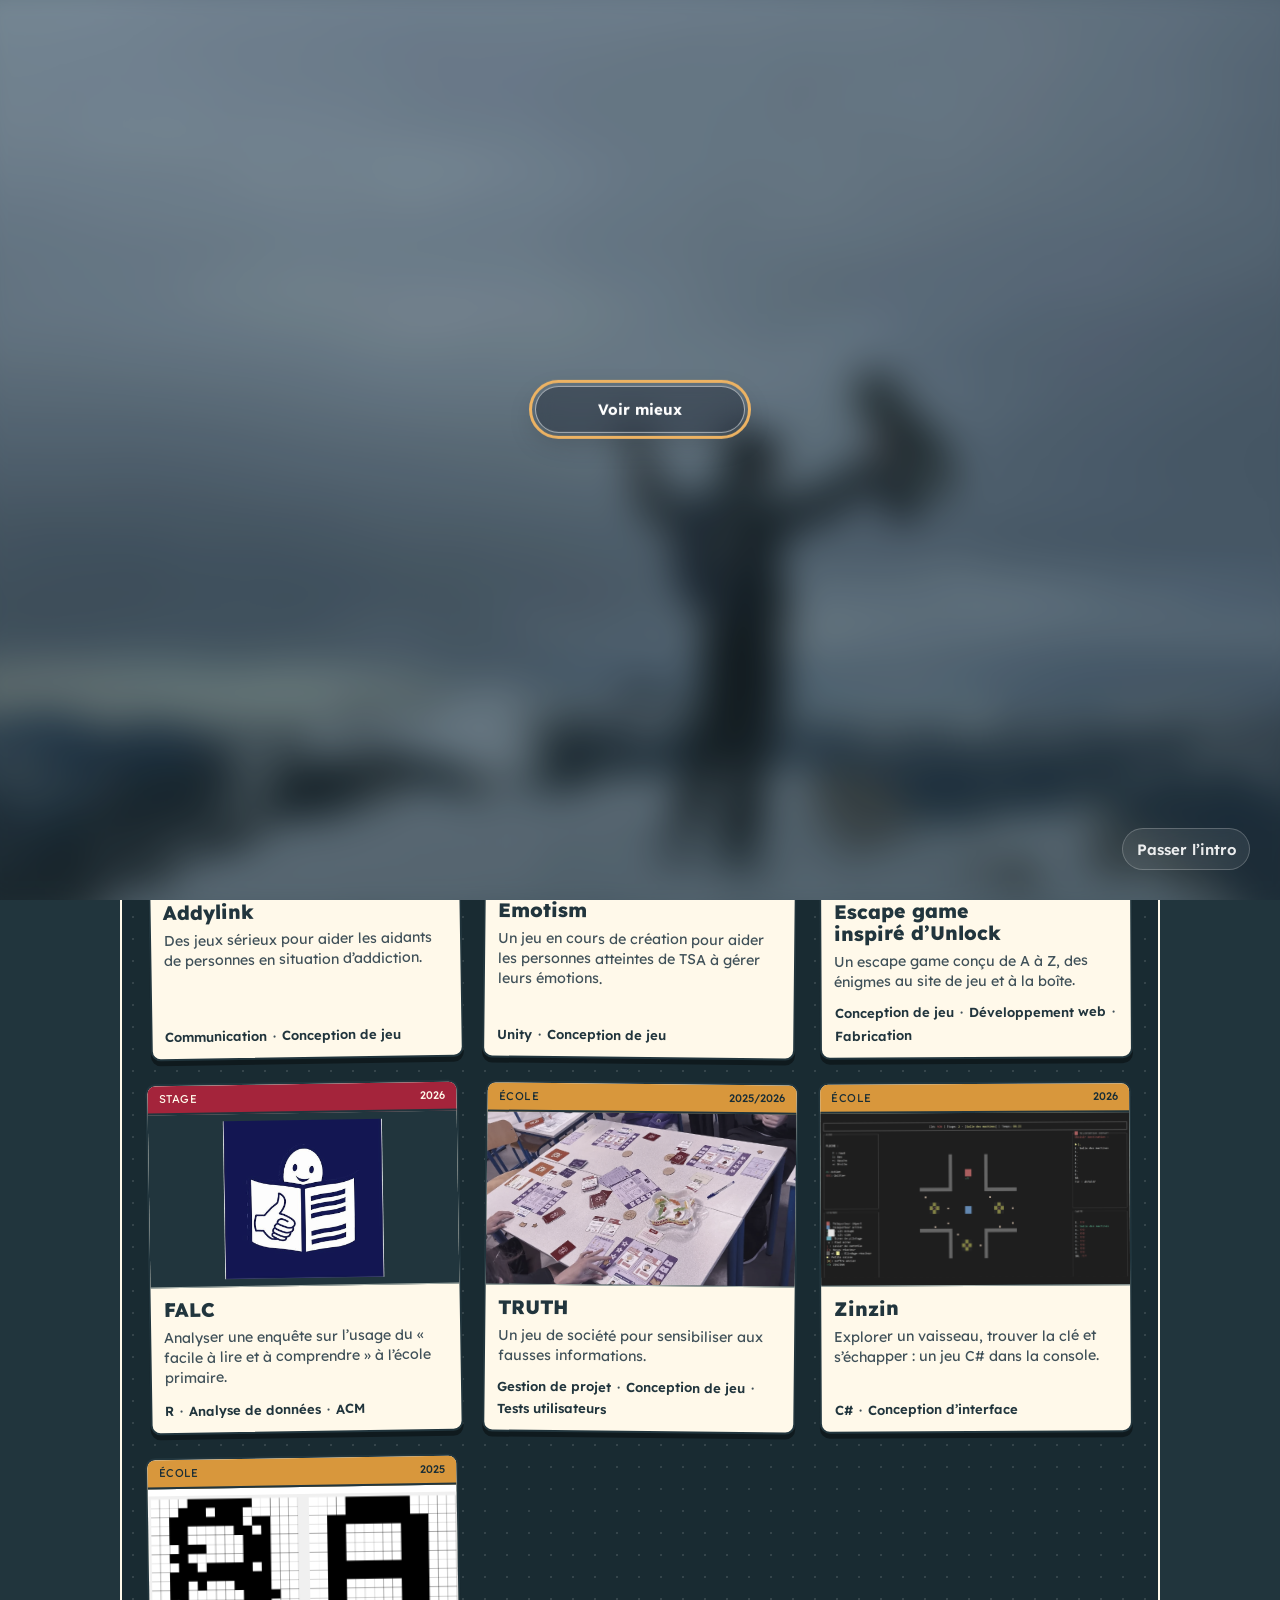
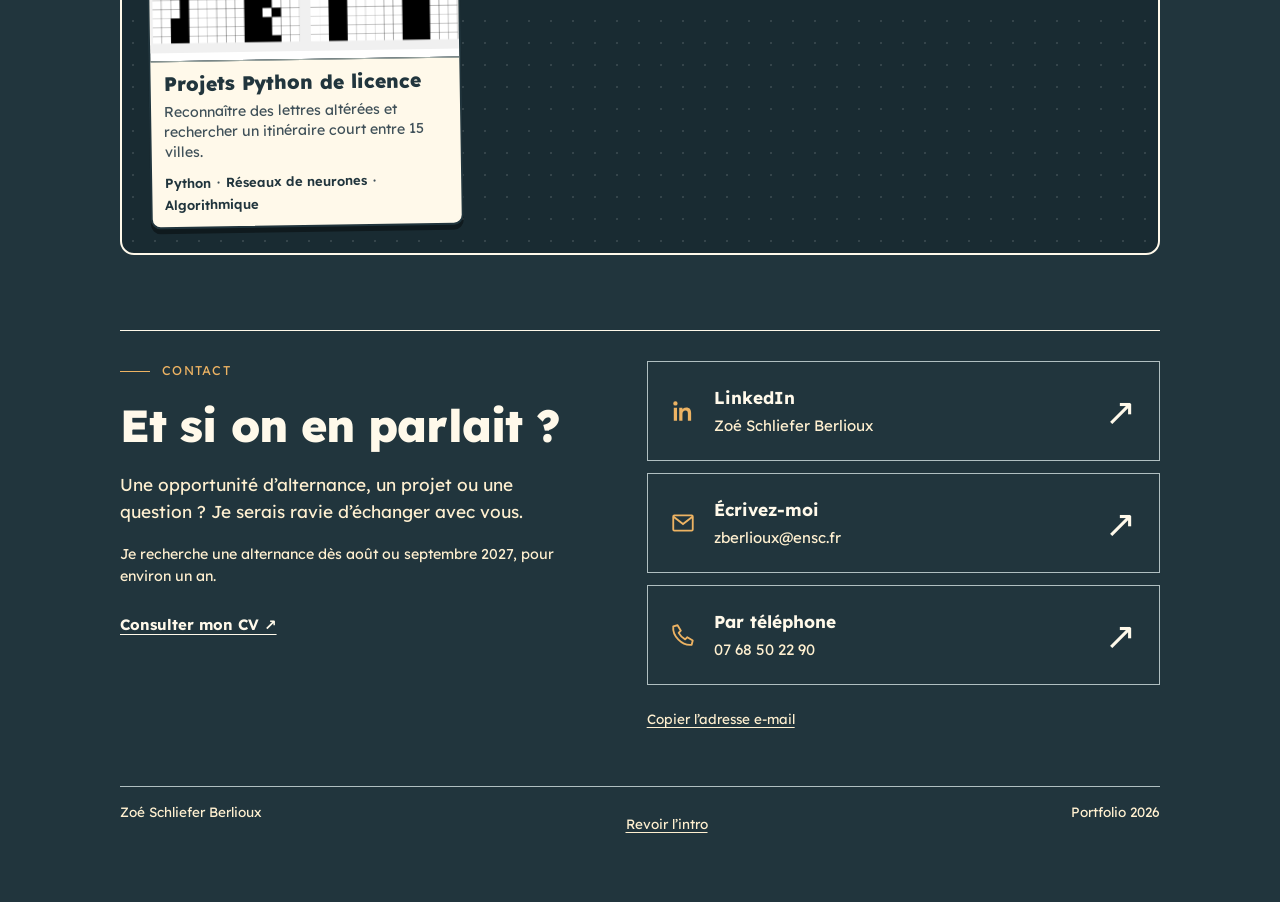
<file: index.html>
<!doctype html>
<html lang="fr" data-theme="dark">
  <head>
    <meta charset="utf-8" />
    <meta
      name="viewport"
      content="width=device-width,initial-scale=1,viewport-fit=cover"
    />
    <title>Zoé Schliefer Berlioux — Portfolio</title>
    <script>
      try {
        const now = new Date();
        const today = `${now.getFullYear()}-${now.getMonth() + 1}-${now.getDate()}`;
        if (localStorage.getItem("pf-intro-day") === today)
          document.documentElement.dataset.introSeen = "true";
      } catch (_) {}
    </script>
    <link rel="icon" type="image/png" href="assets/images/IconePage.png" />
    <link
      rel="stylesheet"
      href="https://fonts.googleapis.com/css2?family=Lexend:wght@400;600;700;800&display=swap"
    />
    <link rel="stylesheet" href="assets/css/styles.css" />
    <link rel="stylesheet" href="assets/css/intro.css" />

    <link rel="stylesheet" href="assets/css/accessibility.css" />
    <script src="assets/js/accessibility.js"></script>
    <meta
      name="description"
      content="Portfolio de Zoé Schliefer Berlioux, étudiante à l’ENSC. Projets, accessibilité et recherche d’alternance 2027/2028."
    />
    <meta property="og:title" content="Zoé Schliefer Berlioux — Portfolio" />
    <meta
      property="og:description"
      content="Portfolio de Zoé Schliefer Berlioux, étudiante à l’ENSC. Projets, accessibilité et recherche d’alternance 2027/2028."
    />
    <meta property="og:type" content="website" />
    <noscript
      ><style>
        .intro {
          display: none;
        }
        .hero h1::before {
          content: "Heyyy, je suis Zoé !";
        }
      </style></noscript
    >
    <!-- Image relative tant que l'adresse publique du portfolio n'est pas configuree. -->
    <meta property="og:image" content="assets/images/social/accueil.jpg?v=20261112" />
    <meta property="og:image:type" content="image/jpeg" />
    <meta property="og:image:width" content="1200" />
    <meta property="og:image:height" content="630" />
    <meta
      property="og:image:alt"
      content="Accueil du portfolio de Zoé Schliefer Berlioux"
    />
    <meta name="twitter:card" content="summary_large_image" />
    <meta name="twitter:image" content="assets/images/social/accueil.jpg?v=20261112" />
  </head>
  <body>
    <a class="skip-link" href="#top">Aller au contenu</a>
    <div class="intro" id="intro" aria-label="Écran d'accueil du portfolio">
      <div class="intro-shell">
        <div class="intro-main">
          <div class="intro-card" aria-live="polite">
            <p>
              Rendre le monde accessible, c’est dissiper le brouillard pour que
              chacun puisse atteindre le sommet.
            </p>
          </div>
          <div class="intro-stage" id="intro-stage">
            <button class="intro-btn" id="intro-reveal" type="button">
              Voir mieux
            </button>
            <span class="intro-arrow" aria-hidden="true">↓</span>
            <button class="intro-btn" id="intro-continue" type="button" hidden>
              Continuer
            </button>
          </div>
        </div>
        <a class="intro-skip" href="#top" id="intro-skip">Passer l’intro</a>
      </div>
    </div>

    <div class="wrap">
      <div class="top">
        <a class="brand" href="#top">Zoé Schliefer Berlioux</a>
        <button class="menu-toggle" id="menu-toggle" type="button" aria-expanded="false" aria-controls="mobile-navigation" aria-label="Ouvrir le menu">
          <span class="menu-bars" aria-hidden="true"><span></span><span></span><span></span></span>
        </button>
        <div class="navigation-panel" id="mobile-navigation">
        <nav aria-label="Sections">
          <a href="#projets">Projets</a>
          <!-- Page À propos conservée dans a-propos.html pour une reprise ultérieure. -->
          <a href="competences.html">Compétences</a>
          <a href="#contact">Contact</a>
        </nav>
        <details class="comfort" id="comfort">
          <summary>Confort de lecture</summary>
          <div class="panel">
            <button
              class="toggle"
              id="t-theme"
              type="button"
              aria-pressed="false"
            >
              Thème sombre
            </button>
            <button
              class="toggle"
              id="t-big"
              type="button"
              aria-pressed="false"
            >
              Texte plus grand
            </button>
            <button
              class="toggle"
              id="t-calm"
              type="button"
              aria-pressed="false"
            >
              Moins d'animations
            </button>
          </div>
        </details>
        </div>
      </div>

      <main id="main-content">
        <header class="hero" id="top" tabindex="-1">
          <div
            class="profile-photo"
            aria-label="Photo de Zoé Schliefer Berlioux"
          >
            <img
              src="assets/images/photo.png"
              alt="Portrait de Zoé Schliefer Berlioux"
              width="361"
              height="481"
            />
          </div>
          <div class="hero-text">
            <h1 id="greeting" aria-label="Heyyy, je suis Zoé !">
              <span id="greeting-prefix"></span><em id="greeting-name"></em
              ><span id="greeting-end"></span>
            </h1>
            <p class="lead">
              Étudiante en deuxième année à l’<abbr
                title="École nationale supérieure de cognitique"
                >ENSC</abbr
              >, je souhaite concevoir et développer des <strong>outils accessibles</strong>
              pour faciliter le quotidien des personnes en situation de
              handicap, en partant de <strong>leurs besoins</strong>.
            </p>
            <p class="lead alternance">
              Je recherche <strong>une alternance</strong> pour ma troisième année.
              <span class="hero-mobility">Dès août/septembre 2027 · Environ un an.</span>
            </p>
            <div class="cta" aria-label="Découvrir mon parcours">
              <a class="btn primary" href="#projets">Voir mes projets</a>
              <a
                class="btn"
                href="assets/documents/cv.pdf"
                target="_blank"
                rel="noopener"
                aria-label="Consulter mon CV (PDF, nouvel onglet)"
                >Consulter mon CV</a
              >
            </div>
            <div class="social-links">
              <a
                class="linkedin-link"
                href="https://www.linkedin.com/in/zoe-berlioux"
                target="_blank"
                rel="noopener"
              >
                <svg
                  class="linkedin-logo"
                  viewBox="0 0 24 24"
                  aria-hidden="true"
                >
                  <path
                    fill="currentColor"
                    d="M20.45 20.45h-3.56v-5.57c0-1.33-.03-3.04-1.85-3.04-1.85 0-2.14 1.45-2.14 2.95v5.66H9.34V9h3.42v1.56h.05c.48-.9 1.64-1.85 3.37-1.85 3.61 0 4.27 2.38 4.27 5.48v6.26zM5.32 7.43a2.06 2.06 0 1 1 0-4.12 2.06 2.06 0 0 1 0 4.12zM3.54 20.45H7.1V9H3.54v11.45z"
                  />
                </svg>
                <span>LinkedIn</span>
              </a>
              <a
                class="github-link"
                href="https://github.com/zoebelx"
                target="_blank"
                rel="noopener"
              >
                <svg class="github-logo" viewBox="0 0 24 24" aria-hidden="true">
                  <path
                    fill="currentColor"
                    d="M12 .5a12 12 0 0 0-3.79 23.39c.6.11.82-.26.82-.58v-2.04c-3.34.73-4.04-1.61-4.04-1.61-.55-1.39-1.34-1.76-1.34-1.76-1.09-.75.08-.74.08-.74 1.2.09 1.83 1.24 1.83 1.24 1.07 1.83 2.8 1.3 3.48.99.11-.77.42-1.3.76-1.6-2.67-.3-5.47-1.34-5.47-5.95 0-1.31.47-2.38 1.24-3.22-.12-.3-.54-1.52.12-3.17 0 0 1.01-.32 3.3 1.23a11.47 11.47 0 0 1 6 0c2.29-1.55 3.3-1.23 3.3-1.23.66 1.65.24 2.87.12 3.17.77.84 1.24 1.91 1.24 3.22 0 4.62-2.81 5.64-5.49 5.94.43.37.81 1.1.81 2.22v3.29c0 .32.22.69.83.57A12 12 0 0 0 12 .5z"
                  />
                </svg>
                <span>GitHub</span>
              </a>
            </div>
          </div>
        </header>

        <section class="projets" id="projets" aria-labelledby="projets-title">
          <div class="p-head">
            <h2 id="projets-title">Projets</h2>
          </div>
          <div class="project-tools" id="project-tools">
            <div class="mobile-filter-bar">
              <button type="button" id="filters-toggle" aria-expanded="false" aria-controls="project-filter-panel">Filtrer et trier</button>
              <button type="button" class="reset-filters" id="mobile-reset-filters" hidden>Réinitialiser</button>
            </div>
          <div class="project-filters" id="project-filter-panel">
            <div
              class="filters"
              role="group"
              aria-label="Catégorie de projet"
              id="filters"
            ></div>
            <label class="project-sort" for="project-sort"
              >Trier par
              <select id="project-sort">
                <option value="recent">Date · Plus récents</option>
                <option value="oldest">Date · Plus anciens</option>
                <option value="name">Nom · A à Z</option>
              </select>
            </label>
            <button
              class="reset-filters"
              id="reset-filters"
              type="button"
              hidden
            >
              Réinitialiser
            </button>
            <button type="button" id="filters-apply" class="btn primary">Afficher les projets</button>
          </div>
          </div>
          <div class="board">
            <p class="count" id="count" aria-live="polite"></p>
            <ul class="cards" id="cards"></ul>
            <noscript
              ><p>
                Pour les filtres et les démos, activez JavaScript. Les projets
                restent accessibles :
              </p>
              <ul>
                <li><a href="projets/falc.html">FALC</a></li>
                <li>
                  <a href="https://zoebelx.github.io/TRUTH_SiteWeb/">TRUTH</a>
                </li>
                <li><a href="projets/addylink.html">Addylink</a></li>
                <li><a href="projets/zinzin.html">Zinzin</a></li>
                <li><a href="projets/licence.html">Projets de licence</a></li>
                <li><a href="projets/escape.html">Escape game</a></li>
              </ul>
              <p>
                Emotism : projet Unity en cours, en équipe de huit, pour
                accompagner la gestion des émotions des personnes atteintes de TSA.
              </p></noscript
            >
            <p class="empty-projects" id="empty-projects" hidden>
              Aucun projet ne correspond à ces filtres. Choisis une autre
              catégorie ou réinitialise les filtres.
            </p>
          </div>
        </section>



        <section class="contact" id="contact" aria-labelledby="contact-title">
          <div class="contact-copy">
            <p class="contact-eyebrow">Contact</p>
            <h2 id="contact-title">Et si on en parlait&nbsp;?</h2>
            <p class="contact-intro">Une opportunité d’alternance, un projet ou une question&nbsp;? Je serais ravie d’échanger avec vous.</p>
            <p class="contact-availability">Je recherche une alternance dès août ou septembre 2027, pour environ un an.</p>
            <a class="contact-cv" href="assets/documents/cv.pdf" target="_blank" rel="noopener">Consulter mon CV <span aria-hidden="true">↗</span></a>
          </div>
          <div class="contact-channels">
            <a class="contact-card" href="https://www.linkedin.com/in/zoe-berlioux" target="_blank" rel="noopener noreferrer">
              <svg class="contact-icon" viewBox="0 0 24 24" fill="currentColor" aria-hidden="true"><path d="M5 3a2 2 0 1 0 0 4 2 2 0 0 0 0-4ZM3.5 9h3v12h-3V9Zm5 0h3v1.6c.6-1 1.7-1.9 3.5-1.9 3.2 0 4.5 2 4.5 5.1V21h-3v-6.5c0-1.8-.6-2.9-2.2-2.9-1.7 0-2.8 1.2-2.8 3V21h-3V9Z"/></svg>
              <span class="contact-card-copy"><strong>LinkedIn</strong><span>Zoé Schliefer Berlioux</span></span>
              <span class="contact-arrow" aria-hidden="true">↗</span>
            </a>
            <a class="contact-card" id="email-open" href="mailto:zberlioux@ensc.fr" aria-haspopup="dialog">
              <svg class="contact-icon" viewBox="0 0 24 24" fill="none" stroke="currentColor" stroke-width="1.7" aria-hidden="true"><rect x="3" y="5" width="18" height="14" rx="1"/><path d="m3 6 9 7 9-7"/></svg>
              <span class="contact-card-copy"><strong>Écrivez-moi</strong><span id="addr">zberlioux@ensc.fr</span></span>
              <span class="contact-arrow" aria-hidden="true">↗</span>
            </a>
            <a class="contact-card" href="tel:+33768502290">
              <svg class="contact-icon" viewBox="0 0 24 24" fill="none" stroke="currentColor" stroke-width="1.7" stroke-linejoin="round" aria-hidden="true"><path d="m7 3 3 5-2 2a15 15 0 0 0 6 6l2-2 5 3-1 4C11 22 2 13 3 4l4-1Z"/></svg>
              <span class="contact-card-copy"><strong>Par téléphone</strong><span>07 68 50 22 90</span></span>
              <span class="contact-arrow" aria-hidden="true">↗</span>
            </a>
            <div class="contact-copy-address"><button id="copy" type="button">Copier l’adresse e-mail</button><span class="copied" id="copied" role="status"></span></div>
          </div>
        </section>
      </main>
      <footer>
        <span>Zoé Schliefer Berlioux</span><button type="button" id="intro-replay">Revoir l’intro</button><span>Portfolio 2026</span>
      </footer>
    </div>

    <dialog id="detail" aria-labelledby="d-title">
      <div class="sheet">
        <div class="d-top">
          <span class="mono d-fam" id="d-fam"></span>
          <button
            class="close"
            id="d-close"
            type="button"
            aria-label="Fermer la fiche"
          >
            <svg width="14" height="14" viewBox="0 0 14 14" aria-hidden="true">
              <path
                d="M2 2l10 10M12 2L2 12"
                stroke="currentColor"
                stroke-width="2"
                stroke-linecap="round"
                fill="none"
              />
            </svg>
          </button>
        </div>
        <div class="d-body">
          <div class="d-intro">
            <div class="d-heading">
              <div class="d-title-row">
                <h2 id="d-title"></h2>
                <img id="d-logo" alt="" hidden />
              </div>
              <p id="d-tag"></p>
            </div>
            <figure class="d-art" id="d-art"></figure>
          </div>
          <section class="d-role" aria-labelledby="d-role-title">
            <h3 id="d-role-title">Ma contribution</h3>
            <div id="d-role"></div>
          </section>
          <p class="d-meta" id="d-meta"></p>
          <p class="d-note" id="d-note" hidden></p>
          <div class="d-actions">
          <a
            class="btn primary d-link"
            id="d-link"
            target="_blank"
            rel="noopener"
            hidden
            >Voir le projet</a
          >
          <a class="btn d-link" id="d-secondary-link" target="_blank" rel="noopener noreferrer" hidden></a>
          </div>
        </div>
        <div class="d-nav">
          <button
            type="button"
            id="d-prev"
            aria-label="Projet précédent"
            aria-keyshortcuts="ArrowLeft"
            title="Flèche gauche ou geste horizontal au pavé tactile"
          >
            <span aria-hidden="true">←</span>
          </button>
          <span class="d-position" id="d-position" aria-live="polite"></span>
          <button
            type="button"
            id="d-next"
            aria-label="Projet suivant"
            aria-keyshortcuts="ArrowRight"
            title="Flèche droite ou geste horizontal au pavé tactile"
          >
            <span aria-hidden="true">→</span>
          </button>
        </div>
      </div>
    </dialog>

    <dialog id="email-dialog" aria-labelledby="email-title">
      <form method="dialog"><button class="email-close" aria-label="Fermer">Fermer &times;</button></form>
      <h2 id="email-title">&Eacute;crivez-moi</h2>
      <p>Choisissez votre messagerie : mon adresse sera d&eacute;j&agrave; renseign&eacute;e.</p>
      <p><strong>zberlioux@ensc.fr</strong></p>
      <div class="email-options">
        <a href="https://mail.google.com/mail/?view=cm&amp;fs=1&amp;to=zberlioux%40ensc.fr" target="_blank" rel="noopener noreferrer">Ouvrir Gmail &nearr;</a>
        <a href="https://outlook.live.com/mail/0/deeplink/compose?to=zberlioux%40ensc.fr" target="_blank" rel="noopener noreferrer">Ouvrir Outlook &nearr;</a>
        <a href="mailto:zberlioux@ensc.fr">Utiliser mon application e-mail</a>
      </div>
    </dialog>
    <script src="assets/js/navigation.js"></script>
    <script src="assets/js/main.js"></script>
  </body>
</html>
</file>
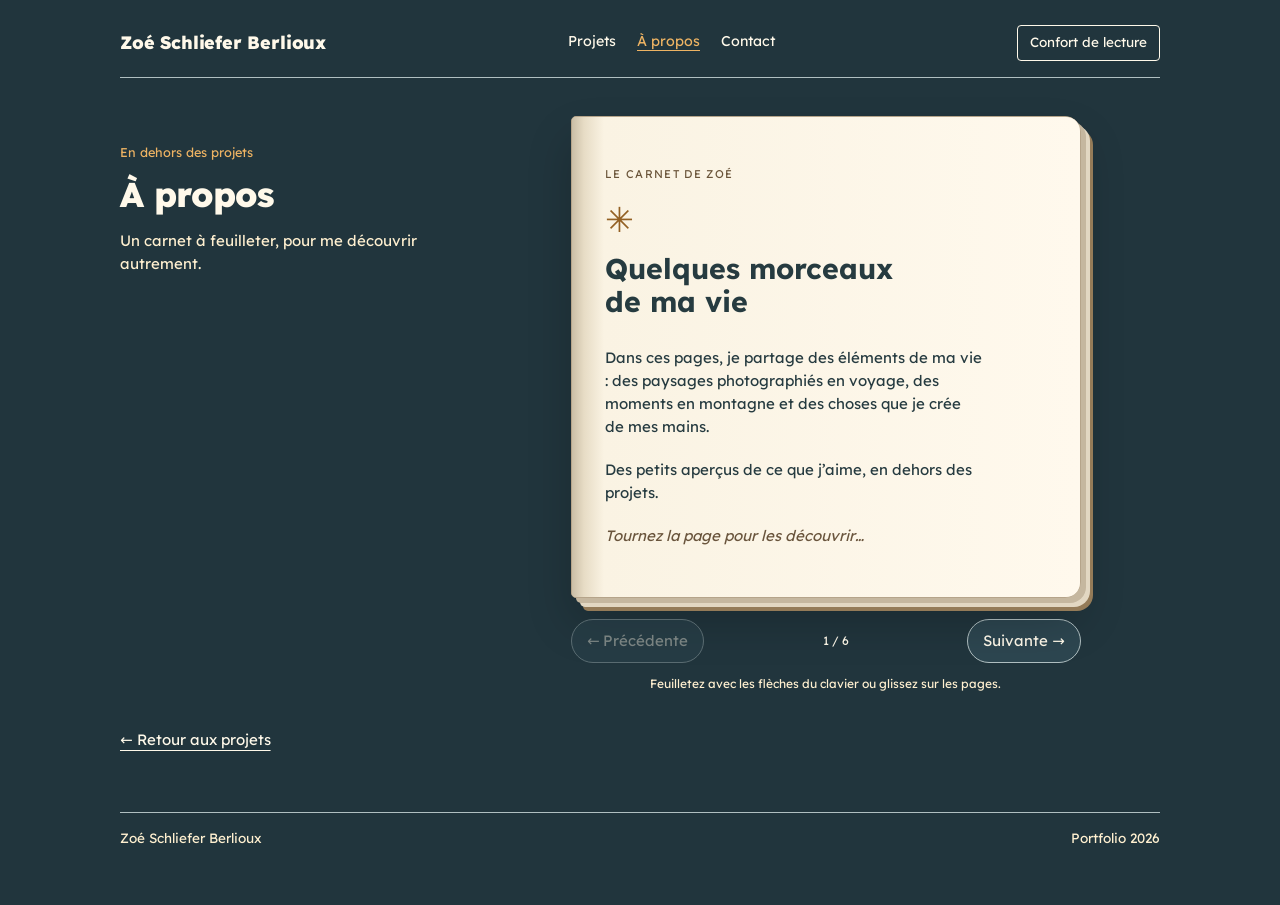
<file: a-propos.html>
<!doctype html>
<html lang="fr" data-theme="dark">
  <head>
    <meta charset="utf-8" />
    <meta name="viewport" content="width=device-width,initial-scale=1,viewport-fit=cover" />
    <title>À propos — Zoé Schliefer Berlioux</title>
    <meta name="description" content="Un carnet en images : montagne, voyages, photographie et créations personnelles de Zoé Schliefer Berlioux." />
    <link rel="icon" type="image/png" href="assets/images/IconePage.png" />
    <link rel="stylesheet" href="https://fonts.googleapis.com/css2?family=Lexend:wght@400;600;700;800&display=swap" />
    <link rel="stylesheet" href="assets/css/styles.css" />
    <link rel="stylesheet" href="assets/css/about.css" />
    <link rel="stylesheet" href="assets/css/accessibility.css" />
    <script src="assets/js/accessibility.js"></script>
  </head>
  <body>
    <a class="skip-link" href="#main-content">Aller au contenu</a>
    <div class="wrap">
      <div class="top">
        <a class="brand" href="index.html#top">Zoé Schliefer Berlioux</a>
        <nav aria-label="Sections">
          <a href="index.html#projets">Projets</a>
          <a href="a-propos.html" aria-current="page">À propos</a>
          <a href="index.html#contact">Contact</a>
        </nav>
        <details class="comfort" id="comfort">
          <summary>Confort de lecture</summary>
          <div class="panel">
            <button
              class="toggle"
              id="t-theme"
              type="button"
              aria-pressed="false"
            >
              Thème sombre
            </button>
            <button
              class="toggle"
              id="t-big"
              type="button"
              aria-pressed="false"
            >
              Texte plus grand
            </button>
            <button
              class="toggle"
              id="t-calm"
              type="button"
              aria-pressed="false"
            >
              Moins d'animations
            </button>
          </div>
        </details>
      </div>

      <main id="main-content" class="journal-page" tabindex="-1">
        <header class="journal-heading">
          <p class="journal-eyebrow">En dehors des projets</p>
          <h1>À propos</h1>
          <p>Un carnet à feuilleter, pour me découvrir autrement.</p>
        </header>
        <section class="notebook" aria-label="Carnet personnel" tabindex="0">
          <div class="book-pages">
            <article class="book-intro book-page" aria-label="Première page">
              <p class="book-kicker">Le carnet de Zoé</p>
              <span class="book-mark" aria-hidden="true">✳</span>
              <h2>Quelques morceaux<br />de ma vie</h2>
              <p>Dans ces pages, je partage des éléments de ma vie : des paysages photographiés en voyage, des moments en montagne et des choses que je crée de mes mains.</p>
              <p>Des petits aperçus de ce que j’aime, en dehors des projets.</p>
              <p class="book-invitation">Tournez la page pour les découvrir…</p>
            </article>
          <figure class="book-page journal-entry journal-mountain">
            <a class="journal-image" href="assets/images/montagne.JPEG" target="_blank" rel="noopener" aria-label="Agrandir : Prendre de la hauteur (nouvel onglet)">
              <img src="assets/images/montagne.JPEG" alt="Sur un sommet enneigé, les raquettes levées." fetchpriority="high" />
              <span class="journal-expand" aria-hidden="true">↗</span>
            </a>
            <figcaption><span class="journal-number" aria-hidden="true">01</span><div><h2>Prendre de la hauteur</h2><p>Ski, escalade, randonnée : la montagne fait partie de mes échappées.</p></div></figcaption>
          </figure>
          <figure class="book-page journal-entry journal-ocean">
            <a class="journal-image" href="assets/images/about/ocean.jpeg" target="_blank" rel="noopener" aria-label="Agrandir : L’océan en douceur (nouvel onglet)">
              <img src="assets/images/about/ocean.jpeg" alt="Des surfeurs dans l’océan sous un ciel rose et bleu." loading="lazy" />
              <span class="journal-expand" aria-hidden="true">↗</span>
            </a>
            <figcaption><span class="journal-number" aria-hidden="true">02</span><div><h2>L’océan en douceur</h2><p>Garder une trace de ce que je vois, appareil en main.</p></div></figcaption>
          </figure>
          <figure class="book-page journal-entry journal-desert">
            <a class="journal-image" href="assets/images/about/desert.jpeg" target="_blank" rel="noopener" aria-label="Agrandir : Des lignes dans le sable (nouvel onglet)">
              <img src="assets/images/about/desert.jpeg" alt="Dunes orangées, traces de pas et dromadaires au loin." loading="lazy" />
              <span class="journal-expand" aria-hidden="true">↗</span>
            </a>
            <figcaption><span class="journal-number" aria-hidden="true">03</span><div><h2>Des lignes dans le sable</h2><p>Voyager et prendre le temps de regarder.</p></div></figcaption>
          </figure>
          <figure class="book-page journal-entry journal-wood">
            <a class="journal-image" href="assets/images/about/creation-bois.jpeg" target="_blank" rel="noopener" aria-label="Agrandir : Un cadeau fait main (nouvel onglet)">
              <img src="assets/images/about/creation-bois.jpeg" alt="Boîte en bois découpé et gravé, avec un couvercle coulissant." loading="lazy" />
              <span class="journal-expand" aria-hidden="true">↗</span>
            </a>
            <figcaption><span class="journal-number" aria-hidden="true">04</span><div><h2>Un cadeau fait main</h2><p>Une boîte en bois, imaginée et fabriquée pour offrir.</p></div></figcaption>
          </figure>
          <figure class="book-page journal-entry journal-puzzle">
            <a class="journal-image" href="assets/images/about/puzzle.jpeg" target="_blank" rel="noopener" aria-label="Agrandir : Pièce après pièce (nouvel onglet)">
              <img src="assets/images/about/puzzle.jpeg" alt="Grand puzzle de paysage de montagne en cours sur une table." loading="lazy" />
              <span class="journal-expand" aria-hidden="true">↗</span>
            </a>
            <figcaption><span class="journal-number" aria-hidden="true">05</span><div><h2>Pièce après pièce</h2><p>Prendre le temps de chercher et de voir l’image se construire.</p></div></figcaption>
          </figure>
          </div>
          <div class="book-controls" hidden>
            <button type="button" id="book-prev" aria-label="Page précédente">← <span>Précédente</span></button>
            <span id="book-status" role="status" aria-live="polite" aria-atomic="true"></span>
            <button type="button" id="book-next" aria-label="Page suivante"><span>Suivante</span> →</button>
          </div>
          <p class="book-help" hidden>Feuilletez avec les flèches du clavier ou glissez sur les pages.</p>
        </section>
        <a class="journal-return" href="index.html#projets">← Retour aux projets</a>
      </main>
      <footer><span>Zoé Schliefer Berlioux</span><span>Portfolio 2026</span></footer>
    </div>
    <script src="assets/js/notebook.js"></script>
  </body>
</html>
</file>
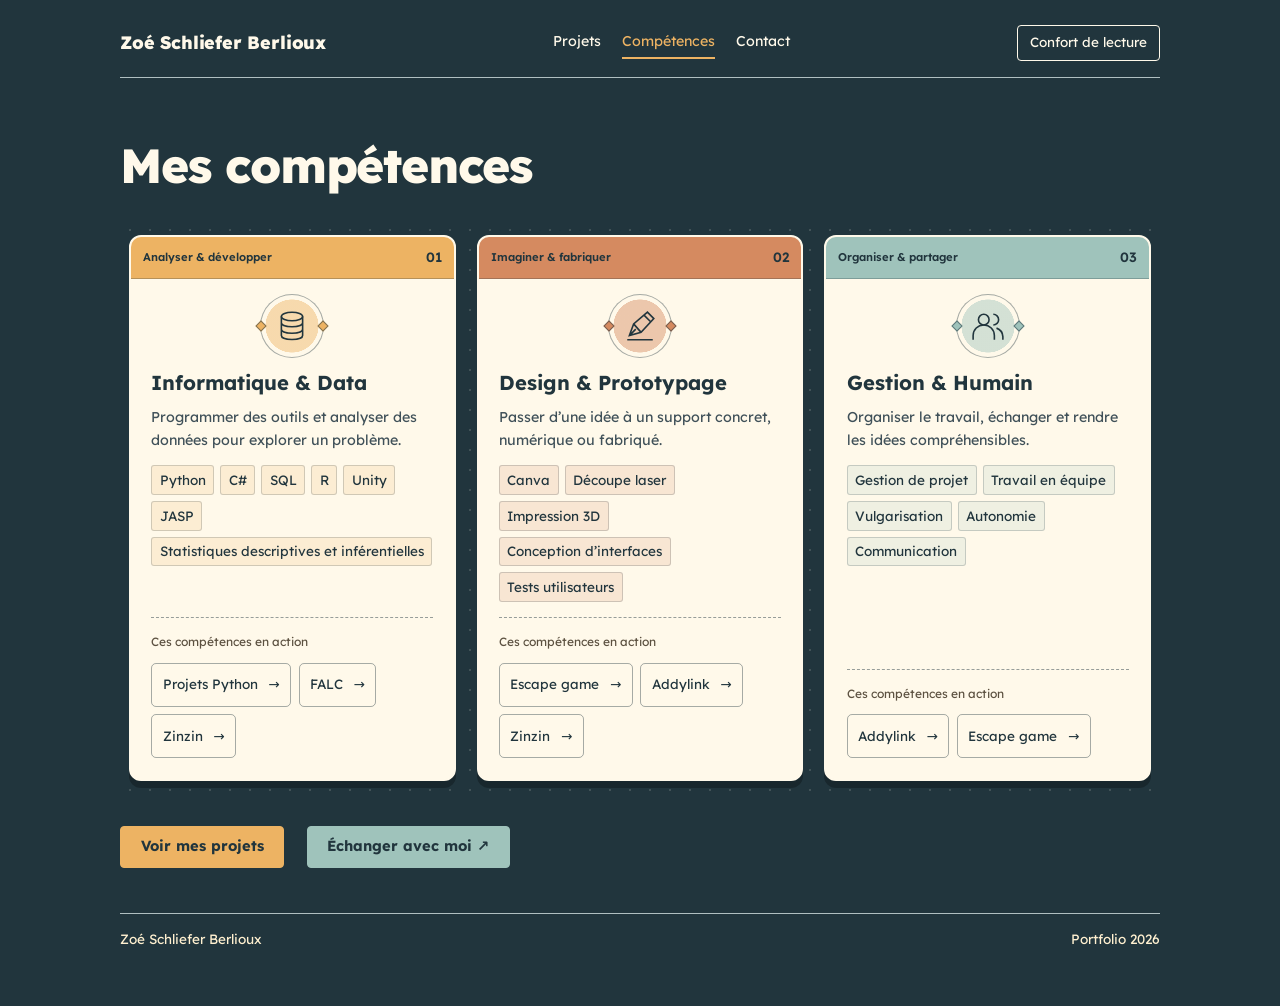
<file: competences.html>
<!doctype html>
<html lang="fr" data-theme="dark">
  <head>
    <meta charset="utf-8" />
    <meta name="viewport" content="width=device-width,initial-scale=1,viewport-fit=cover" />
    <title>Compétences — Zoé Schliefer Berlioux</title>
    <meta name="description" content="Mes compétences en informatique et analyse de données, design et prototypage, gestion de projet et travail en équipe." />
    <link rel="icon" type="image/png" href="assets/images/IconePage.png" />
    <link rel="stylesheet" href="https://fonts.googleapis.com/css2?family=Lexend:wght@400;600;700;800&amp;display=swap" />
    <link rel="stylesheet" href="assets/css/styles.css" />
    <link rel="stylesheet" href="assets/css/competences.css" />
    <link rel="stylesheet" href="assets/css/accessibility.css" />
    <script src="assets/js/accessibility.js"></script>
  </head>
  <body>
    <a class="skip-link" href="#main-content">Aller au contenu</a>
    <div class="wrap">
      <div class="top">
        <a class="brand" href="index.html#top">Zoé Schliefer Berlioux</a>
        <button class="menu-toggle" id="menu-toggle" type="button" aria-expanded="false" aria-controls="mobile-navigation" aria-label="Ouvrir le menu">
          <span class="menu-bars" aria-hidden="true"><span></span><span></span><span></span></span>
        </button>
        <div class="navigation-panel" id="mobile-navigation">
        <nav aria-label="Sections">
          <a href="index.html#projets">Projets</a>
          <!-- Page À propos conservée dans a-propos.html pour une reprise ultérieure. -->
          <a href="competences.html" aria-current="page">Compétences</a>
          <a href="index.html#contact">Contact</a>
        </nav>
        <details class="comfort" id="comfort">
          <summary>Confort de lecture</summary>
          <div class="panel">
            <button
              class="toggle"
              id="t-theme"
              type="button"
              aria-pressed="false"
            >
              Thème sombre
            </button>
            <button
              class="toggle"
              id="t-big"
              type="button"
              aria-pressed="false"
            >
              Texte plus grand
            </button>
            <button
              class="toggle"
              id="t-calm"
              type="button"
              aria-pressed="false"
            >
              Moins d'animations
            </button>
          </div>
        </details>
        </div>
      </div>

      <main id="main-content" class="skills-page" tabindex="-1">
        <header class="skills-heading">
          <h1>Mes compétences</h1>
        </header>
        <div class="skills-grid">
          <section class="skill-domain domain-data" aria-labelledby="data-title">
            <div class="domain-band"><span>Analyser &amp; développer</span><span aria-hidden="true">01</span></div>
            <div class="domain-symbol" aria-hidden="true"><svg viewBox="0 0 32 32" fill="none" stroke="currentColor" stroke-width="1.5"><ellipse cx="16" cy="7" rx="10" ry="4"/><path d="M6 7v18c0 5 20 5 20 0V7M6 13c0 5 20 5 20 0M6 19c0 5 20 5 20 0"/></svg></div>
            <h2 id="data-title">Informatique &amp; Data</h2>
            <p class="domain-description">Programmer des outils et analyser des données pour explorer un problème.</p>
            <ul class="skills-list" aria-label="Outils et méthodes en informatique et données">
              <li>Python</li><li>C#</li><li>SQL</li><li>R</li><li>Unity</li><li>JASP</li><li>Statistiques descriptives et inférentielles</li>
            </ul>
            <div class="skills-evidence"><h3>Ces compétences en action</h3><a href="projets/licence.html" aria-label="Découvrir le projet Projets Python">Projets Python <span aria-hidden="true">→</span></a><a href="projets/falc.html" aria-label="Découvrir le projet FALC">FALC <span aria-hidden="true">→</span></a><a href="projets/zinzin.html" aria-label="Découvrir le projet Zinzin">Zinzin <span aria-hidden="true">→</span></a></div>
          </section>
          <section class="skill-domain domain-design" aria-labelledby="design-title">
            <div class="domain-band"><span>Imaginer &amp; fabriquer</span><span aria-hidden="true">02</span></div>
            <div class="domain-symbol" aria-hidden="true"><svg viewBox="0 0 32 32" fill="none" stroke="currentColor" stroke-width="1.5"><path d="m6 25 4-11L23 3l6 6-12 13-11 3ZM10 14l7 8M20 6l6 6M6 25l6-6M4 29h24"/></svg></div>
            <h2 id="design-title">Design &amp; Prototypage</h2>
            <p class="domain-description">Passer d’une idée à un support concret, numérique ou fabriqué.</p>
            <ul class="skills-list" aria-label="Outils de design et de prototypage">
              <li>Canva</li><li>Découpe laser</li><li>Impression 3D</li><li>Conception d’interfaces</li><li>Tests utilisateurs</li>
            </ul>
            <div class="skills-evidence"><h3>Ces compétences en action</h3><a href="projets/escape.html" aria-label="Découvrir le projet Escape game">Escape game <span aria-hidden="true">→</span></a><a href="projets/addylink.html" aria-label="Addylink : fabrication et tests utilisateurs" title="Fabrication et tests utilisateurs">Addylink <span aria-hidden="true">→</span></a><a href="projets/zinzin.html" aria-label="Zinzin : conception d’interfaces" title="Conception d’interfaces">Zinzin <span aria-hidden="true">→</span></a></div>
          </section>
          <section class="skill-domain domain-human" aria-labelledby="human-title">
            <div class="domain-band"><span>Organiser &amp; partager</span><span aria-hidden="true">03</span></div>
            <div class="domain-symbol" aria-hidden="true"><svg viewBox="0 0 32 32" fill="none" stroke="currentColor" stroke-width="1.5"><circle cx="12" cy="10" r="5"/><path d="M2 29v-4a10 10 0 0 1 20 0v4M21 5a5 5 0 0 1 0 10M24 18a9 9 0 0 1 6 8v3"/></svg></div>
            <h2 id="human-title">Gestion &amp; Humain</h2>
            <p class="domain-description">Organiser le travail, échanger et rendre les idées compréhensibles.</p>
            <ul class="skills-list" aria-label="Compétences de gestion et de travail avec les autres">
              <li>Gestion de projet</li><li>Travail en équipe</li><li>Vulgarisation</li><li>Autonomie</li><li>Communication</li>
            </ul>
            <div class="skills-evidence"><h3>Ces compétences en action</h3><a href="projets/addylink.html" aria-label="Découvrir le projet Addylink">Addylink <span aria-hidden="true">→</span></a><a href="projets/escape.html" aria-label="Découvrir le projet Escape game">Escape game <span aria-hidden="true">→</span></a></div>
          </section>
        </div>
        <div class="skills-bottom"><a class="btn primary" href="index.html#projets">Voir mes projets</a><a class="btn skills-contact" href="index.html#contact">Échanger avec moi ↗</a></div>
      </main>
      <footer><span>Zoé Schliefer Berlioux</span><span>Portfolio 2026</span></footer>
    </div>
    <script src="assets/js/navigation.js"></script>
  </body>
</html>
</file>
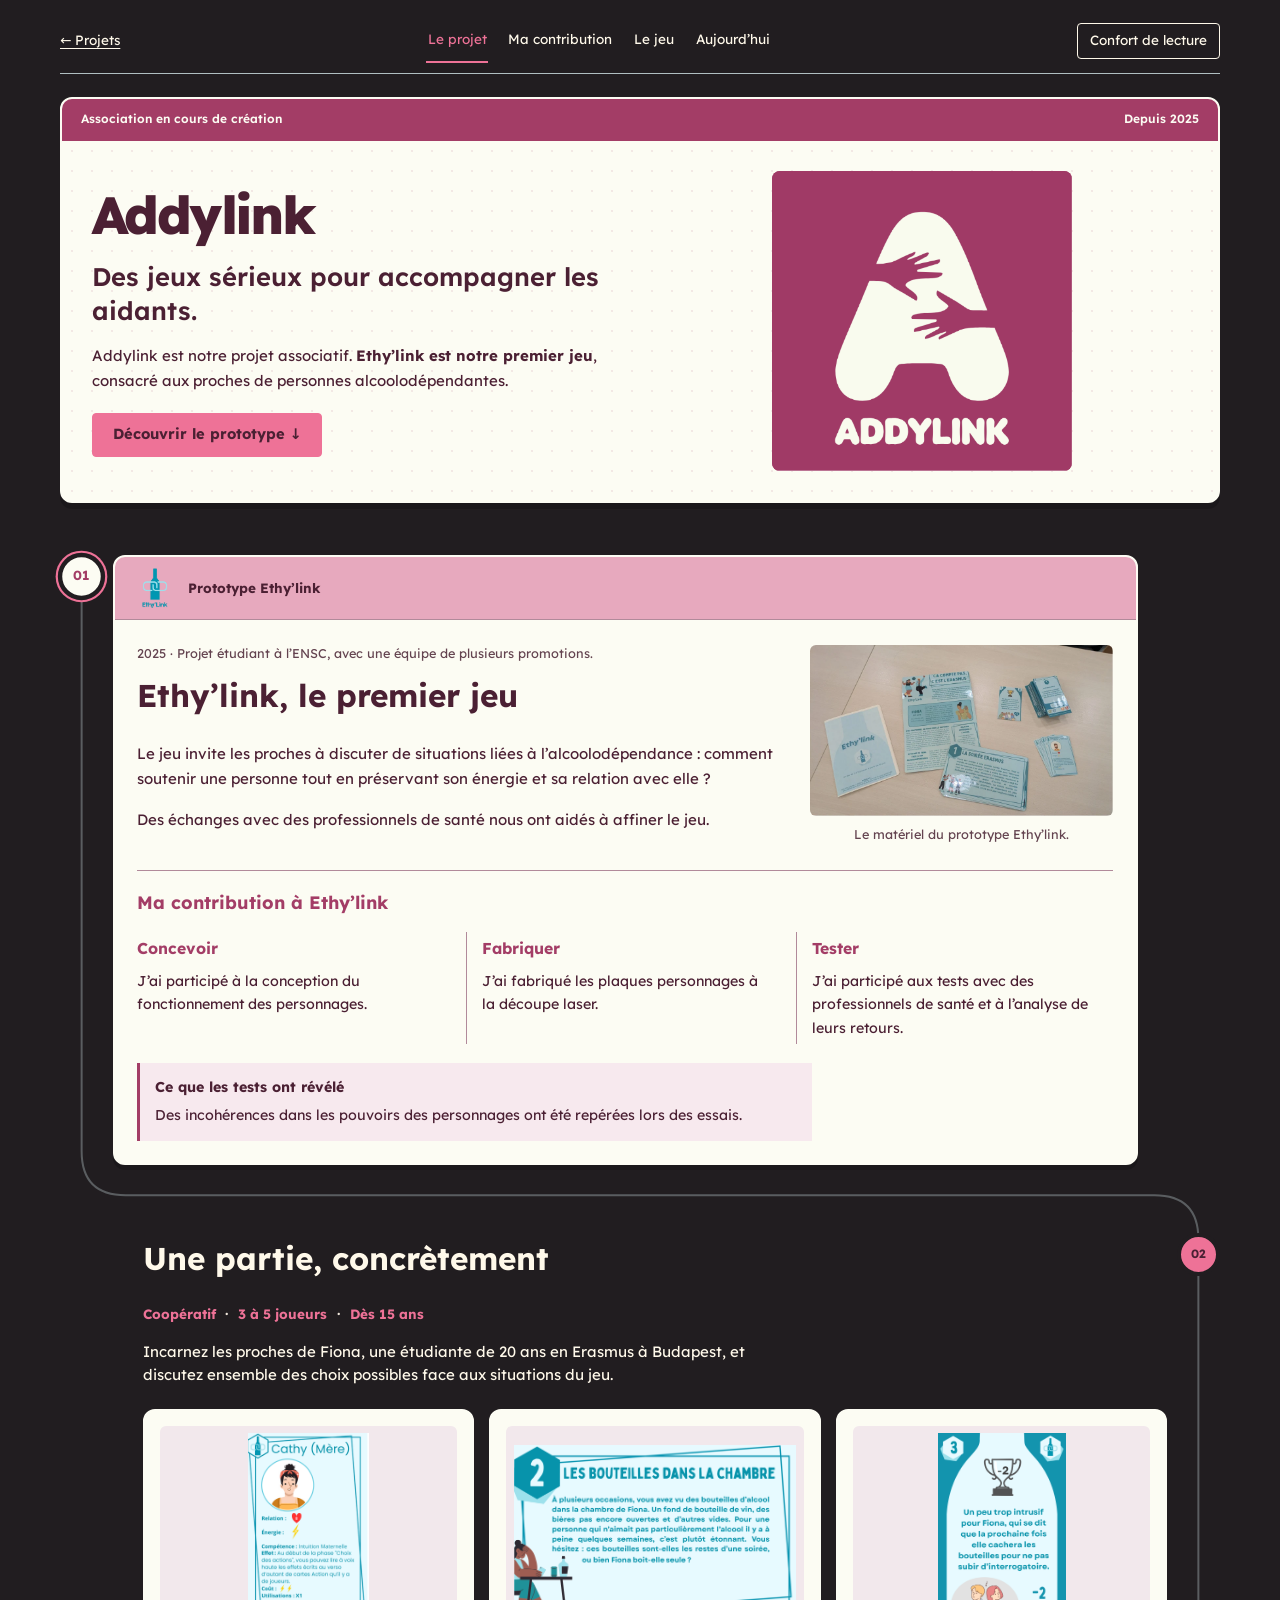
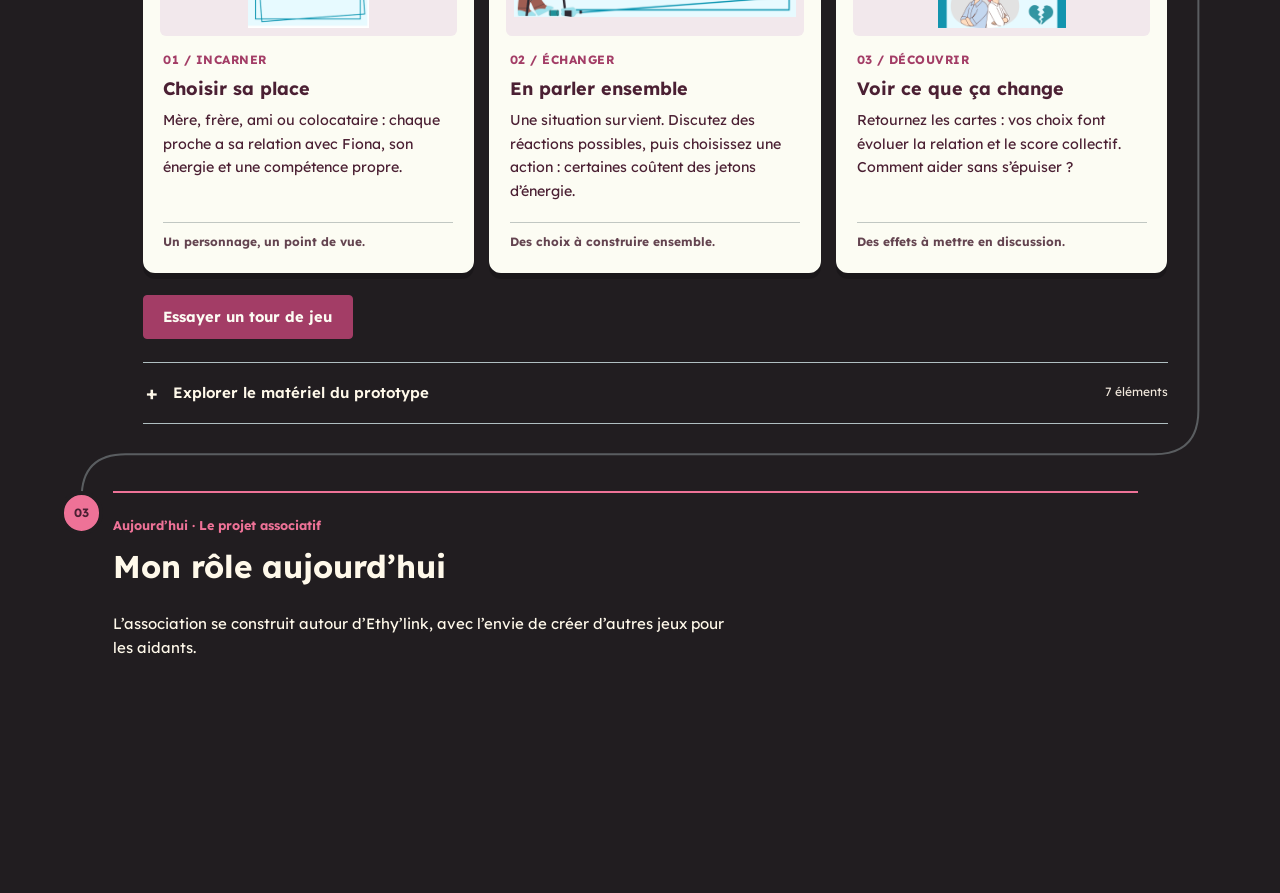
<file: projets/addylink.html>
<!doctype html>
<html lang="fr" data-theme="dark">
  <head>
    <meta charset="utf-8" />
    <meta name="viewport" content="width=device-width,initial-scale=1" />
    <title>Addylink — Jeux de société et sensibilisation aux addictions</title>
    <link rel="icon" href="../assets/images/IconePage.png" />
    <link
      rel="stylesheet"
      href="https://fonts.googleapis.com/css2?family=Lexend:wght@400;600;700;800&display=swap"
    />
    <link rel="stylesheet" href="../assets/css/styles.css" />
    <link rel="stylesheet" href="../assets/css/project.css" />
    <link rel="stylesheet" href="../assets/css/addylink.css" />
    <link rel="stylesheet" href="../assets/css/game-demo.css?v=steps-3" />
    <link rel="stylesheet" href="../assets/css/accessibility.css" />
    <script src="../assets/js/accessibility.js"></script>
    <meta
      name="description"
      content="Addylink : un projet d’association pour développer des jeux sérieux destinés aux aidants de personnes en situation d’addiction."
    />
    <meta
      property="og:title"
      content="Addylink — Jeux de société et sensibilisation aux addictions"
    />
    <meta
      property="og:description"
      content="Addylink : un projet d’association pour développer des jeux sérieux destinés aux aidants de personnes en situation d’addiction."
    />
    <meta property="og:type" content="website" />
    <!-- Image relative tant que l'adresse publique du portfolio n'est pas configuree. -->
    <meta property="og:image" content="../assets/images/social/addylink.jpg?v=20261112" />
    <meta property="og:image:type" content="image/jpeg" />
    <meta property="og:image:width" content="1200" />
    <meta property="og:image:height" content="630" />
    <meta
      property="og:image:alt"
      content="Addylink et le prototype Ethy’link"
    />
    <meta name="twitter:card" content="summary_large_image" />
    <meta name="twitter:image" content="../assets/images/social/addylink.jpg?v=20261112" />
    <link rel="stylesheet" href="../assets/css/addylink-light.css" />
    <link rel="stylesheet" href="../assets/css/project-navigation.css" />
    <link rel="stylesheet" href="../assets/css/addylink-refined.css?v=play-2" />
    <link rel="stylesheet" href="../assets/css/addylink-brand.css" />
  </head>
  <body class="addylink-theme">
    <a class="skip-link" href="#main-content">Aller au contenu</a>

    <main
      id="main-content"
      tabindex="-1"
      class="wrap project-page association-page"
    >
      <div class="preview-sticky">
        <a class="back-link" href="../index.html#projets" aria-label="Retour aux projets">← Projets</a>
      <nav class="preview-nav" aria-label="Dans ce projet"><a href="#apercu">Le projet</a><a href="#contribution">Ma contribution</a><a href="#jouer">Le jeu</a><a href="#suite">Aujourd’hui</a></nav>
        <details class="comfort" id="comfort">
          <summary>Confort de lecture</summary>
          <div class="panel">
            <button
              class="toggle"
              id="t-theme"
              type="button"
              aria-pressed="false"
            >
              Thème sombre
            </button>
            <button
              class="toggle"
              id="t-big"
              type="button"
              aria-pressed="false"
            >
              Texte plus grand
            </button>
            <button
              class="toggle"
              id="t-calm"
              type="button"
              aria-pressed="false"
            >
              Moins d'animations
            </button>
          </div>
        </details>
      </div>
      <header class="project-heading" id="apercu">
        <div class="association-band"><span>Association en cours de création</span><span>Depuis 2025</span></div>
        <div class="association-hero-body"><div>
        <h1>Addylink</h1>
        <p class="project-subtitle">
          Des jeux sérieux pour accompagner les aidants.
        </p>
        <p class="association-intro">
          Addylink est notre projet associatif.
          <strong>Ethy’link est notre premier jeu</strong>, consacré aux
          proches de personnes alcoolodépendantes.
        </p>
        <a class="btn primary" href="#prototype">Découvrir le prototype ↓</a>
        </div><figure class="association-hero-photo">
          <div class="association-brand-crop"><img src="../assets/images/addylink-identite.png" alt="Logo Addylink : un A formé de deux mains tendues l’une vers l’autre, sur fond bordeaux." width="1422" height="2000" /></div>
        </figure></div>
      </header>

      <div class="project-journey">
        <div class="journey-chapter" id="prototype">
          <span class="journey-marker" aria-hidden="true">01</span>
          <section
            class="project-section prototype-section"
            aria-labelledby="etylink"
          >
            <div class="prototype-band">
              <img
                class="ethy-logo"
                src="../assets/images/ethylink/logo.png"
                alt="Logo Ethy’link : une bouteille et deux maillons dans un hexagone"
                width="64"
                height="64"
              />
              <span>Prototype Ethy’link</span>
            </div>
            <div class="prototype-copy">
              <p class="prototype-origin">2025 · Projet étudiant à l’ENSC, avec une équipe de plusieurs promotions.</p>
              <h2 id="etylink">Ethy’link, le premier jeu</h2>
              <p>
                Le jeu invite les proches à discuter de situations liées à
                l’alcoolodépendance : comment soutenir une personne tout en
                préservant son énergie et sa relation avec elle ?
              </p>
              <p>
                Des échanges avec des professionnels de santé nous ont aidés à
                affiner le jeu.
              </p>
            </div>
            <figure class="prototype-figure">
              <img src="../assets/images/addylink.webp" alt="Les cartes et les plaques du prototype Ethy’link disposées sur une table." loading="lazy" width="924" height="520" />
              <figcaption>Le matériel du prototype Ethy’link.</figcaption>
            </figure>
            <div
              class="addylink-contribution"
              id="contribution"
              aria-labelledby="addylink-contribution-title"
            >
              <h3 id="addylink-contribution-title">
                Ma contribution à Ethy’link
              </h3>
              <ul>
                <li>
                  <h4>Concevoir</h4>
                  <p>
                    J’ai participé à la conception du fonctionnement des personnages.
                  </p>
                </li>
                <li>
                  <h4>Fabriquer</h4>
                  <p>J’ai fabriqué les plaques personnages à la découpe laser.</p>
                </li>
                <li>
                  <h4>Tester</h4>
                  <p>
                    J’ai participé aux tests avec des professionnels de santé
                    et à l’analyse de leurs retours.
                  </p>
                </li>
              </ul>
              <p class="prototype-test-result"><strong>Ce que les tests ont révélé</strong> Des incohérences dans les pouvoirs des personnages ont été repérées lors des essais.</p>
            </div>
          </section>
        </div>
        <div class="journey-chapter" id="jouer">
          <span class="journey-marker" aria-hidden="true">02</span>
          <section class="project-section" aria-labelledby="partie">
            <h2 id="partie">Une partie, concrètement</h2>
            <ul
              class="game-practical"
              aria-label="Informations pratiques du jeu"
            >
              <li>Coopératif</li>
              <li>3 à 5 joueurs</li>
              <li>Dès 15 ans</li>
            </ul>
            <p>
              Incarnez les proches de Fiona, une étudiante de 20 ans en Erasmus
              à Budapest, et discutez ensemble des choix possibles face aux
              situations du jeu.
            </p>
            <ol class="play-cards">
              <li>
                <figure class="play-art">
                  <img
                    src="../assets/images/ethylink/personnage-cathy.png"
                    alt="Carte Personnage de Cathy, la mère de Fiona"
                    loading="lazy"
                    width="552"
                    height="888"
                  />
                </figure>
                <span class="play-number">01 / INCARNER</span>
                <h3>Choisir sa place</h3>
                <p>
                  Mère, frère, ami ou colocataire : chaque proche a sa relation
                  avec Fiona, son énergie et une compétence propre.
                </p>
                <span class="play-foot">Un personnage, un point de vue.</span>
              </li>
              <li>
                <figure class="play-art">
                  <img
                    src="../assets/images/ethylink/evenements/page-03.png"
                    alt="Carte Événement : Les bouteilles dans la chambre"
                    loading="lazy"
                    width="1200"
                    height="731"
                  />
                </figure>
                <span class="play-number">02 / ÉCHANGER</span>
                <h3>En parler ensemble</h3>
                <p>
                  Une situation survient. Discutez des réactions possibles, puis
                  choisissez une action : certaines coûtent des jetons d’énergie.
                </p>
                <span class="play-foot">Des choix à construire ensemble.</span>
              </li>
              <li>
                <figure class="play-art">
                  <img
                    src="../assets/images/ethylink/actions/page-04.png"
                    alt="Verso de la carte Action : effets sur la relation et le score"
                    loading="lazy"
                    width="1200"
                    height="1830"
                  />
                </figure>
                <span class="play-number">03 / DÉCOUVRIR</span>
                <h3>Voir ce que ça change</h3>
                <p>
                  Retournez les cartes : vos choix font évoluer la relation et
                  le score collectif. Comment aider sans s’épuiser ?
                </p>
                <span class="play-foot"
                  >Des effets à mettre en discussion.</span
                >
              </li>
            </ol>
            <button
              type="button"
              class="btn primary table-launch"
              id="turn-open"
              aria-haspopup="dialog"
            >
              Essayer un tour de jeu
            </button>
            <details class="material-disclosure" id="explorer">
              <summary><span>Explorer le matériel du prototype</span><span class="material-count">7 éléments</span></summary>
              <div class="material-content">
            <div
              class="game-carousel"
              role="region"
              aria-roledescription="carrousel"
              aria-label="Les éléments du jeu"
            >
              <p class="carousel-hint">
                Parcourez les éléments du prototype avec les flèches ou en
                faisant glisser les cartes.
              </p>
              <div
                class="game-track"
                id="game-track"
                tabindex="0"
                aria-label="Aperçus du prototype, défilement horizontal"
              >
                <article
                  class="game-slide"
                  role="group"
                  aria-roledescription="diapositive"
                  aria-label="1 sur 7"
                >
                  <button
                    type="button"
                    class="game-preview"
                    aria-haspopup="dialog"
                  >
                    <img
                      src="../assets/images/ethylink-materiel.png"
                      alt="Aperçu : Plateaux et accessoires"
                      loading="lazy"
                      width="1013"
                      height="493"
                    /><span class="preview-hint">Agrandir ↗</span>
                  </button>
                  <div class="game-caption">
                    <span class="game-index">01 / 07</span>
                    <h3>Plateaux et accessoires</h3>
                    <p>
                      Les plaques suivent la relation et l’énergie de chaque
                      personnage. La jauge et le pion de score rendent visible
                      la progression collective.
                    </p>
                  </div>
                </article>
                <article
                  class="game-slide"
                  role="group"
                  aria-roledescription="diapositive"
                  aria-label="2 sur 7"
                >
                  <button
                    type="button"
                    class="game-preview"
                    aria-haspopup="dialog"
                    data-book="personnages"
                    data-pages="2"
                  >
                    <img
                      src="../assets/images/ethylink/personnages.png"
                      alt="Aperçu : Les personnages"
                      loading="lazy"
                      width="1191"
                      height="1226"
                    /><span class="preview-hint">Agrandir ↗</span>
                  </button>
                  <div class="game-caption">
                    <span class="game-index">02 / 07</span>
                    <h3>Les personnages</h3>
                    <p>
                      Chaque joueur incarne un proche de Fiona, avec une
                      relation, une réserve d’énergie et une compétence
                      spécifique.
                    </p>
                  </div>
                </article>
                <article
                  class="game-slide"
                  role="group"
                  aria-roledescription="diapositive"
                  aria-label="3 sur 7"
                >
                  <button
                    type="button"
                    class="game-preview"
                    aria-haspopup="dialog"
                    data-book="scenario"
                    data-pages="2"
                  >
                    <img
                      src="../assets/images/ethylink/scenario.png"
                      alt="Aperçu : Le scénario"
                      loading="lazy"
                      width="894"
                      height="1264"
                    /><span class="preview-hint">Agrandir ↗</span>
                  </button>
                  <div class="game-caption">
                    <span class="game-index">03 / 07</span>
                    <h3>Le scénario</h3>
                    <p>
                      Fiona, 20 ans, découvre la vie étudiante à Budapest. Le
                      scénario pose le contexte et présente son entourage.
                    </p>
                  </div>
                </article>
                <article
                  class="game-slide"
                  role="group"
                  aria-roledescription="diapositive"
                  aria-label="4 sur 7"
                >
                  <button
                    type="button"
                    class="game-preview"
                    aria-haspopup="dialog"
                    data-book="evenements"
                    data-pages="2"
                    data-start="2"
                  >
                    <img
                      src="../assets/images/ethylink/evenement.png"
                      alt="Aperçu : Les cartes Événements"
                      loading="lazy"
                      width="1000"
                      height="610"
                    /><span class="preview-hint">Agrandir ↗</span>
                  </button>
                  <div class="game-caption">
                    <span class="game-index">04 / 07</span>
                    <h3>Les cartes Événements</h3>
                    <p>
                      Une situation fait avancer l’histoire à chaque manche et
                      ouvre la discussion entre les joueurs.
                    </p>
                  </div>
                </article>
                <article
                  class="game-slide"
                  role="group"
                  aria-roledescription="diapositive"
                  aria-label="5 sur 7"
                >
                  <button
                    type="button"
                    class="game-preview"
                    aria-haspopup="dialog"
                    data-book="actions"
                    data-pages="6"
                  >
                    <img
                      src="../assets/images/ethylink/action.png"
                      alt="Aperçu : Les cartes Actions"
                      loading="lazy"
                      width="571"
                      height="870"
                    /><span class="preview-hint">Agrandir ↗</span>
                  </button>
                  <div class="game-caption">
                    <span class="game-index">05 / 07</span>
                    <h3>Les cartes Actions</h3>
                    <p>
                      Les joueurs discutent et choisissent une réaction. Le
                      verso révèle ensuite ses effets sur la relation et le
                      score collectif.
                    </p>
                  </div>
                </article>
                <article
                  class="game-slide"
                  role="group"
                  aria-roledescription="diapositive"
                  aria-label="6 sur 7"
                >
                  <button
                    type="button"
                    class="game-preview"
                    aria-haspopup="dialog"
                    data-book="regles"
                    data-pages="16"
                  >
                    <img
                      src="../assets/images/ethylink/regles.png"
                      alt="Aperçu : Les règles"
                      loading="lazy"
                      width="629"
                      height="894"
                    /><span class="preview-hint">Agrandir ↗</span>
                  </button>
                  <div class="game-caption">
                    <span class="game-index">06 / 07</span>
                    <h3>Les règles</h3>
                    <p>
                      Le livret explique la mise en place, les choix d’actions
                      et le déroulement de la partie.
                    </p>
                  </div>
                </article>
                <article
                  class="game-slide"
                  role="group"
                  aria-roledescription="diapositive"
                  aria-label="7 sur 7"
                >
                  <button
                    type="button"
                    class="game-preview"
                    aria-haspopup="dialog"
                    data-book="livret"
                    data-pages="2"
                  >
                    <img
                      src="../assets/images/ethylink/livret.png"
                      alt="Aperçu : Le livret de bonnes pratiques"
                      loading="lazy"
                      width="629"
                      height="894"
                    /><span class="preview-hint">Agrandir ↗</span>
                  </button>
                  <div class="game-caption">
                    <span class="game-index">07 / 07</span>
                    <h3>Le livret de bonnes pratiques</h3>
                    <p>
                      Un support pour prolonger la réflexion après la partie,
                      avec des repères et des ressources pour les proches.
                    </p>
                  </div>
                </article>
              </div>
              <div class="carousel-controls">
                <button
                  type="button"
                  class="btn"
                  id="game-prev"
                  aria-label="Élément précédent"
                  aria-controls="game-track"
                >
                  ←</button
                ><span id="game-position" role="status" aria-live="polite"
                  >1 / 7</span
                ><button
                  type="button"
                  class="btn"
                  id="game-next"
                  aria-label="Élément suivant"
                  aria-controls="game-track"
                >
                  →
                </button>
              </div>
            </div>
              </div>
            </details>
          </section>
        </div>
        <div class="journey-chapter" id="suite">
          <span class="journey-marker" aria-hidden="true">03</span>
          <section
            class="project-section association-role"
            aria-labelledby="role"
          >
            <p class="chapter-label">Aujourd’hui · Le projet associatif</p>
            <h2 id="role">Mon rôle aujourd’hui</h2>
            <p>
              L’association se construit autour d’Ethy’link, avec l’envie de
              créer d’autres jeux pour les aidants.
            </p>
            <p>Je m’occupe de la communication d’Addylink et je poursuis la conception d’Ethy’link avec l’équipe.</p>
            <p class="association-status">Je bénéficie du statut étudiant-entrepreneur.</p>
          </section>
        </div>
      </div>
    </main>
    <dialog
      id="turn-dialog"
      class="game-table-modal"
      aria-labelledby="table-title"
    >
      <header class="table-header">
        <h2 id="table-title">Un tour d’Ethy’link</h2>
        <button
          type="button"
          class="btn"
          id="turn-close"
          aria-label="Fermer la démonstration"
        >
          ×
        </button>
      </header>
      <ol class="turn-steps" aria-label="Les étapes de la démonstration">
        <li>Votre choix</li>
        <li>Les conséquences</li>
      </ol>
      <section
        class="turn-panel"
        id="table-choice-zone"
        aria-labelledby="table-choice-title"
      >
        <p class="demo-role">Vous jouez <strong>Cathy, la mère de Fiona.</strong></p>
        <h3 id="table-choice-title" tabindex="-1">Les bouteilles dans la chambre</h3>
        <p id="turn-context"></p>
          <button
            type="button"
            id="event-card-zoom"
            class="demo-text-link"
            aria-label="Agrandir la carte de situation"
            aria-haspopup="dialog"
          >
            Voir la carte Événement
          </button>
        <p class="demo-resources"><span>Relation avec Fiona : <strong>8/10</strong></span><span>Énergie : <strong>6 jetons</strong></span></p>
        <p class="demo-instruction">Quelle réaction choisissez-vous ?</p>
        <div class="table-hand" id="turn-options"></div>
        <p id="turn-selection" class="demo-sr-only" role="status" aria-live="polite">
          Choisissez une carte.
        </p>
        <button type="button" class="btn primary" id="turn-confirm" disabled>
          Retourner ma carte →
        </button>
      </section>
      <section
        class="turn-panel"
        id="turn-flip-panel"
        aria-labelledby="turn-flip-title"
        hidden
      >
        <section
          id="turn-result"
          aria-label="Conséquences de votre choix"
          hidden
        >
          <div class="turn-effects-layout">
            <div>
              <h3 id="turn-flip-title" tabindex="-1">
                Ce qui se passe dans le jeu
              </h3>
              <button
                type="button"
                class="turn-flip-card"
                id="turn-selected-zoom"
                aria-label="Agrandir la carte choisie"
                aria-haspopup="dialog"
              >
                <img id="turn-selected-image" alt="" /><span
                  >Voir le verso</span
                >
              </button>

              <p id="turn-feedback"></p>
            </div>
            <section
              class="player-board cathy-board"
              id="player-board"
              aria-label="Plaquette de Cathy, mère de Fiona"
            >
              <h3 class="board-title">La plaquette de Cathy</h3>
              <div class="cathy-board-art">
                <img
                  class="cathy-board-background"
                  src="../assets/images/ethylink/demo/plaquette-cathy.svg"
                  alt=""
                /><span
                  class="cathy-relation-pawn is-previous"
                  id="board-pawn-before"
                  aria-hidden="true"
                  hidden
                ></span
                ><span
                  class="cathy-relation-pawn"
                  id="board-pawn"
                  aria-hidden="true"
                ></span>
                <div
                  class="cathy-energy-pile"
                  id="board-energy"
                  aria-label="Jetons énergie"
                ></div>
              </div>

              <div class="cathy-board-values">
                <span>Relation avec Fiona <strong id="board-relation-value"></strong></span
                ><span>Énergie <strong id="board-energy-value"></strong></span>
              </div>
              <p
                id="board-change"
                class="board-change"
                role="status"
                aria-live="polite"
              ></p>
            </section>
          </div>
          <button type="button" class="btn primary" id="turn-retry">
            Essayer une autre action
          </button>
        </section>
      </section>
    </dialog>

    <dialog
      id="demo-card-zoom"
      class="demo-card-zoom"
      aria-labelledby="demo-zoom-title"
    >
      <header class="lightbox-header">
        <h2 id="demo-zoom-title"></h2>
        <button
          type="button"
          class="btn"
          id="demo-zoom-close"
          aria-label="Fermer l’agrandissement"
        >
          ×
        </button>
      </header>
      <img id="demo-zoom-image" alt="" />
    </dialog>
    <dialog
      id="game-lightbox"
      class="game-lightbox"
      aria-labelledby="lightbox-title"
    >
      <div class="lightbox-header">
        <h2 id="lightbox-title"></h2>
        <button
          type="button"
          class="btn"
          id="lightbox-close"
          aria-label="Fermer l’aperçu"
        >
          ×
        </button>
      </div>
      <img id="lightbox-image" alt="" />
      <div class="book-controls" id="book-controls" hidden>
        <button
          type="button"
          class="btn"
          id="book-prev"
          aria-label="Page précédente"
        >
          ←
        </button>
        <span id="book-position" role="status" aria-live="polite"></span>
        <button
          type="button"
          class="btn"
          id="book-next"
          aria-label="Page suivante"
        >
          →
        </button>
      </div>
      <p id="lightbox-description"></p>
    </dialog>
    <script src="../assets/js/project-sections.js"></script>
    <script src="../assets/js/journey-reveal.js?v=2"></script>
    <script src="../assets/js/game-carousel.js?v=4"></script>
    <script src="../assets/js/game-demo.js?v=play-2"></script>
  </body>
</html>
</file>
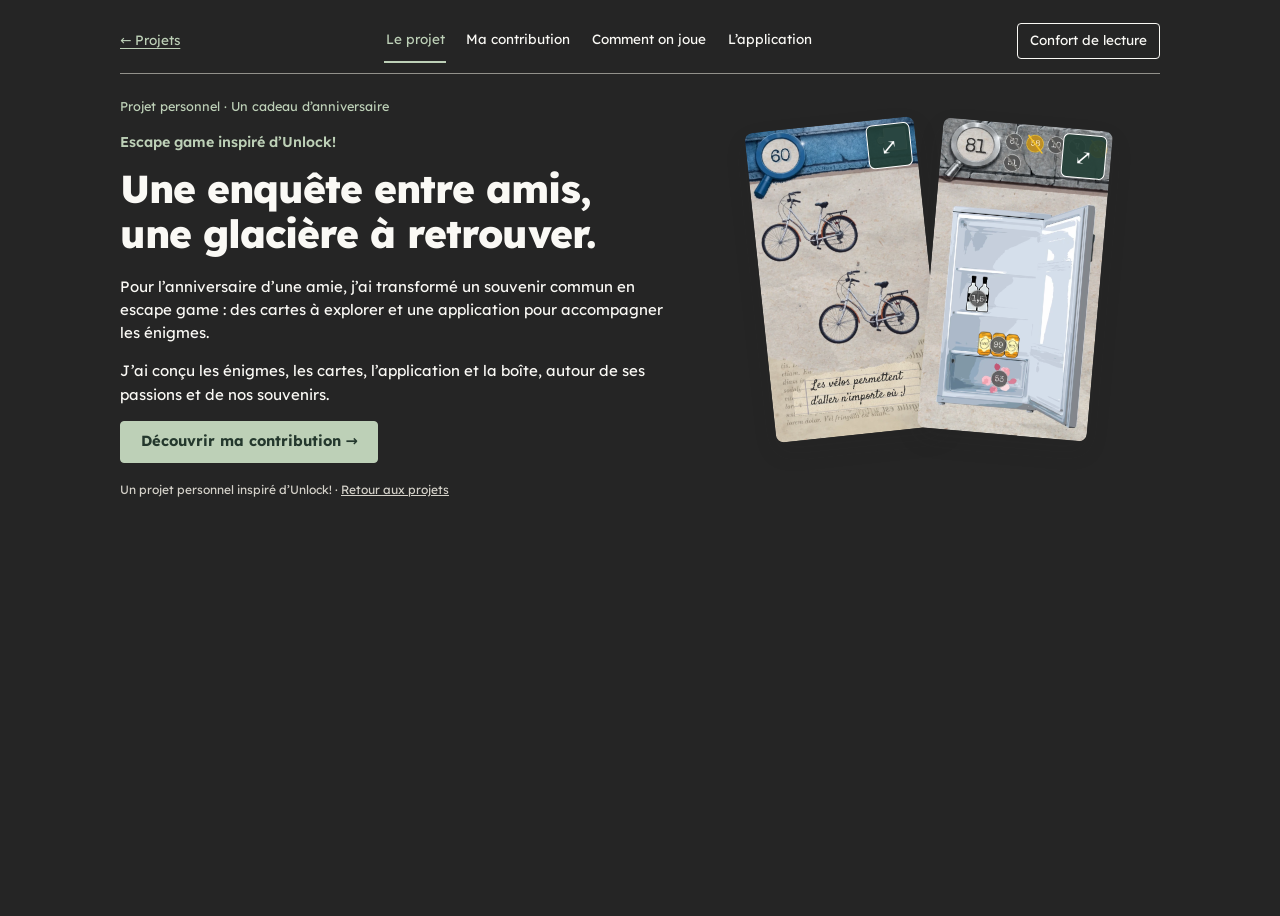
<file: projets/escape.html>
<!doctype html><html lang="fr" data-theme="dark"><head><meta charset="utf-8" /><meta name="viewport" content="width=device-width,initial-scale=1" /><title>Escape game — Zoé Schliefer Berlioux</title><link rel="icon" href="../assets/images/IconePage.png" /><link rel="stylesheet" href="../assets/css/styles.css" /><link rel="stylesheet" href="../assets/css/project.css" /><link rel="stylesheet" href="../assets/css/project-universes.css" /><link rel="stylesheet" href="../assets/css/escape.css" /><link rel="stylesheet" href="../assets/css/accessibility.css" /><link rel="stylesheet" href="../assets/css/project-navigation.css" /><link rel="stylesheet" href="../assets/css/escape-shared.css?v=balanced-17" /><link rel="stylesheet" href="https://fonts.googleapis.com/css2?family=Lexend:wght@400;600;700;800&amp;display=swap" /><script src="../assets/js/accessibility.js"></script><script src="../assets/js/escape-guide.js?v=play-16" defer></script><meta name="description" content="Un escape game personnel : conception, prototypes, cartes et application." /><meta property="og:title" content="Escape game — Zoé Schliefer Berlioux" /><meta property="og:description" content="Un escape game personnel : conception, prototypes, cartes et application." /><meta property="og:type" content="website" /><meta property="og:image" content="../assets/images/social/escape.jpg?v=20261112" /><meta property="og:image:type" content="image/jpeg" /><meta property="og:image:width" content="1200" /><meta property="og:image:height" content="630" /><meta property="og:image:alt" content="Escape game personnel : cartes, énigmes et application." /><meta name="twitter:card" content="summary_large_image" /><meta name="twitter:image" content="../assets/images/social/escape.jpg?v=20261112" /></head><body data-project="escape"><a class="skip-link" href="#main-content">Aller au contenu</a><main id="main-content" tabindex="-1" class="wrap project-page escape-story">      <div class="preview-sticky" data-step-navigation>
        <a class="back-link" href="../index.html#projets" aria-label="Retour aux projets">← Projets</a>
      <nav class="preview-nav" aria-label="Dans ce projet"><a href="#apercu">Le projet</a><a href="#conception">Ma contribution</a><a href="#jouer">Comment on joue</a><a href="#application">L’application</a></nav>
        <details class="comfort" id="comfort">
          <summary>Confort de lecture</summary>
          <div class="panel">
            <button
              class="toggle"
              id="t-theme"
              type="button"
              aria-pressed="false"
            >
              Thème sombre
            </button>
            <button
              class="toggle"
              id="t-big"
              type="button"
              aria-pressed="false"
            >
              Texte plus grand
            </button>
            <button
              class="toggle"
              id="t-calm"
              type="button"
              aria-pressed="false"
            >
              Moins d'animations
            </button>
          </div>
        </details>
      </div>
<div class="story-journey" id="parcours"><section class="story-chapter project-section project-overview" id="cadeau" data-view aria-labelledby="gift-title"><header class="story-intro" id="apercu"><p class="project-eyebrow">Projet personnel · Un cadeau d’anniversaire</p><p class="escape-project-label">Escape game inspiré d’Unlock!</p><h1 id="gift-title">Une enquête entre amis,<br />une glacière à retrouver.</h1><p>Pour l’anniversaire d’une amie, j’ai transformé un souvenir commun en escape game : des cartes à explorer et une application pour accompagner les énigmes.</p><p>J’ai conçu les énigmes, les cartes, l’application et la boîte, autour de ses passions et de nos souvenirs.</p><a class="btn primary" href="#conception">Découvrir ma contribution →</a></header>          <div class="story-visual gift-cards" aria-label="Deux cartes du jeu : un réfrigérateur et des vélos">
            <img src="../assets/images/escape/velos.webp" alt="Carte bleue 60 : deux vélos" width="541" height="990" />
            <img src="../assets/images/escape/observer.webp" alt="Carte 81 : le réfrigérateur et ses indices" width="541" height="990" />
          </div>
        </section><section class="project-section contribution-notebook" id="conception" data-view aria-labelledby="making-title">
  <header class="contribution-heading">
    <p class="project-eyebrow">Ma contribution · Des idées au jeu offert</p>
    <h2 id="making-title" tabindex="-1">De mes premières notes au cadeau final.</h2>
    <p>J’ai imaginé, testé et fabriqué ce jeu pour une amie.</p>
  </header>
  <article class="making-entry">
    <div>
      <p class="story-kicker">01 · Relier les idées</p>
      <h3>Dessiner le parcours avant de le faire jouer.</h3>
      <p>Sur mes feuilles, j’ai dessiné les scènes et noté les liens entre les cartes. J’ai aussi exploré des mécanismes sur papier, comme cette superposition de formes et de lettres.</p>
    </div>
    <div class="making-photos story-visual">
      <figure><div class="photo-crop" style="--crop-aspect:1.351724;--crop-width:104.4898%;--crop-height:105.9310%;--crop-left:-2.2959%;--crop-top:-1.3793%"><img src="../assets/images/escape/PHOTO-2026-11-12-21-31-28_1.jpg" alt="Croquis au crayon de lieux du jeu et notes reliant les objets aux énigmes" loading="lazy" /></div><figcaption>Mes notes pour construire les liens entre les cartes.</figcaption></figure>
      <figure><div class="photo-crop" style="--crop-aspect:0.771084;--crop-width:120.0000%;--crop-height:123.3735%;--crop-left:-8.9844%;--crop-top:-21.0843%"><img src="../assets/images/escape/PHOTO-2026-11-12-21-31-28.jpg" alt="Recherche dessinée au crayon avec des formes superposées, des lettres et des symboles" loading="lazy" /></div><figcaption>Une recherche de mécanisme, encore sur papier.</figcaption></figure>
    </div>
  </article>
  <article class="making-entry">
    <div>
      <p class="story-kicker">02 · Donner forme aux cartes</p>
      <h3>Du dessin à la main au prototype imprimé.</h3>
      <p>J’ai d’abord dessiné des cartes à la main, avec leurs numéros, leurs symboles et leurs textes. Puis j’ai travaillé leur mise en page pour passer à une version imprimée.</p>
    </div>
    <div class="making-photos story-visual">
      <figure><div class="photo-crop" style="--crop-aspect:0.438202;--crop-width:196.9231%;--crop-height:115.0562%;--crop-left:-65.3846%;--crop-top:-9.8315%"><img src="../assets/images/escape/PHOTO-2026-11-12-21-31-29_1.jpg" alt="Carte prototype dessinée à la main : un livre de cuisine, un numéro et un cadenas" loading="lazy" /></div><figcaption>Une première carte faite à la main.</figcaption></figure>
      <figure><div class="photo-crop" style="--crop-aspect:0.597015;--crop-width:192.0000%;--crop-height:152.8358%;--crop-left:-43.7500%;--crop-top:-33.9552%"><img src="../assets/images/escape/PHOTO-2026-11-12-21-31-29.jpg" alt="Prototype imprimé en noir et blanc de la carte machine 45 représentant une console DS" loading="lazy" /></div><figcaption>Un prototype imprimé, avec les repères graphiques du jeu.</figcaption></figure>
    </div>
  </article>
  <article class="making-entry making-reflection"><div>
    <p class="story-kicker">03 · Tester, corriger, offrir</p>
    <h3>Vérifier que les autres trouvent leur chemin.</h3>
    <p>Au fil des essais, j’ai corrigé des erreurs dans les chemins entre les cartes et retravaillé certaines énigmes. J’ai fait environ trois à quatre itérations, puis testé le jeu avec des amis qui ne connaissaient pas les solutions pour en évaluer la difficulté.</p>
    <p>J’ai aussi développé l’application et fabriqué la boîte à l’EirLab de l’ENSEIRB-MATMECA. Le projet m’a occupée deux à trois mois, dont un mois plus intensif.</p>
    <p class="story-takeaway">À l’arrivée : une partie d’une à deux heures.</p>
  </div><figure class="story-visual making-box"><div class="photo-crop" style="--crop-aspect:0.972222;--crop-width:102.8571%;--crop-height:177.7778%;--crop-left:-1.7143%;--crop-top:-38.8889%"><img src="../assets/images/escape/boite-finale.jpg" alt="La boîte en bois avec les cartes et le mot d’anniversaire" width="900" height="1600" loading="lazy" /></div><figcaption>Le cadeau terminé, dans la boîte que j’ai fabriquée.</figcaption></figure></article>
</section>
<section class="project-section story-view" id="jouer" data-view aria-labelledby="play-title">
  <div class="play-heading">
    <h2 id="play-title" tabindex="-1">Les cartes font avancer l’enquête.</h2>
    <p>Quatre exemples pour comprendre le lien entre les cartes et l’application.</p>
  </div>
  <nav class="card-examples" aria-label="Les exemples de cartes" hidden>
    <a href="#observer">Observer</a><a href="#associer">Associer</a><a href="#code">Code</a><a href="#machine">Machine</a>
  </nav>
  <section class="story-chapter example-panel" data-example id="observer" aria-labelledby="observe-title">
    <div class="story-copy">
      <p class="story-kicker">Le repère : un numéro dans l’image</p>
      <h3 id="observe-title" tabindex="-1">Observer les détails.</h3>
      <p>Une carte représente un lieu ou un objet à examiner. Un numéro découvert dans son illustration renvoie à une autre carte du paquet.</p>
      <p class="story-instruction">Exemple guidé : touchez le 53 sur les pétales, dans le bac du réfrigérateur.</p>
      <div id="observe-explanation" class="story-takeaway"><strong>53 repéré → prendre la carte 53</strong><p>Dans la partie, les joueurs cherchent cette carte dans le paquet. Ici, elle apparaît à côté du réfrigérateur : les pétales donnent une piste vers un indice du jeu.</p></div>
    </div>
    <div class="story-visual observation-table">
      <div class="story-card scene-card"><img src="../assets/images/escape/observer.webp" alt="Carte 81 : un réfrigérateur, avec le numéro 53 sur les pétales dans le bac du bas" width="541" height="990" /><button class="guide-hotspot" type="button" data-reveal aria-label="Révéler la carte correspondant au numéro 53" aria-controls="observe-result observe-explanation" aria-expanded="false" hidden>53</button></div>
      <div id="observe-result" class="story-card revealed-card"><img src="../assets/images/escape/petales.webp" alt="Carte 53 : des pétales devant la fleuriste" width="541" height="990" /><span>Carte 53 · La nouvelle piste</span></div>
    </div>
  </section>
  <section class="story-chapter example-panel" data-example id="associer" aria-labelledby="combine-title">
    <div class="story-copy">
      <p class="story-kicker">Le repère : une pièce bleue et une pièce rouge</p>
      <h3 id="combine-title" tabindex="-1">Associer deux objets.</h3>
      <p>Les pièces de puzzle bleues et rouges signalent des objets qui peuvent être associés. Si l’association est pertinente, la somme de leurs numéros indique la carte à chercher.</p>
      <p class="story-instruction">Sélectionnez les deux cartes pour afficher le calcul.</p>
      <p class="story-note">Association fictive pour expliquer la règle, sans dévoiler une solution du jeu.</p>
      <div id="combine-result" class="story-takeaway"><strong>60 + 28 = 88</strong><p>→ Chercher la carte 88 dans le paquet.</p></div>
    </div>
    <div class="story-visual association-table">
      <button class="story-card card-choice" type="button" data-card="60" aria-pressed="false" disabled><img src="../assets/images/escape/velos.webp" alt="Carte bleue 60 : les vélos" width="541" height="990" /><span class="choice-label">Choisir · 60</span></button>
      <span class="association-plus" aria-hidden="true">+</span>
      <button class="story-card card-choice" type="button" data-card="28" aria-pressed="false" disabled><img src="../assets/images/escape/addition.webp" alt="Carte avec une pièce de puzzle rouge +28" width="541" height="990" /><span class="choice-label">Choisir · 28</span></button>
    </div>
  </section>
  <section class="story-chapter example-panel" data-example id="code" aria-labelledby="code-title">
    <div class="story-copy">
      <p class="story-kicker">Le repère : un cadenas</p>
      <h3 id="code-title" tabindex="-1">Saisir un code.</h3>
      <p>Le livre de recettes de la carte 58 est fermé par un cadenas. Les joueurs s’appuient sur les indices du jeu pour trouver le code qui permet d’avancer.</p>
      <p class="story-instruction">Le code trouvé se saisit dans la rubrique Codes de l’application.</p>
      <p class="story-note">La solution de cette énigme reste à découvrir pendant la partie.</p>
    </div>
    <figure class="story-visual single-card"><img src="../assets/images/escape/code.webp" alt="Carte jaune 58 avec un cadenas : le livre de recettes fermé à clé" width="541" height="990" loading="lazy" /></figure>
  </section>
  <section class="story-chapter example-panel" data-example id="machine" aria-labelledby="machine-title">
    <div class="story-copy">
      <p class="story-kicker">Le repère : un engrenage</p>
      <h3 id="machine-title" tabindex="-1">Utiliser une machine.</h3>
      <p>La carte 75 présente un sudoku avec des cases colorées. Son engrenage indique qu’elle fonctionne avec une machine de l’application.</p>
      <p class="story-instruction">Dans l’application, ouvrez la rubrique Machines, puis suivez les indications du mécanisme en vous aidant de la carte.</p>
      <p class="story-note">Cet aperçu montre le principe, sans dévoiler le mécanisme ni sa solution.</p>
    </div>
    <figure class="story-visual single-card"><img src="../assets/images/escape/machine.webp" alt="Carte verte 75 avec un engrenage : un sudoku avec des cases colorées" width="541" height="990" loading="lazy" /></figure>
  </section>
</section>

<section class="story-chapter project-section" data-view id="application" aria-labelledby="app-title">
          <div class="story-copy">
            <p class="story-kicker">Les cartes donnent les indices. Le téléphone accompagne la partie.</p>
            <h2 id="app-title" tabindex="-1">J’ai aussi créé l’application.</h2>
            <p>Elle reprend les fonctions d’Unlock! : chronomètre, codes, indices, machines et pénalités. Le code final termine la partie.</p>
            <details><summary>Comment les cartes et le site se répondent</summary>
              <ul class="app-functions"><li><strong>Chronomètre :</strong> démarrer la mission annoncée de 60 minutes.</li><li><strong>Codes :</strong> saisir une réponse pour déverrouiller des cartes.</li><li><strong>Indices :</strong> demander de l’aide sur une carte.</li><li><strong>Machines :</strong> utiliser les mécanismes associés aux cartes avec un engrenage.</li><li><strong>Pénalités :</strong> appuyer sur le bouton lorsqu’une carte le demande.</li></ul>
            </details>
            <p class="story-instruction">Le téléphone est interactif : vous pouvez explorer l’application ici.</p>
            <a class="story-external" href="https://zoebelx.github.io/Unlock-Site/" target="_blank" rel="noopener noreferrer">Ouvrir l’application en grand ↗</a>
            <p class="story-note">Les cartes physiques sont nécessaires pour jouer la partie complète. Le chronomètre démarre si vous lancez une partie dans l’application.</p>
          </div>
          <div class="story-visual"><div class="escape-phone"><div class="escape-phone-speaker" aria-hidden="true"></div><iframe class="escape-phone-screen" src="https://zoebelx.github.io/Unlock-Site/" title="Application interactive de mon escape game" width="390" height="740" loading="lazy" allow="fullscreen"></iframe><div class="escape-phone-home" aria-hidden="true"></div></div></div>
        </section><p class="story-status" role="status" aria-live="polite" aria-atomic="true"></p></div><p class="story-footnote">Un projet personnel inspiré d’Unlock! · <a href="../index.html#projets">Retour aux projets</a></p></main><script src="../assets/js/project-sections.js"></script></body></html>
</file>
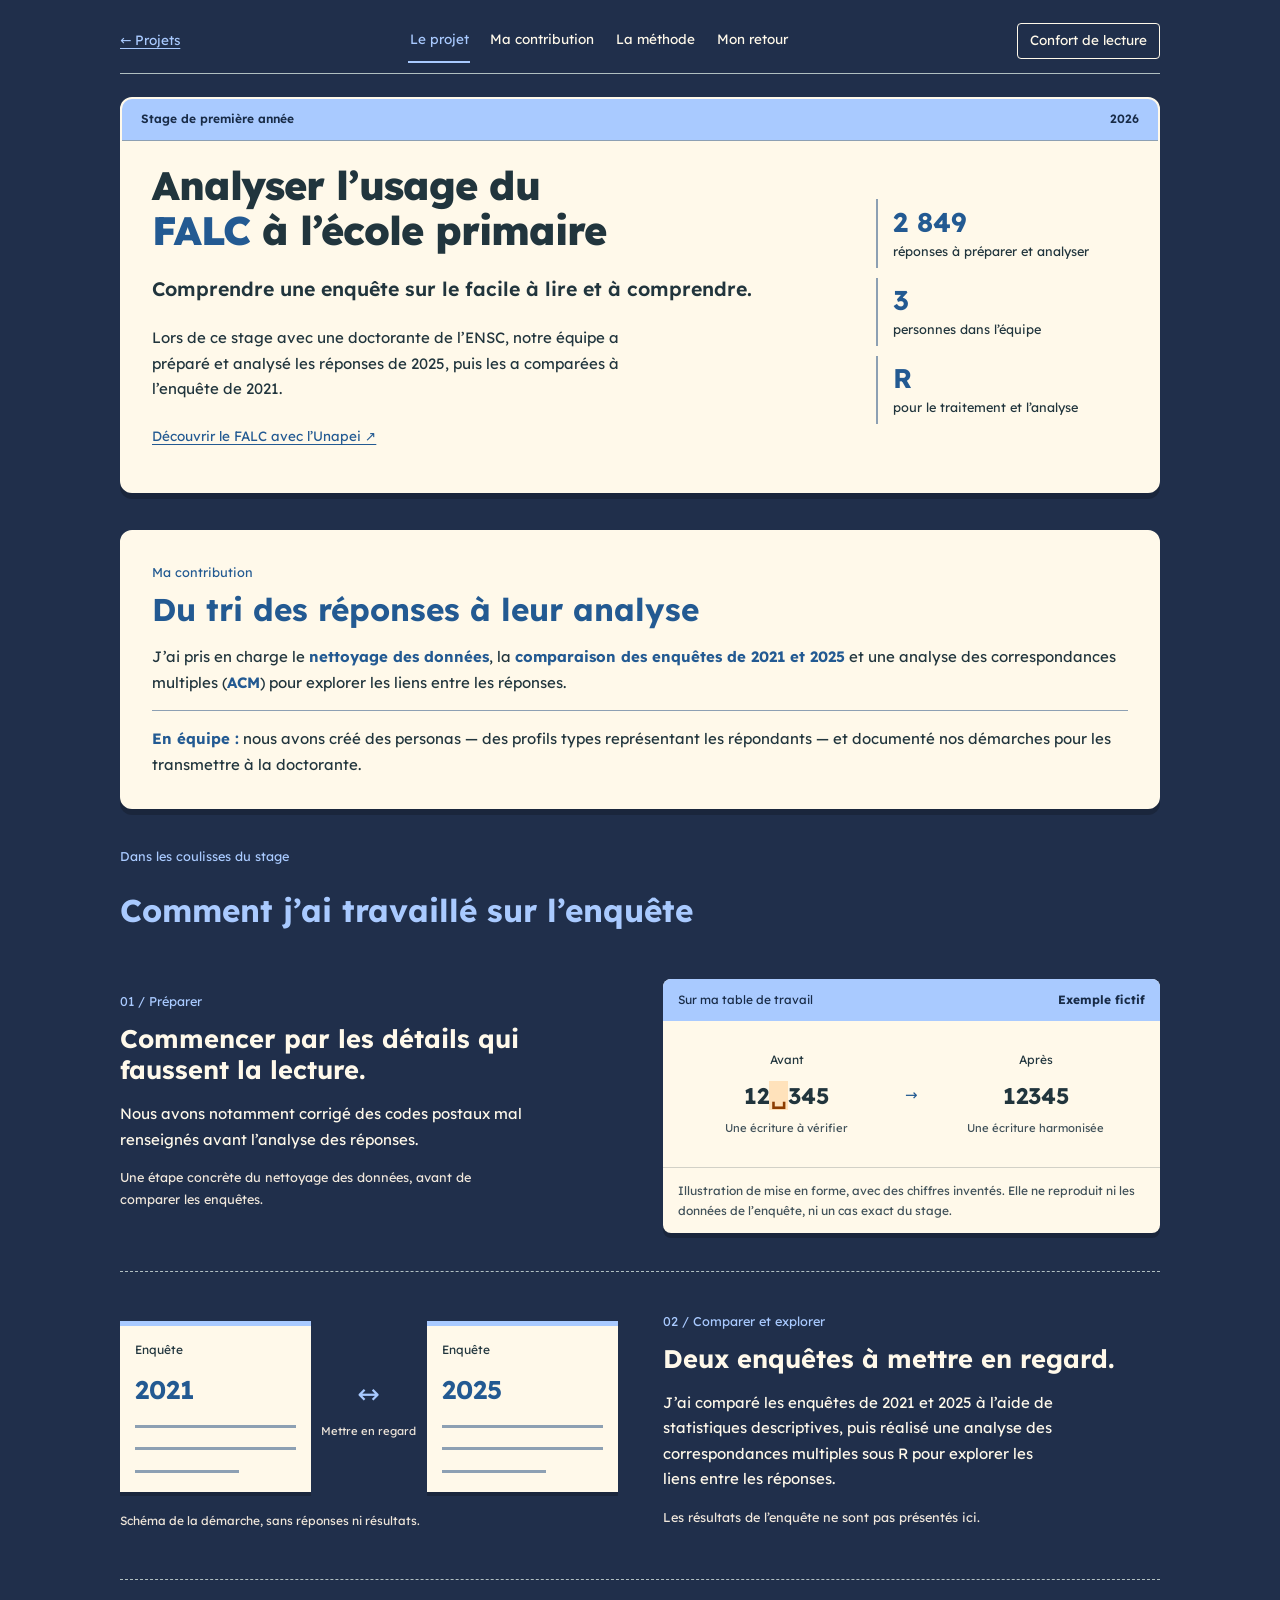
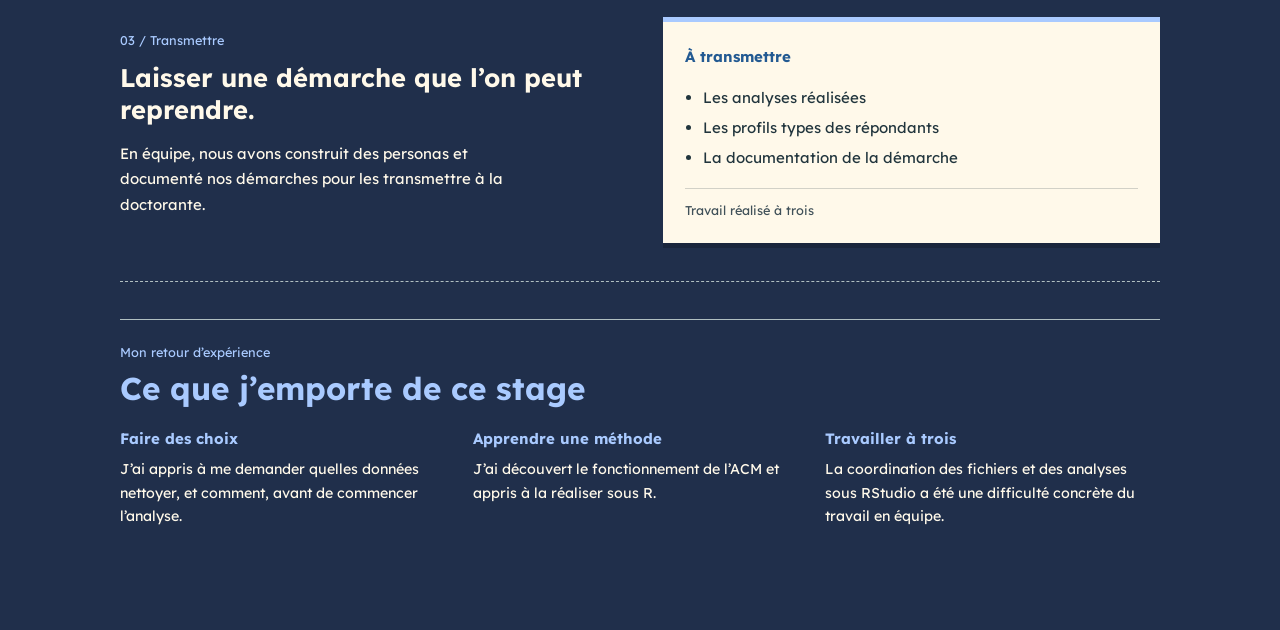
<file: projets/falc-apercu.html>
<!doctype html>
<html lang="fr" data-theme="dark">
  <head>
    <meta charset="utf-8" />
    <meta name="robots" content="noindex" />
    <meta name="viewport" content="width=device-width,initial-scale=1" />
    <title>
      Analyser l’usage du FALC à l’école primaire — Zoé Schliefer Berlioux
    </title>
    <link rel="icon" href="../assets/images/IconePage.png" />
    <link
      rel="stylesheet"
      href="https://fonts.googleapis.com/css2?family=Lexend:wght@400;600;700;800&display=swap"
    />
    <link rel="stylesheet" href="../assets/css/styles.css" />
    <link rel="stylesheet" href="../assets/css/project.css" />
    <link rel="stylesheet" href="../assets/css/project-universes.css" />
    <link rel="stylesheet" href="../assets/css/falc.css" />
    <link rel="stylesheet" href="../assets/css/accessibility.css" />
    <link rel="stylesheet" href="../assets/css/project-navigation.css" />
    <link rel="stylesheet" href="../assets/css/falc-shared.css" />
    <link rel="stylesheet" href="../assets/css/falc-apercu.css" />
    <script src="../assets/js/accessibility.js"></script>
    <meta
      name="description"
      content="Stage d’analyse de données avec R : préparation, comparaison d’enquêtes et ACM."
    />
    <meta property="og:title" content="FALC — Zoé Schliefer Berlioux" />
    <meta
      property="og:description"
      content="Stage d’analyse de données avec R : préparation, comparaison d’enquêtes et ACM."
    />
    <meta property="og:type" content="website" />
    <!-- Image relative tant que l'adresse publique du portfolio n'est pas configuree. -->
    <meta property="og:image" content="../assets/images/social/falc.jpg?v=20261112" />
    <meta property="og:image:type" content="image/jpeg" />
    <meta property="og:image:width" content="1200" />
    <meta property="og:image:height" content="630" />
    <meta property="og:image:alt" content="Projet FALC : analyse de données" />
    <meta name="twitter:card" content="summary_large_image" />
    <meta name="twitter:image" content="../assets/images/social/falc.jpg?v=20261112" />
  </head>
  <body data-project="falc">
    <a class="skip-link" href="#main-content">Aller au contenu</a>

    <main id="main-content" tabindex="-1" class="wrap project-page falc-page falc-notebook">
      <div class="preview-sticky">
        <a class="back-link" href="../index.html#projets" aria-label="Retour aux projets">← Projets</a>
      <nav class="preview-nav" aria-label="Dans ce projet"><a href="#apercu">Le projet</a><a href="#contribution">Ma contribution</a><a href="#methode">La méthode</a><a href="#retour">Mon retour</a></nav>
        <details class="comfort" id="comfort">
          <summary>Confort de lecture</summary>
          <div class="panel">
            <button
              class="toggle"
              id="t-theme"
              type="button"
              aria-pressed="false"
            >
              Thème sombre
            </button>
            <button
              class="toggle"
              id="t-big"
              type="button"
              aria-pressed="false"
            >
              Texte plus grand
            </button>
            <button
              class="toggle"
              id="t-calm"
              type="button"
              aria-pressed="false"
            >
              Moins d'animations
            </button>
          </div>
        </details>
      </div>
      <header class="project-heading falc-heading" id="apercu">
        <div class="falc-band"><span>Stage de première année</span><span>2026</span></div>
        <div class="falc-intro">
          <h1>Analyser l’usage du <span>FALC</span> à l’école primaire</h1>
          <p class="project-subtitle">
            Comprendre une enquête sur le facile à lire et à comprendre.
          </p>
          <p>
            Lors de ce stage avec une doctorante de l’ENSC, notre équipe a préparé et analysé les
            réponses de 2025, puis les a comparées à l’enquête de 2021.
          </p>
          <a
            class="falc-definition"
            href="https://falc.unapei.org/quest-ce-que-le-falc/le-falc-cest-quoi/"
            target="_blank"
            rel="noopener"
            >Découvrir le FALC avec l’Unapei ↗</a
          >
        </div>
        <div
          class="project-metrics falc-metrics"
          aria-label="Le stage en repères"
        >
          <div>
            <strong>2 849</strong><span>réponses à préparer et analyser</span>
          </div>
          <div><strong>3</strong><span>personnes dans l’équipe</span></div>
          <div>
            <strong>R</strong><span>pour le traitement et l’analyse</span>
          </div>
        </div>
      </header>
      <section class="project-section falc-role" id="contribution" aria-labelledby="falc-contribution-title">
        <p class="project-eyebrow">Ma contribution</p>
        <h2 id="falc-contribution-title">Du tri des réponses à leur analyse</h2>
        <p>
          J’ai pris en charge le <strong>nettoyage des données</strong>, la
          <strong>comparaison des enquêtes de 2021 et 2025</strong> et une
          analyse des correspondances multiples (<strong>ACM</strong>) pour
          explorer les liens entre les réponses.
        </p>
        <p class="falc-collective">
          <strong>En équipe :</strong> nous avons créé des personas — des
          profils types représentant les répondants — et documenté nos démarches
          pour les transmettre à la doctorante.
        </p>
      </section>
      <section class="project-section notebook-method" id="methode" aria-labelledby="notebook-title">
        <p class="project-eyebrow">Dans les coulisses du stage</p>
        <h2 id="notebook-title">Comment j’ai travaillé sur l’enquête</h2>

        <article class="notebook-entry">
          <div class="notebook-copy">
            <span class="notebook-index">01 / Préparer</span>
            <h3>Commencer par les détails qui faussent la lecture.</h3>
            <p>Nous avons notamment corrigé des codes postaux mal renseignés avant l’analyse des réponses.</p>
            <p class="notebook-note">Une étape concrète du nettoyage des données, avant de comparer les enquêtes.</p>
          </div>
          <figure class="postcode-example">
            <div class="example-band">Sur ma table de travail <span>Exemple fictif</span></div>
            <div class="postcode-change">
              <div><span>Avant</span><code>12<span class="code-space">␣</span>345</code><small>Une écriture à vérifier</small></div>
              <span class="postcode-arrow" aria-hidden="true">→</span>
              <div><span>Après</span><code>12345</code><small>Une écriture harmonisée</small></div>
            </div>
            <figcaption>Illustration de mise en forme, avec des chiffres inventés. Elle ne reproduit ni les données de l’enquête, ni un cas exact du stage.</figcaption>
          </figure>
        </article>

        <article class="notebook-entry notebook-comparison">
          <figure class="survey-comparison">
            <div class="survey-sheet"><span>Enquête</span><strong>2021</strong><i aria-hidden="true"></i><i aria-hidden="true"></i><i aria-hidden="true"></i></div>
            <div class="comparison-bridge"><span aria-hidden="true">↔</span><span>Mettre en regard</span></div>
            <div class="survey-sheet"><span>Enquête</span><strong>2025</strong><i aria-hidden="true"></i><i aria-hidden="true"></i><i aria-hidden="true"></i></div>
            <figcaption>Schéma de la démarche, sans réponses ni résultats.</figcaption>
          </figure>
          <div class="notebook-copy">
            <span class="notebook-index">02 / Comparer et explorer</span>
            <h3>Deux enquêtes à mettre en regard.</h3>
            <p>J’ai comparé les enquêtes de 2021 et 2025 à l’aide de statistiques descriptives, puis réalisé une analyse des correspondances multiples sous R pour explorer les liens entre les réponses.</p>
            <p class="notebook-note">Les résultats de l’enquête ne sont pas présentés ici.</p>
          </div>
        </article>

        <article class="notebook-entry">
          <div class="notebook-copy">
            <span class="notebook-index">03 / Transmettre</span>
            <h3>Laisser une démarche que l’on peut reprendre.</h3>
            <p>En équipe, nous avons construit des personas et documenté nos démarches pour les transmettre à la doctorante.</p>
          </div>
          <div class="handover-note">
            <span>À transmettre</span>
            <ul><li>Les analyses réalisées</li><li>Les profils types des répondants</li><li>La documentation de la démarche</li></ul>
            <p>Travail réalisé à trois</p>
          </div>
        </article>
      </section>
      <section
        class="project-section falc-learning"
        id="retour"
        aria-labelledby="falc-apprentissages"
      >
        <p class="project-eyebrow">Mon retour d’expérience</p>
        <h2 id="falc-apprentissages">Ce que j’emporte de ce stage</h2>
        <div class="falc-learning-grid">
          <div>
            <h3>Faire des choix</h3>
            <p>
              J’ai appris à me demander quelles données nettoyer, et comment,
              avant de commencer l’analyse.
            </p>
          </div>
          <div>
            <h3>Apprendre une méthode</h3>
            <p>
              J’ai découvert le fonctionnement de l’ACM et appris à la réaliser
              sous R.
            </p>
          </div>
          <div>
            <h3>Travailler à trois</h3>
            <p>
              La coordination des fichiers et des analyses sous RStudio a été
              une difficulté concrète du travail en équipe.
            </p>
          </div>
        </div>
      </section>

    </main>
    <script src="../assets/js/project-sections.js"></script>
  </body>
</html>
</file>
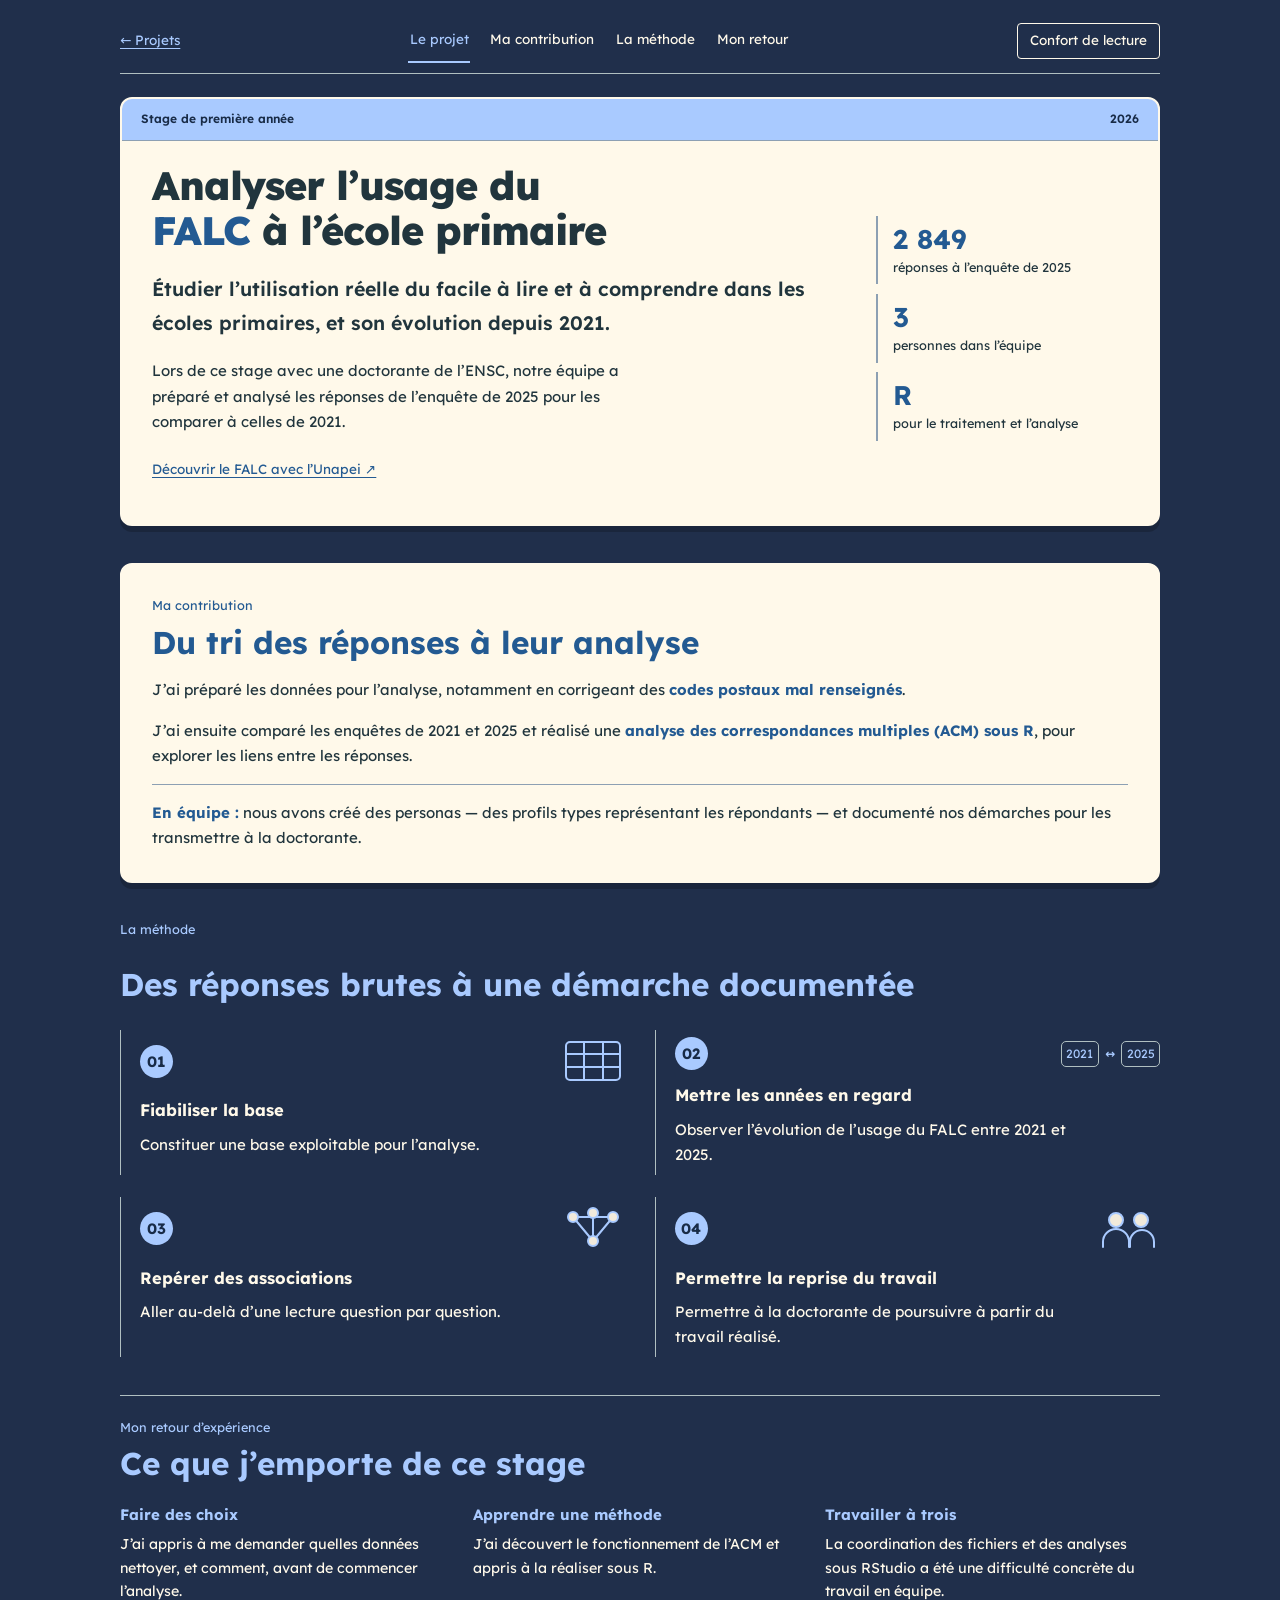
<file: projets/falc.html>
<!doctype html>
<html lang="fr" data-theme="dark">
  <head>
    <meta charset="utf-8" />
    <meta name="viewport" content="width=device-width,initial-scale=1" />
    <title>
      Analyser l’usage du FALC à l’école primaire — Zoé Schliefer Berlioux
    </title>
    <link rel="icon" href="../assets/images/IconePage.png" />
    <link
      rel="stylesheet"
      href="https://fonts.googleapis.com/css2?family=Lexend:wght@400;600;700;800&display=swap"
    />
    <link rel="stylesheet" href="../assets/css/styles.css" />
    <link rel="stylesheet" href="../assets/css/project.css" />
    <link rel="stylesheet" href="../assets/css/project-universes.css" />
    <link rel="stylesheet" href="../assets/css/falc.css" />
    <link rel="stylesheet" href="../assets/css/accessibility.css" />
    <link rel="stylesheet" href="../assets/css/project-navigation.css" />
    <link rel="stylesheet" href="../assets/css/falc-shared.css" />
    <script src="../assets/js/accessibility.js"></script>
    <meta
      name="description"
      content="Stage d’analyse de données avec R : préparation, comparaison d’enquêtes et ACM."
    />
    <meta property="og:title" content="FALC — Zoé Schliefer Berlioux" />
    <meta
      property="og:description"
      content="Stage d’analyse de données avec R : préparation, comparaison d’enquêtes et ACM."
    />
    <meta property="og:type" content="website" />
    <!-- Image relative tant que l'adresse publique du portfolio n'est pas configuree. -->
    <meta property="og:image" content="../assets/images/social/falc.jpg?v=20261112" />
    <meta property="og:image:type" content="image/jpeg" />
    <meta property="og:image:width" content="1200" />
    <meta property="og:image:height" content="630" />
    <meta property="og:image:alt" content="Projet FALC : analyse de données" />
    <meta name="twitter:card" content="summary_large_image" />
    <meta name="twitter:image" content="../assets/images/social/falc.jpg?v=20261112" />
  </head>
  <body data-project="falc">
    <a class="skip-link" href="#main-content">Aller au contenu</a>

    <main id="main-content" tabindex="-1" class="wrap project-page falc-page">
      <div class="preview-sticky">
        <a class="back-link" href="../index.html#projets" aria-label="Retour aux projets">← Projets</a>
      <nav class="preview-nav" aria-label="Dans ce projet"><a href="#apercu">Le projet</a><a href="#contribution">Ma contribution</a><a href="#methode">La méthode</a><a href="#retour">Mon retour</a></nav>
        <details class="comfort" id="comfort">
          <summary>Confort de lecture</summary>
          <div class="panel">
            <button
              class="toggle"
              id="t-theme"
              type="button"
              aria-pressed="false"
            >
              Thème sombre
            </button>
            <button
              class="toggle"
              id="t-big"
              type="button"
              aria-pressed="false"
            >
              Texte plus grand
            </button>
            <button
              class="toggle"
              id="t-calm"
              type="button"
              aria-pressed="false"
            >
              Moins d'animations
            </button>
          </div>
        </details>
      </div>
      <header class="project-heading falc-heading" id="apercu">
        <div class="falc-band"><span>Stage de première année</span><span>2026</span></div>
        <div class="falc-intro">
          <h1>Analyser l’usage du <span>FALC</span> à l’école primaire</h1>
          <p class="project-subtitle">
            Étudier l’utilisation réelle du facile à lire et à comprendre dans les écoles primaires, et son évolution depuis 2021.
          </p>
          <p>
            Lors de ce stage avec une doctorante de l’ENSC, notre équipe a préparé et analysé les réponses de l’enquête de 2025 pour les comparer à celles de 2021.
          </p>
          <a
            class="falc-definition"
            href="https://falc.unapei.org/quest-ce-que-le-falc/le-falc-cest-quoi/"
            target="_blank"
            rel="noopener"
            >Découvrir le FALC avec l’Unapei ↗</a
          >
        </div>
        <div
          class="project-metrics falc-metrics"
          aria-label="Le stage en repères"
        >
          <div>
            <strong>2 849</strong><span>réponses à l’enquête de 2025</span>
          </div>
          <div><strong>3</strong><span>personnes dans l’équipe</span></div>
          <div>
            <strong>R</strong><span>pour le traitement et l’analyse</span>
          </div>
        </div>
      </header>
      <section class="project-section falc-role" id="contribution" aria-labelledby="falc-contribution-title">
        <p class="project-eyebrow">Ma contribution</p>
        <h2 id="falc-contribution-title">Du tri des réponses à leur analyse</h2>
        <p>
          J’ai préparé les données pour l’analyse, notamment en corrigeant des <strong>codes postaux mal renseignés</strong>.
        </p>
        <p>J’ai ensuite comparé les enquêtes de 2021 et 2025 et réalisé une <strong>analyse des correspondances multiples (ACM) sous R</strong>, pour explorer les liens entre les réponses.</p>
        <p class="falc-collective">
          <strong>En équipe :</strong> nous avons créé des personas — des
          profils types représentant les répondants — et documenté nos démarches
          pour les transmettre à la doctorante.
        </p>
      </section>
      <section class="project-section" id="methode" aria-labelledby="demarche">
        <p class="project-eyebrow">La méthode</p>
        <h2 id="demarche">
          Des réponses brutes à une démarche documentée
        </h2>
        <div class="falc-method-gallery" role="region" aria-label="Les quatre étapes de la méthode">
        <p class="falc-carousel-hint">Faites défiler les étapes ou utilisez les flèches.</p>
        <ol class="falc-steps" id="falc-method-track">
          <li>
            <div class="falc-step-top">
              <span class="falc-step-number" aria-hidden="true">01</span>
              <svg viewBox="0 0 64 48" aria-hidden="true">
                <rect x="5" y="5" width="54" height="38" rx="4" />
                <path d="M5 17h54M5 30h54M23 5v38M42 5v38" />
              </svg>
            </div>
            <h3>Fiabiliser la base</h3>
            <p>
              Constituer une base exploitable pour l’analyse.
            </p>
          </li>
          <li>
            <div class="falc-step-top">
              <span class="falc-step-number" aria-hidden="true">02</span>
              <div class="falc-year-pair" aria-hidden="true">
                <span>2021</span><b>↔</b><span>2025</span>
              </div>
            </div>
            <h3>Mettre les années en regard</h3>
            <p>
              Observer l’évolution de l’usage du FALC entre 2021 et 2025.
            </p>
          </li>
          <li>
            <div class="falc-step-top">
              <span class="falc-step-number" aria-hidden="true">03</span>
              <svg viewBox="0 0 64 48" aria-hidden="true">
                <path d="M12 12l20 24 20-24M12 12h40M32 36V8" />
                <circle cx="12" cy="12" r="5" />
                <circle cx="52" cy="12" r="5" />
                <circle cx="32" cy="36" r="5" />
                <circle cx="32" cy="8" r="5" />
              </svg>
            </div>
            <h3>Repérer des associations</h3>
            <p>
              Aller au-delà d’une lecture question par question.
            </p>
          </li>
          <li>
            <div class="falc-step-top">
              <span class="falc-step-number" aria-hidden="true">04</span>
              <svg viewBox="0 0 64 48" aria-hidden="true">
                <circle cx="20" cy="15" r="7" />
                <circle cx="45" cy="15" r="7" />
                <path d="M7 42v-5a13 13 0 0126 0v5M34 42v-5a12 12 0 0124 0v5" />
              </svg>
            </div>
            <h3>Permettre la reprise du travail</h3>
            <p>
              Permettre à la doctorante de poursuivre à partir du travail réalisé.
            </p>
          </li>
        </ol>
        <div class="falc-carousel-controls" hidden>
          <button class="btn" type="button" id="falc-method-prev" aria-label="Étape précédente" aria-controls="falc-method-track">←</button>
          <span id="falc-method-position" role="status" aria-live="polite">1 / 4</span>
          <button class="btn" type="button" id="falc-method-next" aria-label="Étape suivante" aria-controls="falc-method-track">→</button>
        </div>
        </div>
      </section>
      <section
        class="project-section falc-learning"
        id="retour"
        aria-labelledby="falc-apprentissages"
      >
        <p class="project-eyebrow">Mon retour d’expérience</p>
        <h2 id="falc-apprentissages">Ce que j’emporte de ce stage</h2>
        <div class="falc-learning-grid">
          <div>
            <h3>Faire des choix</h3>
            <p>
              J’ai appris à me demander quelles données nettoyer, et comment,
              avant de commencer l’analyse.
            </p>
          </div>
          <div>
            <h3>Apprendre une méthode</h3>
            <p>
              J’ai découvert le fonctionnement de l’ACM et appris à la réaliser
              sous R.
            </p>
          </div>
          <div>
            <h3>Travailler à trois</h3>
            <p>
              La coordination des fichiers et des analyses sous RStudio a été
              une difficulté concrète du travail en équipe.
            </p>
          </div>
        </div>
      </section>

    </main>
    <script src="../assets/js/project-sections.js"></script>
    <script src="../assets/js/falc-method.js"></script>
  </body>
</html>
</file>
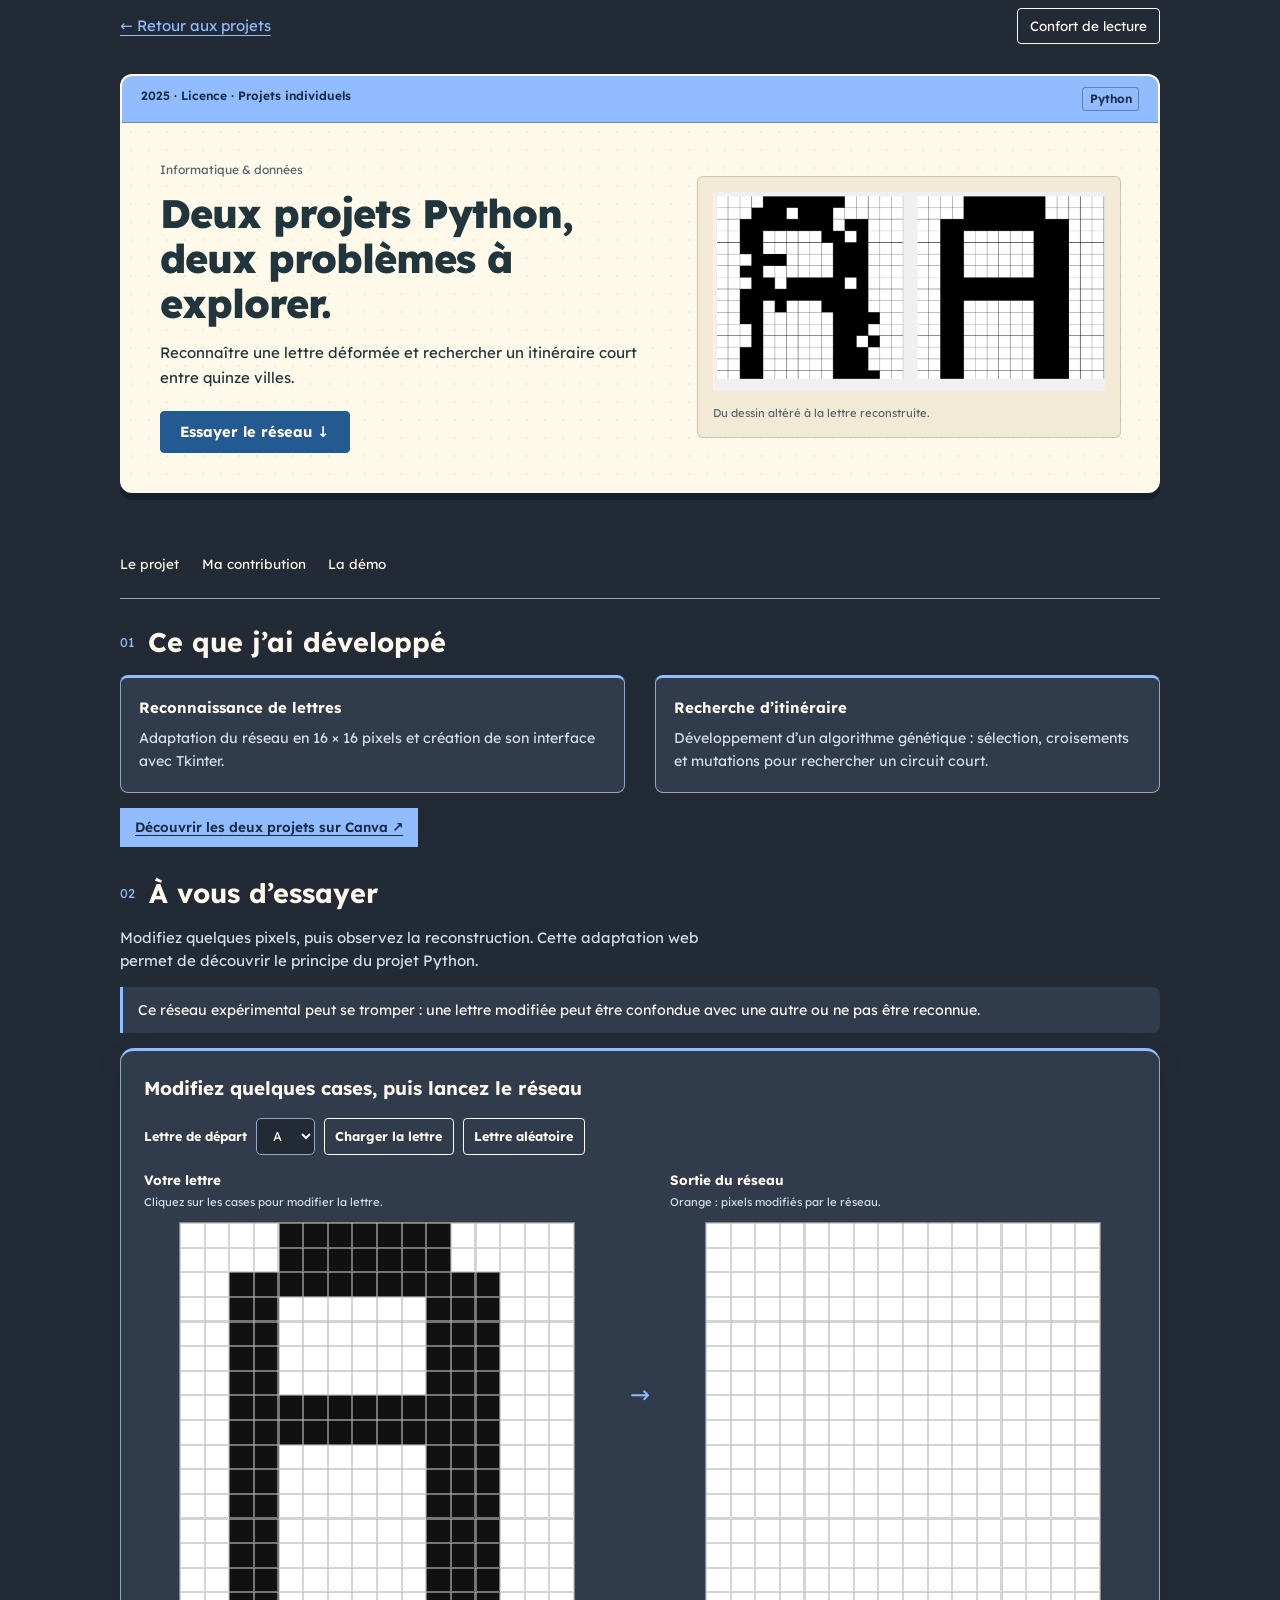
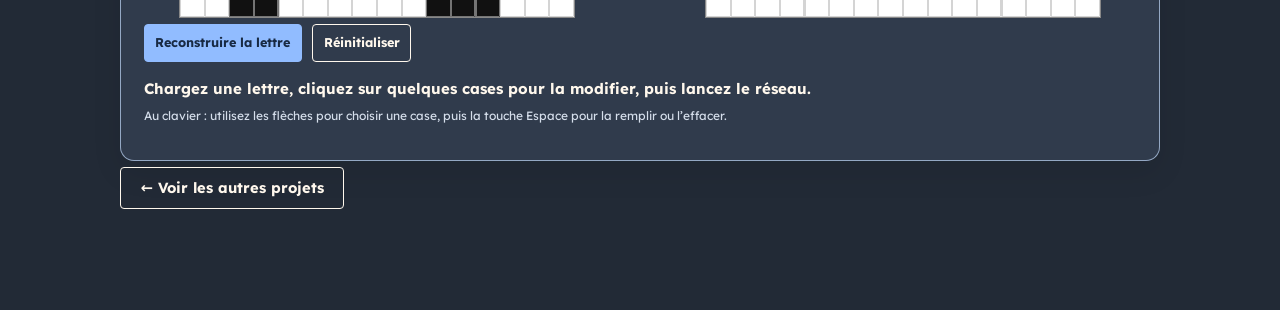
<file: projets/licence-apercu.html>
<!doctype html>
<html lang="fr" data-theme="dark">
  <head>
    <meta charset="utf-8" />
    <meta name="viewport" content="width=device-width,initial-scale=1" />
    <title>Aperçu — Projets Python de licence</title>
    <link rel="icon" href="../assets/images/IconePage.png" />
    <link
      rel="stylesheet"
      href="https://fonts.googleapis.com/css2?family=Lexend:wght@400;600;700;800&display=swap"
    />
    <link rel="stylesheet" href="../assets/css/styles.css" />
    <link rel="stylesheet" href="../assets/css/project.css" />
    <link rel="stylesheet" href="../assets/css/reseau.css" />
    <link rel="stylesheet" href="../assets/css/project-universes.css" />
    <link rel="stylesheet" href="../assets/css/accessibility.css" />
    <link rel="stylesheet" href="../assets/css/project-preview.css" />
    <meta name="robots" content="noindex" />
    <script src="../assets/js/accessibility.js"></script>
    <meta
      name="description"
      content="Démonstration interactive du réseau récurrent Python de Zoé Schliefer Berlioux."
    />
    <meta property="og:title" content="Réseau récurrent — Démo interactive" />
    <meta
      property="og:description"
      content="Démonstration interactive du réseau récurrent Python de Zoé Schliefer Berlioux."
    />
    <meta property="og:type" content="website" />
    <!-- Image relative tant que l'adresse publique du portfolio n'est pas configuree. -->
    <meta property="og:image" content="../assets/images/social/licence.jpg?v=20261112" />
    <meta property="og:image:type" content="image/jpeg" />
    <meta property="og:image:width" content="1200" />
    <meta property="og:image:height" content="630" />
    <meta property="og:image:alt" content="Démo du réseau récurrent" />
    <meta name="twitter:card" content="summary_large_image" />
    <meta name="twitter:image" content="../assets/images/social/licence.jpg?v=20261112" />
  </head>
  <body data-project="licence">
    <a class="skip-link" href="#main-content">Aller au contenu</a>
    <main id="main-content" tabindex="-1" class="wrap project-page project-preview">
      <a class="back-link" href="../index.html#projets">← Retour aux projets</a>
      <header class="preview-hero" id="apercu">
        <div class="preview-band"><span>2025 · Licence · Projets individuels</span><span>Python</span></div>
        <div class="preview-hero-content">
          <div><p class="preview-eyebrow">Informatique &amp; données</p><h1>Deux projets Python,<br />deux problèmes à explorer.</h1><p>Reconnaître une lettre déformée et rechercher un itinéraire court entre quinze villes.</p><a class="btn primary" href="#reseau">Essayer le réseau ↓</a></div>
          <figure><img src="../assets/images/projetlience.png" alt="Une lettre A altérée puis reconstruite par le réseau." /><figcaption>Du dessin altéré à la lettre reconstruite.</figcaption></figure>
        </div>
      </header>
      <nav class="preview-nav" aria-label="Dans ce projet"><a href="#apercu">Le projet</a><a href="#contribution">Ma contribution</a><a href="#reseau">La démo</a></nav>
      <section class="preview-contribution" id="contribution" aria-labelledby="preview-role-title">
        <div class="preview-section-heading"><span class="preview-number" aria-hidden="true">01</span><h2 id="preview-role-title">Ce que j’ai développé</h2></div>
        <div class="preview-role-grid">
          <div><h3>Reconnaissance de lettres</h3><p>Adaptation du réseau en 16 × 16 pixels et création de son interface avec Tkinter.</p></div>
          <div><h3>Recherche d’itinéraire</h3><p>Développement d’un algorithme génétique : sélection, croisements et mutations pour rechercher un circuit court.</p></div>
        </div>
        <a class="preview-canva" href="https://projetacademique.my.canva.site/l2scienceco/" target="_blank" rel="noopener noreferrer">Découvrir les deux projets sur Canva ↗</a>
      </section>

      <section id="reseau" aria-labelledby="preview-demo-title">
        <div class="preview-section-heading"><span class="preview-number" aria-hidden="true">02</span><h2 id="preview-demo-title">À vous d’essayer</h2></div>
        <p class="preview-demo-intro">Modifiez quelques pixels, puis observez la reconstruction. Cette adaptation web permet de découvrir le principe du projet Python.</p>
        <p class="network-limitation">
          Ce réseau expérimental peut se tromper : une lettre modifiée peut être
          confondue avec une autre ou ne pas être reconnue.
        </p>
        <div class="network-lab" aria-labelledby="lab-title">
          <h3 id="lab-title">Modifiez quelques cases, puis lancez le réseau</h3>
          <div class="network-toolbar">
            <label for="network-letter">Lettre de départ</label
            ><select
              id="network-letter"
              aria-label="Choisir une lettre"
            ></select
            ><button type="button" class="btn" id="network-load">
              Charger la lettre</button
            ><button type="button" class="btn" id="network-random">
              Lettre aléatoire
            </button>
          </div>
          <div class="network-grids">
            <figure>
              <figcaption>
                <strong>Votre lettre</strong
                ><span>Cliquez sur les cases pour modifier la lettre.</span>
              </figcaption>
              <canvas
                id="network-input"
                width="384"
                height="384"
                tabindex="0"
                aria-label="Grille de 16 par 16 pixels. Dessinez à la souris ou au doigt. Au clavier : flèches pour choisir une case, Espace pour l’inverser."
              ></canvas>
            </figure>
            <div class="network-arrow" aria-hidden="true">→</div>
            <figure>
              <figcaption>
                <strong>Sortie du réseau</strong
                ><span>Orange : pixels modifiés par le réseau.</span>
              </figcaption>
              <canvas
                id="network-output"
                width="384"
                height="384"
                aria-label="Résultat de la reconstruction par le réseau"
              ></canvas>
            </figure>
          </div>
          <div class="cta">
            <button type="button" class="btn primary" id="network-run">
              Reconstruire la lettre</button
            ><button type="button" class="btn" id="network-reset">
              Réinitialiser
            </button>
          </div>
          <p
            id="network-status"
            class="network-status"
            tabindex="-1"
            role="status"
            aria-live="polite"
          >
            Chargez une lettre, cliquez sur quelques cases pour la modifier,
            puis lancez le réseau.
          </p>
          <p class="network-help">
            Au clavier : utilisez les flèches pour choisir une case, puis la
            touche Espace pour la remplir ou l’effacer.
          </p>
          <noscript>Activez JavaScript pour essayer le réseau.</noscript>
        </div>
      </section>
      <div class="cta">
        <a class="btn" href="../index.html#projets"
          >← Voir les autres projets</a
        >
      </div>
    </main>
    <script src="../assets/js/reseau-data.js?v=original-learning-selected-3"></script>
    <script src="../assets/js/reseau-engine.js"></script>
    <script src="../assets/js/reseau-demo.js?v=feedback-5"></script>
  </body>
</html>
</file>
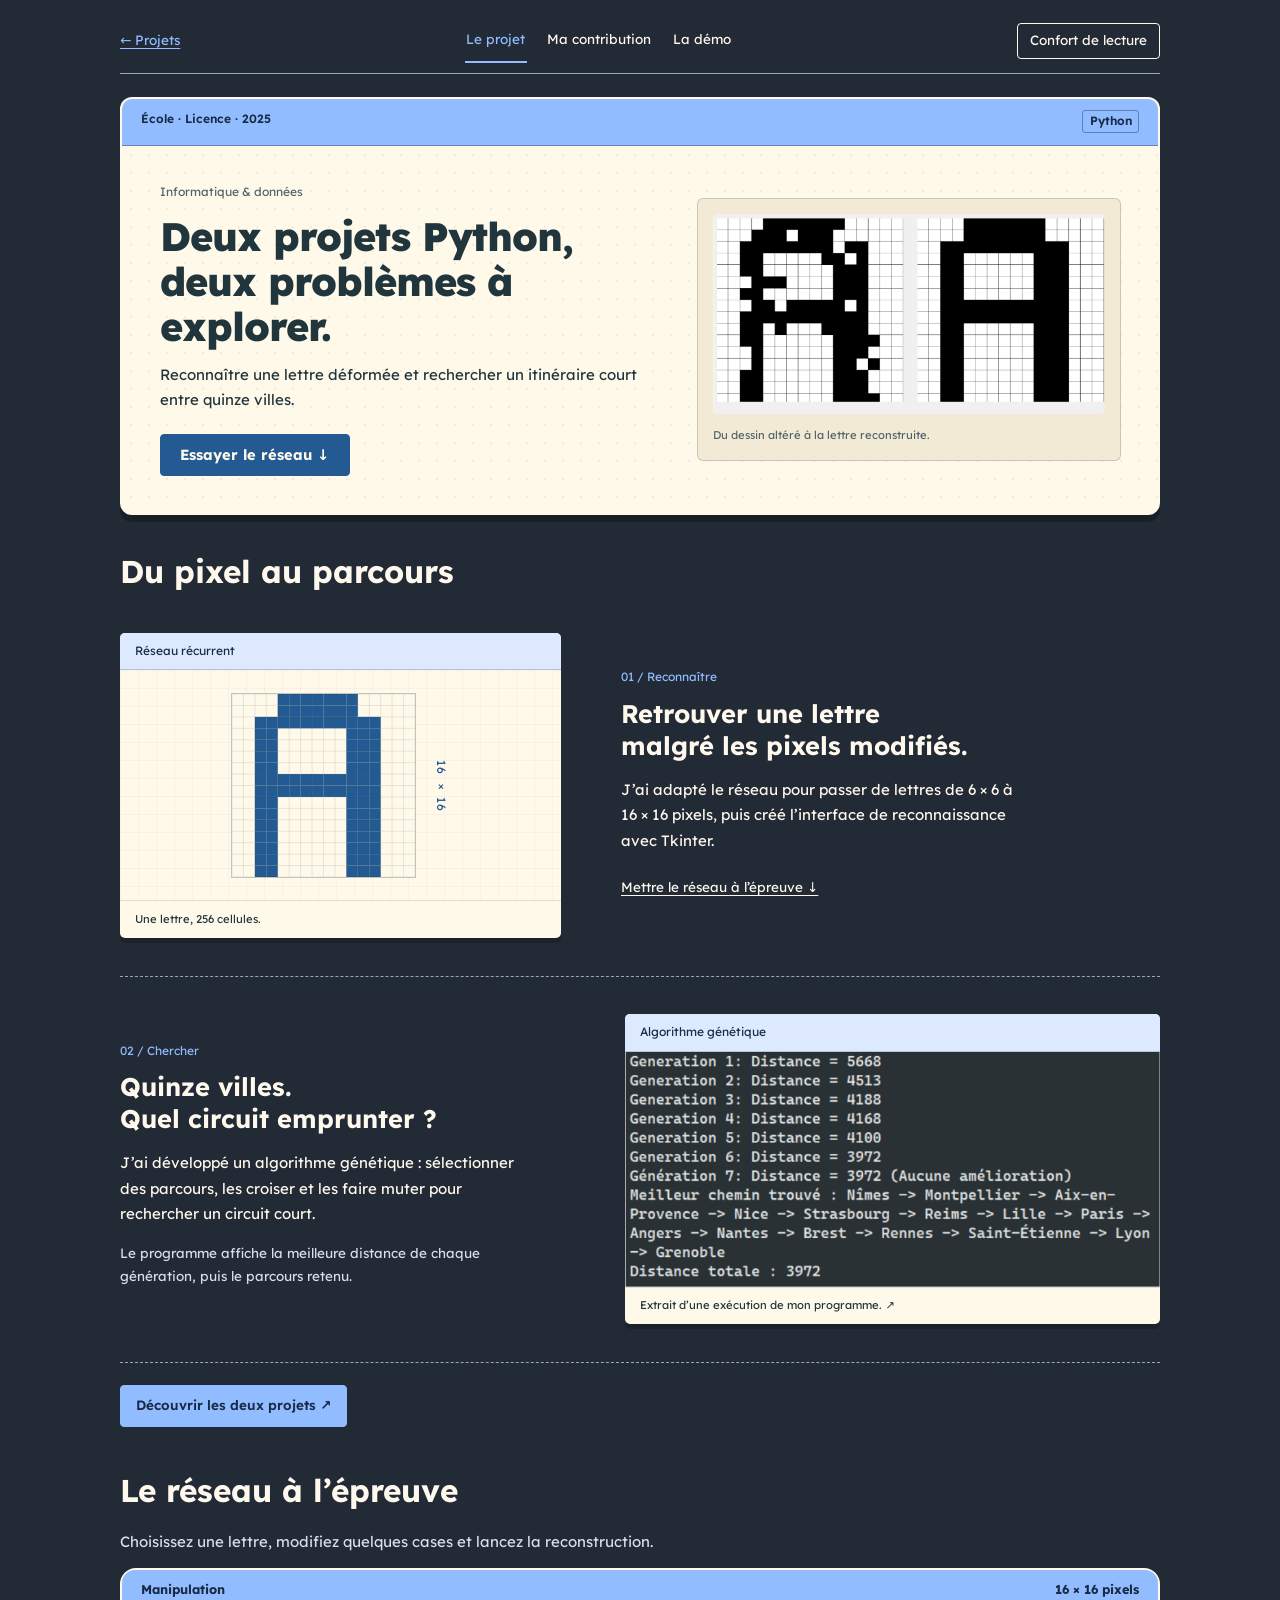
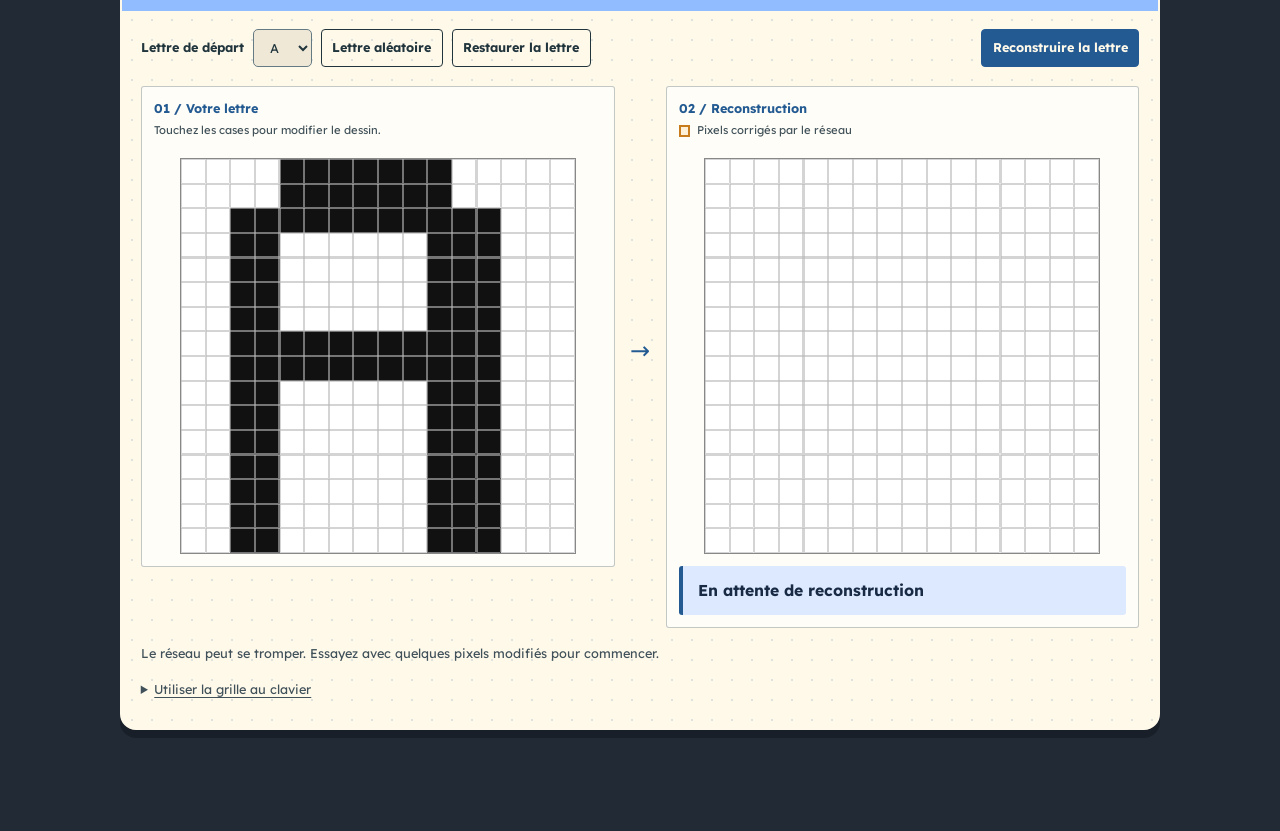
<file: projets/licence.html>
<!doctype html>
<html lang="fr" data-theme="dark">
  <head>
    <meta charset="utf-8" />
    <meta name="viewport" content="width=device-width,initial-scale=1" />
    <title>Projets Python de licence — Zoé Schliefer Berlioux</title>
    <link rel="icon" href="../assets/images/IconePage.png" />
    <link
      rel="stylesheet"
      href="https://fonts.googleapis.com/css2?family=Lexend:wght@400;600;700;800&display=swap"
    />
    <link rel="stylesheet" href="../assets/css/styles.css" />
    <link rel="stylesheet" href="../assets/css/project.css" />
    <link rel="stylesheet" href="../assets/css/reseau.css" />
    <link rel="stylesheet" href="../assets/css/project-universes.css" />
    <link rel="stylesheet" href="../assets/css/accessibility.css" />
    <link rel="stylesheet" href="../assets/css/project-preview.css" />
    <link rel="stylesheet" href="../assets/css/project-navigation.css" />
    <link rel="stylesheet" href="../assets/css/python-workshop.css?v=tablet-2" />
    <script src="../assets/js/accessibility.js"></script>
    <meta
      name="description"
      content="Deux projets Python de licence : reconnaissance de lettres et recherche d’itinéraire, avec une démonstration interactive du réseau récurrent."
    />
    <meta property="og:title" content="Projets Python de licence — Zoé Schliefer Berlioux" />
    <meta
      property="og:description"
      content="Deux projets Python de licence : reconnaissance de lettres et recherche d’itinéraire, avec une démonstration interactive du réseau récurrent."
    />
    <meta property="og:type" content="website" />
    <!-- Image relative tant que l'adresse publique du portfolio n'est pas configuree. -->
    <meta property="og:image" content="../assets/images/social/licence.jpg?v=20261112" />
    <meta property="og:image:type" content="image/jpeg" />
    <meta property="og:image:width" content="1200" />
    <meta property="og:image:height" content="630" />
    <meta property="og:image:alt" content="Démo du réseau récurrent" />
    <meta name="twitter:card" content="summary_large_image" />
    <meta name="twitter:image" content="../assets/images/social/licence.jpg?v=20261112" />
  </head>
  <body data-project="licence">
    <a class="skip-link" href="#main-content">Aller au contenu</a>
    <main id="main-content" tabindex="-1" class="wrap project-page project-preview python-workshop">
      <div class="preview-sticky">
        <a class="back-link" href="../index.html#projets" aria-label="Retour aux projets">← Projets</a>
      <nav class="preview-nav" aria-label="Dans ce projet"><a href="#apercu">Le projet</a><a href="#contribution">Ma contribution</a><a href="#reseau">La démo</a></nav>
        <details class="comfort" id="comfort">
          <summary>Confort de lecture</summary>
          <div class="panel">
            <button
              class="toggle"
              id="t-theme"
              type="button"
              aria-pressed="false"
            >
              Thème sombre
            </button>
            <button
              class="toggle"
              id="t-big"
              type="button"
              aria-pressed="false"
            >
              Texte plus grand
            </button>
            <button
              class="toggle"
              id="t-calm"
              type="button"
              aria-pressed="false"
            >
              Moins d'animations
            </button>
          </div>
        </details>
      </div>
      <header class="preview-hero" id="apercu">
        <div class="preview-band"><span>École · Licence · 2025</span><span>Python</span></div>
        <div class="preview-hero-content">
          <div><p class="preview-eyebrow">Informatique &amp; données</p><h1>Deux projets Python,<br />deux problèmes à explorer.</h1><p>Reconnaître une lettre déformée et rechercher un itinéraire court entre quinze villes.</p><a class="btn primary" href="#reseau">Essayer le réseau ↓</a></div>
          <figure><img src="../assets/images/projetlience.png" alt="Une lettre A altérée puis reconstruite par le réseau." /><figcaption>Du dessin altéré à la lettre reconstruite.</figcaption></figure>
        </div>
      </header>
      <section class="preview-contribution workshop-work" id="contribution" aria-labelledby="preview-role-title">
        <h2 id="preview-role-title">Du pixel au parcours</h2>
        <article class="workshop-row">
          <figure class="pixel-study">
            <span class="study-label">Réseau récurrent</span>
            <div class="pixel-study-grid"><img src="../assets/images/licence/lettre-grille.svg" alt="Lettre A représentée dans la grille de 16 par 16 pixels du projet." /><span class="grid-dimension" aria-hidden="true">16 × 16</span></div>
            <figcaption>Une lettre, 256 cellules.</figcaption>
          </figure>
          <div class="workshop-copy"><span class="workshop-index">01 / Reconnaître</span><h3>Retrouver une lettre <br />malgré les pixels modifiés.</h3><p>J’ai adapté le réseau pour passer de lettres de 6 × 6 à 16 × 16 pixels, puis créé l’interface de reconnaissance avec Tkinter.</p><a class="workshop-jump" href="#reseau">Mettre le réseau à l’épreuve ↓</a></div>
        </article>
        <article class="workshop-row workshop-route">
          <div class="workshop-copy"><span class="workshop-index">02 / Chercher</span><h3>Quinze villes. <br />Quel circuit emprunter ?</h3><p>J’ai développé un algorithme génétique : sélectionner des parcours, les croiser et les faire muter pour rechercher un circuit court.</p><p class="workshop-observation">Le programme affiche la meilleure distance de chaque génération, puis le parcours retenu.</p></div>
          <figure class="route-study"><span class="study-label">Algorithme génétique</span><a href="../assets/images/licence/genetique-resultat.png" target="_blank" rel="noopener noreferrer" aria-label="Voir l’extrait complet des résultats de mon programme (nouvel onglet)"><div class="route-terminal"><img src="../assets/images/licence/genetique-resultat.png" alt="Extrait d’une exécution : distances par génération et circuit trouvé entre les villes." /></div></a><figcaption>Extrait d’une exécution de mon programme. <span aria-hidden="true">↗</span></figcaption></figure>
        </article>
        <a class="btn preview-canva" href="https://projetacademique.my.canva.site/l2scienceco/" target="_blank" rel="noopener noreferrer">Découvrir les deux projets ↗</a>
      </section>

      <section id="reseau" aria-labelledby="preview-demo-title">
        <h2 id="preview-demo-title">Le réseau à l’épreuve</h2>
        <p class="preview-demo-intro">Choisissez une lettre, modifiez quelques cases et lancez la reconstruction.</p>
        <div class="network-lab" aria-labelledby="lab-title">
          <h3 id="lab-title"><span>Manipulation</span><span>16 × 16 pixels</span></h3>
          <div class="network-toolbar">
            <label for="network-letter">Lettre de départ</label
            ><select
              id="network-letter"
              aria-label="Choisir une lettre"
            ></select
            ><button type="button" class="btn" id="network-random">
              Lettre aléatoire
            </button>
            <button type="button" class="btn" id="network-reset">Restaurer la lettre</button>
          </div>
          <div class="network-actions">
            <button type="button" class="btn primary" id="network-run">
              Reconstruire la lettre</button>
          </div>
          <div class="network-grids">
            <figure>
              <figcaption>
                <strong>01 / Votre lettre</strong
                ><span>Touchez les cases pour modifier le dessin.</span>
              </figcaption>
              <canvas
                id="network-input"
                width="384"
                height="384"
                tabindex="0"
                aria-label="Grille de 16 par 16 pixels. Dessinez à la souris ou au doigt. Au clavier : flèches pour choisir une case, Espace pour l’inverser."
              ></canvas>
            </figure>
            <div class="network-arrow" aria-hidden="true">→</div>
            <figure>
              <figcaption>
                <strong>02 / Reconstruction</strong
                ><span class="network-legend"><i aria-hidden="true"></i> Pixels corrigés par le réseau</span>
              </figcaption>
              <canvas
                id="network-output"
                width="384"
                height="384"
                aria-label="Résultat de la reconstruction par le réseau"
              ></canvas>
              <p id="network-status" class="network-status" tabindex="-1" role="status" aria-live="polite">En attente de reconstruction</p>
            </figure>
          </div>

          <p class="network-caution">Le réseau peut se tromper. Essayez avec quelques pixels modifiés pour commencer.</p>
          <details class="network-keyboard">
            <summary>Utiliser la grille au clavier</summary>
            <p><kbd>Tab</kbd> pour atteindre la grille · <kbd>← ↑ ↓ →</kbd> pour choisir une case · <kbd>Espace</kbd> pour la modifier.</p>
          </details>
          <noscript>Activez JavaScript pour essayer le réseau.</noscript>
        </div>
      </section>
    </main>
    <script src="../assets/js/reseau-data.js?v=original-learning-selected-3"></script>
    <script src="../assets/js/reseau-engine.js"></script>
    <script src="../assets/js/project-sections.js"></script>
    <script src="../assets/js/reseau-demo.js?v=feedback-7"></script>
  </body>
</html>
</file>
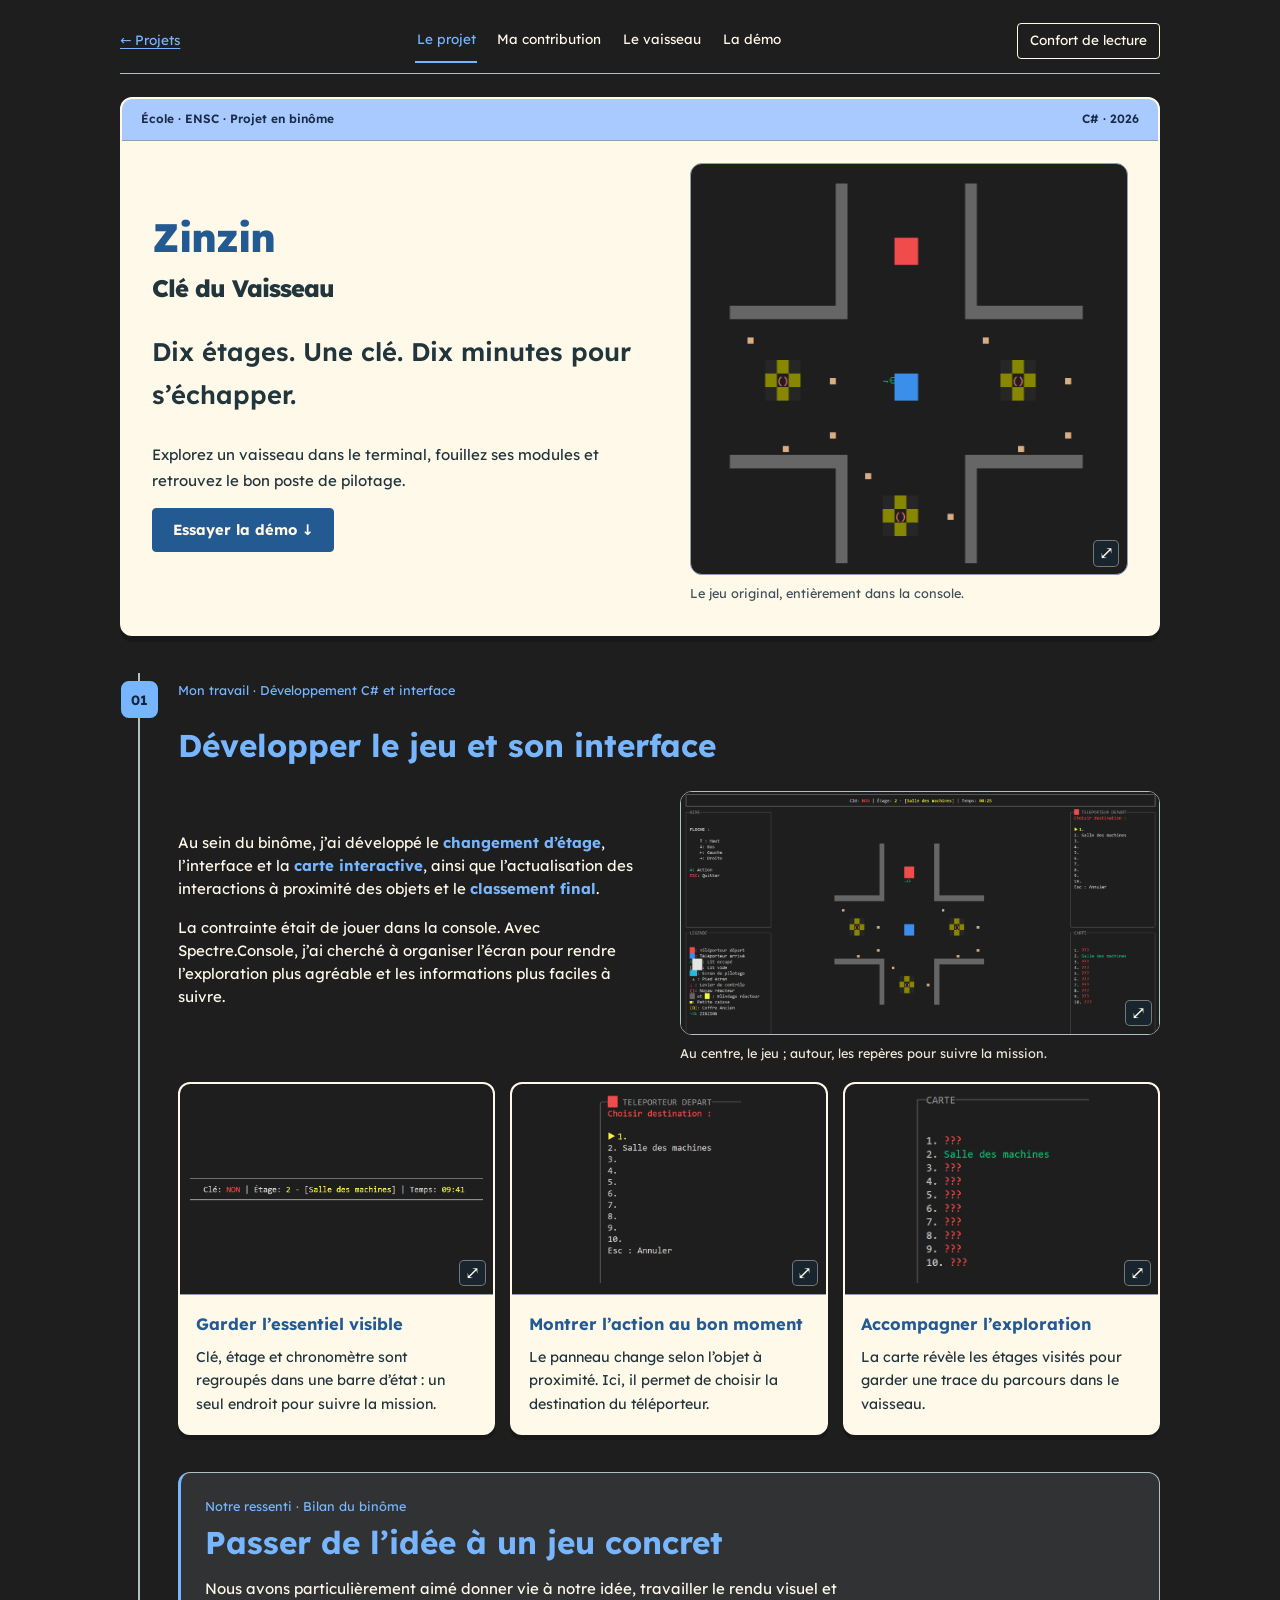
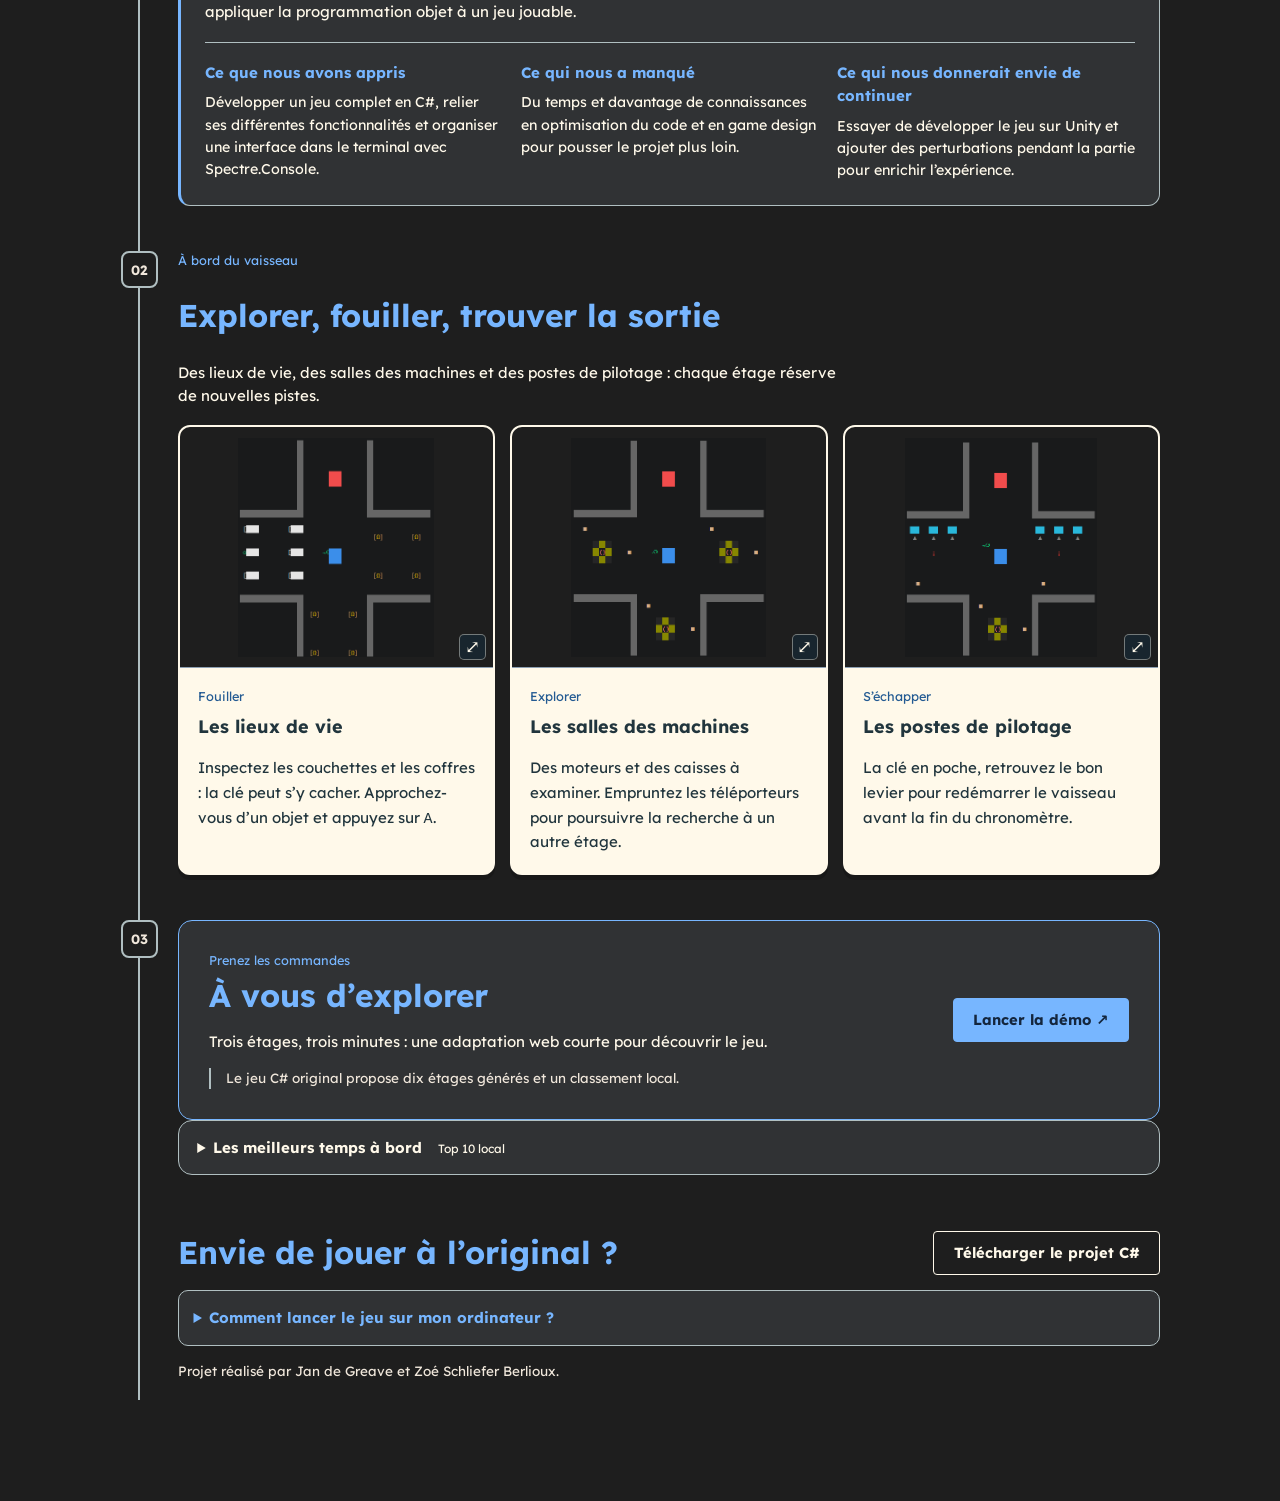
<file: projets/zinzin.html>
<!doctype html>
<html lang="fr" data-theme="dark">
  <head>
    <meta charset="utf-8" />
    <meta name="viewport" content="width=device-width,initial-scale=1" />
    <title>Zinzin — Un jeu d’exploration dans le terminal</title>
    <link rel="icon" href="../assets/images/IconePage.png" />
    <link
      rel="stylesheet"
      href="https://fonts.googleapis.com/css2?family=Lexend:wght@400;600;700;800&display=swap"
    />
    <link rel="stylesheet" href="../assets/css/styles.css" />
    <link rel="stylesheet" href="../assets/css/project.css" />
    <link rel="stylesheet" href="../assets/css/zinzin.css" />
    <link rel="stylesheet" href="../assets/css/project-universes.css" />
    <link rel="stylesheet" href="../assets/css/accessibility.css" />
    <link rel="stylesheet" href="../assets/css/project-navigation.css" />
    <link rel="stylesheet" href="../assets/css/zinzin-shared.css?v=carousel-4" />
    <script src="../assets/js/accessibility.js"></script>
    <meta
      name="description"
      content="Zinzin : jeu C# en console, conception d’interface et démo jouable."
    />
    <meta
      property="og:title"
      content="Zinzin — Un jeu d’exploration dans le terminal"
    />
    <meta
      property="og:description"
      content="Zinzin : jeu C# en console, conception d’interface et démo jouable."
    />
    <meta property="og:type" content="website" />
    <!-- Image relative tant que l'adresse publique du portfolio n'est pas configuree. -->
    <meta property="og:image" content="../assets/images/social/zinzin.jpg?v=20261112" />
    <meta property="og:image:type" content="image/jpeg" />
    <meta property="og:image:width" content="1200" />
    <meta property="og:image:height" content="630" />
    <meta property="og:image:alt" content="Zinzin, jeu C# en console" />
    <meta name="twitter:card" content="summary_large_image" />
    <meta name="twitter:image" content="../assets/images/social/zinzin.jpg?v=20261112" />
  </head>
  <body data-project="zinzin">
    <a class="skip-link" href="#main-content">Aller au contenu</a>

    <main id="main-content" tabindex="-1" class="wrap project-page zinzin-page">
      <div class="preview-sticky">
        <a class="back-link" href="../index.html#projets" aria-label="Retour aux projets">← Projets</a>
      <nav class="preview-nav" aria-label="Dans ce projet"><a href="#apercu">Le projet</a><a href="#interface">Ma contribution</a><a href="#concept">Le vaisseau</a><a href="#demo">La démo</a></nav>
        <details class="comfort" id="comfort">
          <summary>Confort de lecture</summary>
          <div class="panel">
            <button
              class="toggle"
              id="t-theme"
              type="button"
              aria-pressed="false"
            >
              Thème sombre
            </button>
            <button
              class="toggle"
              id="t-big"
              type="button"
              aria-pressed="false"
            >
              Texte plus grand
            </button>
            <button
              class="toggle"
              id="t-calm"
              type="button"
              aria-pressed="false"
            >
              Moins d'animations
            </button>
          </div>
        </details>
      </div>
      <header class="project-heading z-hero" id="apercu">
        <div class="z-project-band"><span>École · ENSC · Projet en binôme</span><span>C# · 2026</span></div>
        <div>
          <h1>Zinzin<br /><span>Clé du Vaisseau</span></h1>
          <p class="project-subtitle">
            Dix étages. Une clé. Dix minutes pour s’échapper.
          </p>
          <p>
            Explorez un vaisseau dans le terminal, fouillez ses modules et
            retrouvez le bon poste de pilotage.
          </p>
          <div class="cta">
            <a class="btn primary" href="#demo">Essayer la démo ↓</a>
          </div>
        </div>
        <figure class="z-hero-shot">
          <a href="../assets/images/zinzin/Capture_Jeu.png" data-z-shot title="Agrandir la capture"
            ><img
              src="../assets/images/zinzin/Capture_Jeu.png"
              alt="Salle des machines du jeu original : moteurs, couloirs et téléporteurs rouge et bleu"
              width="862"
              height="907"
            /><span class="z-zoom-mark" aria-hidden="true">&#x2922;</span></a
          >
          <figcaption>Le jeu original, entièrement dans la console.</figcaption>
        </figure>
      </header>
      <div class="z-route">
        <div class="z-chapter" data-route="interface">
          <span class="z-route-marker" aria-hidden="true">01</span>
          <section
            class="project-section"
            id="interface"
            aria-labelledby="zinzin-role"
          >
            <p class="project-eyebrow">
              Mon travail · Développement C# et interface
            </p>
            <h2 id="zinzin-role">Développer le jeu et son interface</h2>
            <div class="z-work-summary">
              <div>
                <p>
                  Au sein du binôme, j’ai développé le
                  <strong>changement d’étage</strong>, l’interface et la
                  <strong>carte interactive</strong>, ainsi que l’actualisation
                  des interactions à proximité des objets et le
                  <strong>classement final</strong>.
                </p>
                <p>
                  La contrainte était de jouer dans la console. Avec
                  Spectre.Console, j’ai cherché à organiser l’écran pour rendre
                  l’exploration plus agréable et les informations plus faciles à
                  suivre.
                </p>
              </div>
              <figure class="z-interface-shot z-work-overview">
                <a
                  href="../assets/images/zinzin/Capture_ensembleJeu.png"
                  data-z-shot title="Agrandir la capture"
                  ><img
                    src="../assets/images/zinzin/Capture_ensembleJeu.png"
                    alt="Interface complète : aide et légende à gauche, vaisseau au centre, interactions et carte à droite"
                    loading="lazy"
                    width="2491"
                    height="1262"
                  /><span class="z-zoom-mark" aria-hidden="true">&#x2922;</span></a
                >
                <figcaption>
                  Au centre, le jeu ; autour, les repères pour suivre la
                  mission.
                </figcaption>
              </figure>
            </div>
            <div class="z-work-gallery" role="region" aria-label="Les choix d'interface" data-z-carousel="work">
            <p class="z-places-hint">Faites d?filer les choix ou utilisez les fl?ches.</p>
            <div class="z-work-choices" id="z-work-track">
              <article>
                <a
                  href="../assets/images/zinzin/Capture_header.png"
                  data-z-shot title="Agrandir la capture"
                  class="z-work-image"
                  ><img
                    src="../assets/images/zinzin/Capture_header.png"
                    alt="Barre d’état du jeu original indiquant la clé, l’étage et le temps restant"
                    loading="lazy"
                    width="831"
                    height="77"
                  /><span class="z-zoom-mark" aria-hidden="true">&#x2922;</span></a
                >
                <div>
                  <h3>Garder l’essentiel visible</h3>
                  <p>
                    Clé, étage et chronomètre sont regroupés dans une barre
                    d’état : un seul endroit pour suivre la mission.
                  </p>
                </div>
              </article>
              <article>
                <a
                  href="../assets/images/zinzin/Capture_Interaction.png"
                  data-z-shot title="Agrandir la capture"
                  class="z-work-image"
                  ><img
                    src="../assets/images/zinzin/Capture_Interaction.png"
                    alt="Panneau d’interaction du téléporteur proposant les étages de destination"
                    loading="lazy"
                    width="378"
                    height="497"
                  /><span class="z-zoom-mark" aria-hidden="true">&#x2922;</span></a
                >
                <div>
                  <h3>Montrer l’action au bon moment</h3>
                  <p>
                    Le panneau change selon l’objet à proximité. Ici, il permet
                    de choisir la destination du téléporteur.
                  </p>
                </div>
              </article>
              <article>
                <a
                  href="../assets/images/zinzin/Capture_Carte.png"
                  data-z-shot title="Agrandir la capture"
                  class="z-work-image"
                  ><img
                    src="../assets/images/zinzin/Capture_Carte.png"
                    alt="Carte du vaisseau révélant une salle des machines parmi les étages encore inconnus"
                    loading="lazy"
                    width="387"
                    height="419"
                  /><span class="z-zoom-mark" aria-hidden="true">&#x2922;</span></a
                >
                <div>
                  <h3>Accompagner l’exploration</h3>
                  <p>
                    La carte révèle les étages visités pour garder une trace du
                    parcours dans le vaisseau.
                  </p>
                </div>
              </article>
            </div>
            <div class="z-places-controls" hidden>
              <button class="btn" type="button" id="z-work-prev" aria-label="Choix pr?c?dent" aria-controls="z-work-track">?</button>
              <span id="z-work-position" role="status" aria-live="polite">1 / 3</span>
              <button class="btn" type="button" id="z-work-next" aria-label="Choix suivant" aria-controls="z-work-track">?</button>
            </div>
            </div>
          </section>

          <section
            class="project-section z-group-review"
            aria-labelledby="z-review-title"
          >
            <p class="project-eyebrow">Notre ressenti · Bilan du binôme</p>
            <h2 id="z-review-title">Passer de l’idée à un jeu concret</h2>
            <p>
              Nous avons particulièrement aimé donner vie à notre idée,
              travailler le rendu visuel et appliquer la programmation objet à
              un jeu jouable.
            </p>
            <div class="z-review-grid">
              <div>
                <h3>Ce que nous avons appris</h3>
                <p>
                  Développer un jeu complet en C#, relier ses différentes
                  fonctionnalités et organiser une interface dans le terminal
                  avec Spectre.Console.
                </p>
              </div>
              <div>
                <h3>Ce qui nous a manqué</h3>
                <p>
                  Du temps et davantage de connaissances en optimisation du code
                  et en game design pour pousser le projet plus loin.
                </p>
              </div>
              <div>
                <h3>Ce qui nous donnerait envie de continuer</h3>
                <p>
                  Essayer de développer le jeu sur Unity et ajouter des
                  perturbations pendant la partie pour enrichir l’expérience.
                </p>
              </div>
            </div>
          </section>
        </div>
        <div class="z-chapter" data-route="concept">
          <span class="z-route-marker" aria-hidden="true">02</span>
          <section
            class="project-section"
            id="concept"
            aria-labelledby="concept-title"
          >
            <p class="project-eyebrow">À bord du vaisseau</p>
            <h2 id="concept-title">Explorer, fouiller, trouver la sortie</h2>
            <p>
              Des lieux de vie, des salles des machines et des postes de
              pilotage : chaque étage réserve de nouvelles pistes.
            </p>
            <div class="z-places-gallery" data-z-carousel="places" role="region" aria-label="Les lieux du vaisseau">
            <p class="z-places-hint">Faites défiler les lieux ou utilisez les flèches.</p>
            <div class="z-discovery-grid" id="z-places-track">
              <article>
                <a
                  href="../assets/images/zinzin/environnement-lieu-vie.png"
                  data-z-shot title="Agrandir la capture"
                  class="z-discovery-image"
                  ><img
                    src="../assets/images/zinzin/environnement-lieu-vie.png"
                    alt="Capture originale d’un lieu de vie : couchettes à gauche et coffres à droite"
                    loading="lazy"
                    width="432"
                    height="482"
                  /><span class="z-zoom-mark" aria-hidden="true">&#x2922;</span></a
                >
                <div>
                  <p class="project-eyebrow">Fouiller</p>
                  <h3>Les lieux de vie</h3>
                  <p>
                    Inspectez les couchettes et les coffres : la clé peut s’y
                    cacher. Approchez-vous d’un objet et appuyez sur
                    <kbd>A</kbd>.
                  </p>
                </div>
              </article>
              <article>
                <a
                  href="../assets/images/zinzin/environnement-machines.png"
                  data-z-shot title="Agrandir la capture"
                  class="z-discovery-image"
                  ><img
                    src="../assets/images/zinzin/environnement-machines.png"
                    alt="Capture originale d’une salle des machines avec ses moteurs et ses caisses"
                    loading="lazy"
                    width="431"
                    height="485"
                  /><span class="z-zoom-mark" aria-hidden="true">&#x2922;</span></a
                >
                <div>
                  <p class="project-eyebrow">Explorer</p>
                  <h3>Les salles des machines</h3>
                  <p>
                    Des moteurs et des caisses à examiner. Empruntez les
                    téléporteurs pour poursuivre la recherche à un autre étage.
                  </p>
                </div>
              </article>
              <article>
                <a
                  href="../assets/images/zinzin/environnement-pilotage.png"
                  data-z-shot title="Agrandir la capture"
                  class="z-discovery-image"
                  ><img
                    src="../assets/images/zinzin/environnement-pilotage.png"
                    alt="Capture originale d’un poste de pilotage avec ses commandes bleues et ses leviers"
                    loading="lazy"
                    width="429"
                    height="489"
                  /><span class="z-zoom-mark" aria-hidden="true">&#x2922;</span></a
                >
                <div>
                  <p class="project-eyebrow">S’échapper</p>
                  <h3>Les postes de pilotage</h3>
                  <p>
                    La clé en poche, retrouvez le bon levier pour redémarrer le
                    vaisseau avant la fin du chronomètre.
                  </p>
                </div>
              </article>
            </div>
            <div class="z-places-controls" hidden>
              <button class="btn" type="button" id="z-places-prev" aria-label="Lieu précédent" aria-controls="z-places-track">←</button>
              <span id="z-places-position" role="status" aria-live="polite">1 / 3</span>
              <button class="btn" type="button" id="z-places-next" aria-label="Lieu suivant" aria-controls="z-places-track">→</button>
            </div>
            </div>
          </section>
        </div>
        <div class="z-chapter" data-route="demo">
          <span class="z-route-marker" aria-hidden="true">03</span>
          <section
            class="project-section z-demo-invite"
            id="demo"
            aria-labelledby="demo-title"
          >
            <div>
              <p class="project-eyebrow">Prenez les commandes</p>
              <h2 id="demo-title">À vous d’explorer</h2>
              <p>
                Trois étages, trois minutes : une adaptation web courte pour
                découvrir le jeu.
              </p>
              <p class="method-note">
                Le jeu C# original propose dix étages générés et un classement
                local.
              </p>
            </div>
            <button
              class="btn primary"
              type="button"
              id="z-open"
              aria-haspopup="dialog"
            >
              Lancer la démo ↗
            </button>
          </section>
          <details
            class="project-section z-leaderboard"
            id="z-leaderboard-panel"
          >
            <summary>
              Les meilleurs temps à bord <span>Top 10 local</span>
            </summary>
            <p>
              Classement enregistré dans ce navigateur, séparé du jeu C#
              original.
            </p>
            <p id="z-scores-empty">
              Aucun temps enregistré. Terminez la démo pour établir le premier
              record !
            </p>
            <ol id="z-scores" aria-label="Classement par temps croissant"></ol>
          </details>
          <section
            class="project-section z-original"
            aria-labelledby="original"
          >
            <h2 id="original">Envie de jouer à l’original ?</h2>
            <a
              class="btn"
              href="../assets/documents/zinzin-sources.zip"
              download
              >Télécharger le projet C#</a
            >
            <details class="z-install">
              <summary>Comment lancer le jeu sur mon ordinateur ?</summary>
              <ol>
                <li>Installez le SDK .NET 9, puis extrayez le ZIP.</li>
                <li>
                  Ouvrez un terminal dans le dossier <code>Code_C#</code> et
                  lancez <code>dotnet run</code>.
                </li>
                <li>
                  Utilisez un terminal d’au moins 140 colonnes sur 50 lignes,
                  idéalement en plein écran.
                </li>
              </ol>
              <p>
                Le projet comprend un mode normal, un mode test et un classement
                des dix meilleurs joueurs.
              </p>
            </details>
            <p class="project-credits">
              Projet réalisé par Jan de Greave et Zoé Schliefer Berlioux.
            </p>
          </section>
        </div>
      </div>
    </main>
    <dialog
      id="zinzin-dialog"
      class="zinzin-dialog"
      aria-labelledby="zinzin-dialog-title"
    >
      <header class="zinzin-modal-header">
        <h2 id="zinzin-dialog-title">Zinzin · Démo web</h2>
        <button
          class="btn"
          type="button"
          id="z-close"
          aria-label="Fermer la démo"
        >
          ×
        </button>
      </header>
      <div class="zinzin-demo">
        <div class="mission-header">
          <span id="z-floor">Étage 1 — Lieu de vie</span
          ><span id="z-key">Clé : non</span
          ><span id="z-time" role="timer" aria-label="Temps restant"
            >03:00</span
          >
        </div>
        <div class="zinzin-layout">
          <aside class="zinzin-help">
            <h3>Commandes</h3>
            <p>↑ ↓ ← → : se déplacer<br />A : interagir<br />Échap : pause</p>
            <h3>Légende</h3>
            <p>
              <span class="key-player">●</span> Votre ZINZIN<br /><span
                class="key-tp"
                >■</span
              >
              Téléporteur départ<br /><span class="key-arrival">■</span>
              Arrivée<br /><span class="key-chest">■</span> Coffre ou caisse<br /><span
                class="key-control"
                >■</span
              >
              Commandes de pilotage
            </p>
          </aside>
          <canvas
            id="z-canvas"
            width="600"
            height="600"
            tabindex="0"
            aria-label="Carte interactive du vaisseau. Lancez la démo puis utilisez les flèches pour vous déplacer et A pour interagir."
            >Votre navigateur doit prendre en charge le canvas pour afficher la
            carte du jeu.</canvas
          >
          <aside class="zinzin-status">
            <h3>Interaction</h3>
            <p id="z-message" role="status" aria-live="polite">
              Lancez la mission pour prendre les commandes.
            </p>
            <div id="z-destinations" hidden>
              <p>
                Destination · ↑ ↓ pour choisir, Entrée pour valider, Échap pour
                annuler
              </p>
              <div
                class="z-destination-buttons"
                role="group"
                aria-label="Choisir un étage"
              ></div>
            </div>
            <h3>Étages explorés</h3>
            <ol id="z-visited"></ol>
            <button class="btn" type="button" id="z-hint">Un indice ?</button>
          </aside>
        </div>
        <div class="zinzin-actions">
          <button class="btn primary" type="button" id="z-start">
            Lancer la démo</button
          ><button class="btn" type="button" id="z-pause" disabled>Pause</button
          ><button class="btn" type="button" id="z-action" disabled>
            Interagir (A)</button
          ><button class="btn" type="button" id="z-reset">Recommencer</button>
        </div>
        <div class="z-pad" role="group" aria-label="Déplacement du ZINZIN">
          <button type="button" data-move="up" aria-label="Monter">↑</button
          ><button type="button" data-move="left" aria-label="Aller à gauche">
            ←</button
          ><button type="button" data-move="down" aria-label="Descendre">
            ↓</button
          ><button type="button" data-move="right" aria-label="Aller à droite">
            →
          </button>
        </div>
        <p class="method-note">
          Le clavier ne commande le jeu que lorsque la carte est sélectionnée.
          Les boutons permettent aussi de jouer sur mobile.
        </p>
        <noscript
          >Activez JavaScript pour jouer à la démo, ou téléchargez le projet C#
          ci-dessus.</noscript
        >
      </div>
    </dialog>
    <script src="../assets/js/project-sections.js"></script>
    <script src="../assets/js/zinzin-route.js"></script>
    <script src="../assets/js/zinzin-places.js?v=carousel-2"></script>
    <script src="../assets/js/zinzin-gallery.js"></script>
    <script src="../assets/js/zinzin-scores.js"></script>
    <script src="../assets/js/zinzin-maps.js"></script>
    <script src="../assets/js/zinzin-engine.js"></script>
    <script src="../assets/js/zinzin-demo.js"></script>
  </body>
</html>
</file>
<file: assets/css/styles.css>
/* Page éditoriale sobre : une présentation personnelle, puis les projets en liste lisible d'un coup d'œil. */
:root {
  --bg: #273e47;
  --surface: #344f58;
  --ink: #fff9ea;
  --muted: #e4d8b4;
  --line: #6c8588;
  --accent: #d8973c;
  --on-accent: #273e47;
  --board: #1f323a;
  --on-fam: #fff9ea;
  --focus-board: #d8c99b;
  --f-ecole: #d8973c;
  --f-perso: #bd632f;
  --f-rech: #a4243b;
  --font-display: "Lexend", "Atkinson Hyperlegible", system-ui, sans-serif;
  --font-body: "Lexend", "Atkinson Hyperlegible", system-ui, sans-serif;
  --font-mono: "Lexend", system-ui, sans-serif;
  color-scheme: dark;
}
:root[data-theme="light"] {
  --bg: #d8c99b;
  --surface: #fff9ea;
  --ink: #273e47;
  --muted: #52656a;
  --line: #c9b982;
  --accent: #a4243b;
  --on-accent: #ffffff;
  --board: #273e47;
  --on-fam: #fff9ea;
  --focus-board: #d8973c;
  --f-ecole: #d8973c;
  --f-perso: #bd632f;
  --f-rech: #a4243b;
  color-scheme: light;
}
html.grand {
  font-size: 112.5%;
}
html {
  font-size: 93.75%;
  scroll-behavior: smooth;
}
html.calme {
  scroll-behavior: auto;
}

*,
*::before,
*::after {
  box-sizing: border-box;
}
body {
  background: var(--bg);
  color: var(--ink);
  font-family: var(--font-body);
  font-size: 1rem;
  line-height: 1.55;
  padding-inline: 16px;
  padding-block: 0 48px;
}
body.intro-open {
  overflow: hidden;
}
.wrap {
  max-width: 1040px;
  margin-inline: auto;
}
button {
  font: inherit;
  color: inherit;
}
a {
  color: inherit;
}
:focus-visible {
  outline: 3px solid var(--accent);
  outline-offset: 3px;
}
section[id],
header[id] {
  scroll-margin-top: 1rem;
}
.mono {
  font-family: var(--font-mono);
  font-size: 0.78rem;
  letter-spacing: 0.08em;
  text-transform: uppercase;
  color: var(--muted);
}

/* barre du haut */
.top {
  position: relative;
  z-index: 10;
  display: flex;
  flex-wrap: wrap;
  align-items: center;
  justify-content: space-between;
  gap: 0.75rem 1.5rem;
  padding-block: 1.1rem;
  border-bottom: 1px solid var(--line);
}
.brand {
  font-family: var(--font-display);
  font-weight: 800;
  font-size: 1.2rem;
  text-decoration: none;
  letter-spacing: -0.01em;
}
.top nav {
  display: flex;
  gap: 1.4rem;
  flex-wrap: wrap;
}
.top nav a {
  text-decoration: none;
  font-size: 0.95rem;
  padding-block: 0.3rem;
  border-bottom: 2px solid transparent;
}
.top nav a:hover {
  border-color: var(--accent);
}
.comfort {
  position: relative;
}
.comfort summary {
  list-style: none;
  cursor: pointer;
  border: 1.5px solid var(--ink);
  border-radius: 4px;
  padding: 0.4rem 0.8rem;
  font-size: 0.9rem;
  min-height: 2.4rem;
  display: flex;
  align-items: center;
}
.comfort summary::-webkit-details-marker {
  display: none;
}
.comfort[open] summary {
  background: var(--ink);
  color: var(--bg);
}
.panel {
  position: absolute;
  right: 0;
  top: calc(100% + 0.5rem);
  z-index: 5;
  background: var(--surface);
  border: 1.5px solid var(--ink);
  border-radius: 4px;
  padding: 0.75rem;
  display: flex;
  flex-direction: column;
  gap: 0.5rem;
  min-width: 15rem;
  box-shadow: 0 12px 30px rgba(0, 0, 0, 0.18);
}
.toggle {
  text-align: left;
  border: 1.5px solid var(--line);
  background: transparent;
  border-radius: 4px;
  padding: 0.5rem 0.8rem;
  cursor: pointer;
  min-height: 2.5rem;
  display: flex;
  justify-content: space-between;
  align-items: center;
  gap: 1rem;
  font-size: 0.95rem;
}
.toggle::after {
  content: "Non";
  font-family: var(--font-mono);
  font-size: 0.78rem;
  color: var(--muted);
}
.toggle[aria-pressed="true"] {
  border-color: var(--accent);
}
.toggle[aria-pressed="true"]::after {
  content: "Oui";
  color: var(--accent);
  font-weight: 500;
}

/* ambition */
.hero {
  display: grid;
  grid-template-columns: minmax(170px, 220px) minmax(0, 1fr);
  gap: clamp(2rem, 6vw, 5rem);
  align-items: center;
  margin-top: 1.5rem;
  padding: clamp(1.5rem, 3vw, 2.5rem);
  border-radius: 24px;
  background: var(--surface);
  color: var(--ink);
  box-shadow: 0 12px 0 rgba(39, 62, 71, 0.12);
}
.hero-text {
  display: flex;
  flex-direction: column;
  gap: 0.8rem;
  min-width: 0;
}
.hero h1 {
  font-size: clamp(1.8rem, 3.4vw, 2.65rem);
}
.hero .lead {
  font-size: clamp(1rem, 1.5vw, 1.05rem);
  line-height: 1.5;
}
.hero .alternance {
  padding: 0;
  margin-block: 0.3rem;
}
.hero-mobility {
  display: block;
  font-size: 0.9em;
  color: var(--muted);
  margin-top: 0.4rem;
}
.hero-missions {
  margin: 0;
  font-size: 0.95rem;
  font-weight: 600;
  line-height: 1.5;
}
.hero-missions span {
  color: var(--accent);
  margin-inline: 0.3rem;
}
.hero abbr {
  text-decoration: none;
  cursor: help;
}
h1 {
  font-family: var(--font-display);
  font-weight: 800;
  margin: 0;
  font-size: clamp(2rem, 4vw, 3rem);
  line-height: 1.03;
  letter-spacing: -0.025em;
  max-width: 17ch;
  text-wrap: balance;
}
h1 em {
  font-style: normal;
  color: var(--accent);
}
.lead strong {
  color: var(--accent);
  font-weight: 700;
}
.lead {
  font-size: clamp(1rem, 1.7vw, 1.15rem);
  margin: 0;
  max-width: 65ch;
  color: var(--ink);
}
.conds {
  list-style: none;
  margin: 0;
  padding: 0;
  display: flex;
  flex-wrap: wrap;
  gap: 0.5rem;
}
.conds li {
  border: 1.5px solid var(--ink);
  border-radius: 999px;
  padding: 0.2rem 0.85rem;
  font-size: 0.95rem;
}
.cta {
  display: flex;
  flex-wrap: wrap;
  gap: 0.7rem;
  margin-top: 0.4rem;
}
.btn {
  display: inline-flex;
  align-items: center;
  justify-content: center;
  min-height: 2.8rem;
  padding: 0.5rem 1.3rem;
  border-radius: 4px;
  border: 1.5px solid var(--ink);
  background: transparent;
  color: var(--ink);
  font-weight: 700;
  text-decoration: none;
  cursor: pointer;
  font-size: 0.98rem;
}
.btn:hover {
  background: var(--ink);
  color: var(--bg);
}
.btn.primary {
  background: var(--accent);
  border-color: var(--accent);
  color: var(--on-accent);
}
.btn.primary:hover {
  background: var(--ink);
  border-color: var(--ink);
  color: var(--bg);
}
.hero-art {
  width: min(300px, 100%);
}
.hero-art svg,
.g svg,
.d-art svg {
  display: block;
  width: 100%;
  height: auto;
}
.profile-photo {
  position: relative;
  width: 220px;
  height: 220px;
  border-radius: 50%;
  overflow: hidden;
  background: #d8c99b;
  display: grid;
  place-items: center;
  justify-self: center;
  box-shadow: 0 14px 20px rgba(39, 62, 71, 0.24);
}
.profile-photo::after {
  content: none;
}
.profile-photo img {
  position: absolute;
  z-index: 1;
  width: 110%;
  max-width: none;
  height: auto;
  left: -5%;
  top: -30%;
  display: block;
}
.profile-photo .photo-placeholder {
  padding: 1.5rem;
  text-align: center;
  color: var(--on-accent);
  font-family: var(--font-display);
  font-weight: 800;
  font-size: 1.1rem;
}
.linkedin-link {
  display: inline-flex;
  align-items: center;
  gap: 0.45rem;
  width: max-content;
  color: var(--ink);
  font-weight: 600;
  text-decoration: none;
}
.linkedin-link:hover {
  color: var(--accent);
  text-decoration: underline;
}
.linkedin-logo {
  width: 1.7rem;
  height: 1.7rem;
}
.github-link {
  display: inline-flex;
  align-items: center;
  gap: 0.45rem;
  width: max-content;
  color: var(--ink);
  font-weight: 600;
  text-decoration: none;
  margin-left: 0.9rem;
}
.github-link:hover {
  color: var(--accent);
  text-decoration: underline;
}
.github-logo {
  width: 1.7rem;
  height: 1.7rem;
}
.social-links {
  display: flex;
  align-items: center;
  gap: 1.1rem;
  flex-wrap: wrap;
}
.github-link {
  margin-left: 0;
}
.keywords {
  display: flex;
  flex-wrap: wrap;
  gap: 0.55rem;
}
.keywords span {
  padding: 0.35rem 0.75rem;
  border: 1px solid var(--accent);
  border-radius: 999px;
  background: color-mix(in srgb, var(--accent) 22%, var(--surface));
  color: var(--ink);
  font-size: 0.88rem;
  font-weight: 700;
}
.hobbies {
  margin-top: clamp(3rem, 7vw, 5rem);
  padding: clamp(1.5rem, 4vw, 3rem);
  background: var(--surface);
  color: var(--ink);
  border: 1px solid var(--line);
  border-radius: 24px;
}
.hobbies h2 {
  font-family: var(--font-display);
  font-size: clamp(1.8rem, 4vw, 2.6rem);
  margin: 0 0 0.7rem;
}
.hobbies-intro {
  max-width: 60ch;
  color: var(--ink);
}
.hobby-cards {
  display: grid;
  grid-template-columns: repeat(2, minmax(0, 1fr));
  gap: 1rem;
  margin-top: 1.5rem;
}
.hobby-cards article {
  padding: 1.2rem;
  background: color-mix(in srgb, var(--surface) 72%, var(--bg));
  border: 1px solid var(--line);
  border-radius: 14px;
}
.hobby-icon {
  font-size: 1.8rem;
  color: var(--accent);
}
.hobby-cards h3 {
  margin: 0.5rem 0 0.3rem;
  font-family: var(--font-display);
}
.hobby-cards p {
  margin: 0;
  color: var(--muted);
}
@keyframes photo-float {
  0%,
  100% {
    transform: translateY(0);
  }
  50% {
    transform: translateY(-6px);
  }
}

/* repères */
.vise {
  display: grid;
  grid-template-columns: repeat(3, minmax(0, 1fr));
  gap: 1.4rem;
}
.vise > div {
  background: var(--surface);
  border: 2px solid var(--ink);
  border-radius: 10px;
  overflow: hidden;
  box-shadow: 0 5px 0 rgba(0, 0, 0, 0.2);
  display: flex;
  flex-direction: column;
  min-width: 0;
}
.vise .mono {
  margin: 0;
  background: var(--accent);
  color: var(--on-accent);
  padding: 0.4rem 0.95rem;
  border-bottom: 2px solid var(--ink);
  display: flex;
  justify-content: space-between;
  align-items: center;
}
.vise .mono::after {
  content: "";
  width: 0.55rem;
  height: 0.55rem;
  background: currentColor;
  transform: rotate(45deg);
}
.vise .big {
  margin: 0;
  padding: 1rem 1.1rem 0.4rem;
  font-family: var(--font-display);
  font-weight: 800;
  font-size: clamp(1.2rem, 2.2vw, 1.45rem);
  line-height: 1.2;
  text-wrap: balance;
}
.vise .small {
  margin: 0;
  padding: 0 1.1rem 1.15rem;
  color: var(--muted);
  font-size: 0.98rem;
}

/* projets */
.projets {
  padding-top: clamp(3rem, 7vw, 5rem);
  display: flex;
  flex-direction: column;
  gap: 1.2rem;
}
.p-head {
  display: flex;
  flex-wrap: wrap;
  gap: 1rem 2rem;
  align-items: end;
  justify-content: space-between;
}
.p-head h2,
.contact h2 {
  font-family: var(--font-display);
  font-weight: 800;
  margin: 0;
  font-size: clamp(1.8rem, 4vw, 2.6rem);
  letter-spacing: -0.02em;
  line-height: 1.05;
}
.filters {
  display: flex;
  flex-wrap: wrap;
  gap: 0.45rem;
}
.chip {
  border: 1.5px solid var(--line);
  background: transparent;
  border-radius: 999px;
  padding: 0.3rem 0.9rem;
  cursor: pointer;
  min-height: 2.4rem;
  font-size: 0.92rem;
}
.chip:hover {
  border-color: var(--ink);
}
.chip[aria-pressed="true"] {
  background: var(--ink);
  border-color: var(--ink);
  color: var(--bg);
}
.board {
  background-color: var(--board);
  border: 2px solid var(--ink);
  border-radius: 14px;
  padding: clamp(1rem, 3vw, 1.75rem);
  background-image: radial-gradient(
    color-mix(in srgb, #fff 12%, transparent) 1.2px,
    transparent 1.3px
  );
  background-size: 22px 22px;
  display: flex;
  flex-direction: column;
  gap: 1.2rem;
}
.board .count {
  margin: 0;
  color: var(--ink);
  font-size: 0.92rem;
}
.board :focus-visible {
  outline-color: var(--focus-board);
}
.cards {
  list-style: none;
  margin: 0;
  padding: 0;
  display: grid;
  gap: 1.5rem;
  grid-template-columns: repeat(3, minmax(0, 1fr));
  grid-auto-rows: auto;
}
.cards > li {
  min-width: 0;
}
.card {
  --tilt: 0deg;
  --ink: #21353d;
  --muted: #405159;
  --surface: #fff9ea;
  --line: #aab4ae;
  display: flex;
  flex-direction: column;
  height: 100%;
  width: 100%;
  text-align: left;
  cursor: pointer;
  background: var(--surface);
  color: var(--ink);
  border: 2px solid var(--ink);
  border-radius: 10px;
  overflow: hidden;
  padding: 0;
  box-shadow: 0 5px 0 rgba(0, 0, 0, 0.4);
  transform: rotate(var(--tilt));
  transition:
    transform 0.18s ease,
    box-shadow 0.18s ease;
}
.cards > li:nth-child(3n + 1) .card {
  --tilt: -0.9deg;
}
.cards > li:nth-child(3n + 2) .card {
  --tilt: 0.6deg;
}
.cards > li:nth-child(3n) .card {
  --tilt: -0.3deg;
}
.card:hover,
.card:focus-visible {
  transform: rotate(0) translateY(-5px);
  box-shadow: 0 10px 0 rgba(0, 0, 0, 0.4);
}
.card .band {
  display: flex;
  justify-content: space-between;
  align-items: center;
  gap: 0.6rem;
  width: 100%;
  min-height: 1.9rem;
  background: var(--fam);
  color: var(--on-fam);
  padding: 0.2rem 0.75rem;
  border-bottom: 1px solid var(--line);
  flex: none;
  font-family: var(--font-mono);
  font-size: 0.7rem;
  letter-spacing: 0.04em;
  text-transform: uppercase;
}
.card .band .date {
  font-size: 0.67rem;
  letter-spacing: 0;
  font-weight: 500;
  white-space: nowrap;
  color: inherit;
}
.card .band::after {
  display: none;
}
.card .tile {
  display: block;
  background: var(--bg);
  height: 125px;
  flex: none;
  border-bottom: 1px solid var(--line);
  overflow: hidden;
}
.card .tile img {
  display: block;
  width: 100%;
  height: 125px;
  object-fit: cover;
  filter: saturate(0.45);
  transition: filter 0.25s ease;
}
.card:hover .tile img,
.card:focus-visible .tile img {
  filter: saturate(1);
}
@media (prefers-reduced-motion: reduce) {
  .card .tile img {
    transition: none;
  }
}
html.calme .card .tile img {
  transition: none;
}
.card .tile img[src$="emotism-logo.png"] {
  object-fit: contain;
  padding: 1rem;
  background: var(--board);
}
.tile svg {
  display: block;
  width: 100%;
  max-width: 150px;
  height: auto;
  margin-inline: auto;
}
.card .t {
  display: block;
  font-family: var(--font-display);
  font-weight: 800;
  font-size: 1.3rem;
  line-height: 1.15;
  padding: 0.7rem 0.85rem 0.5rem;
  text-wrap: balance;
}
.card .a {
  display: block;
  color: var(--muted);
  font-size: 0.95rem;
  line-height: 1.4;
  padding: 0 0.85rem 0.75rem;
}

/* fiche projet */
#detail {
  --accent: var(--fam);
  --on-accent: var(--on-fam);
  --detail-text-accent: color-mix(in srgb, var(--fam) 55%, var(--ink));
}
#detail .facts strong,
#detail .contribution-box li::marker {
  color: var(--detail-text-accent);
}
#detail :focus-visible {
  outline-color: var(--detail-text-accent);
}
#detail .tags li {
  border-color: color-mix(in srgb, var(--fam) 65%, var(--line));
}
#detail .d-nav button:hover {
  background: var(--fam);
  border-color: var(--fam);
  color: var(--on-fam);
}
dialog {
  border: 0;
  padding: 0;
  background: transparent;
  color: var(--ink);
  width: min(620px, calc(100% - 32px));
  max-height: calc(100% - 32px);
  margin: auto;
  overflow: visible;
}
dialog::backdrop {
  background: rgba(6, 12, 22, 0.7);
}
.sheet {
  background: var(--surface);
  border: 2.5px solid var(--ink);
  border-radius: 14px;
  max-height: calc(100vh - 32px);
  overflow-y: auto;
  animation: deal 0.4s cubic-bezier(0.2, 0.8, 0.3, 1);
}
@keyframes deal {
  from {
    transform: perspective(900px) rotateY(75deg) translateY(14px);
    opacity: 0;
  }
  to {
    transform: none;
    opacity: 1;
  }
}
.d-top {
  display: flex;
  justify-content: space-between;
  align-items: center;
  gap: 1rem;
  min-height: 2.8rem;
  padding: 0.3rem 0.7rem 0.3rem 1.1rem;
  background: var(--fam);
  color: var(--on-fam);
  border-bottom: 1px solid var(--line);
  flex-shrink: 0;
}
.d-top .close {
  width: 2rem;
  height: 2rem;
}
.d-top .mono {
  color: inherit;
}
.close {
  color: inherit;
  border: 1.5px solid currentColor;
  background: transparent;
  border-radius: 4px;
  width: 2.4rem;
  height: 2.4rem;
  cursor: pointer;
  display: grid;
  place-items: center;
  flex: none;
}
.close:hover {
  background: var(--on-fam);
  color: var(--fam);
}
.d-art {
  background: var(--bg);
  border-radius: 6px;
  overflow: hidden;
}
.d-art .glyph {
  max-width: 160px;
  margin-inline: auto;
}
.d-art img {
  display: block;
  width: 100%;
  height: 170px;
  object-fit: cover;
  object-position: center;
}
.d-body {
  padding: 1.4rem 1.4rem 1rem;
  display: flex;
  flex-direction: column;
  gap: 1rem;
}
.d-body h2 {
  font-family: var(--font-display);
  font-weight: 800;
  font-size: clamp(1.7rem, 5vw, 2.2rem);
  line-height: 1.08;
  margin: 0;
  letter-spacing: -0.015em;
  text-wrap: balance;
}
.d-body p {
  margin: 0;
  font-size: 1.1rem;
  color: var(--muted);
}
.facts {
  margin: 0;
  padding-left: 1.15rem;
  display: flex;
  flex-direction: column;
  gap: 0.45rem;
}
.tags {
  list-style: none;
  margin: 0;
  padding: 0;
  display: flex;
  flex-wrap: wrap;
  gap: 0.45rem;
}
.tags li {
  border: 1.5px solid var(--line);
  border-radius: 999px;
  padding: 0.12rem 0.7rem;
  font-size: 0.88rem;
}
.d-nav {
  display: flex;
  justify-content: space-between;
  gap: 0.75rem;
  flex-wrap: wrap;
  padding: 0.9rem 1.4rem 1.4rem;
}
.d-nav button {
  border: 1.5px solid var(--ink);
  background: transparent;
  border-radius: 4px;
  padding: 0.45rem 1rem;
  cursor: pointer;
  min-height: 2.5rem;
}
.d-nav button:hover {
  background: var(--ink);
  color: var(--surface);
}
.d-link {
  align-self: flex-start;
}

/* contact */
.contact {
  margin-top: clamp(3rem, 7vw, 5rem);
  border-top: 1.5px solid var(--ink);
  padding-top: 2rem;
  display: grid;
  grid-template-columns: minmax(0, 1fr) minmax(0, 1.1fr);
  gap: clamp(1.5rem, 5vw, 4rem);
  align-items: start;
}
.contact-copy { min-width: 0; }
.contact-eyebrow {
  display: flex;
  align-items: center;
  gap: 0.8rem;
  color: var(--accent);
  font-family: var(--font-mono);
  text-transform: uppercase;
  letter-spacing: 0.1em;
  font-size: 0.85rem;
  margin: 0 0 1.3rem;
}
.contact-eyebrow::before { content: ""; width: 2rem; height: 1px; background: currentColor; }
.contact-copy h2 { margin-bottom: 1.4rem; font-size: clamp(2rem, 4vw, 3rem); line-height: 1.12; }
.contact-availability { color: var(--muted); font-size: 0.95rem; margin-block: 1.2rem; }
.contact-cv { display: inline-block; padding-block: 0.5rem; font-weight: bold; text-underline-offset: 0.25em; }
.contact-channels { display: grid; gap: 0.8rem; min-width: 0; }
.contact-card {
  display: grid;
  grid-template-columns: 26px minmax(0, 1fr) auto;
  gap: 1.2rem;
  align-items: center;
  min-height: 100px;
  padding: 1.3rem 1.5rem;
  border: 1px solid var(--line);
  color: var(--ink);
  text-decoration: none;
}
.contact-card:hover { background: var(--surface); border-color: var(--accent); }
#email-dialog {
  width: min(32rem, calc(100% - 2rem));
  max-height: calc(100dvh - 2rem);
  overflow: auto;
  padding: 1.5rem;
  border: 1px solid var(--line);
  border-radius: 18px;
  background: var(--surface);
  color: var(--ink);
}
#email-dialog::backdrop { background: #0009; }
#email-dialog h2 { clear: both; padding-top: 1rem; }
.email-close { float: right; background: transparent; border: 0; cursor: pointer; min-height: 44px; }
.email-options { display: grid; gap: 0.75rem; }
.email-options a { padding: 0.8rem 1rem; border: 1px solid var(--line); border-radius: 8px; text-decoration: none; }
.email-options a:hover { border-color: var(--accent); color: var(--accent); }
.contact-icon { width: 26px; height: 26px; color: var(--accent); }
.contact-card-copy { display: grid; gap: 0.2rem; min-width: 0; }
.contact-card-copy strong { font-size: 1.15rem; }
.contact-card-copy > span { color: var(--muted); overflow-wrap: anywhere; }
.contact-arrow { font-size: 2.5rem; line-height: 1; }
.contact-copy-address { display: flex; flex-wrap: wrap; gap: 0.5rem 1rem; align-items: center; }
.contact-copy-address button { border: 0; background: none; padding: 0.5rem 0; text-decoration: underline; text-underline-offset: 0.25em; cursor: pointer; font-size: 0.9rem; color: var(--muted); min-height: 44px; }
@media (max-width: 700px) {
  .contact { grid-template-columns: 1fr; gap: 1.5rem; }
  .contact-card { padding: 1.1rem; gap: 0.9rem; min-height: 92px; }
  .contact-arrow { font-size: 2rem; }
}
.contact-row {
  display: flex;
  flex-wrap: wrap;
  gap: 1.2rem 2.5rem;
  align-items: center;
  justify-content: space-between;
}
.mail {
  display: flex;
  flex-wrap: wrap;
  align-items: center;
  gap: 0.5rem 1rem;
  min-width: 0;
}
.addr {
  font-family: var(--font-display);
  font-weight: 600;
  font-size: clamp(1.2rem, 3vw, 1.7rem);
  overflow-wrap: anywhere;
  user-select: all;
}
.copied {
  font-size: 0.9rem;
  color: var(--muted);
}
.links {
  display: flex;
  flex-wrap: wrap;
  gap: 0.7rem;
}
.contact-intro {
  margin: 0;
  max-width: 65ch;
  font-size: 1.15rem;
  color: var(--muted);
}
footer {
  margin-top: 3rem;
  padding-top: 1rem;
  border-top: 1px solid var(--line);
  color: var(--muted);
  font-size: 0.9rem;
  display: flex;
  justify-content: space-between;
  gap: 1rem;
  flex-wrap: wrap;
}

html.calme .sheet,
html.calme .card {
  animation: none;
  transition: none;
}
html.calme .card:hover,
html.calme .card:focus-visible {
  transform: rotate(0);
}
@media (prefers-reduced-motion: reduce) {
  .sheet {
    animation: none;
  }
  .card {
    transition: none;
  }
}
@media (max-width: 760px) {
  .hero {
    grid-template-columns: minmax(0, 1fr);
    justify-items: center;
    gap: 1rem;
    margin-top: 1rem;
    padding: 1.25rem;
  }
  .hero .profile-photo {
    width: 112px;
    height: 112px;
  }
  .hero-text {
    width: 100%;
    gap: 0.65rem;
  }
  .hero .lead { font-size: 1rem; }
  .hero .cta { gap: 0.5rem; }
  .hero .cta .btn {
    flex: 1 1 8rem;
    padding-inline: 0.65rem;
    font-size: 0.9rem;
  }
  .hobby-cards {
    grid-template-columns: minmax(0, 1fr);
  }
  .vise {
    grid-template-columns: minmax(0, 1fr);
  }
}
@media (max-width: 520px) {
  .panel {
    right: auto;
    left: 0;
  }
}

/* Presentation et actions principales */
.hero .social-links {
  font-size: 0.9rem;
  gap: 1rem;
}
.hero .social-links a {
  color: var(--muted);
  font-weight: 400;
}
.hero .social-links a:hover {
  color: var(--ink);
}
.hero .social-links svg {
  width: 1.3rem;
  height: 1.3rem;
}
.hero .cta {
  margin-top: 0;
}
.facts strong {
  color: var(--accent);
}

/* Animation du portrait uniquement au survol avec une souris. */
html:not(.calme) .profile-photo:hover {
  animation: photo-float 1.8s ease-in-out infinite;
}
.profile-photo img {
  transition: transform 0.3s ease;
}
html:not(.calme) .profile-photo:hover img {
  transform: scale(1.04);
}
@media (prefers-reduced-motion: reduce) {
  html:not(.calme) .profile-photo:hover {
    animation: none;
  }
  .profile-photo img {
    transition: none;
  }
  html:not(.calme) .profile-photo:hover img {
    transform: none;
  }
}

/* Filtres croises et competences des projets */
.reset-filters {
  font: inherit;
  background: transparent;
  color: var(--ink);
  border: 0;
  text-decoration: underline;
  text-underline-offset: 0.2em;
  cursor: pointer;
  min-height: 2.75rem;
}
.card-skills {
  display: flex;
  flex-wrap: wrap;
  gap: 0.3rem;
  padding: 0 0.85rem 0.75rem;
  margin-top: auto;
}
.card-skills span {
  font-size: 0.875rem;
  line-height: 1.5;
  font-weight: 600;
  border: 1px solid var(--line);
  border-radius: 4px;
  padding: 0.15rem 0.45rem;
  color: var(--ink);
}
html .board .card-skills span {
  border: 0;
  border-radius: 0;
  padding: 0;
}
.card-skills span:not(:last-child)::after {
  content: "·";
  margin-left: 0.4rem;
  color: var(--muted);
}
.card-skills { gap: 0.2rem 0.4rem; }
@media (max-width: 1024px) {
  .cards { grid-template-columns: repeat(2, minmax(0, 1fr)); }
}
@media (max-width: 600px) {
  .cards { grid-template-columns: minmax(0, 1fr); }
  .card .tile img { filter: none; }
}
.empty-projects {
  color: #fff9ea;
  max-width: 55ch;
  margin: 0;
}

.project-filters {
  display: flex;
  align-items: center;
  flex-wrap: wrap;
  gap: 0.6rem 1rem;
  margin-top: 1rem;
}
.project-sort {
  display: flex;
  align-items: center;
  gap: 0.5rem;
  font-size: 0.85rem;
  margin-left: auto;
}
.project-sort select {
  font: inherit;
  background: var(--surface);
  color: var(--ink);
  border: 1px solid var(--line);
  border-radius: 6px;
  padding: 0.4rem 0.6rem;
  min-height: 2.25rem;
  max-width: 100%;
  cursor: pointer;
}
@media (max-width: 600px) {
  .project-sort {
    margin-left: 0;
  }
}
.project-filters .chip {
  min-height: 2.25rem;
  font-size: 0.85rem;
  padding: 0.25rem 0.75rem;
}
.skills-picker {
  position: relative;
}
.skills-picker summary {
  cursor: pointer;
  list-style: none;
  border: 1px solid var(--line);
  border-radius: 6px;
  padding: 0.4rem 0.8rem;
  font-size: 0.85rem;
  min-height: 2.25rem;
  display: flex;
  align-items: center;
  gap: 0.6rem;
}
.skills-picker summary::-webkit-details-marker {
  display: none;
}
.skills-picker summary::after {
  content: "+";
  font-size: 1.1em;
}
.skills-picker[open] summary::after {
  content: "−";
}
.skills-picker summary[data-active="true"] {
  border-color: var(--accent);
  color: var(--accent);
}
.skill-filters {
  position: absolute;
  top: calc(100% + 0.5rem);
  right: 0;
  z-index: 5;
  width: min(360px, calc(100vw - 3rem));
  padding: 0.8rem;
  background: var(--surface);
  border: 1px solid var(--line);
  border-radius: 10px;
  box-shadow: 0 10px 25px rgba(0, 0, 0, 0.25);
}
.skill-filters .chip {
  border-radius: 5px;
}
.skill-filters .chip[aria-pressed="true"] {
  background: var(--accent);
  border-color: var(--accent);
  color: var(--on-accent);
}
.project-filters .reset-filters {
  font-size: 0.8rem;
  min-height: 2.25rem;
  padding: 0;
}
@media (max-width: 600px) {
  .skills-picker {
    position: static;
  }
  .project-filters {
    position: relative;
  }
  .skill-filters {
    left: 0;
    right: auto;
    top: 100%;
  }
}

.skill-hint {
  flex-basis: 100%;
  margin: 0 0 0.3rem;
  font-size: 0.8rem;
  color: var(--muted);
  line-height: 1.4;
}

/* Fiches projets : le texte precede les visuels. */
.d-intro {
  display: flex;
  flex-direction: column;
  gap: 1rem;
}
.d-heading {
  display: flex;
  flex-direction: column;
  gap: 0.65rem;
  min-width: 0;
}
.detail-logo .d-intro {
  display: grid;
  grid-template-columns: minmax(0, 1fr) 88px;
  align-items: start;
  gap: 1rem;
}
.detail-logo .d-art {
  width: 88px;
  height: 88px;
}
.detail-logo .d-art img {
  width: 100%;
  height: 100%;
  object-fit: contain;
}
.detail-no-image .d-art {
  display: none;
}
@media (max-width: 420px) {
  .detail-logo .d-intro {
    grid-template-columns: minmax(0, 1fr) 64px;
    gap: 0.65rem;
  }
  .detail-logo .d-art {
    width: 64px;
    height: 64px;
  }
  .d-art img {
    height: 140px;
  }
}

/* FALC : une seule mise en avant, pour la contribution personnelle. */
.detail-compact .d-top {
  padding: 0.3rem 0.7rem 0.3rem 1.1rem;
}
.detail-compact .close {
  width: 2rem;
  height: 2rem;
}
.detail-compact .facts {
  list-style: none;
  padding: 0;
  gap: 0.9rem;
}
.detail-compact .contribution-box {
  padding: 0.85rem 1rem;
  background: color-mix(in srgb, var(--accent) 8%, var(--surface));
  border: 1px solid color-mix(in srgb, var(--accent) 35%, var(--surface));
  border-left: 3px solid var(--accent);
  border-radius: 8px;
}
.contribution-box > strong {
  display: block;
  margin-bottom: 0.4rem;
}
.contribution-box ul {
  margin: 0;
  padding-left: 1.2rem;
  display: grid;
  gap: 0.3rem;
}
.contribution-box li::marker {
  color: var(--accent);
}

.d-body .work-label {
  display: block;
  font-size: 0.9rem;
  font-weight: 700;
  color: var(--ink);
  margin: 0 0 0.3rem;
}
.d-body .collective-deliverable {
  margin-top: 0.75rem;
  padding-top: 0.65rem;
  border-top: 1px solid var(--line);
  font-size: 1rem;
  color: var(--ink);
}

.detail-game .d-art img {
  height: 140px;
}

.detail-game .contribution-box {
  padding: 0.65rem 0.85rem;
}
.d-body .compact-work-line {
  font-size: 1rem;
  color: var(--ink);
  margin: 0.3rem 0 0;
}
.work-inline-label {
  font-weight: 700;
}
#d-link[hidden] {
  display: none !important;
}
/* Compact project controls on phones and tablets. */
.mobile-filter-bar, #filters-apply { display: none; }
@media (max-width: 1024px) {
  .project-tools.filters-enhanced .mobile-filter-bar { display: flex; flex-wrap: wrap; align-items: center; gap: 0.6rem 1rem; margin-bottom: 1rem; }
  #filters-toggle { min-height: 44px; padding: 0.55rem 0.9rem; border: 1px solid var(--line); border-radius: 6px; background: var(--surface); color: var(--ink); cursor: pointer; font: inherit; font-size: 0.9rem; }
  #filters-toggle::after { content: "+"; margin-left: 0.8rem; }
  #filters-toggle[aria-expanded="true"]::after { content: "\2212"; }
  .project-tools.filters-enhanced:not(.filters-open) .project-filters { display: none; }
  .project-tools.filters-enhanced .project-filters { padding: 1rem; background: var(--surface); border: 1px solid var(--line); border-radius: 10px; margin-bottom: 1rem; }
  .project-tools.filters-enhanced #reset-filters { display: none; }
  .project-tools.filters-enhanced #filters-apply { display: inline-flex; width: 100%; margin-top: 0.4rem; }
  .project-tools .skills-picker, .project-tools .project-sort { width: 100%; }
  .project-tools .skills-picker summary { width: fit-content; }
  .project-tools .skill-filters { position: static; width: 100%; margin-top: 0.6rem; box-shadow: none; }
  .project-tools .project-sort { justify-content: space-between; }
  #mobile-reset-filters { font-size: 0.85rem; }
}
/* Phone and tablet navigation, including reading settings. */
.navigation-panel { display: contents; }
.menu-toggle { display: none; }
@media (max-width: 1024px) {
  .top.nav-ready { gap: 0.6rem; padding-block: 0.8rem; }
  .top.nav-ready .brand { flex: 1; min-width: 0; font-size: 1.05rem; }
  .top.nav-ready .menu-toggle { display: grid; place-items: center; flex: 0 0 44px; width: 44px; height: 44px; padding: 0; background: transparent; color: var(--ink); border: 1px solid var(--line); border-radius: 6px; cursor: pointer; }
  .menu-bars { display: grid; gap: 5px; width: 20px; }
  .menu-bars > span { display: block; height: 2px; background: currentColor; }
  .top.nav-ready .navigation-panel { display: none; flex: 1 0 100%; padding: 0.8rem 0 0.3rem; border-top: 1px solid var(--line); }
  .top.nav-ready.menu-open .navigation-panel { display: flex; flex-direction: column; gap: 0.75rem; }
  .top.nav-ready nav { flex-direction: column; gap: 0.25rem; }
  .top.nav-ready nav a { display: flex; align-items: center; min-height: 44px; }
  .top.nav-ready .comfort summary { width: fit-content; min-height: 44px; }
  .top.nav-ready .comfort .panel { position: static; min-width: 0; width: 100%; margin-top: 0.6rem; box-shadow: none; }
}
/* Thumbnails: show the complete FALC symbol and the two Python grids. */
.card[data-id="falc"] .tile img { object-fit: contain; padding: 0.5rem; }
.card[data-id="licence"] .tile img { object-fit: contain; background: #fff; }
.card[data-id="zinzin"] .tile img { object-position: center; }
@media (max-width: 1024px) {
  body { padding-inline: 8px; }
  .board { padding: 0.7rem; border-width: 1px; background-size: 18px 18px; gap: 0.8rem; }
  .board .cards { gap: 1.15rem; }
  .card .t { font-size: 1.25rem; }
}
@media (max-width: 600px) {
  .contact { margin-top: 2rem; padding-top: 1.4rem; gap: 1rem; }
  .contact-channels { gap: 0.45rem; }
  .contact-card { min-height: 64px; padding: 0.65rem 0.8rem; gap: 0.7rem; grid-template-columns: 20px minmax(0, 1fr) auto; }
  .contact-icon { width: 20px; height: 20px; }
  .contact-card-copy { gap: 0.1rem; }
  .contact-card-copy strong { font-size: 1rem; }
  .contact-card-copy > span { font-size: 0.85rem; }
  .contact-arrow { font-size: 1.5rem; }
  .contact-eyebrow { margin-bottom: 0.6rem; }
  .contact-copy h2 { margin-bottom: 0.8rem; font-size: 1.8rem; }
  .contact-availability { margin-block: 0.8rem; }
}
/* More room for the work samples, while retaining the playing-card layout. */
.card .tile { height: auto; aspect-ratio: 16 / 9; }
.card .tile > img { height: 100%; }
.card[data-id="zinzin"] .tile > img { object-fit: contain; background: #1e1e1e; }
.card .tile-cards { display: flex; justify-content: center; align-items: center; gap: 1rem; height: 100%; padding: 0.7rem; background: #40394f; }
.card .tile-cards img { width: auto; height: 100%; max-width: 42%; object-fit: contain; filter: none; box-shadow: 0 2px 5px #0004; }
.card .tile-cards img:first-child { transform: rotate(-7deg); }
.card .tile-cards img:last-child { transform: rotate(6deg); }
.card .band { font-size: 0.75rem; }
.card .band .date { font-size: 0.73rem; }
@media (min-width: 761px) and (max-width: 1024px) {
  .hero { grid-template-columns: 160px minmax(0, 1fr); gap: 2rem; padding: 1.5rem; }
  .hero .profile-photo { width: 160px; height: 160px; }
}
@media (min-width: 601px) and (max-width: 1024px) {
  body { padding-inline: 16px; }
  .board { padding: 1rem; }
  .top.nav-ready .brand { font-size: 1.2rem; }
}
@media (max-width: 1024px) {
  .card .tile img { filter: none; }
}
/* Project previews: a short overview before the full project page. */
#detail.detail-preview { width: min(560px, calc(100% - 24px)); }
#detail.detail-preview .sheet { border-width: 1px; border-radius: 12px; }
#detail.detail-preview .d-top { min-height: 44px; padding: 0.2rem 0.6rem 0.2rem 1.3rem; border-bottom: 0; }
#detail.detail-preview .close { width: 36px; height: 36px; border: 0; }
#detail.detail-preview .d-body { padding: 1.4rem; gap: 1.25rem; }
#detail.detail-preview .d-intro { display: flex; flex-direction: column; gap: 1rem; }
#detail.detail-preview .d-heading h2 { font-size: clamp(1.5rem, 4vw, 1.85rem); line-height: 1.2; }
#detail.detail-preview #d-tag { margin-top: 0.55rem; font-size: 1rem; line-height: 1.55; color: var(--muted); }
#detail.detail-preview .d-art { background: none; border-radius: 6px; }
#detail.detail-preview .d-art img { height: 125px; width: 100%; object-fit: cover; }
#detail.detail-preview[data-project="falc"] .d-art img,
#detail.detail-preview[data-project="emotism"] .d-art img { height: 80px; object-fit: contain; }
#detail.detail-preview[data-project="zinzin"] .d-art img,
#detail.detail-preview[data-project="licence"] .d-art img { object-fit: contain; }
#detail.detail-preview .d-role h3 { margin: 0 0 0.5rem; font-size: 1rem; font-weight: 600; }
#detail.detail-preview .d-role p { color: var(--ink); font-size: 1rem; line-height: 1.65; }
#detail.detail-preview .d-meta { font-size: 0.85rem; line-height: 1.6; color: var(--muted); }
#detail.detail-preview .d-note { font-size: 0.9rem; line-height: 1.6; color: var(--muted); }
#detail.detail-preview .d-note[hidden] { display: none; }
#detail.detail-preview .d-link { margin-top: 0.1rem; }
#detail.detail-preview .d-nav { align-items: center; flex-wrap: nowrap; padding: 0 1.4rem 1rem; gap: 1rem; }
#detail.detail-preview .d-nav button { flex: 0 0 44px; width: 44px; min-height: 44px; padding: 0; border: 0; border-radius: 50%; font-size: 1.3rem; color: var(--muted); }
#detail.detail-preview .d-nav button:hover { background: var(--bg); color: var(--ink); }
#detail.detail-preview .d-nav button:disabled { opacity: 0.3; cursor: default; }
#detail.detail-preview .d-position { color: var(--muted); font-size: 0.8rem; }
@media (max-width: 420px) {
  #detail.detail-preview .d-body { padding: 1.1rem; gap: 1rem; }
  #detail.detail-preview .d-nav { padding-inline: 1.1rem; }
  #detail.detail-preview .d-art img { height: 105px; }
}
/* Project-specific media within the shared preview layout. */
#detail.detail-preview .d-title-row { display: flex; align-items: center; justify-content: space-between; gap: 1rem; }
#detail.detail-preview #d-logo { flex: 0 0 48px; width: 48px; height: 48px; object-fit: contain; border-radius: 4px; }
#detail.detail-preview #d-logo[hidden],
#detail.detail-preview .d-art[hidden],
#detail.detail-preview #d-secondary-link[hidden] { display: none; }
#detail.detail-preview .d-art { position: relative; margin: 0; }
#detail.detail-preview .d-art a { display: block; }
#detail.detail-preview .d-art figcaption { position: absolute; left: 0.5rem; bottom: 0.5rem; padding: 0.15rem 0.4rem; border-radius: 3px; font-size: 0.75rem; line-height: 1.4; background: #21353ded; color: #fff9ea; pointer-events: none; }
#detail.detail-preview .d-role p + p { margin-top: 0.65rem; }
#detail.detail-preview .d-role strong { font-weight: 600; }
#detail.detail-preview .d-art[data-mode="portrait"] img { height: 190px; width: auto; max-width: 100%; margin-inline: auto; object-fit: contain; }
#detail.detail-preview .d-art[data-mode="scene"] { background: #1e1e1e; }
#detail.detail-preview .d-art[data-mode="scene"] img { height: 190px; width: 100%; object-fit: contain; }
#detail.detail-preview .d-art[data-mode="screenshot"] img { width: 100%; height: auto; max-height: 210px; object-fit: contain; }
#detail.detail-preview .d-secondary-link { align-self: flex-start; font-size: 0.9rem; line-height: 1.5; padding-block: 0.35rem; text-underline-offset: 0.25em; }
@media (max-width: 420px) {
  #detail.detail-preview .d-art[data-mode="portrait"] img,
  #detail.detail-preview .d-art[data-mode="scene"] img { height: 165px; }
}
/* The portrait game card sits beside the contribution text. */
#detail.detail-preview[data-project="escape"] .d-body { display: grid; grid-template-columns: minmax(0, 1fr) 110px; align-items: start; gap: 1.25rem; }
#detail.detail-preview[data-project="escape"] .d-intro { display: contents; }
#detail.detail-preview[data-project="escape"] .d-heading { display: contents; }
#detail.detail-preview[data-project="escape"] .d-title-row { grid-column: 1 / -1; }
#detail.detail-preview[data-project="escape"] #d-tag { grid-column: 1; grid-row: 2; margin-top: 0; }
#detail.detail-preview[data-project="escape"] .d-art { grid-column: 2; grid-row: 2 / 4; align-self: start; }
#detail.detail-preview[data-project="escape"] .d-art[data-mode="portrait"] img { width: 100%; height: auto; max-height: 210px; }
#detail.detail-preview[data-project="escape"] .d-role { grid-column: 1; grid-row: 3; }
#detail.detail-preview[data-project="escape"] .d-meta,
#detail.detail-preview[data-project="escape"] .d-link { grid-column: 1 / -1; justify-self: start; }
@media (max-width: 420px) {
  #detail.detail-preview[data-project="escape"] .d-body { grid-template-columns: minmax(0, 1fr) 78px; gap: 1rem; }
}
/* Group the two Python actions with distinct colours. */
#detail.detail-preview .d-actions { display: flex; align-items: stretch; gap: 0.75rem; flex-wrap: wrap; }
#detail.detail-preview .d-actions .d-link { margin-top: 0; align-self: auto; }
#detail.detail-preview #d-secondary-link { background: var(--ink); color: var(--bg); border-color: var(--ink); }
#detail.detail-preview #d-secondary-link:hover { background: var(--bg); color: var(--ink); }
#detail.detail-preview[data-project="escape"] .d-actions { grid-column: 1 / -1; }
#detail.detail-preview[data-project="licence"] .d-actions { display: grid; grid-template-columns: 1fr 1.4fr; gap: 0.65rem; }
#detail.detail-preview[data-project="licence"] .d-actions .btn { min-width: 0; padding-inline: 0.75rem; font-size: 0.9rem; line-height: 1.4; text-align: center; }
#intro-replay { font: inherit; color: var(--muted); padding: 0.5rem; border: 0; background: none; text-decoration: underline; text-underline-offset: 0.25em; cursor: pointer; min-height: 44px; }
#intro-replay:hover { color: var(--ink); }
.intro-skip[hidden] { display: none; }
</file>
<file: assets/css/intro.css>
/* ---------- intro ---------- */
.intro {
  position: fixed;
  inset: 0;
  z-index: 50;
  overflow: hidden;
  background: #273e47;
  color: #fff9ea;
  display: grid;
  place-items: stretch;
  transition:
    opacity 0.7s ease,
    transform 0.7s ease;
}
.intro::before {
  content: "";
  position: absolute;
  inset: 0;
  background:
    linear-gradient(180deg, rgba(39, 62, 71, 0.35), rgba(39, 62, 71, 0.56)),
    url("../images/montagne.JPEG") center center / cover no-repeat;
  filter: blur(18px) saturate(0.9) brightness(0.86);
  transform: scale(1.06);
  transition:
    filter 0.7s ease,
    transform 0.7s ease;
}
.intro.reveal::before {
  filter: blur(0) saturate(1) brightness(0.88);
  transform: scale(1);
}
.intro.done {
  opacity: 0;
  pointer-events: none;
  transform: translateY(-1.5rem);
}
.intro-shell {
  position: relative;
  z-index: 1;
  display: flex;
  flex-direction: column;
  justify-content: space-between;
  min-height: 100vh;
  padding: clamp(1rem, 3vw, 2rem);
}
.intro-main {
  position: relative;
  min-height: 0;
  flex: 1;
}
.intro-card {
  position: absolute;
  left: 0;
  top: 0;
  width: fit-content;
  max-width: min(30ch, 100%);
  font-size: clamp(1.5rem, 3vw, 2.75rem);
  overflow-wrap: anywhere;
  border-radius: 22px;
  background: rgba(255, 255, 255, 0.18);
  border: 1px solid rgba(255, 255, 255, 0.12);
  padding: clamp(1rem, 2vw, 1.4rem);
  box-shadow: 0 18px 45px rgba(0, 0, 0, 0.15);
  backdrop-filter: blur(8px);
  -webkit-backdrop-filter: blur(8px);
  opacity: 0;
  transform: translateY(1rem);
  transition:
    opacity 0.55s ease,
    transform 0.55s ease;
}
.intro-card p {
  margin: 0;
  font-family: var(--font-display);
  font-weight: 800;
  font-size: inherit;
  line-height: 1.2;
  letter-spacing: -0.02em;
  text-wrap: balance;
}
.intro-stage {
  position: absolute;
  top: 50%;
  left: 50%;
  display: flex;
  flex-direction: column;
  align-items: center;
  gap: 1rem;
  transform: translate(-50%, -50%);
  transition:
    opacity 0.45s ease,
    transform 0.45s ease;
}
.intro.reveal .intro-card {
  opacity: 1;
  transform: translateY(0);
}
.intro.reveal .intro-stage {
  top: auto;
  bottom: 1rem;
  transform: translateX(-50%);
}
.intro-btn {
  border: 1.5px solid rgba(255, 255, 255, 0.55);
  background: rgba(9, 16, 30, 0.35);
  color: #fff;
  border-radius: 999px;
  min-height: 3.15rem;
  padding: 0.65rem 1.5rem;
  font-size: 1rem;
  font-weight: 700;
  cursor: pointer;
  min-width: 210px;
  box-shadow: 0 10px 28px rgba(0, 0, 0, 0.18);
  backdrop-filter: blur(8px);
}
.intro-btn:hover {
  background: rgba(9, 16, 30, 0.55);
}
.intro-arrow {
  visibility: hidden;
  font-size: 1.6rem;
  line-height: 1;
  color: rgba(255, 255, 255, 0.92);
  animation: bounce 1.6s infinite ease-in-out;
}
.intro.reveal .intro-arrow {
  visibility: visible;
}
.intro-skip {
  align-self: end;
  justify-self: end;
  text-decoration: none;
  color: rgba(255, 255, 255, 0.9);
  font-weight: 600;
  background: rgba(255, 255, 255, 0.08);
  border: 1px solid rgba(255, 255, 255, 0.22);
  padding: 0.55rem 0.9rem;
  border-radius: 999px;
  backdrop-filter: blur(8px);
}
.intro-skip:hover {
  background: rgba(255, 255, 255, 0.16);
}
@keyframes bounce {
  0%,
  100% {
    transform: translateY(0);
  }
  50% {
    transform: translateY(6px);
  }
}
@media (max-width: 760px) {
  .intro.reveal .intro-stage {
    bottom: 0.5rem;
  }
  .intro-skip {
    position: static;
    justify-self: start;
  }
}

.intro[hidden],
html[data-intro-seen="true"] .intro {
  display: none;
}
</file>
<file: assets/css/accessibility.css>
/* Shared preferences load after project palettes, preserving their default identity. */
:root {
  --on-ecole: #273e47;
  --on-perso: #101010;
  --on-rech: #fff9ea;
}
.company-fit {
  font-size: 1rem;
  max-width: 65ch;
}
.company-fit strong {
  color: var(--accent);
}
.skip-link {
  position: fixed;
  left: 1rem;
  top: 1rem;
  z-index: 1000;
  transform: translateY(-180%);
  background: var(--ink);
  color: var(--bg);
  padding: 0.7rem 1rem;
  border-radius: 6px;
}
.skip-link:focus {
  transform: none;
}
.project-comfort-bar {
  display: flex;
  justify-content: space-between;
  align-items: center;
  flex-wrap: wrap;
  gap: 0.75rem;
  margin-bottom: 2rem;
  position: relative;
  z-index: 8;
}
.project-comfort-bar .back-link {
  margin-bottom: 0;
}
.project-comfort-bar .comfort {
  position: static;
}
.project-comfort-bar .panel {
  width: min(20rem, calc(100vw - 2rem));
  z-index: 15;
}
.comfort summary:focus-visible {
  outline: 3px solid var(--accent);
  outline-offset: 3px;
}
.toggle[aria-pressed="true"]::after {
  content: "✓";
  margin-left: 0.6rem;
  font-weight: 700;
}
html body .game-table-modal,
html body .game-lightbox,
html body .demo-card-zoom {
  color: #f0f6f2;
  --ink: #f0f6f2;
  --muted: #d5e9e9;
  --accent: #9ceaf0;
  --on-accent: #102d34;
  --surface: #294f5a;
  --bg: #203f48;
}
html.calme *,
html.calme *::before,
html.calme *::after {
  animation: none !important;
  transition: none !important;
  scroll-behavior: auto !important;
}
html.calme .reveal-item {
  opacity: 1 !important;
  transform: none !important;
}
html[data-theme="light"] body[data-project]:not(.addylink-theme):not([data-project="escape"]) {
  --bg: #f1eadf;
  --surface: #fff8ee;
  --ink: #25333c;
  --muted: #465562;
  --line: #687c89;
  --accent: #235a92;
  --on-accent: #fff;
  background: var(--bg);
  color-scheme: light;
}
html[data-theme="light"] body[data-project="licence"] {
  --accent: #165bc5;
}
html[data-theme="dark"] body[data-project="licence"] {
  --bg: #222a36;
  --surface: #303b4c;
  --ink: #fff8ed;
  --muted: #d5deeb;
  --line: #94a8c4;
  --accent: #91bcff;
  --on-accent: #182a44;
  background: var(--bg);
  color-scheme: dark;
}
html[data-theme="light"] body.addylink-theme {
  --bg: #d2e5e5;
  --surface: #e8f2ef;
  --ink: #163b46;
  --muted: #365962;
  --line: #64848b;
  --accent: #006c7e;
  --on-accent: #fff;
  background: var(--bg);
  color-scheme: light;
}
html[data-theme="light"] .association-page .project-heading,
html[data-theme="light"] .journey-nav,
html[data-theme="light"] .play-cards > li,
html[data-theme="light"] .association-role {
  background: var(--surface);
  color: var(--ink);
}
html[data-theme="light"]
  .association-page
  .project-heading
  :is(h1, .project-subtitle) {
  color: var(--ink);
}
html[data-theme="light"] .association-state {
  color: var(--muted);
}
html[data-theme="light"] .association-roles > div {
  background: var(--surface);
  border-color: var(--line);
  color: var(--ink);
}
html[data-theme="light"] .association-roles :is(h3, p),
html[data-theme="light"] .future-outside strong {
  color: var(--ink);
}
html[data-theme="light"] .game-caption {
  background: var(--surface);
  color: var(--ink);
}
html[data-theme="light"] .play-foot {
  color: var(--ink);
}
html[data-theme="light"] body[data-project="zinzin"] .z-route-nav {
  background: var(--bg);
}
/* La carte conserve son rendu console ; les commandes suivent le theme clair. */
html[data-theme="light"] body[data-project="zinzin"]
  :is(dialog.zinzin-dialog, .zinzin-demo, .z-score-dialog) {
  background: var(--surface);
  color: var(--ink);
  border-color: var(--line);
  color-scheme: light;
}
html[data-theme="light"] body[data-project="zinzin"] .mission-header {
  background: var(--bg);
  color: var(--ink);
}
html[data-theme="light"] body[data-project="zinzin"] .zinzin-layout aside {
  background: var(--bg);
  color: var(--ink);
}
html[data-theme="light"] body[data-project="zinzin"] .zinzin-demo .method-note {
  color: var(--muted);
}
html[data-theme="light"] body[data-project="zinzin"] .zinzin-demo .btn:disabled {
  opacity: 1;
  color: var(--muted);
  background: var(--bg);
  border-color: var(--line);
}
html[data-theme="light"]
  body[data-project="zinzin"]
  .z-discovery-grid
  .project-eyebrow {
  color: var(--accent);
}
/* Shared high-contrast palette for both themes. */
:root {
  --bg: #21353d;
  --surface: #2d4650;
  --ink: #fff9ea;
  --muted: #fff0d0;
  --line: #b0bfc1;
  --accent: #edb363;
  --on-accent: #21353d;
  --board: #192b32;
  --focus-board: #fff9ea;
  --f-ecole: #d8973c;
  --f-perso: #bd632f;
  --f-rech: #a4243b;
  --on-ecole: #182d36;
  --on-perso: #101010;
  --on-rech: #fff9ea;
}
:root[data-theme="light"] {
  --bg: #e3d6be;
  --surface: #fff9ea;
  --ink: #152f3a;
  --muted: #293f49;
  --line: #526b75;
  --accent: #8b2540;
  --on-accent: #fff;
  --board: #e3d6be;
  --focus-board: #152f3a;
  color-scheme: light;
}
html body[data-project],
html body.addylink-theme {
  --line: #b0bfc1;
  --ink: #fff9ea;
  --muted: #f0e7db;
}
html[data-theme="light"] body[data-project],
html[data-theme="light"] body.addylink-theme {
  --line: #526b75;
  --ink: #152f3a;
  --muted: #293f49;
}
html .board .count {
  color: var(--ink);
}
html .tags li,
html .card-skills span {
  border-width: 2px;
}
html .card .band {
  border-bottom: 2px solid var(--ink);
}
html #detail .facts strong {
  color: var(--ink);
  text-decoration: underline;
  text-underline-offset: 0.2em;
}
html:not([data-theme="light"]) #detail {
  --detail-text-accent: color-mix(in srgb, var(--fam) 35%, var(--ink));
}
html[data-theme="light"] #detail {
  --detail-text-accent: color-mix(in srgb, var(--fam) 65%, var(--ink));
}
body {
  overflow-wrap: break-word;
}
img {
  max-width: 100%;
}
button,
a,
summary,
input,
select {
  touch-action: manipulation;
}
@media (max-width: 600px) {
  .panel {
    max-width: calc(100vw - 2rem);
  }
  .d-nav button {
    flex: 1;
  }
  .project-filters {
    gap: 0.6rem;
  }
  .project-sort {
    flex-wrap: wrap;
  }
  .project-comfort-bar {
    justify-content: space-between;
    font-size: 0.85rem;
  }
  .project-comfort-bar .panel {
    left: 0;
    right: auto;
  }
}
@media (prefers-reduced-motion: reduce) {
  html {
    scroll-behavior: auto;
  }
  *,
  *::before,
  *::after {
    animation: none !important;
    transition: none !important;
  }
  .reveal-item {
    opacity: 1 !important;
    transform: none !important;
  }
}
</file>
<file: assets/css/about.css>
﻿.journal-page { display: grid; grid-template-columns: minmax(180px, 0.7fr) minmax(0, 1.5fr); column-gap: clamp(2rem, 5vw, 4rem); align-items: start; padding-top: clamp(1.5rem, 3vw, 2.5rem); }
.journal-heading { margin-bottom: 1.5rem; padding-top: 1rem; }
.journal-eyebrow { font-family: var(--font-mono); color: var(--accent); font-size: 0.85rem; }
.journal-heading h1 { font-family: var(--font-display); font-size: clamp(1.8rem, 3vw, 2.3rem); line-height: 1.1; margin: 0.5rem 0 0.8rem; }
.journal-heading > p:last-child { color: var(--muted); }
.notebook { width: 100%; max-width: 510px; margin: 0 auto; }
.book-pages { position: relative; perspective: 1600px; border-radius: 5px 16px 16px 5px; background: #ddd0b9; border: 1px solid #b5a48a; box-shadow: 5px 5px 0 #c5b79f, 9px 9px 0 #e2d7c2, 12px 13px 0 #947b58, 0 24px 45px #0003; }
.book-page { position: relative; margin: 0; padding: clamp(1.2rem, 2.5vw, 1.8rem); padding-left: clamp(1.6rem, 3vw, 2.2rem); background: linear-gradient(90deg, #cabea6 0, #e7dcc5 12px, #faf3e3 32px, #fff9ed 100%); color: #263b40; border-radius: 4px 14px 14px 4px; transform-origin: left center; }
.book-page + .book-page { border-top: 1px solid #cabea6; }
.notebook.is-ready .book-page { min-height: 480px; height: auto; border-top: 0; }
.book-page[hidden] { display: none; }
.book-intro { display: flex; flex-direction: column; justify-content: center; }
.book-kicker { text-transform: uppercase; font-family: var(--font-mono); font-size: 0.75rem; letter-spacing: 0.12em; color: #6a5439; }
.book-mark { color: #936023; font-size: 2.3rem; line-height: 1.2; margin-block: 0.4rem; }
.book-intro h2 { font-family: var(--font-display); font-size: clamp(1.5rem, 2.5vw, 1.9rem); line-height: 1.15; margin: 0.4rem 0 1.2rem; }
.book-intro > p { max-width: 42ch; margin-block: 0.65rem; line-height: 1.55; }
.book-invitation { font-style: italic; color: #69543c; margin-top: 1.5rem; }
.journal-entry { display: flex; flex-direction: column; align-items: center; justify-content: center; gap: 1.2rem; }
.journal-image { display: block; position: relative; width: fit-content; max-width: 100%; margin-inline: auto; }
.journal-image img { display: block; width: auto; height: auto; max-width: 100%; max-height: 310px; box-shadow: 0 2px 6px #44331c1c; }
.journal-puzzle .journal-image { width: 100%; aspect-ratio: 4 / 3; overflow: hidden; }
.journal-puzzle img { position: absolute; top: 50%; left: 50%; width: 75%; height: 133.333%; max-width: none; max-height: none; object-fit: cover; transform: translate(-50%, -50%) rotate(-90deg); }
.journal-expand { display: none; }
.journal-entry figcaption { text-align: center; max-width: 34ch; padding-bottom: 1rem; }
.journal-number { position: absolute; right: 1.5rem; bottom: 0.8rem; font-family: var(--font-mono); color: #8b795e; font-size: 0.7rem; }
.journal-entry h2 { font-family: var(--font-body); font-weight: 400; font-size: 1.05rem; line-height: 1.4; margin: 0; color: #364744; }
.journal-entry figcaption p { color: #6b6b5e; margin: 0.4rem 0 0; font-style: italic; line-height: 1.5; font-size: 0.85rem; }
.book-controls { display: flex; justify-content: space-between; align-items: center; gap: 0.75rem; margin-top: 1.4rem; }
.book-controls[hidden], .book-help[hidden] { display: none; }
.book-controls button { background: var(--surface); border: 1px solid var(--line); border-radius: 999px; padding: 0.65rem 1rem; min-height: 44px; cursor: pointer; }
.book-controls button:disabled { opacity: 0.4; cursor: default; }
.book-controls button:not(:disabled):hover { border-color: var(--accent); }
#book-status { font-family: var(--font-mono); font-size: 0.8rem; white-space: nowrap; }
.book-help { text-align: center; font-size: 0.8rem; color: var(--muted); }
.notebook.is-ready .book-pages { touch-action: pan-y; }
.journal-return { grid-column: 1 / -1; justify-self: start; display: inline-block; margin-top: 0.5rem; padding-block: 1rem; text-underline-offset: 0.3em; }
nav a[aria-current="page"] { color: var(--accent); text-decoration: underline; text-underline-offset: 0.3em; }
@media (max-width: 760px) {
  .journal-page { grid-template-columns: 1fr; }
  .journal-heading { padding-top: 0; }
  .journal-heading h1 { margin-block: 0.3rem; }
  .notebook.is-ready .book-page { min-height: 460px; }
  .journal-image img { max-height: 285px; }
  .journal-puzzle img { max-height: none; }
  .book-controls { gap: 0.4rem; }
  .book-controls button { padding: 0.6rem 0.75rem; font-size: 0.85rem; }
  .book-help { padding-inline: 0.5rem; }
}
</file>
<file: assets/css/competences.css>
﻿.skills-page { padding-top: clamp(2rem, 5vw, 3.5rem); }
.skills-heading { max-width: 46rem; margin-bottom: 2rem; }
.skills-heading h1 { font-size: clamp(2.2rem, 5vw, 3.2rem); margin-block: 0.7rem 1rem; }
.skills-grid { display: grid; grid-template-columns: repeat(3, minmax(0, 1fr)); grid-auto-rows: 1fr; gap: 1.4rem; align-items: stretch; padding: 1rem 0.6rem 1.5rem; background-image: radial-gradient(color-mix(in srgb, var(--ink) 15%, transparent) 1px, transparent 1px); background-size: 20px 20px; }
.skill-domain { --card-accent: #edb363; position: relative; display: flex; flex-direction: column; min-width: 0; padding: 0 1.35rem 1.35rem; background: #fff9ea; color: #21353d; border: 2px solid #fff9ea; border-radius: 12px; box-shadow: 0 7px 0 #0004; }
.domain-design { --card-accent: #d58a60; }
.domain-human { --card-accent: #9fc3bb; }
.domain-band { display: flex; align-items: center; justify-content: space-between; gap: 0.5rem; margin: 0 -1.35rem; padding: 0.65rem 0.8rem; background: var(--card-accent); color: #21353d; border-radius: 10px 10px 0 0; font-size: 0.75rem; font-weight: 600; border-bottom: 1px solid #21353d44; }
.domain-band > span:last-child { font-size: 0.9rem; }
.domain-symbol { display: grid; place-items: center; position: relative; width: 64px; height: 64px; margin: 1rem auto 0.8rem; color: #21353d; border: 1px solid #21353d66; border-radius: 50%; background: radial-gradient(circle, color-mix(in srgb, var(--card-accent) 45%, #fff9ea) 60%, transparent 61%); }
.domain-symbol::before, .domain-symbol::after { content: ''; position: absolute; width: 8px; height: 8px; background: var(--card-accent); border: 1px solid #21353d88; transform: rotate(45deg); }
.domain-symbol::before { left: -4px; }
.domain-symbol::after { right: -4px; }
.domain-symbol svg { width: 34px; height: 34px; }
.skill-domain h2 { font-family: var(--font-display); font-size: 1.35rem; line-height: 1.3; margin: 0; }
.domain-description { font-size: 0.95rem; line-height: 1.6; color: #405159; margin-block: 0.65rem 0.9rem; }
.skills-list { list-style: none; display: flex; flex-wrap: wrap; align-content: start; gap: 0.4rem; padding: 0; margin: 0 0 1rem; }
.skills-list li { max-width: 100%; padding: 0.25rem 0.5rem; border: 1px solid #21353d33; border-radius: 3px; background: color-mix(in srgb, var(--card-accent) 17%, #fff9ea); color: #21353d; font-size: 0.9rem; line-height: 1.5; }
.skills-evidence { margin-top: auto; border-top: 1px dashed #21353d77; padding-top: 1rem; display: flex; flex-wrap: wrap; align-content: start; gap: 0.5rem; }
.skills-evidence h3 { font-size: 0.8rem; color: #5c5140; font-weight: 400; margin: 0 0 0.25rem; width: 100%; }
.skills-evidence a { display: inline-flex; align-items: center; justify-content: space-between; gap: 0.7rem; min-height: 44px; padding: 0.45rem 0.7rem; border: 1px solid #21353d66; border-radius: 5px; color: #21353d; font-size: 0.9rem; line-height: 1.4; text-decoration: none; }
.skills-evidence a:hover { background: #21353d; color: #fff9ea; }
.skill-domain :focus-visible { outline-color: #8b2540; }
.skills-bottom { display: flex; flex-wrap: wrap; gap: 1rem 1.5rem; align-items: center; margin-top: 1.5rem; }
.skills-contact { background: #9fc3bb; border-color: #9fc3bb; color: #21353d; }
.skills-contact:hover { background: #bdd8d1; border-color: #bdd8d1; color: #21353d; }
nav a[aria-current="page"] { color: var(--accent); border-bottom-color: var(--accent); }
@media (max-width: 1024px) {
  .skills-grid { grid-template-columns: repeat(2, minmax(0, 1fr)); }
  .domain-design { margin-top: 0; }
}
@media (max-width: 600px) {
  .skills-page { padding-top: 1.5rem; }
  .skills-heading { margin-bottom: 1rem; }
  .skills-grid { grid-template-columns: 1fr; gap: 1.4rem; padding: 1rem 0.4rem; }
  .domain-symbol { width: 60px; height: 60px; margin-top: 0.9rem; }
  .domain-symbol svg { width: 32px; height: 32px; }
}
</file>
<file: assets/css/project.css>
.project-page {
  max-width: 1000px;
  padding-top: 2rem;
  padding-bottom: 3rem;
}
.back-link {
  display: inline-block;
  margin-bottom: 2rem;
  text-underline-offset: 0.25em;
}
.project-heading {
  padding: clamp(1.5rem, 4vw, 3rem);
  background: var(--surface);
  border-radius: 20px;
}
.project-heading h1 {
  font-size: clamp(2rem, 5vw, 3.5rem);
  max-width: 22ch;
  margin: 0.5rem 0 1rem;
}
.project-eyebrow {
  font-family: var(--font-mono);
  font-size: 0.85rem;
  color: var(--accent);
  margin: 0;
}
.project-subtitle {
  font-family: var(--font-display);
  font-size: clamp(1.3rem, 3vw, 1.8rem);
  font-weight: 600;
  line-height: 1.3;
  max-width: 35ch;
}
.project-metrics {
  display: grid;
  grid-template-columns: repeat(3, minmax(0, 1fr));
  gap: 1rem;
  margin-top: 2rem;
  border-top: 1px solid var(--line);
  padding-top: 1.2rem;
}
.project-metrics strong {
  display: block;
  font-family: var(--font-display);
  font-size: 2rem;
  color: var(--accent);
}
.project-metrics span {
  font-size: 0.9rem;
}
.project-section {
  margin-top: 2.5rem;
}
.project-section h2 {
  font-family: var(--font-display);
  font-size: clamp(1.5rem, 3vw, 2rem);
  line-height: 1.2;
}
.project-section p {
  max-width: 75ch;
}
.project-steps {
  padding-left: 1.5rem;
  display: grid;
  gap: 1rem;
}
.project-steps li {
  padding-left: 0.5rem;
}
.project-steps li::marker {
  font-weight: 700;
  color: var(--accent);
}
.project-steps h3 {
  margin: 0;
  font-size: 1.1rem;
}
.project-steps p {
  margin: 0.4rem 0;
}
.falc-page .project-heading > p:not(.project-eyebrow) {
  max-width: 62ch;
}
.falc-role {
  padding: clamp(1.2rem, 3vw, 2rem);
  background: var(--surface);
  border: 1px solid var(--line);
  border-left: 4px solid var(--accent);
  border-radius: 14px;
}
.falc-role h2 {
  margin-top: 0;
}
.falc-page strong {
  color: var(--accent);
}
.falc-role p {
  max-width: 62ch;
}
.falc-role .falc-collective {
  margin-bottom: 0;
  padding-top: 1rem;
  border-top: 1px solid var(--line);
}
.falc-steps {
  display: grid;
  grid-template-columns: repeat(2, minmax(0, 1fr));
  gap: 1rem;
  list-style: none;
  padding: 0;
  counter-reset: none;
}
.falc-steps li {
  padding: clamp(1.2rem, 3vw, 1.6rem);
  background: var(--surface);
  border: 1px solid var(--line);
  border-radius: 14px;
}
.falc-step-number {
  display: block;
  color: var(--accent);
  font-family: var(--font-mono);
  font-size: 0.9rem;
  margin-bottom: 0.5rem;
}
.falc-steps h3 {
  margin: 0;
  font-family: var(--font-display);
  font-size: 1.3rem;
}
.falc-steps p {
  margin: 0.65rem 0 0;
  max-width: 40ch;
}
@media (max-width: 650px) {
  .falc-steps {
    grid-template-columns: 1fr;
  }
}
.results-table-wrap {
  overflow-x: auto;
}
.results-table {
  width: 100%;
  border-collapse: collapse;
  background: var(--surface);
}
.results-table caption {
  text-align: left;
  margin-bottom: 0.75rem;
  font-size: 0.9rem;
}
.results-table th,
.results-table td {
  padding: 0.9rem;
  text-align: left;
  border-bottom: 1px solid var(--line);
}
.results-table thead {
  color: var(--accent);
}
.results-table tbody th {
  font-weight: 400;
}
.results-table td {
  white-space: nowrap;
  font-weight: 700;
}
.method-note,
.project-credits {
  font-size: 0.9rem;
  color: var(--muted);
}
.method-note {
  border-left: 2px solid var(--line);
  padding-left: 1rem;
}
.prototype-section {
  display: grid;
  grid-template-columns: 1fr 1fr;
  align-items: center;
  gap: 2rem;
}
.prototype-figure {
  margin: 0;
}
.prototype-figure img {
  display: block;
  width: 100%;
  height: auto;
  border-radius: 12px;
}
.prototype-figure figcaption {
  margin-top: 0.6rem;
  color: var(--muted);
  font-size: 0.85rem;
}
.association-role {
  padding: 1.5rem;
  background: var(--surface);
  border-radius: 12px;
  border-left: 3px solid var(--accent);
}
.association-role h2 {
  margin-top: 0;
}
.association-role strong {
  color: var(--accent);
}
.entrepreneur-status {
  border-top: 1px solid var(--line);
  padding-top: 1rem;
  font-weight: 700;
}
.carousel-hint {
  font-size: 0.9rem;
  color: var(--muted);
}
.game-track {
  display: flex;
  gap: 1rem;
  overflow-x: auto;
  scroll-snap-type: x mandatory;
  overscroll-behavior-x: contain;
  padding-bottom: 0.75rem;
  scrollbar-width: thin;
  scrollbar-color: var(--accent) var(--surface);
}
.game-slide {
  flex: 0 0 62%;
  min-width: 0;
  display: flex;
  flex-direction: column;
  scroll-snap-align: start;
  scroll-snap-stop: always;
  background: var(--surface);
  border: 1px solid var(--line);
  border-radius: 14px;
  overflow: hidden;
}
.game-slide:last-child {
  margin-right: 38%;
}
.game-preview {
  position: relative;
  flex: none;
  height: clamp(200px, 42svh, 360px);
  overflow: hidden;
  background: color-mix(in srgb, var(--surface) 70%, var(--bg));
}
.game-preview img {
  position: absolute;
  inset: 1rem;
  display: block;
  width: calc(100% - 2rem);
  height: calc(100% - 2rem);
  min-width: 0;
  min-height: 0;
  max-width: none;
  max-height: none;
  object-fit: contain;
  object-position: center;
}
.game-caption {
  position: relative;
  flex: 1;
  padding: 1rem 1.3rem;
  background: var(--surface);
  border-top: 1px solid var(--line);
}
.game-caption h3 {
  font-family: var(--font-display);
  font-size: 1.3rem;
  margin: 0.3rem 0 0.5rem;
}
.game-caption p {
  margin: 0;
  font-size: 1rem;
}
.game-index {
  font-family: var(--font-mono);
  font-size: 0.8rem;
  color: var(--accent);
}
.carousel-controls {
  display: flex;
  gap: 1rem;
  justify-content: center;
  align-items: center;
  margin-top: 0.7rem;
}
.carousel-controls .btn {
  padding: 0.4rem 1rem;
}
.carousel-controls .btn:disabled {
  opacity: 0.35;
  cursor: default;
  background: transparent;
  color: var(--ink);
}
@media (max-width: 600px) {
  .game-caption {
    padding: 1rem;
  }
  .game-preview {
    height: clamp(180px, 38svh, 280px);
  }
}
@media (max-width: 700px) {
  .prototype-section {
    grid-template-columns: 1fr;
    gap: 1rem;
  }
}
@media (max-width: 600px) {
  .project-metrics {
    grid-template-columns: 1fr;
  }
  .project-metrics > div {
    display: flex;
    gap: 1rem;
    align-items: center;
  }
  .project-metrics strong {
    min-width: 5rem;
  }
  .results-table th,
  .results-table td {
    padding: 0.65rem;
  }
}

button.game-preview {
  display: block;
  width: 100%;
  border: 0;
  border-radius: 0;
  padding: 0;
  cursor: zoom-in;
  color: var(--ink);
  font: inherit;
}
.preview-hint {
  position: absolute;
  right: 0.65rem;
  bottom: 0.65rem;
  padding: 0.25rem 0.6rem;
  border-radius: 4px;
  background: var(--surface);
  color: var(--ink);
  font-size: 0.8rem;
  border: 1px solid var(--line);
}
.game-preview:hover .preview-hint {
  border-color: var(--accent);
  color: var(--accent);
}
dialog.game-lightbox {
  width: min(780px, calc(100% - 24px));
  max-height: calc(100svh - 24px);
  overflow-y: auto;
  background: var(--surface);
  color: var(--ink);
  padding: 1rem;
  border: 1px solid var(--line);
  border-radius: 14px;
}
.game-lightbox::backdrop {
  background: rgba(6, 12, 22, 0.85);
}
.lightbox-header {
  display: flex;
  align-items: center;
  justify-content: space-between;
  gap: 1rem;
  margin-bottom: 0.75rem;
}
.lightbox-header h2 {
  font-family: var(--font-display);
  font-size: 1.2rem;
  margin: 0;
}
.lightbox-header .btn {
  font-size: 1.6rem;
  padding: 0.1rem 0.65rem;
  min-height: 2.4rem;
}
#lightbox-image {
  display: block;
  width: 100%;
  height: min(60svh, 600px);
  object-fit: contain;
}
#lightbox-description {
  margin: 0.75rem 0 0;
  font-size: 0.95rem;
}
body.lightbox-open {
  overflow: hidden;
}
@media (max-width: 600px) {
  .game-slide {
    flex-basis: 92%;
  }
  .game-slide:last-child {
    margin-right: 8%;
  }
}

@media (min-width: 701px) {
  .game-preview {
    height: 300px;
  }
}
.game-preview img {
  inset: 0.6rem;
  width: calc(100% - 1.2rem);
  height: calc(100% - 1.2rem);
}
.book-controls {
  display: flex;
  align-items: center;
  justify-content: center;
  gap: 1rem;
  margin-top: 0.75rem;
}
.book-controls[hidden] {
  display: none;
}
.book-controls .btn:disabled {
  opacity: 0.35;
  cursor: default;
}
.game-lightbox.book-reader {
  width: min(720px, calc(100% - 24px));
  background: #273e47;
}
.book-reader #lightbox-image {
  height: min(68svh, 800px);
  background: #20343c;
  filter: drop-shadow(3px 4px 5px rgba(0, 0, 0, 0.2));
}
.book-reader #lightbox-description {
  font-size: 0.85rem;
  color: var(--muted);
}
@media (prefers-reduced-motion: no-preference) {
  .book-page-turn {
    animation: book-page-in 0.22s ease-out;
    transform-origin: left center;
  }
  @keyframes book-page-in {
    from {
      opacity: 0.5;
      transform: perspective(1000px) rotateY(9deg);
    }
    to {
      opacity: 1;
      transform: none;
    }
  }
}
</file>
<file: assets/css/addylink.css>
.addylink-theme {
  --bg: #163139;
  --surface: #203f48;
  --ink: #e3f1ee;
  --muted: #b2cbce;
  --accent: #64d4df;
  --on-accent: #102d34;
  --line: #41636c;
  color-scheme: dark;
  background:
    radial-gradient(ellipse at 100% 0, #20454d 0, transparent 45%), var(--bg);
  color: var(--ink);
}
.association-page {
  max-width: 1160px;
}
.association-page .project-heading {
  position: relative;
  overflow: hidden;
  background: #204751;
  border: 1px solid #3b7780;
  padding: clamp(1.5rem, 5vw, 3.5rem);
  box-shadow: 0 8px 0 #10282f;
}
.association-page .project-heading::after {
  content: "";
  position: absolute;
  right: -55px;
  top: -65px;
  width: 240px;
  height: 240px;
  border: 30px solid #398a96;
  border-radius: 50%;
  opacity: 0.4;
  pointer-events: none;
}
.association-page .project-heading h1 {
  position: relative;
  font-size: clamp(3rem, 9vw, 6rem);
  letter-spacing: -0.05em;
  color: #87e0e7;
  z-index: 1;
}
.association-page .project-subtitle {
  font-size: clamp(1.5rem, 3vw, 2rem);
  max-width: 30ch;
}
.association-state {
  display: inline-block;
  margin: 1rem 0 0 1rem;
  font-size: 0.85rem;
  font-weight: 700;
  color: #b2cbce;
}
.journey-nav {
  display: flex;
  flex-wrap: wrap;
  gap: 0.4rem;
  margin: 2rem 0 1rem;
  padding: 0.65rem;
  border: 1px solid var(--line);
  border-radius: 12px;
  background: #203f48;
}
.journey-nav a {
  padding: 0.5rem 0.7rem;
  text-decoration: none;
  border-radius: 6px;
  font-size: 0.85rem;
  font-weight: 700;
}
.journey-nav a:hover,
.journey-nav a[aria-current="step"] {
  background: #64d4df;
  color: #102d34;
}
.project-journey {
  position: relative;
  padding-left: 3.7rem;
}
.project-journey::before {
  content: "";
  position: absolute;
  top: 1rem;
  bottom: 2rem;
  left: 1.1rem;
  width: 3px;
  background: repeating-linear-gradient(
    to bottom,
    #309eac 0 10px,
    transparent 10px 18px
  );
}
.journey-chapter {
  position: relative;
  padding: 1.5rem 0 2rem;
  scroll-margin-top: 1rem;
}
.journey-marker {
  position: absolute;
  left: -3.7rem;
  top: 2rem;
  display: grid;
  place-items: center;
  width: 2.35rem;
  height: 2.35rem;
  background: #64d4df;
  color: #102d34;
  border: 4px solid var(--bg);
  border-radius: 50%;
  font-family: var(--font-mono);
  font-size: 0.8rem;
  font-weight: 700;
  box-sizing: content-box;
}
.journey-chapter > .project-section {
  margin-top: 0;
}
.journey-chapter > .project-section + .project-section {
  margin-top: 2rem;
}
.chapter-label {
  color: var(--accent);
  font-size: 0.85rem;
  font-weight: 700;
  text-transform: uppercase;
  letter-spacing: 0.08em;
  margin-top: 0;
}
.journey-chapter h2 {
  margin-top: 0.5rem;
  max-width: 30ch;
}
.association-page .prototype-section {
  padding: 1.5rem;
  background: var(--surface);
  border: 1px solid var(--line);
  border-radius: 16px;
  gap: 1.5rem;
}
.association-page .prototype-figure img {
  box-shadow: 0 5px 16px #183f4815;
}
.addylink-contribution {
  grid-column: 1/-1;
  border-top: 1px solid var(--line);
  padding-top: 1.2rem;
}
.addylink-contribution > h3 {
  font-family: var(--font-display);
  font-size: 1.2rem;
  margin: 0 0 1rem;
  color: var(--accent);
}
.addylink-contribution ul {
  display: grid;
  grid-template-columns: repeat(3, minmax(0, 1fr));
  gap: 0.8rem;
  list-style: none;
  margin: 0;
  padding: 0;
}
.addylink-contribution li {
  padding: 1rem;
  background: var(--bg);
  border: 1px solid var(--line);
  border-top: 3px solid var(--accent);
  border-radius: 9px;
}
.addylink-contribution h4 {
  font-size: 1.05rem;
  color: var(--accent);
  margin: 0 0 0.5rem;
}
.addylink-contribution p {
  font-size: 0.95rem;
  margin: 0;
}
@media (max-width: 700px) {
  .addylink-contribution ul {
    grid-template-columns: 1fr;
  }
}
.play-cards {
  list-style: none;
  display: grid;
  grid-template-columns: repeat(3, minmax(0, 1fr));
  gap: 1rem;
  margin: 1.5rem 0 0;
  padding: 0;
}
.play-cards > li {
  display: flex;
  flex-direction: column;
  position: relative;
  padding: 1.25rem;
  background: #203f48;
  border: 1px solid #41636c;
  border-radius: 14px;
  box-shadow: 0 5px 0 #10282f;
}
.play-cards > li:nth-child(2) {
  background: #214b54;
  border-color: #3b7780;
}
.play-cards > li:nth-child(3) {
  background: #45483e;
  border-color: #71745c;
}
.play-symbol {
  display: grid;
  place-items: center;
  width: 2.6rem;
  height: 2.6rem;
  background: #64d4df;
  color: #102d34;
  border-radius: 9px;
  font-size: 1.5rem;
  margin-bottom: 1.25rem;
}
.play-number {
  font-family: var(--font-mono);
  font-size: 0.7rem;
  letter-spacing: 0.04em;
  color: #b2cbce;
}
.play-cards h3 {
  font-family: var(--font-display);
  font-size: 1.2rem;
  line-height: 1.2;
  margin: 0.6rem 0;
}
.play-cards p {
  font-size: 0.95rem;
  margin: 0 0 1.25rem;
}
.play-foot {
  margin-top: auto;
  border-top: 1px solid #b2cbce40;
  padding-top: 0.7rem;
  font-size: 0.8rem;
  font-weight: 700;
}
.association-page [aria-labelledby="intention"] {
  background: #20454d;
  border-radius: 12px;
  padding: 1.3rem 1.5rem;
}
.association-page [aria-labelledby="intention"] h2 {
  font-size: 1.3rem;
}
.association-page .game-slide {
  box-shadow: 0 4px 0 #10282f;
}
.association-page .game-preview {
  background: #19353e;
}
.association-page .association-role {
  border: 1px solid var(--line);
  border-left: 4px solid var(--accent);
  box-shadow: 0 5px 0 #10282f;
}
.addylink-theme .game-lightbox {
  background: var(--surface);
}
.addylink-theme .game-lightbox.book-reader {
  background: #203f48;
}
.addylink-theme .book-reader #lightbox-image {
  background: #152d35;
}
@media (max-width: 850px) {
  .play-cards {
    grid-template-columns: 1fr;
  }
  .play-cards > li {
    display: grid;
    grid-template-columns: 2.6rem 1fr;
    gap: 0 1rem;
  }
  .play-symbol {
    grid-column: 1;
    grid-row: 1/4;
    margin: 0;
  }
  .play-number,
  .play-cards h3,
  .play-cards p,
  .play-foot {
    grid-column: 2;
  }
  .play-cards p {
    margin-bottom: 0.7rem;
  }
  .association-page .prototype-section {
    grid-template-columns: 1fr;
  }
}
@media (max-width: 600px) {
  .project-journey {
    padding-left: 2.7rem;
  }
  .journey-marker {
    left: -2.7rem;
    width: 1.9rem;
    height: 1.9rem;
    font-size: 0.7rem;
  }
  .project-journey::before {
    left: 0.9rem;
  }
  .association-state {
    display: block;
    margin: 1rem 0 0;
  }
  .journey-nav {
    gap: 0;
  }
  .journey-nav a {
    font-size: 0.75rem;
    padding: 0.5rem;
  }
  .association-page .prototype-section {
    padding: 1rem;
  }
  .play-cards > li {
    padding: 1rem;
  }
  .association-page [aria-labelledby="intention"] {
    padding: 1rem;
  }
}

.ethy-logo {
  float: right;
  width: 110px;
  height: 110px;
  object-fit: contain;
  margin: 0 0 0.8rem 1rem;
}
@media (max-width: 600px) {
  .ethy-logo {
    width: 85px;
    height: 85px;
  }
}

/* Un parcours qui avance avec la lecture, sur des panneaux plus distincts. */
.journey-nav {
  position: sticky;
  top: 0.5rem;
  z-index: 10;
  background: #254b55;
  border-color: #638b94;
  box-shadow: 0 6px 20px #071c2760;
}
.project-journey {
  --journey-progress: 0;
}
.project-journey::before {
  width: 4px;
  background: #345761;
  border-radius: 4px;
}
.project-journey::after {
  content: "";
  position: absolute;
  pointer-events: none;
  top: 1rem;
  bottom: 2rem;
  left: 1.1rem;
  width: 4px;
  background: linear-gradient(#4da8b8, #83edf0);
  border-radius: 4px;
  transform: scaleY(var(--journey-progress));
  transform-origin: top;
  box-shadow: 0 0 12px #64d4df50;
}
.journey-marker {
  z-index: 1;
  background: #254651;
  color: #c0dde0;
  border-color: var(--bg);
  box-shadow: 0 0 0 1px #5b8490;
  transition:
    background 0.25s,
    color 0.25s,
    box-shadow 0.25s,
    transform 0.25s;
}
.journey-chapter.is-passed .journey-marker {
  background: #398c9a;
  color: #fff;
}
.journey-chapter.is-current .journey-marker {
  background: #85e4e8;
  color: #102d34;
  box-shadow:
    0 0 0 4px #64d4df35,
    0 0 22px #64d4df35;
  transform: scale(1.1);
}
.association-page .prototype-section,
.association-page .association-role {
  background: #315965;
  border-color: #74949b;
  box-shadow: 0 9px 24px #071c2740;
}
.association-page .association-role {
  border-left-color: #85e4e8;
}
.play-cards > li {
  background: #365e69;
  border-color: #7d9ba3;
  box-shadow: 0 7px 18px #071c2740;
}
.play-cards > li:nth-child(2) {
  background: #286273;
  border-color: #71a5ae;
}
.play-cards > li:nth-child(3) {
  background: #565b49;
  border-color: #9b9c7d;
}
.play-number {
  color: #d4e9eb;
}
.play-foot {
  border-top-color: #d4e9eb45;
}
.association-page [aria-labelledby="intention"] {
  background: #2b515c;
  border: 1px solid #678993;
}
.association-page .game-slide {
  background: #315965;
  border-color: #74949b;
  box-shadow: 0 7px 18px #071c2740;
}
.association-page .game-caption {
  background: #315965;
  border-top-color: #74949b;
}
.association-page .game-preview {
  background: #1d414c;
}
.association-page .game-preview img {
  inset: 0;
  width: 100%;
  height: 100%;
  object-fit: cover;
  object-position: center top;
}
@media (hover: hover) and (prefers-reduced-motion: no-preference) {
  .play-cards > li {
    transition:
      transform 0.2s,
      box-shadow 0.2s;
  }
  .play-cards > li:hover {
    transform: translateY(-4px);
    box-shadow: 0 12px 24px #071c2760;
  }
}
@media (max-width: 600px) {
  .project-journey::after {
    left: 0.9rem;
  }
  .journey-nav {
    top: 0.25rem;
  }
}
@media (prefers-reduced-motion: reduce) {
  .journey-marker {
    transition: none;
  }
  .journey-chapter.is-current .journey-marker {
    transform: none;
  }
}

/* Une lecture plus lumineuse, sans grands aplats blancs. */
.addylink-theme {
  --bg: #25434d;
  --surface: #3c626d;
  --line: #73949d;
  --ink: #f0f6f2;
  --muted: #c9dce0;
  background:
    radial-gradient(ellipse at top right, #3b6872 0, transparent 60%), var(--bg);
}
.association-page .project-heading {
  background: #355f6b;
  border-color: #7aa5ae;
  box-shadow: 0 8px 0 #1d3943;
}
.journey-nav {
  background: #345c68;
  border-color: #789aa3;
}
.association-page .prototype-section,
.association-page .association-role {
  background: #426b77;
  border-color: #8ba9b0;
}
.play-cards > li {
  background: #426b77;
  border-color: #8ba9b0;
}
.play-cards > li:nth-child(2) {
  background: #366f7c;
  border-color: #82b2bb;
}
.play-cards > li:nth-child(3) {
  background: #636850;
  border-color: #a7ac8b;
}
.association-page [aria-labelledby="intention"] {
  background: #3b626e;
  border-color: #829fa7;
}
.association-page .game-slide,
.association-page .game-caption {
  background: #426b77;
  border-color: #8ba9b0;
}
.association-page .game-preview {
  background: #2a4a56;
}

/* Le chemin alterne entre les deux bords, dans les espaces entre les blocs. */
.project-journey {
  padding-left: 0;
}
.project-journey.has-route::before,
.project-journey.has-route::after {
  display: none;
}
.journey-chapter {
  margin: 0 3.5rem;
  padding: 2rem 0 6rem;
}
.journey-chapter:nth-of-type(odd) {
  margin-right: 5.5rem;
}
.journey-chapter:nth-of-type(even) {
  margin-left: 5.5rem;
}
.journey-chapter:nth-of-type(odd) > .journey-marker {
  left: -3.5rem;
  right: auto;
  top: 2rem;
}
.journey-chapter:nth-of-type(even) > .journey-marker {
  left: auto;
  right: -3.5rem;
  top: 2rem;
}
.journey-route {
  position: absolute;
  inset: 0;
  width: 100%;
  height: 100%;
  overflow: visible;
  pointer-events: none;
  z-index: 0;
}
.journey-route path {
  fill: none;
  stroke-width: 4;
  stroke-linecap: round;
  stroke-linejoin: round;
}
.route-base {
  stroke: #759aa4;
  opacity: 0.45;
}
.route-fill {
  stroke: #88e4ea;
  filter: drop-shadow(0 0 4px #64d4df55);
}
.journey-chapter > .project-section {
  position: relative;
  z-index: 1;
}
.journey-chapter > .journey-marker {
  z-index: 2;
}
@media (prefers-reduced-motion: no-preference) {
  .reveal-item {
    opacity: 0;
    transform: translateY(22px);
    transition:
      opacity 0.65s ease var(--reveal-delay, 0ms),
      transform 0.65s cubic-bezier(0.2, 0.75, 0.25, 1) var(--reveal-delay, 0ms);
  }
  .reveal-item.is-revealed {
    opacity: 1;
    transform: none;
  }
}
@media (prefers-reduced-motion: reduce) {
  .reveal-item {
    opacity: 1;
    transform: none;
    transition: none;
  }
}

@media (max-width: 700px) {
  .journey-chapter,
  .journey-chapter:nth-of-type(odd),
  .journey-chapter:nth-of-type(even) {
    margin: 0 0 0 2.8rem;
    padding-bottom: 4rem;
  }
  .journey-chapter:nth-of-type(odd) > .journey-marker,
  .journey-chapter:nth-of-type(even) > .journey-marker {
    left: -2.8rem;
    right: auto;
  }
}

/* Le matériel réel illustre chaque étape du tour. */
.play-art {
  height: 210px;
  margin: -0.25rem -0.25rem 1rem;
  display: grid;
  place-items: center;
  background: #284a55;
  border-radius: 9px;
  overflow: hidden;
}
.play-art img {
  display: block;
  width: 100%;
  height: 100%;
  max-height: 210px;
  object-fit: contain;
  padding: 0.5rem;
  box-sizing: border-box;
}
@media (max-width: 850px) {
  .play-cards > li {
    display: flex;
  }
  .play-art {
    flex: none;
    height: 200px;
    margin: 0 0 1rem;
  }
  .play-art img {
    max-height: 200px;
  }
}
.game-practical {
  list-style: none;
  display: flex;
  flex-wrap: wrap;
  gap: 0;
  margin: 0.8rem 0 1rem;
  padding: 0;
  color: var(--accent);
  font-size: 0.9rem;
  font-weight: 700;
}
.game-practical li + li::before {
  content: "·";
  display: inline-block;
  margin: 0 0.65rem;
  color: var(--muted);
}
.association-page .game-intention {
  background: transparent;
  border: 0;
  border-left: 3px solid var(--accent);
  border-radius: 0;
  padding: 0.5rem 0 0.5rem 1.2rem;
}
.association-page .game-intention h2 {
  font-size: clamp(1.15rem, 2.3vw, 1.45rem);
  line-height: 1.4;
  max-width: 48ch;
  margin: 0 0 0.65rem;
}
.book-text-link {
  font: inherit;
  font-size: 0.85rem;
  border: 0;
  padding: 0.3rem 0;
  background: transparent;
  color: var(--muted);
  text-decoration: underline;
  text-underline-offset: 0.25em;
  cursor: pointer;
}
.book-text-link:hover {
  color: var(--accent);
}
.journey-route path {
  stroke-width: 3;
}
.route-base {
  opacity: 0.3;
}
.route-fill {
  filter: drop-shadow(0 0 2px #64d4df35);
}
.journey-chapter {
  scroll-margin-top: 6rem;
}
.journey-chapter {
  padding-top: 1rem;
  padding-bottom: 3.5rem;
}
.journey-chapter:nth-of-type(odd) > .journey-marker,
.journey-chapter:nth-of-type(even) > .journey-marker {
  top: 1rem;
}
.journey-chapter > .project-section + .project-section {
  margin-top: 1rem;
}
.journey-nav {
  margin: 1.25rem 0 0.5rem;
}
.association-page .project-heading {
  padding: clamp(1.25rem, 3vw, 2.25rem);
}
@media (max-width: 700px) {
  .journey-chapter,
  .journey-chapter:nth-of-type(odd),
  .journey-chapter:nth-of-type(even) {
    padding-bottom: 2.5rem;
  }
}

.journey-chapter {
  padding-bottom: 8rem;
}
.game-preview[data-book="regles"] img {
  object-position: center 45%;
}
.association-future {
  display: flex;
  gap: 1rem;
  align-items: center;
  margin-top: 1.5rem;
  padding-top: 1rem;
  border-top: 1px solid #8ba9b0;
}
.association-future svg {
  width: 130px;
  height: 65px;
  flex: none;
  overflow: visible;
}
.association-future path {
  fill: none;
  stroke: var(--accent);
  stroke-width: 3;
  stroke-linecap: round;
  stroke-linejoin: round;
}
.association-future strong {
  font-family: var(--font-display);
  font-size: 1.2rem;
  color: var(--accent);
}
.association-future p {
  font-size: 0.9rem;
  margin: 0.4rem 0 0;
}
@media (max-width: 600px) {
  .association-future {
    align-items: flex-start;
  }
  .association-future svg {
    width: 70px;
    height: 45px;
  }
}
.association-roles {
  display: grid;
  grid-template-columns: 1fr 1fr;
  gap: 1rem;
  margin-top: 1.25rem;
}
.association-roles > div {
  padding: 1rem;
  background: #284c57;
  border: 1px solid #7a9ca6;
  border-radius: 10px;
}
.association-roles h3 {
  font-family: var(--font-display);
  font-size: 1.05rem;
  margin: 0 0 0.5rem;
  color: var(--accent);
}
.association-roles p {
  font-size: 0.95rem;
  margin: 0;
}
.future-outside {
  position: relative;
  z-index: 1;
  border-top: 0;
  margin: 0.5rem 0 0;
  padding: 0;
  gap: 0.75rem;
}
.future-outside svg {
  width: 140px;
  height: 70px;
}
.future-outside strong {
  font-size: 1.05rem;
}
/* Garder le parcours et laisser respirer les contributions sans empiler les cadres. */
.association-intro { max-width: 65ch; line-height: 1.7; }
.association-page { padding-top: 0; }
.association-page .project-heading { padding: 0; border-radius: 12px; margin-bottom: 2.5rem; }
.association-page .project-heading > :not(.association-band) { margin-left: clamp(1.5rem, 4vw, 2.5rem); margin-right: clamp(1.5rem, 4vw, 2.5rem); }
.association-page .project-heading > .project-eyebrow { margin-top: 2rem; }
.association-page .project-heading > .btn { margin-bottom: 2rem; }
.association-page .project-heading h1 { font-size: clamp(2.5rem, 5vw, 3.5rem); line-height: 1.13; }
.association-page .project-subtitle { font-size: clamp(1.3rem, 2.5vw, 1.7rem); line-height: 1.35; }
.association-band { position: relative; z-index: 1; display: flex; flex-wrap: wrap; justify-content: space-between; gap: 0.5rem; padding: 0.75rem 1.25rem; font-size: 0.8rem; font-weight: 600; background: var(--accent); color: var(--on-accent); border-bottom: 1px solid var(--line); }
.association-page .journey-chapter h2 { font-size: clamp(1.6rem, 3vw, 2.1rem); line-height: 1.2; }
.association-page .journey-chapter, .association-page #contribution { scroll-margin-top: var(--project-nav-offset, 110px); }
.association-page .btn { min-height: 44px; }
.association-intro strong { font-weight: 700; }
.association-page .journey-chapter { padding-bottom: 5rem; }
.association-page .journey-chapter:last-child { padding-bottom: 2rem; }
.association-page .addylink-contribution li { padding: 0.25rem 1rem 0.25rem 0; background: transparent; border: 0; border-radius: 0; }
.association-page .addylink-contribution li + li { padding-left: 1rem; border-left: 1px solid var(--line); }
.association-page .addylink-contribution h4 { margin-bottom: 0.65rem; }
.association-page .addylink-contribution p { line-height: 1.65; }
.association-page .association-status { margin: 1.2rem 0 0; font-size: 0.85rem; color: var(--muted); }
.association-page .association-roles { gap: 1.5rem; }
.association-page .association-roles > div { padding: 0; background: transparent; border: 0; border-radius: 0; }
.association-page .association-roles > div + div { padding-left: 1.5rem; border-left: 1px solid var(--line); }
.association-page .project-section > p { max-width: 68ch; }
.association-page .play-cards p { line-height: 1.65; }
.association-page .journey-nav { gap: 0.3rem; }
@media (max-width: 850px) and (min-width: 701px) {
  .association-page .journey-chapter, .association-page .journey-chapter:nth-of-type(odd), .association-page .journey-chapter:nth-of-type(even) { margin-inline: 3.5rem; }
  .association-page .play-cards { grid-template-columns: repeat(2, minmax(0, 1fr)); }
  .association-page .play-cards > li:last-child { grid-column: 1 / -1; display: grid; grid-template-columns: 1fr 1fr; gap: 0 1.25rem; }
  .association-page .play-cards > li:last-child .play-art { grid-column: 1; grid-row: 1 / 5; margin: 0; }
}
@media (max-width: 700px) {
  .association-page .journey-chapter { padding-bottom: 3.5rem; }
  .association-page .addylink-contribution ul { gap: 1rem; }
  .association-page .addylink-contribution li, .association-page .addylink-contribution li + li { padding: 0 0 0 0.9rem; border: 0; border-left: 2px solid var(--accent); }
  .association-page .play-cards > li { display: grid; grid-template-columns: minmax(80px, 30%) minmax(0, 1fr); gap: 0 1rem; }
  .association-page .play-art { grid-column: 1; grid-row: 1 / 5; height: auto; min-height: 150px; margin: 0; align-self: stretch; }
  .association-page .play-art img { padding: 0.25rem; max-height: 220px; }
  .association-page .play-number, .association-page .play-cards h3, .association-page .play-cards p, .association-page .play-foot { grid-column: 2; }
  .association-page .play-cards h3 { font-size: 1.05rem; }
  .association-page .play-foot { display: none; }
  .association-page .play-cards p { font-size: 0.85rem; margin: 0; }
  .association-page .journey-nav { padding: 0.4rem; }
  .association-page .journey-nav a { flex: 1 0 28%; text-align: center; }
  .journey-chapter { scroll-margin-top: 8rem; }
}
@media (max-width: 600px) {
  .association-page .association-roles > div + div { border-left: 0; padding: 0.8rem 0 0; border-top: 1px solid var(--line); }
}
@media (max-width: 380px) {
  .association-page .play-cards > li { display: flex; }
  .association-page .play-art { height: 180px; min-height: 0; margin-bottom: 0.8rem; }
}
@media (max-width: 600px) {
  .association-roles {
    grid-template-columns: 1fr;
    gap: 0.6rem;
  }
  .future-outside svg {
    width: 85px;
    height: 55px;
  }
}
</file>
<file: assets/css/game-demo.css>
.table-launch {
  margin-top: 1.5rem;
}
body.table-open {
  overflow: hidden;
}
dialog.game-table-modal {
  width: min(980px, calc(100% - 24px));
  max-height: calc(100svh - 24px);
  overflow-y: auto;
  padding: clamp(1rem, 3vw, 1.6rem);
  background: var(--surface);
  color: var(--ink);
  border: 1px solid var(--line);
  border-radius: 16px;
}
.game-table-modal::backdrop,
.demo-card-zoom::backdrop {
  background: #061d29df;
}
.table-header {
  display: flex;
  justify-content: space-between;
  align-items: center;
  gap: 1rem;
  margin-bottom: 1rem;
}
.table-header h2 {
  font: 700 clamp(1.2rem, 3vw, 1.6rem) var(--font-display);
  margin: 0;
}
.table-header > .btn {
  font-size: 1.6rem;
  min-width: 44px;
  min-height: 44px;
  padding: 0.1rem 0.7rem;
  flex: none;
}
.turn-steps {
  display: grid;
  grid-template-columns: repeat(3, minmax(0, 1fr));
  gap: 0.5rem;
  list-style: none;
  counter-reset: turn;
  margin: 0 0 1.3rem;
  padding: 0;
}
.turn-steps li {
  counter-increment: turn;
  padding: 0.5rem 0.6rem;
  font-size: 0.85rem;
  border-bottom: 3px solid var(--line);
  color: var(--muted);
}
.turn-steps li::before {
  content: counter(turn) ". ";
  font-family: var(--font-mono);
  display: block;
}
.turn-steps li[aria-current] {
  border-color: var(--accent);
  color: var(--ink);
  font-weight: 700;
  background: var(--bg);
  border-radius: 6px 6px 0 0;
}
.turn-steps li.is-complete {
  border-color: var(--accent);
}
.turn-panel[hidden],
.game-table-modal [hidden] {
  display: none !important;
}
.turn-panel > h3 {
  font: 700 clamp(1.2rem, 3vw, 1.5rem) var(--font-display);
  margin: 0.5rem 0 1rem;
}
.turn-panel > p {
  max-width: 75ch;
}
.turn-panel .chapter-label {
  font-size: 0.8rem;
  margin: 0;
  color: var(--accent);
}
.turn-situation {
  display: grid;
  grid-template-columns: 150px 1fr;
  align-items: center;
  gap: 1rem;
  padding: 1rem;
  background: var(--bg);
  border: 1px solid var(--line);
  border-radius: 10px;
  margin: 1rem 0;
}
.turn-situation h4 {
  font-size: 1.1rem;
  margin: 0 0 0.5rem;
}
.turn-situation p {
  margin: 0;
}
.event-card-zoom {
  padding: 0;
  border: 0;
  background: transparent;
  color: var(--ink);
  font: inherit;
  cursor: zoom-in;
}
.event-card-zoom img {
  display: block;
  width: 100%;
  height: 95px;
  object-fit: contain;
}
.event-card-zoom span {
  display: block;
  font-size: 0.8rem;
  text-decoration: underline;
  margin-top: 0.4rem;
}
.turn-rule {
  font-size: 0.95rem;
  padding: 0.8rem 1rem;
  border-left: 3px solid var(--accent);
  background: var(--bg);
  border-radius: 0 8px 8px 0;
  line-height: 1.5;
}
.turn-resource-note {
  font-size: 0.9rem;
  color: var(--muted);
}
.table-hand {
  display: grid;
  grid-template-columns: repeat(3, minmax(0, 1fr));
  gap: 1rem;
  margin: 1rem 0;
}
.table-card {
  min-width: 0;
  text-align: center;
}
.choose-card {
  display: flex;
  flex-direction: column;
  align-items: center;
  width: 100%;
  padding: 0.5rem;
  cursor: pointer;
  font: inherit;
  color: var(--ink);
  background: var(--bg);
  border: 2px solid var(--line);
  border-radius: 10px;
}
.choose-card > img {
  display: block;
  width: 100%;
  height: clamp(180px, 31svh, 265px);
  object-fit: contain;
}
.choose-caption {
  display: block;
  padding: 0.6rem 0.2rem;
  font-size: 0.9rem;
  font-weight: 700;
}
.choose-card[aria-pressed="true"] {
  border-color: var(--accent);
  box-shadow: 0 0 0 2px var(--accent);
}
.card-magnify {
  font: inherit;
  font-size: 0.85rem;
  background: transparent;
  color: var(--ink);
  border: 0;
  text-decoration: underline;
  min-height: 44px;
  padding: 0.3rem;
  cursor: zoom-in;
}
#turn-selection {
  font-size: 0.9rem;
  font-weight: 700;
  color: var(--accent);
  min-height: 1.5em;
}
.turn-flip-card {
  display: block;
  padding: 0.5rem;
  margin: 1rem auto;
  background: var(--bg);
  border: 1px solid var(--line);
  border-radius: 10px;
  color: var(--ink);
  font: inherit;
  cursor: zoom-in;
}
.turn-flip-card img {
  display: block;
  width: auto;
  max-width: 100%;
  height: min(39svh, 320px);
  object-fit: contain;
  margin: auto;
}
.turn-flip-card span {
  display: block;
  font-size: 0.85rem;
  padding: 0.5rem;
  text-decoration: underline;
}
#turn-flip-panel > .cta {
  justify-content: center;
}
.turn-effects-layout {
  display: grid;
  grid-template-columns: minmax(0, 1fr) 230px;
  gap: 1.5rem;
  align-items: start;
  margin: 1rem 0;
}
.turn-effects-layout p:first-child {
  margin-top: 0;
}
.turn-effect-summary {
  padding: 0.7rem;
  border: 1px solid var(--accent);
  border-radius: 8px;
  font-weight: 700;
  line-height: 1.7;
}
.player-board {
  min-width: 0;
}
.board-title {
  font: 700 1.1rem var(--font-display);
  margin: 0 0 0.7rem;
}
.cathy-board-art {
  position: relative;
  width: 210px;
  max-width: 100%;
  aspect-ratio: 253/285;
  isolation: isolate;
  border-radius: 7px;
  overflow: hidden;
}
.cathy-board-background {
  display: block;
  width: 100%;
  height: 100%;
  object-fit: contain;
}
.cathy-relation-pawn {
  position: absolute;
  left: 80%;
  top: calc(13.4% + var(--relation-steps, 2) * 7.8%);
  width: 15px;
  height: 15px;
  background: #c8863d;
  border: 2px solid #684123;
  border-radius: 50%;
  transform: translate(-50%, -50%);
  box-shadow: 0 2px 3px #35231488;
  z-index: 2;
}
.cathy-energy-pile {
  position: absolute;
  left: 12%;
  top: 45%;
  width: 43%;
  height: 35%;
  display: grid;
  grid-template-columns: repeat(3, 1fr);
  align-content: center;
  justify-items: center;
  gap: 3px;
}
.energy-token {
  display: grid;
  place-items: center;
  width: 21px;
  height: 21px;
  background: #e8cc84;
  color: #382f1b;
  border: 2px solid #bc9a4f;
  border-radius: 50%;
  font-weight: 700;
  font-size: 1rem;
}
.energy-token.is-spent {
  opacity: 0.22;
  filter: grayscale(1);
}
.energy-token.is-gained {
  border-color: #fff4c0;
}
.cathy-board-values {
  display: flex;
  flex-wrap: wrap;
  gap: 0.4rem 0.8rem;
  font-size: 0.9rem;
  margin-top: 0.7rem;
}
.cathy-board-values strong {
  color: var(--accent);
}
.board-change {
  font-size: 0.85rem;
  color: var(--muted);
  line-height: 1.5;
}
.turn-footer {
  display: flex;
  justify-content: space-between;
  align-items: center;
  gap: 1rem;
  margin: 1.3rem 0 0;
  padding-top: 1rem;
  border-top: 1px solid var(--line);
  font-size: 0.85rem;
}
.turn-panel .btn:disabled {
  opacity: 0.5;
  cursor: default;
}
dialog.demo-card-zoom {
  width: min(640px, calc(100% - 20px));
  max-height: calc(100svh - 20px);
  overflow-y: auto;
  background: var(--surface);
  color: var(--ink);
  padding: 1rem;
  border: 1px solid var(--line);
  border-radius: 12px;
}
#demo-zoom-image {
  display: block;
  width: 100%;
  height: min(72svh, 700px);
  object-fit: contain;
}
@media (max-width: 600px) {
  dialog.game-table-modal {
    width: calc(100% - 12px);
    max-height: calc(100svh - 12px);
    padding: 1rem;
  }
  .turn-steps {
    gap: 0.25rem;
  }
  .turn-steps li {
    font-size: 0.7rem;
    padding: 0.4rem 0.15rem;
  }
  .turn-situation {
    grid-template-columns: 1fr;
  }
  .event-card-zoom {
    width: 150px;
    margin: auto;
  }
  .table-hand {
    display: flex;
    overflow-x: auto;
    scroll-snap-type: x mandatory;
    gap: 0.8rem;
    padding: 0.3rem;
  }
  .table-card {
    flex: 0 0 86%;
    scroll-snap-align: center;
  }
  .choose-card > img {
    height: 280px;
  }
  .turn-effects-layout {
    grid-template-columns: 1fr;
  }
  .turn-effects-layout .player-board {
    order: -1;
  }
  .player-board {
    display: grid;
    grid-template-columns: 140px 1fr;
    gap: 0.6rem 1rem;
    padding: 1rem;
    background: var(--bg);
    border: 1px solid var(--line);
    border-radius: 10px;
  }
  .board-title {
    grid-column: 1/-1;
  }
  .cathy-board-art {
    width: 140px;
    grid-row: 2/4;
  }
  .cathy-board-values {
    margin: 0;
    flex-direction: column;
  }
  .board-change {
    margin: 0;
  }
  .cathy-relation-pawn {
    width: 12px;
    height: 12px;
  }
  .energy-token {
    width: 16px;
    height: 16px;
    font-size: 0.8rem;
  }
  .turn-panel > .btn {
    width: 100%;
    font-size: 0.9rem;
  }
  .turn-footer {
    gap: 0.5rem;
    font-size: 0.8rem;
  }
  .turn-footer .btn {
    font-size: 0.8rem;
  }
}
@media (prefers-reduced-motion: no-preference) {
  .turn-flip-card img.is-flipped {
    animation: turn-card-in 0.3s ease-out;
  }
  @keyframes turn-card-in {
    from {
      transform: perspective(700px) rotateY(70deg);
      opacity: 0.3;
    }
    to {
      transform: none;
      opacity: 1;
    }
  }
}
@media (max-width: 360px) {
  .turn-steps {
    grid-template-columns: repeat(2, minmax(0, 1fr));
  }
  .turn-steps li::before {
    display: inline;
  }
}

#turn-result[hidden] {
  display: none !important;
}
#turn-result .turn-effects-layout {
  display: grid;
  grid-template-columns: minmax(0, 1fr) minmax(260px, 340px);
  gap: 2rem;
  align-items: start;
}
#turn-result .turn-flip-card {
  display: block;
  width: 180px;
  margin: 0 auto 1rem;
}
#turn-result .turn-flip-card img {
  max-height: 260px;
}
#turn-result .cathy-board-art {
  width: 100%;
  max-width: 310px;
  margin-inline: auto;
}
#turn-result .cathy-board {
  padding: 1rem;
  background: var(--bg);
  border-radius: 12px;
}
#turn-result .cathy-board-values {
  justify-content: center;
}
#turn-result .board-change {
  text-align: center;
}
@media (max-width: 600px) {
  #turn-result .turn-effects-layout {
    grid-template-columns: minmax(0, 1fr);
    gap: 1rem;
  }
  #turn-result .player-board {
    order: 0;
    display: block;
  }
  #turn-result .cathy-board-art {
    width: 230px;
    max-width: 100%;
  }
  #turn-result .turn-flip-card {
    width: 140px;
  }
  #turn-result .turn-flip-card img {
    max-height: 210px;
  }
  .turn-steps {
    grid-template-columns: repeat(3, minmax(0, 1fr));
  }
}

/* Titres des deux colonnes sur une meme ligne, position initiale conservee. */
#turn-result .turn-effects-layout > div:first-child {
  padding-top: 1rem;
}
#turn-result :is(#turn-flip-title, .board-title) {
  font: 700 1.25rem var(--font-display);
  line-height: 1.3;
  margin: 0 0 1rem;
}
.cathy-relation-pawn.is-previous {
  opacity: 0.35;
  box-shadow: none;
  border-style: dashed;
}
.cathy-relation-pawn[hidden],
.board-relation-legend[hidden] {
  display: none;
}
.board-relation-legend {
  font-size: 0.8rem;
  color: var(--muted);
  text-align: center;
  margin: 0.5rem 0;
}
</file>
<file: assets/css/addylink-light.css>
/* La version claire conserve les couleurs du projet dans chaque chapitre. */
html[data-theme="light"] body.addylink-theme {
  --bg: #e2eeeb;
  --surface: #edf5f0;
  --ink: #163b46;
  --muted: #365962;
  --line: #64848b;
  --accent: #006879;
  --on-accent: #ffffff;
  background:
    radial-gradient(ellipse at top right, #a4d8d6, transparent 55%), var(--bg);
}
html[data-theme="light"] .association-page .project-heading {
  background: #b4dedb;
  border-color: #44838c;
  box-shadow: 0 6px 0 #8bbab9;
}
html[data-theme="light"] .association-page .project-heading::after {
  background: #69b9bf;
}
html[data-theme="light"] body.addylink-theme .journey-nav {
  background: #c6e4df;
  border-color: #64848b;
  box-shadow: 0 4px 12px #163b461a;
}
html[data-theme="light"] .journey-marker {
  background: #c5dedc;
  color: #163b46;
}
html[data-theme="light"] .journey-chapter.is-passed .journey-marker {
  background: #3a818c;
  color: #ffffff;
}
html[data-theme="light"] .journey-chapter.is-current .journey-marker {
  background: #087081;
  color: #ffffff;
}
html[data-theme="light"] .route-base {
  stroke: #4c848a;
  opacity: 0.4;
}
html[data-theme="light"] .route-fill {
  stroke: #006879;
  filter: none;
}
html[data-theme="light"] .association-page .prototype-section {
  background: #cce7e7;
  border-color: #64848b;
}
html[data-theme="light"] .association-page [aria-labelledby="intention"] {
  background: #d4e8e2;
  border-color: #64848b;
}
html[data-theme="light"] body.addylink-theme .play-cards > li {
  background: #c5e4df;
  border-color: #64848b;
}
html[data-theme="light"] body.addylink-theme .play-cards > li:nth-child(2) {
  background: #cce7e7;
}
html[data-theme="light"] body.addylink-theme .play-cards > li:nth-child(3) {
  background: #cce7e7;
}
html[data-theme="light"] .play-art {
  background: #edf5f0;
}
html[data-theme="light"] .play-foot {
  color: #365962;
}
html[data-theme="light"] .association-page .game-slide,
html[data-theme="light"] .association-page .game-caption {
  background: #cce4e6;
  border-color: #64848b;
}
html[data-theme="light"] .association-page .game-preview {
  background: #a7cdd3;
}
html[data-theme="light"] .association-page .association-role {
  background: #baded7;
  border-color: #64848b;
  border-left-color: #006879;
}
html[data-theme="light"] .association-page .association-roles > div {
  background: #d0e7e3;
  border-color: #64848b;
}
html[data-theme="light"] .association-page .association-roles > div + div {
  background: #d0e7e3;
  border-color: #64848b;
}
html[data-theme="light"]
  body.addylink-theme
  :is(.game-table-modal, .game-lightbox, .demo-card-zoom) {
  --ink: #163b46;
  --muted: #365962;
  --accent: #006879;
  --on-accent: #ffffff;
  --surface: #edf5f0;
  --bg: #d5e9e4;
  --line: #64848b;
  color: var(--ink);
  background: var(--surface);
  border-color: var(--line);
}
html[data-theme="light"] .turn-steps li[aria-current] {
  background: #b4dedb;
}
html[data-theme="light"] .turn-situation {
  background: #cce7e7;
}
html[data-theme="light"] .turn-effect-summary {
  background: #c5e4df;
}
html[data-theme="light"] .turn-rule {
  background: #d5e9e4;
}

html[data-theme="light"] .play-number {
  color: var(--muted);
}
html[data-theme="light"] .play-foot {
  border-color: #64848b;
}
html[data-theme="light"] .association-page .book-reader #lightbox-image {
  background: #cce4e6;
}
html[data-theme="light"] .association-state {
  color: var(--muted);
}
html[data-theme="light"] .association-page .association-roles > div,
html[data-theme="light"] .association-page .association-roles > div + div {
  background: transparent;
  border-color: var(--line);
}
</file>
<file: assets/css/project-navigation.css>
/* Reperes partages entre les univers des projets. */
.preview-sticky .preview-nav { display: flex; flex-wrap: wrap; }
.preview-sticky .preview-nav a { display: inline-flex; align-items: center; min-height: 44px; text-decoration: none; font-size: 0.9rem; }
.preview-sticky .preview-nav a:hover { color: var(--accent); text-decoration: underline; text-underline-offset: 0.3em; }
.preview-sticky { position: sticky; top: 0; z-index: 20; display: grid; grid-template-columns: auto 1fr auto; align-items: center; gap: 1.25rem; padding-block: 0.7rem; margin-bottom: 1.5rem; background: var(--bg); border-bottom: 1px solid var(--line); box-shadow: none; }
.preview-sticky .back-link { margin: 0; padding-block: 0.6rem; font-size: 0.9rem; }
.preview-sticky .preview-nav { justify-content: center; gap: 0.4rem 1.25rem; border: 0; margin: 0; padding: 0; }
.preview-sticky .preview-nav a { border-bottom: 2px solid transparent; padding-inline: 0.1rem; }
.preview-sticky .preview-nav a[aria-current="location"] { color: var(--accent); border-bottom-color: var(--accent); }
.preview-sticky .comfort { position: relative; }
.preview-sticky .comfort .panel { right: 0; left: auto; }
#apercu, #contribution, .project-preview #reseau { scroll-margin-top: var(--project-nav-offset, 110px); }
.project-menu { display: contents; }
.project-menu-toggle { display: none; }

@media (max-width: 700px) {
  .preview-sticky { grid-template-columns: 1fr auto; gap: 0.3rem 1rem; padding-block: 0.4rem; }
  .preview-sticky .back-link { grid-column: 1; grid-row: 1; }
  .preview-sticky .comfort { grid-column: 2; grid-row: 1; }
  .preview-sticky .preview-nav { grid-column: 1 / -1; grid-row: 2; gap: 0.4rem 1rem; }
  .preview-sticky .comfort summary { font-size: 0.8rem; min-height: 44px; padding-inline: 0.6rem; }
  .preview-sticky .preview-nav a { font-size: 0.85rem; }
}
@media (max-width: 700px) {
  .preview-sticky.has-project-menu .project-menu-toggle { display: grid; place-items: center; grid-column: 2; grid-row: 1; width: 44px; height: 44px; padding: 0; border: 1px solid var(--line); border-radius: 6px; background: var(--bg); color: var(--ink); font: inherit; font-size: 1.5rem; cursor: pointer; }
  .preview-sticky.has-project-menu .project-menu { display: none; position: absolute; top: 100%; left: 0; right: 0; padding: 0.75rem; background: var(--bg); border: 1px solid var(--line); border-radius: 0 0 8px 8px; max-height: calc(100svh - 80px); overflow-y: auto; }
  .preview-sticky.has-project-menu.is-menu-open .project-menu { display: flex; flex-direction: column; gap: 0.75rem; }
  .preview-sticky.has-project-menu .project-menu .preview-nav { display: flex; flex-direction: column; align-items: stretch; gap: 0; }
  .preview-sticky.has-project-menu .project-menu .preview-nav a { justify-content: flex-start; padding: 0.6rem 0.5rem; font-size: 0.95rem; }
  .preview-sticky.has-project-menu .project-menu .comfort { position: static; border-top: 1px solid var(--line); padding-top: 0.75rem; }
  .preview-sticky.has-project-menu .project-menu .comfort summary { font-size: 0.9rem; }
  .preview-sticky.has-project-menu .project-menu .comfort .panel { position: static; width: 100%; min-width: 0; margin-top: 0.5rem; box-sizing: border-box; box-shadow: none; }
}
</file>
<file: assets/css/addylink-refined.css>
/* Un fond calme ; le papier est reserve aux cartes et au materiel du jeu. */
body.addylink-theme {
  --bg: #213b44;
  --surface: #2d505b;
  --ink: #fff9ea;
  --muted: #d0e0df;
  --line: #78969b;
  background: var(--bg);
}
html[data-theme="light"] body.addylink-theme { background: var(--bg); }
.association-page .project-heading { background: var(--surface); box-shadow: 0 5px 0 #0003; }
.association-page .project-heading::after { display: none; }
.association-page .project-heading h1 { color: var(--ink); }
.association-page .project-heading .project-eyebrow { color: var(--muted); }
.association-page .prototype-section,
html[data-theme="light"] .association-page .prototype-section { background: transparent; border: 0; border-radius: 0; box-shadow: none; padding: 0; }
.association-page .prototype-figure img { border: 3px solid #fff9ea; border-radius: 8px; box-shadow: 0 4px 0 #0002; box-sizing: border-box; }
.association-page .association-role,
html[data-theme="light"] .association-page .association-role { background: transparent; box-shadow: none; border: 0; border-top: 2px solid var(--line); border-radius: 0; padding: 1.5rem 0 0; }
.association-page .association-role .chapter-label { text-transform: none; letter-spacing: 0; }
.journey-marker, .journey-chapter.is-current .journey-marker { box-shadow: none; }
.route-fill { stroke: var(--accent); filter: none; }
.route-base { stroke: var(--line); opacity: 0.6; }
.association-page .play-cards > li,
.association-page .play-cards > li:nth-child(2),
.association-page .play-cards > li:nth-child(3),
html[data-theme="light"] body.addylink-theme .play-cards > li,
html[data-theme="light"] body.addylink-theme .play-cards > li:nth-child(2),
html[data-theme="light"] body.addylink-theme .play-cards > li:nth-child(3) {
  --ink: #21353d;
  --muted: #405159;
  --accent: #006879;
  background: #fff9ea;
  color: var(--ink);
  border: 2px solid #fff9ea;
  border-radius: 12px;
  box-shadow: 0 6px 0 #0003;
}
.association-page .play-number { color: #006879; font-size: 0.8rem; font-weight: 700; }
.association-page .play-foot { color: #405159; border-color: #21353d44; }
.association-page .play-art,
html[data-theme="light"] .association-page .play-art { background: #e2efec; border-radius: 6px; }
.association-page .play-cards > li:hover { transform: none; box-shadow: 0 6px 0 #0003; }
.association-page .game-slide,
.association-page .game-caption,
html[data-theme="light"] .association-page .game-slide,
html[data-theme="light"] .association-page .game-caption { --ink: #21353d; --muted: #405159; --accent: #006879; color: #21353d; background: #fff9ea; border-color: #fff9ea; }
.association-page .game-slide { border-width: 2px; box-shadow: 0 6px 0 #0003; }
.association-page .game-index { color: #006879; font-size: 0.8rem; }
.association-page .game-caption p { color: #405159; }
.association-page .game-preview,
html[data-theme="light"] .association-page .game-preview { background: #e2efec; }
.association-page .preview-hint { background: #213b44; color: #fff9ea; font-size: 0.85rem; }
.association-page .carousel-controls .btn,
.association-page .book-controls .btn { min-width: 44px; min-height: 44px; }
.addylink-theme :focus-visible { outline: 3px solid var(--accent); outline-offset: 4px; }
.association-page .play-cards :focus-visible,
.association-page .game-slide :focus-visible { outline-color: #006879; outline-offset: -4px; }
.association-page .future-outside { margin-top: 1rem; }
@media (max-width: 700px) {
  .association-page .play-cards p { font-size: 0.95rem; }
  .association-page .play-art { min-height: 170px; }
}
@media (prefers-reduced-motion: reduce) {
  .route-fill { display: none; }
}
html.calme .route-fill { display: none; }
.prototype-origin { color: var(--muted); font-size: 0.85rem; margin-top: 0; }
.material-disclosure { margin-top: 1.5rem; border-top: 1px solid var(--line); border-bottom: 1px solid var(--line); }
.material-disclosure > summary { display: flex; align-items: center; gap: 0.8rem; padding: 1rem 0; min-height: 44px; cursor: pointer; font-weight: 600; list-style: none; }
.material-disclosure > summary::-webkit-details-marker { display: none; }
.material-disclosure > summary::before { content: '+'; flex: none; font-size: 1.3rem; width: 1.2rem; text-align: center; }
.material-disclosure[open] > summary::before { content: '−'; }
.material-count { margin-left: auto; font-size: 0.8rem; font-weight: 400; color: var(--muted); white-space: nowrap; }
.material-content { padding: 0 0 1.25rem; }
.association-page .game-preview:hover .preview-hint,
.association-page .game-preview:focus-visible .preview-hint { color: #fff9ea; border-color: #fff9ea; }
@media (max-width: 400px) {
  .material-disclosure > summary { flex-wrap: wrap; gap: 0.4rem; }
  .material-disclosure > summary > span:first-of-type { flex: 1; }
  .material-count { flex-basis: 100%; padding-left: 1.6rem; }
}

/* Une entree courte, puis une fiche qui rassemble le prototype et la contribution. */
.association-page .project-heading > .association-hero-body { margin: 0; padding: clamp(1.25rem, 3vw, 2rem); }
.association-hero-body { display: grid; grid-template-columns: 1fr 1fr; gap: 2rem; align-items: center; }
.association-page .project-heading,
html[data-theme="light"] .association-page .project-heading {
  --ink: #21353d;
  --muted: #405159;
  --accent: #006879;
  --on-accent: #fff9ea;
  --line: #9aadaa;
  color: var(--ink);
  background: #fff9ea;
  border: 2px solid #fff9ea;
  border-radius: 12px;
  box-shadow: 0 6px 0 #0003;
}
.association-page .project-heading .association-band { background: #b9dfd8; color: #21353d; border-bottom-color: #8caaa6; }
.association-hero-body { background-image: radial-gradient(#21353d14 1px, transparent 1px); background-size: 20px 20px; }
.association-hero-body h1 { margin: 0; }
.association-page .association-hero-body .project-subtitle { margin: 1rem 0; }
.association-hero-body .association-intro { margin: 0 0 1.25rem; }
.association-hero-photo { margin: 0; }
.association-hero-photo img { display: block; width: 100%; height: auto; border: 2px solid #fff9ea; border-radius: 6px; box-sizing: border-box; }
.association-hero-photo figcaption { margin-top: 0.6rem; color: var(--muted); font-size: 0.85rem; line-height: 1.5; }
.association-page .prototype-section,
html[data-theme="light"] .association-page .prototype-section { --ink: #21353d; --muted: #405159; --accent: #006879; --line: #9aadaa; color: var(--ink); background: #fff9ea; border: 2px solid #fff9ea; border-radius: 12px; box-shadow: 0 5px 0 #0003; padding: 0 1.5rem 1.5rem; gap: 1.5rem; grid-template-columns: minmax(0, 1.5fr) minmax(0, 0.7fr); }
.prototype-band { grid-column: 1 / -1; display: flex; align-items: center; gap: 0.7rem; margin: 0 -1.5rem; padding: 0.6rem 1.25rem; background: #b9dfd8; border-bottom: 1px solid #8caaa6; border-radius: 10px 10px 0 0; font-weight: 700; font-size: 0.9rem; }
.prototype-band .ethy-logo { float: none; display: block; width: 44px; height: 44px; margin: 0; }
.association-page .prototype-copy h2 { margin-top: 0; }
.association-page .prototype-copy { grid-column: 1; }
.association-page .prototype-copy p { line-height: 1.7; }
.association-page .prototype-section .prototype-figure img { width: 100%; height: auto; object-fit: contain; border: 0; border-radius: 6px; box-shadow: none; }
.association-page .prototype-section .prototype-figure figcaption { text-align: center; }
.association-page .prototype-test-result { margin: 1.25rem 0 0; padding: 0.9rem 1rem; background: #e2efec; color: #21353d; border-left: 3px solid #006879; font-size: 0.95rem; line-height: 1.65; }
.prototype-test-result strong { display: block; margin-bottom: 0.25rem; }
.association-page .journey-chapter { padding-bottom: 3.5rem; }
.journey-route path { stroke-width: 2; }
.route-base { opacity: 0.4; }
.association-page .game-preview img { inset: 0.75rem; width: calc(100% - 1.5rem); height: calc(100% - 1.5rem); object-fit: contain; object-position: center; }
.association-page .preview-hint { right: 0.5rem; bottom: 0.5rem; }
.association-page .game-preview { padding-bottom: 2rem; }
.association-page .game-preview img { height: calc(100% - 3rem); }
@media (max-width: 700px) {
  .association-page .preview-sticky { grid-template-columns: 1fr auto; gap: 0.3rem 1rem; padding-block: 0.4rem; }
  .association-page .preview-sticky .back-link { grid-column: 1; grid-row: 1; }
  .association-page .preview-sticky .comfort { grid-column: 2; grid-row: 1; }
  .association-page .preview-sticky .preview-nav { grid-column: 1 / -1; grid-row: 2; }
}
@media (max-width: 850px) {
  .association-page .play-cards { grid-template-columns: 1fr; }
  .association-page .play-cards > li,
  .association-page .play-cards > li:last-child { display: grid; grid-template-columns: minmax(90px, 30%) minmax(0, 1fr); gap: 0 1rem; }
  .association-page .play-cards .play-art,
  .association-page .play-cards > li:last-child .play-art { grid-column: 1; grid-row: 1 / 5; height: 200px; margin: 0; }
  .association-page .play-number, .association-page .play-cards h3, .association-page .play-cards p, .association-page .play-foot { grid-column: 2; }
}
@media (max-width: 700px) {
  .association-hero-body { grid-template-columns: 1fr; gap: 1.25rem; }
  .association-page .prototype-section { grid-template-columns: 1fr; padding: 0 1rem 1rem; }
  .prototype-band { margin-inline: -1rem; }
  .association-page .prototype-section .prototype-figure img { height: auto; }
  .association-page .journey-chapter { padding-bottom: 2.5rem; }
  .association-page .preview-sticky .preview-nav { gap: 0.25rem 0.75rem; }
  .association-page .preview-sticky .preview-nav a { font-size: 0.8rem; }
}
@media (max-width: 380px) {
  .association-page .play-cards > li, .association-page .play-cards > li:last-child { display: flex; }
  .association-page .play-cards .play-art, .association-page .play-cards > li:last-child .play-art { height: 170px; margin-bottom: 0.8rem; }
}

/* La lecture mobile privilegie le texte, avec les images au-dessus. */
@media (max-width: 600px) {
  .association-page .journey-chapter,
  .association-page .journey-chapter:nth-of-type(odd),
  .association-page .journey-chapter:nth-of-type(even) { margin-left: 1.8rem; margin-right: 0; }
  .association-page .journey-chapter > .journey-marker { left: -1.8rem; right: auto; width: 1.35rem; height: 1.35rem; font-size: 0.7rem; border-width: 2px; }
  .association-page .play-cards > li,
  .association-page .play-cards > li:last-child { display: flex; }
  .association-page .play-cards .play-art,
  .association-page .play-cards > li:last-child .play-art { height: 140px; min-height: 0; margin: 0 0 0.8rem; }
  .association-page .play-art img { max-height: 140px; }
  .association-page .play-cards p { font-size: 0.95rem; }
}

/* Une situation jouable, puis ses consequences : deux ecrans seulement. */
html body.addylink-theme #turn-dialog {
  --bg: #e2efec; --surface: #fff9ea; --ink: #21353d; --muted: #405159; --accent: #006879; --on-accent: #fff9ea; --line: #799b9a;
  color: var(--ink); background: var(--surface); border: 2px solid #fff9ea; border-radius: 12px; padding: 0; box-sizing: border-box;
}
#turn-dialog .table-header { position: sticky; top: 0; z-index: 3; background: #b9dfd8; padding: 0.7rem 1.25rem; margin: 0; border-bottom: 1px solid var(--line); }
#turn-dialog .table-header h2 { font-size: 1.2rem; }
#turn-dialog .turn-steps { grid-template-columns: 1fr 1fr; gap: 1rem; margin: 0.8rem 1.25rem 1rem; }
#turn-dialog .turn-steps li { padding: 0.4rem 0; font-size: 0.8rem; background: transparent; border-radius: 0; }
#turn-dialog .turn-steps li::before { display: none; }
#turn-dialog .turn-panel { padding: 0 1.25rem 1.25rem; }
#turn-dialog .turn-panel > h3 { font-size: 1.4rem; margin: 0.5rem 0; }
#turn-dialog .demo-role { font-size: 0.9rem; margin: 0; }
#turn-dialog #turn-context { margin: 0.6rem 0 0; line-height: 1.6; }
.demo-text-link { color: var(--accent); background: transparent; border: 0; padding: 0.5rem 0; min-height: 44px; font: inherit; font-size: 0.85rem; text-decoration: underline; text-underline-offset: 0.2em; cursor: pointer; }
.demo-resources { display: flex; flex-wrap: wrap; gap: 0.5rem 1.5rem; padding: 0.7rem 0; margin: 0; border-top: 1px solid var(--line); border-bottom: 1px solid var(--line); font-size: 0.85rem; }
.demo-instruction { font-weight: 700; margin: 1rem 0 0; }
#turn-dialog .table-hand { display: grid; gap: 0.8rem; margin: 0.7rem 0 1rem; overflow: visible; scroll-snap-type: none; padding: 0; }
#turn-dialog .table-card { display: flex; flex-direction: column; }
#turn-dialog .choose-card { flex: 1; padding: 0.8rem; gap: 0.6rem; background: #fffdf7; text-align: left; align-items: stretch; }
#turn-dialog .choose-card > img { height: 110px; width: 100%; object-fit: contain; }
#turn-dialog .choose-caption { padding: 0; font-size: 1rem; }
.choose-description { font-size: 0.9rem; line-height: 1.6; }
.choose-cost { margin-top: auto; font-size: 0.8rem; color: var(--muted); padding-top: 0.4rem; }
#turn-dialog .choose-card[aria-pressed="true"] { background: #e2efec; border-color: #006879; box-shadow: 0 0 0 1px #006879; }
#turn-dialog .card-magnify { font-size: 0.8rem; }
.demo-sr-only { position: absolute; width: 1px; height: 1px; padding: 0; margin: -1px; overflow: hidden; clip-path: inset(50%); white-space: nowrap; }
#turn-dialog #turn-confirm { min-height: 44px; }
#turn-dialog #turn-result .turn-effects-layout { grid-template-columns: minmax(0, 1fr) 260px; gap: 1.5rem; }
#turn-dialog #turn-result .turn-effects-layout > div:first-child { display: grid; grid-template-columns: minmax(0, 1fr) 105px; gap: 0.8rem 1rem; align-items: start; padding-top: 0; }
#turn-dialog #turn-flip-title { grid-column: 1 / -1; }
#turn-dialog #turn-result .turn-flip-card { grid-column: 2; grid-row: 2; float: none; width: 105px; margin: 0; }
#turn-dialog #turn-result .turn-flip-card img { max-height: 145px; }
#turn-dialog #turn-feedback { grid-column: 1; grid-row: 2; line-height: 1.7; margin: 0; }
#turn-dialog .demo-score { grid-column: 1 / -1; clear: both; border-top: 1px solid var(--line); font-size: 0.85rem; margin-top: 0.5rem; }
.demo-score summary { cursor: pointer; min-height: 44px; padding-block: 0.6rem; }
.demo-score p { margin: 0.4rem 0; line-height: 1.6; }
#turn-dialog #turn-result .cathy-board { background: #e2efec; }
#turn-dialog #turn-result .cathy-board-values { display: grid; grid-template-columns: 1fr; gap: 0.5rem; }
#turn-dialog .cathy-board-values span { display: flex; flex-wrap: wrap; justify-content: space-between; gap: 0.4rem; }
#turn-dialog .cathy-board-values strong { color: #006879; }
#turn-dialog .board-change:empty { display: none; }
#turn-dialog #turn-retry { margin-top: 1rem; }
#turn-dialog .turn-panel .btn:disabled { opacity: 0.65; }
@media (max-width: 700px) {
  #turn-dialog .table-header { padding: 0.6rem 1rem; }
  #turn-dialog .turn-panel { padding: 0 1rem 1rem; }
  #turn-dialog .turn-steps { margin-inline: 1rem; }
  #turn-dialog .table-hand { grid-template-columns: 1fr; }
  #turn-dialog .choose-card { display: grid; grid-template-columns: 65px minmax(0, 1fr); gap: 0.4rem 0.8rem; }
  #turn-dialog .choose-card > img { grid-column: 1; grid-row: 1 / 4; height: 105px; align-self: center; }
  #turn-dialog .choose-caption, #turn-dialog .choose-description, #turn-dialog .choose-cost { grid-column: 2; }
  #turn-dialog #turn-result .turn-effects-layout { grid-template-columns: 1fr; gap: 1rem; }
  #turn-dialog #turn-result .cathy-board-art { width: 190px; }
}
@media (max-width: 400px) {
  #turn-dialog #turn-result .turn-effects-layout > div:first-child { grid-template-columns: 1fr; }
  #turn-dialog #turn-feedback { grid-column: 1; grid-row: 2; }
  #turn-dialog #turn-result .turn-flip-card { grid-column: 1; grid-row: 3; justify-self: center; }
}

/* Rapprocher la carte et sa consequence, sans surdimensionner la plaquette. */
#turn-dialog .choose-card { display: grid; grid-template-columns: 65px minmax(0, 1fr); align-content: start; gap: 0.5rem 0.8rem; }
#turn-dialog .choose-card > img { grid-column: 1; grid-row: 1; height: 105px; }
#turn-dialog .choose-caption { grid-column: 2; grid-row: 1; align-self: center; }
#turn-dialog .choose-description { grid-column: 1 / -1; grid-row: 2; }
#turn-dialog .choose-cost { grid-column: 1 / -1; grid-row: 3; padding-top: 0.5rem; }
#turn-dialog #turn-result .turn-effects-layout { grid-template-columns: minmax(0, 1fr) 225px; gap: 1.25rem; align-items: start; }
#turn-dialog #turn-result .turn-effects-layout > div:first-child { grid-template-columns: 120px minmax(0, 1fr); gap: 0.8rem 1rem; }
#turn-dialog #turn-result .turn-flip-card { grid-column: 1; grid-row: 2; width: 120px; justify-self: start; }
#turn-dialog #turn-result .turn-flip-card img { max-height: 180px; object-fit: contain; }
#turn-dialog #turn-feedback { grid-column: 2; grid-row: 2; }
#turn-dialog #turn-result .cathy-board { padding: 0.8rem; }
#turn-dialog #turn-result .board-title { font-size: 0.95rem; margin-bottom: 0.6rem; }
#turn-dialog #turn-result .cathy-board-art { width: 165px; }
#turn-dialog #turn-result .cathy-board-values { font-size: 0.8rem; }
#turn-dialog #turn-retry { margin-top: 0.75rem; }
.association-page .association-status { font-size: 1rem; color: var(--ink); }
html body.addylink-theme #turn-dialog.is-result { width: min(760px, calc(100% - 24px)); }
#turn-dialog .table-card { position: relative; }
#turn-dialog .choose-art-space { grid-column: 1; grid-row: 1; display: block; width: 65px; height: 105px; }
#turn-dialog .card-art-zoom { position: absolute; top: calc(0.8rem + 2px); left: calc(0.8rem + 2px); width: 65px; height: 105px; padding: 0; border: 0; border-radius: 3px; background: transparent; color: #fff9ea; cursor: zoom-in; }
#turn-dialog .card-art-zoom img { display: block; width: 100%; height: 100%; object-fit: contain; }
#turn-dialog .card-art-zoom span { position: absolute; right: 0; bottom: 0; display: grid; place-items: center; width: 20px; height: 20px; border-radius: 3px; background: #213b44; font-size: 0.8rem; }
@media (max-width: 700px) {
  #turn-dialog #turn-result .turn-effects-layout { grid-template-columns: 1fr; }
  #turn-dialog #turn-result .turn-effects-layout > div:first-child { grid-template-columns: 95px minmax(0, 1fr); }
  #turn-dialog #turn-result .turn-flip-card { width: 95px; }
  #turn-dialog #turn-result .turn-flip-card img { max-height: 140px; }
  #turn-dialog #turn-result .cathy-board { display: grid; grid-template-columns: 105px minmax(0, 1fr); gap: 0.5rem 0.8rem; align-items: center; }
  #turn-dialog #turn-result .board-title { grid-column: 1 / -1; margin: 0; }
  #turn-dialog #turn-result .cathy-board-art { width: 105px; margin: 0; }
  #turn-dialog #turn-result .cathy-board-values { margin: 0; }
  #turn-dialog #turn-result .board-change { grid-column: 1 / -1; margin: 0; }
}
</file>
<file: assets/css/addylink-brand.css>
/* Interface Addylink : creme, bordeaux et rose. Le turquoise reste dans les images. */
body.addylink-theme {
  --bg: #211d20;
  --surface: #30272d;
  --ink: #fcfcf3;
  --muted: #e7d8df;
  --line: #a98a9a;
  --accent: #ee7297;
  --on-accent: #3a2530;
  background: var(--bg);
}
html[data-theme="light"] body.addylink-theme {
  --bg: #f5efed;
  --surface: #fcfcf3;
  --ink: #4b2033;
  --muted: #644450;
  --line: #987180;
  --accent: #a33d66;
  --on-accent: #fcfcf3;
  background: var(--bg);
}
.association-page .project-heading,
html[data-theme="light"] .association-page .project-heading {
  --ink: #4b2033; --muted: #644450; --accent: #a33d66; --on-accent: #fcfcf3; --line: #b18a9a;
  background: #fcfcf3; border-color: #fcfcf3; color: var(--ink);
}
.association-page .project-heading .association-band { background: #a33d66; color: #fcfcf3; border-color: #a33d66; }
.association-page .association-hero-body { background-image: radial-gradient(#a33d661a 1px, transparent 1px); }
.association-brand-crop { position: relative; overflow: hidden; width: 100%; max-width: 300px; aspect-ratio: 1; margin-inline: auto; border-radius: 8px; background: #a03a66; }
.association-hero-photo .association-brand-crop img { position: absolute; display: block; width: 300%; max-width: none; height: auto; left: -200%; top: -89.8734%; border: 0; border-radius: 0; }
.association-page .journey-marker,
html[data-theme="light"] .association-page .journey-marker { background: #ee7297; color: #4b2033; border-color: var(--bg); }
.association-page .journey-chapter.is-current .journey-marker,
html[data-theme="light"] .association-page .journey-chapter.is-current .journey-marker { background: #fcfcf3; color: #a33d66; box-shadow: 0 0 0 2px #ee7297; }
.association-page .journey-route .route-fill { stroke: #ee7297; }
html[data-theme="light"] .association-page .journey-route .route-fill { stroke: #a33d66; }
.association-page .journey-route .route-base { stroke: var(--line); }
.association-page .game-practical { color: var(--accent); }
.association-page .association-role { border-top-color: #ee7297; }
html[data-theme="light"] .association-page .association-role { border-top-color: #a33d66; }

html[data-theme] body.addylink-theme .association-page :is(.prototype-section, .play-cards > li, .play-cards > li:nth-child(2), .play-cards > li:nth-child(3), .game-slide, .game-caption) {
  --ink: #4b2033; --muted: #644450; --accent: #a33d66; --on-accent: #fcfcf3; --line: #b18a9a;
  color: var(--ink); background: #fcfcf3; border-color: #fcfcf3;
}
.association-page .prototype-band { background: #e7a9be; color: #4b2033; border-bottom-color: #b18a9a; }
html[data-theme] body.addylink-theme .association-page :is(.play-art, .game-preview) { background: #f2e8ec; }
html[data-theme] .association-page :is(.play-number, .game-index, .addylink-contribution h3, .addylink-contribution h4) { color: #a33d66; }
html[data-theme] .association-page :is(.play-foot, .game-caption p) { color: #644450; }
.association-page .prototype-test-result { background: #f7e9ee; color: #4b2033; border-left-color: #a33d66; }
.addylink-theme .btn.primary { color: #fcfcf3; background: #a33d66; border-color: #a33d66; }
.addylink-theme .btn.primary:hover { color: #fcfcf3; background: #86274e; border-color: #86274e; }
.addylink-theme .project-heading .btn.primary { color: #4b2033; background: #ee7297; border-color: #ee7297; }
.addylink-theme .project-heading .btn.primary:hover { color: #4b2033; background: #f59ab5; border-color: #f59ab5; }
.association-page .preview-hint,
.association-page .game-preview:hover .preview-hint,
.association-page .game-preview:focus-visible .preview-hint { color: #fcfcf3; background: #4b2033; border-color: #fcfcf3; }
.association-page .play-cards :focus-visible,
.association-page .game-slide :focus-visible { outline-color: #a33d66; }

/* Le lecteur et la demonstration utilisent la meme palette que les fiches. */
html[data-theme] body.addylink-theme :is(#turn-dialog, #game-lightbox, #demo-card-zoom) {
  --bg: #f2e8ec; --surface: #fcfcf3; --ink: #4b2033; --muted: #644450; --accent: #a33d66; --on-accent: #fcfcf3; --line: #b18a9a;
  color: var(--ink); background: var(--surface); border-color: #fcfcf3;
}
#turn-dialog .table-header { background: #f7dce5; }
#turn-dialog .choose-card { background: #fcfcf3; }
#turn-dialog .choose-card[aria-pressed="true"] { background: #f7e9ee; border-color: #a33d66; box-shadow: 0 0 0 1px #a33d66; }
#turn-dialog #turn-result .cathy-board { background: #f2e8ec; }
#turn-dialog .cathy-board-values strong { color: #a33d66; }
#turn-dialog .card-art-zoom span { background: #4b2033; color: #fcfcf3; }
.addylink-theme .game-lightbox.book-reader,
html[data-theme] .addylink-theme .book-reader #lightbox-image { background: #f2e8ec; }
@media (max-width: 700px) {
  .association-brand-crop { max-width: 220px; }
}
</file>
<file: assets/css/project-universes.css>
/* Palettes propres aux pages de projet, avec des fonds doux et des panneaux contrastés. */
body[data-project="falc"] {
  --bg: #202f4b;
  --surface: #304767;
  --ink: #f4f3eb;
  --muted: #c8d6e8;
  --line: #718aaa;
  --accent: #a9caff;
  --on-accent: #182b47;
  background:
    radial-gradient(ellipse at top right, #354b74 0, transparent 65%), var(--bg);
}
body[data-project="zinzin"] {
  --bg: #1e1e1e;
  --surface: #303234;
  --ink: #f0f0eb;
  --muted: #c5c5bf;
  --line: #747674;
  --accent: #77b6ff;
  --on-accent: #14263d;
  --z-yellow: #f0df63;
  --z-blue: #77b6ff;
  --z-red: #ff7b7f;
  background: var(--bg);
}
body[data-project="licence"] {
  --bg: #f5eddf;
  --surface: #fff8ed;
  --ink: #30353b;
  --muted: #525b67;
  --line: #9caec7;
  --accent: #165bc5;
  --on-accent: #ffffff;
  background: var(--bg);
  color-scheme: light;
}
body[data-project] {
  min-height: 100svh;
  background-attachment: fixed;
}
body[data-project] .project-heading {
  border: 1px solid var(--line);
  border-top: 4px solid var(--accent);
  box-shadow: 0 16px 40px #00000016;
}
body[data-project] .project-heading h1 {
  color: var(--ink);
}
body[data-project] .back-link {
  color: var(--accent);
}
body[data-project] .project-section h2 {
  color: var(--accent);
}
body[data-project] .project-steps {
  list-style: none;
  padding: 0;
  counter-reset: project-step;
  gap: 0.8rem;
}
body[data-project] .project-steps li {
  counter-increment: project-step;
  padding: 1.1rem 1.3rem;
  background: var(--surface);
  border: 1px solid var(--line);
  border-radius: 12px;
}
body[data-project] .project-steps h3::before {
  content: counter(project-step, decimal-leading-zero) " / ";
  color: var(--accent);
  font-family: var(--font-mono);
}
body[data-project="zinzin"] .project-eyebrow {
  font-family: var(--font-mono);
}
body[data-project="zinzin"] .z-hero h1 {
  color: var(--accent);
}
body[data-project="zinzin"] .z-hero h1 span {
  color: var(--ink);
}
body[data-project="zinzin"] .z-discovery-grid article:nth-child(1) {
  border-top: 3px solid var(--z-blue);
}
body[data-project="zinzin"] .z-discovery-grid article:nth-child(2) {
  border-top: 3px solid var(--z-yellow);
}
body[data-project="zinzin"] .z-discovery-grid article:nth-child(3) {
  border-top: 3px solid var(--z-red);
}
body[data-project="zinzin"]
  .z-discovery-grid
  article:nth-child(1)
  .project-eyebrow {
  color: var(--z-blue);
}
body[data-project="zinzin"]
  .z-discovery-grid
  article:nth-child(2)
  .project-eyebrow {
  color: var(--z-yellow);
}
body[data-project="zinzin"]
  .z-discovery-grid
  article:nth-child(3)
  .project-eyebrow {
  color: var(--z-red);
}
body[data-project="zinzin"]
  :is(.z-hero-shot, .z-interface-shot, .z-discovery-image)
  a
  > span,
body[data-project="zinzin"] .z-discovery-image > span {
  background: #242424ee;
  border-color: var(--line);
  color: var(--ink);
}
body[data-project="zinzin"]
  :is(.zinzin-demo, .z-shot-dialog, dialog.zinzin-dialog) {
  background: #262626;
  color: var(--ink);
  border-color: var(--line);
}
body[data-project="zinzin"] .mission-header {
  color: var(--z-yellow);
  border-color: var(--line);
}
body[data-project="zinzin"] .zinzin-layout aside {
  border-color: var(--line);
}
body[data-project="zinzin"] .zinzin-layout h3 {
  color: var(--accent);
}
body[data-project="zinzin"] #z-visited .visited {
  color: var(--accent);
}
body[data-project="zinzin"] .z-destination-buttons .btn[aria-pressed="true"] {
  background: var(--accent);
  border-color: var(--accent);
  color: var(--on-accent);
  box-shadow: none;
}
body[data-project="zinzin"] .z-pad button {
  background: var(--surface);
  color: var(--ink);
  border-color: var(--line);
}
body[data-project="zinzin"]
  :is(.z-shot-dialog, .zinzin-dialog, .z-score-dialog)::backdrop {
  background: #111111e8;
}
body[data-project="zinzin"] .prototype-figure {
  padding: 0.8rem;
  background: #151c23;
  border: 1px solid var(--line);
  border-radius: 12px;
}
body[data-project="zinzin"] .prototype-figure figcaption {
  color: #c1d3d7;
}
body[data-project="licence"] .network-lab {
  border-top: 3px solid var(--accent);
  box-shadow: 0 12px 30px #00000016;
}
body[data-project="licence"] #genetique {
  padding: clamp(1.2rem, 3vw, 2rem);
  background: var(--surface);
  border: 1px solid var(--line);
  border-left: 4px solid var(--accent);
  border-radius: 14px;
}
body[data-project="licence"] #genetique h2 {
  margin-top: 0;
}
</file>
<file: assets/css/escape.css>
body[data-project="escape"] {
  --bg: #252525; --surface: #333332; --ink: #f7f0e5; --muted: #d5d2ca;
  --line: #92918b; --accent: #bdd0b7; --on-accent: #252525;
  background: var(--bg);
}
html[data-theme="light"] body[data-project="escape"] {
  --bg: #f7f6f2; --surface: #ffffff; --ink: #292a28; --muted: #5d5e58;
  --line: #a3a39a; --accent: #286344; --on-accent: #ffffff;
}
[hidden] { display: none !important; }
.escape-story { max-width: 1140px; }
.escape-story .back-link { margin-bottom: 1.3rem; }
.story-intro { max-width: 750px; margin-bottom: 1.8rem; }
.story-intro h1 { font-family: var(--font-display); font-size: clamp(1.9rem, 4vw, 3rem); line-height: 1.12; margin: 0.65rem 0 1rem; max-width: none; }
.story-intro > p:last-child { max-width: 64ch; margin: 0; }
.story-journey {
  --bg: #f7f6f2; --surface: #ffffff; --ink: #292a28; --muted: #5d5e58;
  --line: #a3a39a; --accent: #286344; --on-accent: #ffffff;
  background: var(--surface); color: var(--ink); border-radius: 18px;
  border: 1px solid var(--line); overflow: hidden; scroll-margin-top: 1rem;
}
.story-progress { display: grid; grid-template-columns: repeat(5, minmax(0, 1fr)); background: var(--bg); border-bottom: 1px solid var(--line); }
.story-progress button { display: flex; align-items: center; justify-content: center; gap: 0.5rem; min-height: 64px; padding: 0.65rem 0.4rem; border: 0; border-bottom: 3px solid transparent; background: transparent; color: var(--muted); cursor: pointer; font-size: 0.88rem; }
.story-progress button span { font-family: var(--font-mono); font-size: 0.75rem; }
.story-progress [aria-current="step"] { color: var(--accent); font-weight: bold; border-bottom-color: var(--accent); background: var(--surface); }
.story-chapter { display: grid; grid-template-columns: minmax(0, 1fr) minmax(0, 1fr); gap: clamp(1rem, 3vw, 2.5rem); padding: clamp(1.2rem, 3vw, 2.5rem); align-items: center; min-height: 480px; }
.story-kicker { color: var(--accent); font-size: 0.85rem; margin: 0 0 0.6rem; }
.story-copy h2 { font-family: var(--font-display); font-size: clamp(1.5rem, 2.6vw, 2.1rem); line-height: 1.18; color: var(--ink); margin: 0 0 1.2rem; }
.story-copy p { max-width: 52ch; }
.story-takeaway { border-left: 3px solid #8daa91; padding: 0.6rem 0 0.6rem 1rem; margin-top: 1.2rem; color: var(--ink); }
.story-takeaway > strong { display: block; font-size: 1.15rem; }
.story-takeaway p { margin-bottom: 0; }
.story-instruction { font-weight: bold; }
.story-note { color: var(--muted); font-size: 0.85rem; }
.story-visual { min-width: 0; display: flex; justify-content: center; align-items: center; }
.story-card { position: relative; display: block; width: min(44%, 175px); }
.story-card img, .gift-cards img { display: block; width: 100%; height: auto; border-radius: 8px; box-shadow: 0 10px 22px #292a2820; }
.gift-cards { padding: 1.5rem; }
.gift-cards img { width: min(48%, 170px); }
.gift-cards img:first-child { transform: rotate(-9deg) translateX(12px); }
.gift-cards img:last-child { transform: rotate(7deg) translateX(-8px); }
.observation-table { gap: 1rem; align-items: start; }
.observation-table:has(#observe-result[hidden]) .scene-card { width: min(80%, 220px); }
.guide-hotspot { position: absolute; left: 46%; top: 82.2%; transform: translate(-50%, -50%); width: 44px; height: 44px; border: 2px solid #ffffff; border-radius: 50%; background: #286344; color: #ffffff; font-weight: bold; cursor: pointer; box-shadow: 0 0 0 4px #28634440; }
.revealed-card > span { display: block; text-align: center; font-size: 0.8rem; margin-top: 0.6rem; }
.association-table { gap: 0.6rem; }
.card-choice { border: 2px solid var(--line); padding: 0.3rem; border-radius: 10px; color: var(--ink); background: var(--surface); cursor: pointer; }
.card-choice img { box-shadow: none; }
.choice-label { display: block; padding: 0.6rem 0; font-weight: bold; font-size: 0.85rem; }
.card-choice[aria-pressed="true"] { outline: 3px solid #486548; outline-offset: 3px; background: #dbe4d4; }
.card-choice:disabled { cursor: default; }
.card-choice:disabled .choice-label { display: none; }
.association-plus { font-size: 1.5rem; color: var(--accent); }
.story-journey details { border-bottom: 1px solid var(--line); padding-block: 0.75rem; }
.story-journey summary { cursor: pointer; padding-block: 0.25rem; font-weight: bold; min-height: 36px; }
.story-journey details p { margin-bottom: 0.5rem; }
.app-functions { padding-left: 1.2rem; font-size: 0.9rem; }
.app-functions li + li { margin-top: 0.5rem; }
.story-external { display: inline-block; padding-block: 0.5rem; color: var(--accent); font-weight: bold; text-underline-offset: 0.2em; }
.escape-phone { width: min(100%, 420px); padding: 12px 8px 10px; border: 2px solid #a3a39a; border-radius: 32px; background: #19362c; box-shadow: 0 10px 25px #292a2820; }
.escape-phone-speaker { width: 55px; height: 4px; margin: 0 auto 10px; border-radius: 5px; background: #648577; }
.escape-phone-screen { display: block; width: 100%; height: 740px; max-height: 85svh; border: 0; border-radius: 20px; background: #f7f6f2; }
.escape-phone-home { width: 75px; height: 4px; margin: 10px auto 0; background: #c6d8c7; border-radius: 5px; }
.story-controls { display: grid; grid-template-columns: 1fr auto 1fr; gap: 1rem; align-items: center; padding: 1rem clamp(1.2rem, 3vw, 2.5rem); background: var(--bg); border-top: 1px solid var(--line); }
.story-controls p { margin: 0; color: var(--muted); font-size: 0.85rem; }
.story-controls .btn { justify-self: end; white-space: normal; text-align: center; justify-content: center; min-height: 44px; cursor: pointer; }
.story-back { justify-self: start; min-height: 44px; padding: 0.5rem 0; border: 0; background: transparent; cursor: pointer; color: var(--accent); }
.story-back:disabled { visibility: hidden; }
.story-status { position: absolute; width: 1px; height: 1px; overflow: hidden; clip-path: inset(50%); }
.story-footnote { color: var(--muted); font-size: 0.8rem; margin-top: 1.2rem; }
.story-journey :focus-visible { outline: 3px solid var(--accent); outline-offset: 3px; }
@media (max-width: 700px) {
  .escape-story { padding-top: 1rem; }
  .story-intro { margin-bottom: 1.3rem; }
  .story-progress button { flex-direction: column; gap: 0.2rem; min-height: 60px; font-size: 0.68rem; }
  .story-progress button span { font-size: 0.65rem; }
  .story-chapter { grid-template-columns: 1fr; min-height: 0; gap: 1.2rem; }
  .story-copy h2 { margin-bottom: 0.8rem; }
  .story-copy p { margin-block: 0.7rem; }
  .story-visual { max-width: 400px; width: 100%; margin-inline: auto; }
  .gift-cards { padding-block: 0.5rem; }
  .gift-cards img { max-width: 120px; }
  .story-card { max-width: 135px; }
  .observation-table:has(#observe-result[hidden]) .scene-card { max-width: 165px; }
  .story-controls { grid-template-columns: auto 1fr; gap: 0.5rem; }
  .story-controls #story-position { display: none; }
  .story-controls .btn { font-size: 0.9rem; padding: 0.65rem 0.8rem; }
  .story-back { font-size: 0.85rem; }
  .escape-phone { max-width: 300px; }
}
html .story-journey { --bg: inherit; --surface: inherit; --ink: inherit; --muted: inherit; --line: inherit; --accent: inherit; --on-accent: inherit; }
@media (prefers-reduced-motion: reduce) { html { scroll-behavior: auto; } }
</file>
<file: assets/css/escape-shared.css>
html body[data-project="escape"] { --bg:#252525; --surface:#333332; --ink:#faf9f5; --muted:#d5d2ca; --line:#92918b; --accent:#bdd0b7; --on-accent:#24382d; background:var(--bg); color:var(--ink); }
html[data-theme="light"] body[data-project="escape"] { --bg:#f7f6f2; --surface:#fff; --ink:#292a28; --muted:#5d5e58; --line:#a3a39a; --accent:#345d46; --on-accent:#fff; }
body[data-project="escape"] .skip-link:not(:focus) { clip-path:inset(50%); pointer-events:none; }
.escape-story { max-width:1040px; padding-top:0; }
.escape-story .preview-sticky .back-link { margin:0; }
.escape-story #apercu,.escape-story .project-section,.example-panel { scroll-margin-top:var(--project-nav-offset,110px); }
.escape-story .story-journey { background:transparent; border:0; border-radius:0; overflow:visible; }
.escape-story .story-chapter { padding:0; min-height:0; gap:2rem; }
.escape-story .project-overview { margin-top:1.5rem; grid-template-columns:minmax(0,1.2fr) minmax(0,1fr); }
.escape-story .project-overview .story-intro { margin:0; padding:0; }
.escape-story .project-overview h1 { font-size:clamp(1.8rem,3.3vw,2.6rem); line-height:1.15; margin:0.7rem 0 1.2rem; }
.escape-project-label { font-size:0.95rem; color:var(--accent); font-weight:600; }
.gift-card { position:relative; width:min(48%,170px); }
.escape-story .gift-card img { width:100%; max-width:none; transform:none; }
.gift-card:first-child { transform:rotate(-6deg); }.gift-card:last-child { transform:rotate(5deg); }
.story-copy h3 { font-family:var(--font-display); font-size:clamp(1.4rem,2.6vw,2rem); line-height:1.2; margin:0 0 1rem; }
.play-heading,.contribution-heading { max-width:70ch; margin-bottom:2rem; }
.contribution-notebook .contribution-heading { margin-bottom:1.25rem; }
.making-carousel { border:1px solid var(--line); border-radius:12px; padding:1.25rem; }
.making-carousel-controls { display:grid; grid-template-columns:44px minmax(0,1fr) 44px; align-items:center; gap:1rem; margin-bottom:1rem; }
.making-carousel-controls p { margin:0; text-align:center; font-size:0.9rem; }
.making-carousel-controls .btn { display:grid; place-items:center; min-height:44px; padding:0; cursor:pointer; }
.making-carousel-controls [aria-disabled="true"] { opacity:0.4; cursor:default; }
.making-carousel .making-entry { padding:0.75rem 0; border:0; min-height:360px; }
.making-carousel-shortcuts { display:flex; justify-content:center; gap:0.5rem; margin-top:1rem; }
.making-carousel-shortcuts button { width:44px; height:44px; border:1px solid var(--line); border-radius:50%; color:var(--ink); background:transparent; font:inherit; cursor:pointer; }
.making-carousel-shortcuts [aria-current] { background:var(--accent); color:var(--on-accent); border-color:var(--accent); font-weight:700; }
.making-carousel .making-entry { min-height:0; align-items:start; gap:1.5rem; padding-block:1.25rem; }
.making-carousel .making-entry > div:first-child > .story-kicker { display:none; }
.making-carousel .making-entry h3 { margin:0 0 0.8rem; }
.making-carousel-shortcuts { justify-content:flex-start; margin:0 0 0.5rem; flex-wrap:wrap; }
.making-carousel-shortcuts button { width:auto; height:auto; min-height:44px; padding:0.5rem 0.85rem; border-radius:6px; }
.making-carousel-controls { margin:0; padding-top:0.8rem; border-top:1px solid var(--line); }
.escape-story .making-reflection .making-box { width:min(100%,330px); }
.making-photo-controls { display:none; }
.escape-zoom-link.making-photo-zoom { inset:0; width:100%; height:100%; border:0; border-radius:8px; background:transparent; font-size:0; }
.making-photo-zoom::after { content:'⤢'; position:absolute; right:0.3rem; top:0.3rem; display:grid; place-items:center; width:28px; height:28px; border-radius:4px; border:1px solid #fff; background:#252525dc; color:#fff; font-size:1.2rem; }
@media(max-width:700px) {
  .making-carousel .making-entry { display:block; }
  .making-carousel-shortcuts { gap:0.35rem; }
  .making-carousel-shortcuts button { font-size:0.8rem; padding-inline:0.6rem; }
  .making-carousel .making-photos.story-visual { position:relative; display:flex; justify-content:flex-start; width:100%; overflow-x:auto; scroll-snap-type:x mandatory; gap:1rem; margin-top:1rem; scrollbar-width:none; }
  .making-carousel .making-photos figure { flex:0 0 100%; scroll-snap-align:start; }
  .making-carousel .making-photos .photo-crop { width:min(100%,calc(350px * var(--crop-aspect))); }
  .making-photo-controls { display:flex; justify-content:center; align-items:center; gap:1rem; margin:0.7rem 0 1rem; }
  .making-photo-controls button { width:44px; height:44px; font:inherit; background:var(--surface); color:var(--ink); border:1px solid var(--line); border-radius:6px; cursor:pointer; }
  .making-photo-controls button:disabled { opacity:0.4; cursor:default; }
  .making-photo-controls span { font-size:0.8rem; }
  .making-reflection .making-box { margin-top:1rem; }
}
@media(max-width:700px) { .making-carousel { padding:0.8rem; }.making-carousel .making-entry { min-height:0; }.making-carousel-controls { gap:0.4rem; }.making-carousel-controls p { font-size:0.8rem; } }
.card-examples { display:flex; gap:0.4rem; overflow-x:auto; }
.escape-story #jouer { --play-card-height:270px; --play-card-width:147.55px; max-width:900px; margin-inline:auto; }
.escape-story #jouer .play-heading { max-width:none; margin:0 0 1.25rem; }
.escape-story #jouer .play-heading h2 { font-size:clamp(1.5rem,2.5vw,2rem); line-height:1.2; margin:0 0 0.65rem; }
.escape-story #jouer .play-heading p { margin:0; color:var(--muted); }
.escape-story #jouer .card-examples { margin:0; padding:0.75rem 1.25rem; border:1px solid var(--line); border-bottom:0; border-radius:12px 12px 0 0; background:var(--surface); }
.card-examples a { flex-shrink:0; display:inline-flex; align-items:center; min-height:44px; padding:0.5rem 0.8rem; border-radius:7px; color:var(--ink); text-decoration:none; }
.card-examples a[aria-current] { background:var(--accent); color:var(--on-accent); font-weight:700; }
.escape-story #jouer .example-panel { display:grid; grid-template-columns:minmax(0,410px) minmax(0,330px); justify-content:center; align-items:center; gap:1.5rem; padding:1rem 1.25rem 1.25rem; border:1px solid var(--line); border-top:0; border-radius:0 0 12px 12px; background:var(--surface); }
.escape-story #jouer .story-kicker { font-size:0.8rem; margin:0; }
.escape-story #jouer .story-copy h3 { font-size:clamp(1.3rem,2vw,1.65rem); line-height:1.2; margin:0.5rem 0 0.75rem; }
.escape-story #jouer .story-copy p { font-size:0.95rem; line-height:1.6; margin-block:0.65rem; }
.escape-story #jouer .story-copy > .story-kicker { margin-top:0; }
.escape-story #jouer .story-instruction { font-weight:600; }
.escape-story #jouer h2:focus,.escape-story #jouer h3:focus { outline:none; }
.escape-story #jouer .story-visual { display:flex; justify-content:center; align-items:start; gap:0.65rem; flex-wrap:nowrap; width:100%; margin:0; min-width:0; }
.escape-story #jouer .story-card,
.escape-story #jouer .observation-table .scene-card,
.escape-story #jouer .observation-table .revealed-card,
.escape-story #jouer .observation-table:has(#observe-result[hidden]) .scene-card,
.escape-story #jouer .single-card { position:relative; display:block; flex:0 0 var(--play-card-width); width:var(--play-card-width); max-width:none; margin:0; }
.escape-story #jouer .single-card { justify-self:center; }
.escape-story #jouer .story-visual img { display:block; width:var(--play-card-width); height:var(--play-card-height); object-fit:contain; border-radius:8px; }
.escape-story #jouer .card-choice { display:block; width:100%; margin:0; padding:0; background:transparent; border:0; border-radius:8px; color:var(--ink); }
.escape-story #jouer .card-choice[aria-pressed="true"] { outline:2px solid var(--accent); outline-offset:4px; background:transparent; }
.escape-story #jouer .choice-label { display:block; padding:0.6rem 0 0; min-height:36px; text-align:center; font-size:0.85rem; }
.escape-story #jouer .association-plus { align-self:center; font-size:1.2rem; }
.escape-story #jouer .revealed-card > span { font-size:0.8rem; line-height:1.4; margin-top:0.6rem; text-align:center; }
.escape-story #jouer .story-takeaway { margin-top:1rem; padding-block:0.4rem; }
.escape-story #jouer .story-takeaway > strong { font-size:1rem; }
.escape-story #jouer .escape-zoom-link { position:absolute; inset:0; width:100%; height:var(--play-card-height); margin:0; background:transparent; border:0; border-radius:8px; font-size:0; cursor:zoom-in; }
.escape-story #jouer .escape-zoom-link::after { content:'⤢'; position:absolute; right:0.3rem; bottom:0.3rem; display:grid; place-items:center; width:26px; height:26px; border:1px solid #fff; border-radius:4px; background:#252525d9; color:#fff; font-size:1.1rem; }
.escape-story #jouer .choice-wrapper .escape-zoom-link { inset:auto 0 auto auto; top:calc(var(--play-card-height) - 44px); width:44px; height:44px; }
.escape-story #jouer .guide-hotspot { z-index:2; }
@media(max-width:700px) {
  .escape-story #jouer { --play-card-height:220px; --play-card-width:120.22px; }
  .escape-story #jouer .card-examples { position:sticky; top:var(--project-nav-offset,80px); z-index:10; padding:0.6rem; }
  .escape-story #jouer .card-examples a { font-size:0.85rem; padding-inline:0.65rem; }
  .escape-story #jouer .example-panel { grid-template-columns:minmax(0,1fr); gap:1rem; padding:1rem; scroll-margin-top:calc(var(--project-nav-offset,80px) + 75px); }
}
@media(max-width:360px) { .escape-story #jouer { --play-card-height:190px; --play-card-width:103.82px; } }

.card-type { display:inline-block; padding:0.45rem 0.7rem; border-radius:5px; font-weight:700; }.card-type-code { background:#f0cf64; color:#30250a; }.card-type-machine { background:#b1d0a6; color:#183322; }
.card-app-bridge { padding:1rem; margin-block:1rem; border:1px solid var(--line); border-left:4px solid var(--accent); border-radius:8px; background:var(--surface); }.card-app-bridge span,.card-app-bridge strong { display:block; }.card-app-bridge span { font-size:0.8rem; color:var(--muted); }
.escape-story .story-card { width:min(44%,220px); max-width:none; }.escape-story .observation-table { flex-wrap:wrap; }.escape-story .observation-table .scene-card { width:min(80%,250px); max-width:none; }.escape-story .single-card { position:relative; display:block; width:min(100%,280px); margin:auto; }.single-card img { display:block; width:100%; height:auto; border-radius:10px; }
.escape-story .guide-hotspot { background:#345d46; box-shadow:0 0 0 4px #345d4640; }.escape-story .card-choice[aria-pressed="true"] { background:var(--bg); outline-color:var(--accent); }
.making-entry { display:grid; grid-template-columns:minmax(0,1fr) minmax(0,1.2fr); gap:2rem; align-items:center; padding-block:2rem; border-top:1px solid var(--line); }.making-entry h3 { font-size:1.5rem; line-height:1.25; }.making-entry p { max-width:52ch; }
.making-photos.story-visual { display:grid; grid-template-columns:repeat(2,minmax(0,1fr)); gap:1rem; align-items:start; }.making-photos figure { position:relative; min-width:0; margin:0; }.making-photos img { width:100%; height:280px; object-fit:contain; background:var(--surface); border-radius:8px; }.making-photos figcaption,.making-box figcaption { font-size:0.8rem; color:var(--muted); line-height:1.5; margin-top:0.7rem; }
.escape-story .making-box { position:relative; display:block; width:min(100%,250px); margin:auto; }.making-box img { width:100%; height:auto; border-radius:10px; }
.photo-crop { position:relative; overflow:hidden; aspect-ratio:var(--crop-aspect); width:min(100%,calc(320px * var(--crop-aspect))); margin-inline:auto; border-radius:8px; }.escape-story .photo-crop img { position:absolute; width:var(--crop-width); height:var(--crop-height); max-width:none; left:var(--crop-left); top:var(--crop-top); object-fit:fill; border:0; border-radius:0; }
.zoomable-card,.choice-wrapper { position:relative; }.choice-wrapper .card-choice { width:100%; }
.escape-zoom-link { position:absolute; right:0.35rem; top:0.35rem; display:grid; place-items:center; width:44px; height:44px; background:#223e36eb; color:#fff; border:1px solid #fff; border-radius:6px; font-size:1.4rem; text-decoration:none; z-index:1; }
.escape-zoom { background:var(--surface); color:var(--ink); border:1px solid var(--line); border-radius:12px; width:min(600px,calc(100% - 24px)); max-height:calc(100svh - 24px); padding:1rem; overflow:auto; }.escape-zoom::backdrop { background:#152b25e6; }.escape-zoom .btn { display:block; margin:0 0 1rem auto; cursor:pointer; min-height:44px; }.escape-zoom img { display:block; width:auto; max-width:100%; max-height:calc(100svh - 110px); margin:auto; }
@media(max-width:700px) { .escape-story .project-overview,.making-entry { grid-template-columns:1fr; gap:1rem; }.escape-story .project-overview .gift-card { width:min(44%,140px); }.making-photos.story-visual { max-width:none; }.making-photos img { height:230px; }.escape-story .escape-phone,.escape-story #application .story-visual { display:none; }.escape-story #application .story-external { display:inline-flex; justify-content:center; padding:0.8rem 1rem; min-height:44px; border:1px solid var(--accent); border-radius:6px; } }
.escape-story :is(h1,h2,h3)[tabindex="-1"]:focus-visible { outline:none; text-decoration:underline; text-decoration-color:var(--accent); text-decoration-thickness:.12em; text-underline-offset:.18em; }
</file>
<file: assets/css/falc.css>
.falc-heading {
  display: grid;
  grid-template-columns: minmax(0, 1.8fr) minmax(170px, 0.7fr);
  gap: clamp(1.2rem, 3vw, 2.5rem);
  align-items: center;
}
.falc-heading h1 {
  max-width: 20ch;
  font-size: clamp(2rem, 4.5vw, 3.1rem);
  line-height: 1.12;
}
.falc-heading h1 span {
  color: var(--accent);
}
.falc-heading .project-subtitle {
  font-size: 1.2rem;
  max-width: 36ch;
}
.falc-intro > p:not(.project-eyebrow) {
  max-width: 52ch;
}
.falc-definition {
  display: inline-block;
  font-size: 0.9rem;
  text-underline-offset: 0.25em;
  color: var(--accent);
}
.falc-heading .falc-metrics {
  grid-template-columns: 1fr;
  gap: 0.65rem;
  margin: 0;
  border: 0;
  padding: 0;
}
.falc-metrics > div {
  padding: 1rem;
  background: var(--bg);
  border: 1px solid var(--line);
  border-radius: 12px;
}
.falc-metrics > div:first-child {
  border: 2px solid var(--accent);
}
.falc-metrics strong {
  font-size: 2.2rem;
  line-height: 1.15;
}
.falc-metrics span {
  display: block;
  margin-top: 0.3rem;
  line-height: 1.4;
}
.falc-role {
  background: color-mix(in srgb, var(--surface) 85%, var(--accent));
  border-left-width: 5px;
}
.falc-role h2 {
  margin: 0.5rem 0 1rem;
}
.falc-steps li {
  border-top: 3px solid var(--accent);
  position: relative;
  box-shadow: 0 5px 0 #0002;
}
.falc-step-top {
  display: flex;
  align-items: center;
  justify-content: space-between;
  gap: 1rem;
  margin-bottom: 1rem;
  min-height: 48px;
}
.falc-step-number {
  display: grid;
  place-items: center;
  width: 2.8rem;
  height: 2.8rem;
  margin: 0;
  font-size: 1.2rem;
  font-weight: 700;
  background: var(--accent);
  color: var(--on-accent);
  border-radius: 9px;
}
.falc-step-top svg {
  width: 64px;
  height: 48px;
  fill: none;
  stroke: var(--accent);
  stroke-width: 2;
  stroke-linecap: round;
  stroke-linejoin: round;
}
.falc-step-top circle {
  fill: var(--surface);
}
.falc-year-pair {
  display: flex;
  flex-wrap: wrap;
  align-items: center;
  gap: 0.4rem;
  font: 0.8rem var(--font-mono);
  color: var(--accent);
}
.falc-year-pair > span {
  border: 1px solid var(--line);
  border-radius: 5px;
  padding: 0.3rem;
}
.falc-learning {
  padding: clamp(1.2rem, 3vw, 2rem);
  background: var(--surface);
  border: 1px solid var(--line);
  border-radius: 14px;
}
.falc-learning h2 {
  margin: 0.5rem 0 1.3rem;
}
.falc-learning-grid {
  display: grid;
  grid-template-columns: repeat(3, minmax(0, 1fr));
  gap: 1.2rem;
}
.falc-learning-grid h3 {
  font-size: 1rem;
  color: var(--accent);
  margin: 0 0 0.5rem;
}
.falc-learning-grid p {
  font-size: 0.95rem;
  margin: 0;
}
@media (max-width: 700px) {
  .falc-heading {
    grid-template-columns: 1fr;
  }
  .falc-heading .falc-metrics {
    grid-template-columns: repeat(3, minmax(0, 1fr));
  }
  .falc-metrics > div {
    display: block;
    min-width: 0;
    padding: 0.7rem;
  }
  .falc-metrics strong {
    min-width: 0;
    font-size: 1.7rem;
  }
  .falc-metrics span {
    font-size: 0.8rem;
  }
  .falc-learning-grid {
    grid-template-columns: 1fr;
  }
  .falc-learning-grid > div + div {
    padding-top: 1rem;
    border-top: 1px solid var(--line);
  }
}
@media (max-width: 380px) {
  .falc-heading .falc-metrics {
    grid-template-columns: 1fr;
  }
  .falc-metrics > div {
    display: flex;
    align-items: center;
    gap: 1rem;
  }
  .falc-metrics strong {
    min-width: 4.5rem;
  }
  .falc-metrics span {
    margin: 0;
  }
}
</file>
<file: assets/css/falc-shared.css>
/* Memes reperes de lecture que Python et Addylink, dans l'univers bleu de FALC. */
body[data-project="falc"] { background: var(--bg); }
.falc-page { max-width: 1040px; padding-top: 0; }
.falc-page #apercu, .falc-page .project-section { scroll-margin-top: var(--project-nav-offset, 110px); }
html[data-theme] body[data-project="falc"] .falc-heading,
html[data-theme] body[data-project="falc"] .falc-role,
html[data-theme] body[data-project="falc"] .falc-steps > li {
  --bg: #f1eadb; --surface: #fff9ea; --ink: #21353d; --muted: #405159; --accent: #235a92; --on-accent: #fff9ea; --line: #8da0b3;
  color: var(--ink); background: var(--surface); border: 2px solid #fff9ea; border-radius: 12px; box-shadow: 0 6px 0 #0003;
}
body[data-project="falc"] .falc-heading { padding: 0; gap: 1.5rem 2rem; overflow: hidden; margin-bottom: 2.5rem; }
.falc-band { grid-column: 1 / -1; display: flex; justify-content: space-between; gap: 1rem; padding: 0.75rem 1.25rem; background: #a9caff; color: #182b47; font-size: 0.8rem; font-weight: 600; border-bottom: 1px solid #8da0b3; }
.falc-intro { padding: 0 0 2rem 2rem; }
.falc-heading .falc-metrics { padding: 0 2rem 2rem 0; }
body[data-project="falc"] .falc-heading h1 { font-size: clamp(1.8rem, 3.5vw, 2.65rem); line-height: 1.13; max-width: none; margin-top: 0; }
.falc-heading .project-subtitle { font-size: clamp(1.1rem, 2vw, 1.3rem); }
.falc-intro > p { line-height: 1.7; }
.falc-definition { min-height: 44px; padding-block: 0.6rem; }
.falc-metrics > div, .falc-metrics > div:first-child { background: transparent; border: 0; border-left: 2px solid var(--line); border-radius: 0; padding: 0.5rem 0 0.5rem 1rem; }
.falc-metrics strong { font-size: 1.8rem; }
.falc-metrics span { font-size: 0.85rem; }
.falc-page .project-section h2 { font-size: clamp(1.6rem, 3vw, 2.1rem); line-height: 1.2; }
.falc-page .falc-role { padding: clamp(1.25rem, 3vw, 2rem); }
.falc-page .falc-role p { line-height: 1.7; }
.falc-page .falc-role .falc-collective { border-color: var(--line); }
.falc-page .falc-steps > li { border-top: 4px solid #a9caff; }
.falc-step-top svg { stroke: var(--accent); }
.falc-step-top circle { fill: var(--bg); }
.falc-page .falc-steps h3 { font-size: 1.15rem; }
.falc-page .falc-steps p { line-height: 1.65; max-width: 45ch; }
.falc-page .falc-learning { background: transparent; border: 0; border-top: 1px solid var(--line); border-radius: 0; padding: 1.5rem 0 0; }
.falc-page .falc-learning-grid p { line-height: 1.65; }
.falc-page .btn { min-height: 44px; }
@media (max-width: 700px) {
  .falc-intro { padding: 0 1.25rem; }
  .falc-heading .falc-metrics { padding: 0 1.25rem 1.25rem; }
  .falc-metrics > div, .falc-metrics > div:first-child { border: 0; border-top: 1px solid var(--line); padding: 0.7rem 0 0; }
  .falc-metrics strong { font-size: 1.6rem; }
}
@media (max-width: 380px) {
  .falc-metrics > div { gap: 0.7rem; }
}

/* La contribution raconte les actions ; la methode montre leur enchainement. */
.falc-page .falc-role p { max-width: none; }
.falc-page .falc-steps { gap: 1.5rem 2rem; }
html[data-theme] body[data-project="falc"] .falc-page .falc-steps > li {
  --ink: inherit; --accent: inherit; --on-accent: inherit; --line: inherit;
  color: var(--ink); background: transparent; border: 0; border-left: 1px solid var(--line); border-radius: 0; box-shadow: none; padding: 0.5rem 0 0.5rem 1.25rem;
}
.falc-page .falc-step-top { min-height: 0; margin-bottom: 0.8rem; }
.falc-page .falc-step-number { width: 2.2rem; height: 2.2rem; font-size: 1rem; border-radius: 50%; }
.falc-page .falc-steps h3 { font-size: 1.1rem; }
.falc-carousel-hint { display: none; font-size: 0.85rem; color: var(--muted); }
.falc-carousel-controls { display: flex; justify-content: center; align-items: center; gap: 1rem; margin-top: 0.5rem; }
.falc-carousel-controls[hidden] { display: none; }
.falc-carousel-controls .btn { width: 44px; height: 44px; padding: 0; }
.falc-carousel-controls .btn[aria-disabled="true"] { opacity: 0.45; cursor: default; }
@media (max-width: 1024px) {
  .falc-page .preview-sticky { margin-bottom: 1rem; }
  body[data-project="falc"] .falc-heading { gap: 1rem 1.5rem; margin-bottom: 1.5rem; }
  .falc-intro { padding: 0 0 1.25rem 1.25rem; }
  .falc-heading .falc-metrics { padding: 0 1.25rem 1.25rem 0; gap: 0.4rem; }
  .falc-heading .project-subtitle { margin-block: 0.7rem; }
  .falc-intro > p:not(.project-subtitle) { margin-block: 0.7rem; }
  .falc-page .project-section { margin-top: 1.75rem; }
  .falc-page .falc-role { padding: 1.25rem; }
  .falc-page .falc-role h2 { margin-block: 0.4rem 0.75rem; }
  .falc-page .falc-role p:not(.project-eyebrow) { margin-block: 0.75rem; }
  .falc-page .falc-role .falc-collective { padding-top: 0.75rem; margin-bottom: 0; }
  .falc-page .falc-steps { gap: 1rem 1.5rem; }
  .falc-page .falc-learning { padding-top: 1rem; }
  .falc-learning h2 { margin-bottom: 1rem; }
  .falc-page .falc-learning-grid { gap: 0.85rem; }
}
@media (max-width: 700px) {
  .falc-intro { padding: 0 1.1rem; }
  .falc-heading .falc-metrics { padding: 0 1.1rem 1.1rem; }
  .falc-page .falc-role { padding: 1.1rem; }
  .falc-band { padding: 0.6rem 1.1rem; }
  .falc-learning-grid > div + div { padding-top: 0.75rem; }
  .falc-page { padding-bottom: 2rem; }
}
@media (max-width: 600px) {
  .falc-carousel-hint { display: block; }
  .falc-page .falc-steps { display: flex; gap: 1rem; overflow-x: auto; scroll-snap-type: x mandatory; overscroll-behavior-x: contain; padding: 0.3rem 0.2rem 0.8rem; scrollbar-width: thin; }
  html[data-theme] body[data-project="falc"] .falc-page .falc-steps > li {
    --ink: #21353d; --accent: #235a92; --on-accent: #fff9ea; --line: #8da0b3;
    flex: 0 0 calc(100% - 1rem); min-width: 0; scroll-snap-align: start; color: var(--ink); background: #fff9ea; border: 2px solid #fff9ea; border-radius: 12px; box-shadow: 0 5px 0 #0003; padding: 1.25rem;
  }
  .falc-page .falc-steps > li:last-child { margin-right: 1rem; }
}
</file>
<file: assets/css/falc-apercu.css>
.notebook-entry { display: grid; grid-template-columns: minmax(0, 1fr) minmax(0, 1fr); gap: clamp(1.5rem, 4vw, 3rem); align-items: center; padding-block: 1.5rem 2.5rem; border-bottom: 1px dashed var(--line); }
.notebook-entry + .notebook-entry { padding-top: 2.5rem; }
.notebook-copy h3 { font-size: clamp(1.3rem, 2.3vw, 1.7rem); line-height: 1.25; margin: 0.7rem 0 1rem; }
.notebook-copy p { line-height: 1.7; max-width: 45ch; }
.notebook-index { color: var(--accent); font-size: 0.85rem; }
.notebook-copy .notebook-note { font-size: 0.85rem; color: var(--muted); }
.postcode-example { margin: 0; background: #fff9ea; color: #21353d; border-radius: 8px; overflow: hidden; box-shadow: 0 5px 0 #0003; }
.example-band { display: flex; flex-wrap: wrap; justify-content: space-between; gap: 0.5rem; background: #a9caff; color: #182b47; font-size: 0.8rem; padding: 0.8rem 1rem; }
.example-band span { font-weight: 700; }
.postcode-change { display: grid; grid-template-columns: 1fr auto 1fr; gap: 0.6rem; padding: 2rem 1rem; align-items: center; }
.postcode-change > div { display: flex; flex-direction: column; gap: 0.7rem; text-align: center; }
.postcode-change > div > span { font-size: 0.8rem; }
.postcode-change code { font: 700 clamp(1.1rem, 2vw, 1.5rem) var(--font-body); white-space: nowrap; }
.code-space { color: #8c3c00; background: #ffe2bb; padding-inline: 0.1rem; }
.postcode-change small { font-size: 0.75rem; color: #405159; line-height: 1.5; }
.postcode-arrow { color: #235a92; }
.postcode-example figcaption { padding: 0.9rem 1rem; border-top: 1px solid #21353d33; font-size: 0.8rem; line-height: 1.6; color: #405159; }
.survey-comparison { margin: 0; display: grid; grid-template-columns: 1fr auto 1fr; gap: 0.7rem; align-items: center; }
.survey-sheet { display: flex; flex-direction: column; gap: 0.7rem; padding: 1rem; background: #fff9ea; color: #21353d; border-top: 5px solid #a9caff; box-shadow: 0 4px 0 #0003; }
.survey-sheet > span { font-size: 0.8rem; }
.falc-page .survey-sheet strong { font-size: 1.7rem; color: #235a92; }
.survey-sheet i { display: block; height: 3px; background: #8da0b3; margin-block: 0.3rem; }
.survey-sheet i:last-child { width: 65%; }
.comparison-bridge { display: flex; flex-direction: column; text-align: center; max-width: 7rem; gap: 0.5rem; font-size: 0.75rem; color: var(--muted); }
.comparison-bridge > span:first-child { font-size: 1.8rem; color: var(--accent); }
.survey-comparison figcaption { grid-column: 1 / -1; font-size: 0.8rem; color: var(--muted); line-height: 1.5; padding-top: 0.6rem; }
.handover-note { padding: 1.5rem; background: #fff9ea; color: #21353d; border-top: 5px solid #a9caff; box-shadow: 0 5px 0 #0003; }
.handover-note > span { font-weight: 700; color: #235a92; }
.handover-note ul { padding-left: 1.2rem; line-height: 2; }
.handover-note p { margin-bottom: 0; font-size: 0.85rem; color: #405159; border-top: 1px solid #21353d33; padding-top: 0.8rem; }
@media (max-width: 700px) {
  .notebook-entry { grid-template-columns: 1fr; }
  .notebook-comparison .notebook-copy { grid-row: 1; }
}
</file>
<file: assets/css/reseau.css>
#reseau {
  scroll-margin-top: 1.5rem;
}
.licence-demo-heading h1 {
  font-family: var(--font-display);
  font-size: clamp(1.8rem, 4vw, 2.7rem);
  line-height: 1.15;
  color: var(--accent);
  margin: 0.5rem 0 1rem;
}
.licence-demo-heading > p {
  max-width: 65ch;
}
.licence-demo-heading {
  margin-bottom: 1.4rem;
}
.network-lab {
  margin-top: 1.5rem;
  padding: clamp(1rem, 3vw, 1.5rem);
  background: var(--surface);
  border: 1px solid var(--line);
  border-radius: 14px;
}
.network-lab h3 {
  font-family: var(--font-display);
  font-size: 1.25rem;
  margin: 0 0 1rem;
}
.network-toolbar {
  display: flex;
  align-items: center;
  flex-wrap: wrap;
  gap: 0.6rem;
  margin-bottom: 1rem;
  font-size: 0.85rem;
}
.network-toolbar label {
  font-weight: 700;
}
.network-toolbar select {
  font: inherit;
  background: var(--bg);
  color: var(--ink);
  border: 1px solid var(--line);
  border-radius: 5px;
  min-height: 2.5rem;
  padding: 0.4rem 0.8rem;
}
.network-lab .btn {
  font-size: 0.85rem;
  min-height: 2.5rem;
  padding: 0.4rem 0.7rem;
}
.network-grids {
  display: grid;
  grid-template-columns: minmax(0, 1fr) 30px minmax(0, 1fr);
  gap: 1rem;
  align-items: center;
}
.network-grids figure {
  margin: 0;
  min-width: 0;
}
.network-grids figcaption {
  display: flex;
  flex-direction: column;
  gap: 0.2rem;
  margin-bottom: 0.7rem;
  font-size: 0.9rem;
}
.network-grids figcaption span {
  font-size: 0.75rem;
  color: var(--muted);
}
.network-grids canvas {
  display: block;
  width: min(100%, 44svh);
  height: auto;
  margin: auto;
  background: #ffffff;
  border: 1px solid #888888;
  image-rendering: pixelated;
}
#network-input {
  touch-action: none;
  cursor: crosshair;
}
.network-arrow {
  font-size: 1.6rem;
  color: var(--accent);
  text-align: center;
}
.network-status {
  font-weight: 700;
  min-height: 1.5em;
  margin-bottom: 0.5rem;
}
.network-limitation {
  padding: 0.8rem 1rem;
  border-left: 3px solid var(--accent);
  background: var(--surface);
  border-radius: 0 8px 8px 0;
  font-size: 0.95rem;
}
.network-status.is-error {
  padding: 1rem 1.2rem;
  border: 2px solid #a12a39;
  border-left-width: 6px;
  border-radius: 8px;
  background: #fff0ed;
  color: #72202d;
  font-size: 1.05rem;
  line-height: 1.55;
}

.network-help {
  font-size: 0.8rem;
  color: var(--muted);
  margin-top: 0;
}
@media (max-width: 540px) {
  .network-grids {
    gap: 0.8rem;
    grid-template-columns: minmax(0, 1fr);
  }
  .network-arrow {
    font-size: 1.4rem;
    transform: rotate(90deg);
  }
  .network-grids figcaption {
    font-size: 0.95rem;
    min-height: 0;
  }
  .network-grids canvas {
    width: min(100%, 380px);
  }
}

/* Une introduction courte : evolution du projet et acces a la presentation. */
.licence-demo-heading {
  margin-bottom: 1.2rem;
}
.licence-demo-heading h1 {
  font-size: clamp(1.9rem, 4vw, 3rem);
  max-width: 24ch;
  margin-block: 0.6rem;
}
.licence-demo-heading > p:not(.project-eyebrow) {
  margin-block: 0.75rem 1rem;
}
.licence-project-context {
  display: flex;
  flex-wrap: wrap;
  align-items: center;
  justify-content: space-between;
  gap: 1rem 2rem;
}
.licence-canva {
  color: var(--accent);
  font-size: 0.95rem;
  text-underline-offset: 0.2em;
}
.licence-canva span {
  display: block;
  font-size: 0.75rem;
  color: var(--muted);
  margin-top: 0.25rem;
}
@media (max-width: 540px) {
  .licence-project-context {
    align-items: flex-start;
    flex-direction: column;
  }
}
</file>
<file: assets/css/project-preview.css>
.project-preview { max-width: 1040px; }
.preview-hero { --accent: #235a92; --ink: #21353d; --on-accent: #fff9ea; overflow: hidden; background: #fff9ea; color: #21353d; border: 1px solid #fff9ea; border-radius: 14px; }
.preview-band { display: flex; flex-wrap: wrap; justify-content: space-between; gap: 0.5rem; padding: 0.65rem 1.7rem; background: #91bcff; color: #182a44; font-size: 0.8rem; }
.preview-hero-content { display: grid; grid-template-columns: 1.2fr 1fr; gap: 2rem; align-items: center; padding: clamp(1.5rem, 4vw, 2.5rem); }
.preview-eyebrow { font-size: 0.8rem; color: #52646b; margin: 0 0 0.8rem; }
.preview-hero h1 { font-size: clamp(1.8rem, 3.5vw, 2.65rem); line-height: 1.13; max-width: none; margin: 0; }
.preview-hero-content > div > p:not(.preview-eyebrow) { line-height: 1.65; margin-block: 1rem 1.4rem; }
.preview-hero figure { margin: 0; }
.preview-hero img { display: block; width: 100%; height: auto; border: 6px solid #fff; border-radius: 4px; box-shadow: 0 5px 16px #21353d18; }
.preview-hero figcaption { font-size: 0.75rem; color: #52646b; margin-top: 0.7rem; }
.preview-nav { display: flex; flex-wrap: wrap; gap: 0.4rem 1.5rem; border-bottom: 1px solid var(--line); padding: 0.8rem 0; margin-bottom: 1.8rem; }
.preview-nav a { display: inline-flex; align-items: center; min-height: 44px; text-decoration: none; font-size: 0.9rem; }
.preview-nav a:hover { color: var(--accent); text-decoration: underline; text-underline-offset: 0.3em; }
.preview-section-heading { display: flex; align-items: center; gap: 0.9rem; margin-bottom: 1rem; }
.preview-number { color: var(--accent); font-size: 0.85rem; }
.preview-section-heading h2 { font-family: var(--font-display); font-size: clamp(1.4rem, 2.5vw, 1.8rem); margin: 0; line-height: 1.25; }
.preview-role-grid { display: grid; grid-template-columns: 1fr 1fr; gap: 1rem 2rem; }
.preview-role-grid > div { border-left: 2px solid var(--accent); padding-left: 1rem; }
.preview-role-grid h3 { font-size: 1rem; margin: 0 0 0.5rem; }
.preview-role-grid p { color: var(--muted); font-size: 0.95rem; line-height: 1.65; margin: 0; }
.preview-canva { display: inline-block; padding-block: 0.75rem; margin-top: 0.5rem; text-underline-offset: 0.25em; font-size: 0.9rem; }
.preview-contribution { margin-bottom: 2rem; }
.preview-demo-intro { max-width: 68ch; color: var(--muted); }
.project-preview .network-lab { margin-top: 1rem; }
@media (max-width: 700px) {
  .preview-hero-content { grid-template-columns: 1fr; gap: 1.5rem; }
  .preview-hero figure { max-width: 360px; }
  .preview-role-grid { grid-template-columns: 1fr; }
  .preview-band { padding-inline: 1.5rem; }
  .preview-nav { gap: 0.4rem 1rem; }
}
/* Shared project landmarks, kept visible above the individual universe. */
.project-preview { padding-top: 0; }
/* A paper card, matching the portfolio's playing-card language. */
.preview-hero { border: 2px solid #fff9ea; border-radius: 12px; box-shadow: 0 7px 0 #0004; margin-bottom: 2.5rem; }
.preview-band { padding: 0.75rem 1.25rem; border-bottom: 1px solid #21353d66; font-size: 0.8rem; font-weight: 600; }
.preview-band > span:last-child { border: 1px solid #182a4466; padding: 0.1rem 0.45rem; border-radius: 3px; }
.preview-hero-content { background-image: radial-gradient(#21353d12 1px, transparent 1px); background-size: 18px 18px; }
.preview-hero figure { padding: 1rem; background: #f3ead5; border: 1px solid #21353d33; border-radius: 6px; }
.preview-hero img { border: 0; box-shadow: none; }
.preview-hero figcaption { margin-top: 0.9rem; }
.preview-role-grid > div { border: 1px solid var(--line); border-top: 3px solid var(--accent); border-radius: 8px; padding: 1.2rem; background: var(--surface); }
.preview-canva { margin-top: 1rem; padding: 0.6rem 1rem; background: #91bcff; border-color: #91bcff; color: #182a44; font-weight: 600; }
.preview-canva:hover { background: #b6d3ff; border-color: #b6d3ff; color: #182a44; }
</file>
<file: assets/css/python-workshop.css>
.workshop-work > h2, .python-workshop #preview-demo-title { font-size: clamp(1.6rem, 3vw, 2.1rem); line-height: 1.2; margin: 0 0 1.3rem; }
.workshop-row { display: grid; grid-template-columns: 0.9fr 1.1fr; gap: clamp(1.5rem, 5vw, 4rem); align-items: center; padding-block: 1.5rem 2.5rem; border-bottom: 1px dashed var(--line); }
.workshop-route { grid-template-columns: 1fr 1.2fr; padding-top: 2.5rem; }
.workshop-copy h3 { font-size: clamp(1.3rem, 2.3vw, 1.7rem); line-height: 1.25; margin: 0.7rem 0 1rem; }
.workshop-copy p { max-width: 45ch; font-size: 1rem; line-height: 1.7; }
.workshop-index { font-size: 0.8rem; color: var(--accent); }
.workshop-observation { color: var(--muted); font-size: 0.9rem !important; }
.workshop-jump { display: inline-block; padding-block: 0.6rem; font-size: 0.9rem; text-underline-offset: 0.25em; }
.pixel-study, .route-study { margin: 0; overflow: hidden; background: #fff9ea; color: #21353d; border-radius: 5px; box-shadow: 0 5px 0 #0003; }
.study-label { display: block; padding: 0.6rem 1rem; border-bottom: 1px solid #21353d33; background: #dce9ff; color: #182a44; font-size: 0.8rem; }
.pixel-study-grid { display: flex; justify-content: center; align-items: center; gap: 1rem; padding: 1.5rem; background-image: linear-gradient(#235a920b 1px, transparent 1px), linear-gradient(90deg, #235a920b 1px, transparent 1px); background-size: 18px 18px; }
.pixel-study-grid img { display: block; width: min(65%, 185px); height: auto; border: 1px solid #21353d44; image-rendering: pixelated; }
.grid-dimension { writing-mode: vertical-rl; color: #235a92; font-size: 0.8rem; letter-spacing: 0.05em; }
.pixel-study figcaption, .route-study figcaption { padding: 0.65rem 1rem; font-size: 0.75rem; border-top: 1px solid #21353d22; }
.route-terminal { position: relative; overflow: hidden; aspect-ratio: 738 / 324; background: #273132; }
.route-terminal img { position: absolute; width: 185.1%; max-width: none; height: auto; left: -4.74%; top: -85.8%; }
.route-study a { display: block; }
.route-study a:focus-visible { outline-offset: -3px; outline-color: #91bcff; }
.python-workshop .preview-canva { margin-top: 1.5rem; }
.python-workshop #reseau { margin-top: 3rem; }
.python-workshop .network-lab { --bg: #f0e8d6; --surface: #fff9ea; --ink: #21353d; --muted: #405159; --accent: #235a92; --on-accent: #fff9ea; --line: #657b84; color: #21353d; padding: 1.25rem; border: 2px solid #fff9ea; border-radius: 16px; background-color: #fff9ea; background-image: radial-gradient(circle, #235a9226 1px, transparent 1px); background-size: 20px 20px; box-shadow: 0 8px 0 #0004; }
.python-workshop #lab-title { display: flex; flex-wrap: wrap; justify-content: space-between; gap: 0.5rem; background: #91bcff; color: #182a44; padding: 0.7rem 1.25rem; margin: -1.25rem -1.25rem 1.25rem; font-size: 0.85rem; border-radius: 13px 13px 0 0; }
body[data-project="licence"] .python-workshop .network-lab { border-top: 2px solid #fff9ea; box-shadow: 0 8px 0 #0004; }
.python-workshop .network-toolbar { margin-bottom: 0.6rem; }
.network-actions { display: flex; flex-wrap: wrap; justify-content: flex-end; gap: 0.6rem; margin-bottom: 1.3rem; }
@media (min-width: 541px) {
  .python-workshop .network-lab { display: grid; grid-template-columns: minmax(0, 1fr) minmax(0, 1fr); column-gap: 1rem; }
  .python-workshop #lab-title, .python-workshop .network-grids, .python-workshop .network-caution, .python-workshop .network-keyboard, .python-workshop .network-lab > noscript { grid-column: 1 / -1; }
  .python-workshop .network-toolbar { grid-column: 1; margin-bottom: 1.3rem; }
  .python-workshop .network-actions { grid-column: 2; align-items: center; }
}
@media (min-width: 541px) and (max-width: 1100px) {
  .python-workshop .network-toolbar { display: grid; grid-template-columns: minmax(0, 1fr) auto; gap: 0.5rem; align-content: start; }
  .python-workshop .network-toolbar label { align-self: center; }
  .python-workshop .network-toolbar #network-random, .python-workshop .network-toolbar #network-reset { grid-column: 1 / -1; width: 100%; }
  .python-workshop .network-actions { align-self: stretch; align-content: end; align-items: end; }
  .python-workshop .network-actions .btn { width: 100%; }
}
.python-workshop .network-grids { gap: 0.7rem; align-items: start; }
.python-workshop .network-grids figcaption { min-height: 3.2rem; }
.python-workshop .network-arrow { align-self: start; margin-top: calc(3.2rem + min(20vw, 22svh)); }
.python-workshop .network-grids figure { padding: 0.8rem; background: #fffdf7; border: 1px solid #21353d44; border-radius: 3px; }
.python-workshop .network-grids figcaption strong { font-size: 0.85rem; color: #235a92; }
.python-workshop .network-limitation { margin: 0.8rem 0; border: 0; border-radius: 0; padding: 0; background: none; font-size: 0.85rem; color: #405159; line-height: 1.6; }
.python-workshop .network-status { font-size: 0.9rem; line-height: 1.6; }
.python-workshop .network-help { line-height: 1.6; }
.python-workshop .network-status { margin: 0.8rem 0 0; padding: 0.8rem 1rem; background: #dce9ff; color: #182a44; border: 0; border-left: 4px solid #235a92; border-radius: 3px; font-size: 1.05rem; font-weight: 700; min-height: 3rem; }
.python-workshop .network-status.is-error { background: #fff0d8; color: #743600; border-left-color: #a74f00; }
.network-legend { display: flex; align-items: center; gap: 0.45rem; }
.network-legend i { display: inline-block; width: 0.75rem; height: 0.75rem; border: 2px solid #c77d1e; background: #fff0d8; }
.network-notes { margin-top: 1rem; padding-top: 0.8rem; border-top: 1px solid #21353d33; font-size: 0.85rem; color: #405159; }
.network-notes summary { cursor: pointer; padding-block: 0.4rem; }
.network-notes p { max-width: 65ch; line-height: 1.6; }
.network-caution { margin: 1rem 0 0.5rem; color: #405159; font-size: 0.85rem; line-height: 1.6; }
.network-keyboard { font-size: 0.85rem; color: #405159; }
.network-keyboard summary { cursor: pointer; padding: 0.6rem 0; text-decoration: underline; text-underline-offset: 0.2em; }
.network-keyboard p { line-height: 2; margin-top: 0.3rem; }
.network-keyboard kbd { font: inherit; font-size: 0.85em; padding: 0.2rem 0.4rem; border: 1px solid #657b84; border-radius: 3px; background: #fffdf7; box-shadow: 0 2px 0 #21353d22; white-space: nowrap; }
@media (max-width: 540px) {
  .python-workshop .network-arrow { margin: 0; align-self: auto; }
  .python-workshop .network-grids figcaption { min-height: 0; }
}
@media (max-width: 700px) {
  .workshop-row, .workshop-route { grid-template-columns: 1fr; gap: 1.3rem; padding-block: 1rem 1.8rem; }
  .workshop-copy h3 br { display: none; }
  .pixel-study { max-width: 420px; width: 100%; }
  .workshop-route { margin-top: 1rem; }
  .python-workshop .network-lab { padding: 1rem; }
  .python-workshop #lab-title { margin: -1rem -1rem 1rem; padding-inline: 1rem; }
}
</file>
<file: assets/css/zinzin.css>
.zinzin-page {
  max-width: 1200px;
}
.z-work-summary {
  display: grid;
  grid-template-columns: 1fr 1fr;
  gap: 1.5rem;
  align-items: center;
  margin-bottom: 1.2rem;
}
.z-work-summary > div > p:first-child {
  margin-top: 0;
}
.z-work-summary strong {
  color: var(--accent);
}
.z-work-overview {
  margin: 0;
  min-width: 0;
}
.z-work-overview img {
  height: 240px;
  object-fit: contain;
  background: #1e1e1e;
}
.z-work-overview figcaption {
  font-size: 0.8rem;
}
@media (max-width: 700px) {
  .z-work-summary {
    grid-template-columns: 1fr;
    gap: 1rem;
  }
  .z-work-overview img {
    height: 200px;
  }
}
.z-work-choices {
  display: grid;
  grid-template-columns: repeat(3, minmax(0, 1fr));
  gap: 1rem;
}
.z-work-choices article {
  background: var(--surface);
  border: 1px solid var(--line);
  border-radius: 12px;
  overflow: hidden;
}
.z-work-choices article > div {
  padding: 1.1rem;
}
.z-work-choices h3 {
  font-size: 1.1rem;
  margin: 0 0 0.6rem;
  color: var(--accent);
}
.z-work-choices p {
  margin: 0;
  font-size: 0.95rem;
}
.z-work-image {
  position: relative;
  display: block;
  background: #1e1e1e;
  cursor: zoom-in;
  border-bottom: 1px solid var(--line);
}
.z-work-image img {
  display: block;
  width: 100%;
  height: 210px;
  object-fit: contain;
  padding: 0.7rem;
}
.z-work-image span {
  position: absolute;
  bottom: 0.5rem;
  right: 0.5rem;
  background: #242424ee;
  border: 1px solid var(--line);
  border-radius: 5px;
  padding: 0.2rem 0.5rem;
  font-size: 0.8rem;
}
@media (max-width: 800px) {
  .z-work-choices {
    grid-template-columns: 1fr;
  }
  .z-work-choices article {
    display: grid;
    grid-template-columns: 1fr 1fr;
  }
  .z-work-image {
    border-bottom: 0;
    border-right: 1px solid var(--line);
  }
}
@media (max-width: 480px) {
  .z-work-choices article {
    grid-template-columns: 1fr;
  }
  .z-work-image {
    border-right: 0;
    border-bottom: 1px solid var(--line);
  }
}
.z-group-review {
  padding: clamp(1rem, 3vw, 1.6rem);
  border: 1px solid var(--line);
  border-left: 3px solid var(--accent);
  border-radius: 12px;
  background: var(--surface);
}
.z-group-review h2 {
  margin: 0.5rem 0 1rem;
}
.z-review-grid {
  display: grid;
  grid-template-columns: repeat(3, minmax(0, 1fr));
  gap: 1.2rem;
  margin-top: 1.2rem;
  padding-top: 1.2rem;
  border-top: 1px solid var(--line);
}
.z-review-grid h3 {
  font-size: 1rem;
  color: var(--accent);
  margin: 0 0 0.5rem;
}
.z-review-grid p {
  margin: 0;
  font-size: 0.95rem;
}
@media (max-width: 800px) {
  .z-review-grid {
    grid-template-columns: 1fr;
  }
}
.z-route-nav {
  position: sticky;
  top: 0.5rem;
  z-index: 5;
  display: flex;
  gap: 0.5rem;
  margin: 1.5rem 0;
  padding: 0.5rem;
  background: var(--bg);
  border: 1px solid var(--line);
  border-radius: 12px;
  box-shadow: 0 6px 18px #0003;
}
.z-route-nav a {
  flex: 1;
  text-align: center;
  text-decoration: none;
  padding: 0.65rem 0.5rem;
  border-radius: 7px;
  font-weight: 700;
}
.z-route-nav a span {
  font-family: var(--font-mono);
  margin-right: 0.4rem;
  color: var(--accent);
}
.z-route-nav a[aria-current="step"] {
  background: var(--surface);
  box-shadow: inset 0 -3px var(--accent);
}
.z-route-nav a:hover {
  background: var(--surface);
}
.z-route {
  position: relative;
  margin-left: 1.2rem;
  padding-left: 2.5rem;
  border-left: 2px solid var(--line);
}
.z-chapter {
  position: relative;
  padding: 0.5rem 0 2.5rem;
}
.z-chapter:last-child {
  padding-bottom: 0;
}
.z-route-marker {
  position: absolute;
  left: -3.8rem;
  top: 0.5rem;
  width: 2.5rem;
  height: 2.5rem;
  display: grid;
  place-items: center;
  border: 2px solid var(--line);
  border-radius: 8px;
  background: var(--bg);
  color: var(--muted);
  font: 700 0.9rem var(--font-mono);
}
.z-chapter.is-current > .z-route-marker,
.z-chapter.is-passed > .z-route-marker {
  background: var(--accent);
  color: var(--on-accent);
  border-color: var(--accent);
}
.z-chapter > .project-section:first-of-type {
  margin-top: 0;
}
.zinzin-page .z-chapter section[id] {
  scroll-margin-top: 6rem;
}
.z-chapter .z-leaderboard {
  margin-top: 1rem;
}
@media (max-width: 600px) {
  .z-route-nav {
    gap: 0.15rem;
    padding: 0.35rem;
  }
  .z-route-nav a {
    font-size: 0.8rem;
    padding: 0.6rem 0.2rem;
  }
  .z-route-nav a span {
    display: block;
    margin: 0;
  }
  .z-route {
    margin-left: 0.8rem;
    padding-left: 1.4rem;
  }
  .z-route-marker {
    left: -2.3rem;
    width: 1.7rem;
    height: 1.7rem;
    font-size: 0.7rem;
  }
  .z-chapter {
    padding-bottom: 1.7rem;
  }
  .zinzin-page .z-chapter section[id] {
    scroll-margin-top: 7rem;
  }
}
.z-leaderboard {
  padding: 1.4rem;
  background: var(--surface);
  border: 1px solid var(--line);
  border-radius: 14px;
}
.z-leaderboard h2 {
  margin: 0.4rem 0;
}
#z-scores {
  padding-left: 1.8rem;
  max-width: 650px;
}
#z-scores li {
  padding: 0.65rem 0.5rem;
  border-bottom: 1px solid var(--line);
}
#z-scores li::marker {
  color: var(--accent);
  font-weight: 700;
}
#z-scores li strong {
  float: right;
  margin-left: 1rem;
  color: var(--accent);
  font-family: var(--font-mono);
}
.z-score-dialog {
  width: min(480px, calc(100% - 24px));
  max-height: calc(100svh - 24px);
  overflow: auto;
  background: var(--surface);
  color: var(--ink);
  border: 2px solid var(--accent);
  border-radius: 14px;
  padding: 1.5rem;
}
.z-score-dialog::backdrop {
  background: #0b121be6;
}
.z-score-dialog h2 {
  color: var(--accent);
  margin-top: 0;
}
.z-score-dialog label {
  display: block;
  margin-bottom: 0.5rem;
  font-weight: 700;
}
.z-score-dialog input {
  width: 100%;
  background: var(--bg);
  color: var(--ink);
  border: 1px solid var(--line);
  border-radius: 6px;
  font: inherit;
  padding: 0.6rem;
}
.z-score-dialog form > p {
  font-size: 0.85rem;
  color: var(--muted);
}
.z-hero {
  display: grid;
  grid-template-columns: 1.15fr 1fr;
  gap: 2rem;
  align-items: center;
}
.z-hero h1 span {
  font-size: 0.6em;
  display: inline-block;
}
.z-hero .project-subtitle {
  font-size: clamp(1.25rem, 2.6vw, 1.7rem);
}
.z-hero-shot,
.z-interface-shot {
  margin: 0;
  min-width: 0;
}
.z-hero-shot a,
.z-interface-shot a,
.z-discovery-image {
  display: block;
  position: relative;
  overflow: hidden;
  border: 1px solid var(--line);
  border-radius: 12px;
  background: #1e1e1e;
  cursor: zoom-in;
}
.z-hero-shot img {
  display: block;
  width: 100%;
  height: clamp(240px, 37vw, 410px);
  object-fit: contain;
}
.z-hero-shot a > span,
.z-interface-shot a > span,
.z-discovery-image > span {
  position: absolute;
  right: 0.6rem;
  bottom: 0.6rem;
  background: #18252eee;
  padding: 0.25rem 0.55rem;
  border: 1px solid #647f91;
  border-radius: 5px;
  color: #eef5f3;
  font-size: 0.8rem;
}
.z-hero-shot figcaption,
.z-interface-shot figcaption {
  font-size: 0.85rem;
  color: var(--muted);
  margin-top: 0.6rem;
}
.z-discovery-grid {
  display: grid;
  grid-template-columns: repeat(3, minmax(0, 1fr));
  gap: 1rem;
  margin-top: 1.2rem;
}
.z-discovery-grid article {
  background: var(--surface);
  border: 1px solid var(--line);
  border-radius: 14px;
  overflow: hidden;
}
.z-discovery-image {
  border: 0;
  border-radius: 0;
  border-bottom: 1px solid var(--line);
}
.z-discovery-image img {
  display: block;
  width: 100%;
  height: 240px;
  object-fit: contain;
  padding: 0.7rem;
}
.z-discovery-grid article > div {
  padding: 1.2rem;
}
.z-discovery-grid h3 {
  margin: 0.4rem 0;
  font-family: var(--font-display);
  font-size: 1.2rem;
}
.z-discovery-grid article p:last-child {
  margin-bottom: 0;
}
.z-interface {
  display: grid;
  grid-template-columns: 0.85fr 1.3fr;
  gap: 1.6rem;
  align-items: center;
}
.z-interface h2 {
  margin-top: 0.5rem;
}
.z-interface-points {
  padding-left: 1.2rem;
  display: grid;
  gap: 0.65rem;
}
.z-interface-points strong {
  color: var(--accent);
}
.z-interface-shot img {
  display: block;
  width: 100%;
  height: auto;
}
.z-demo-invite {
  display: flex;
  justify-content: space-between;
  gap: 1.5rem;
  align-items: center;
  padding: clamp(1.2rem, 3vw, 2rem);
  background: var(--surface);
  border: 1px solid var(--accent);
  border-radius: 14px;
}
.z-demo-invite h2 {
  margin: 0.4rem 0;
}
.z-demo-invite p:last-child {
  margin-bottom: 0;
}
.z-demo-invite .btn {
  flex: none;
}
.z-install {
  margin-top: 1.2rem;
  padding: 1rem;
  background: var(--surface);
  border: 1px solid var(--line);
  border-radius: 10px;
}
.z-install summary {
  cursor: pointer;
  font-weight: 700;
  color: var(--accent);
}
.z-install li + li {
  margin-top: 0.6rem;
}
.z-shot-dialog {
  width: min(1400px, calc(100% - 24px));
  max-height: calc(100svh - 24px);
  padding: 1rem;
  background: #18252e;
  color: #eef5f3;
  border: 1px solid #91e5bd;
  border-radius: 14px;
}
.z-shot-dialog::backdrop {
  background: #0b121be6;
}
.z-shot-dialog .btn {
  display: block;
  margin: 0 0 0.7rem auto;
}
.z-shot-dialog img {
  display: block;
  max-width: 100%;
  max-height: calc(100svh - 120px);
  width: auto;
  height: auto;
  margin: auto;
  object-fit: contain;
}
@media (max-width: 850px) {
  .z-hero,
  .z-interface {
    grid-template-columns: 1fr;
  }
  .z-hero-shot img {
    height: 300px;
  }
  .z-discovery-grid {
    grid-template-columns: 1fr;
  }
  .z-discovery-grid article {
    display: grid;
    grid-template-columns: 1fr 1.2fr;
  }
  .z-discovery-image {
    border-bottom: 0;
    border-right: 1px solid var(--line);
  }
  .z-demo-invite {
    align-items: flex-start;
    flex-direction: column;
  }
}
@media (max-width: 500px) {
  .z-discovery-grid article {
    grid-template-columns: 1fr;
  }
  .z-discovery-image {
    border-right: 0;
    border-bottom: 1px solid var(--line);
  }
  .z-discovery-image img {
    height: 220px;
  }
}
.zinzin-page .project-heading {
  border: 1px solid var(--line);
}
#demo {
  scroll-margin-top: 1rem;
}
.zinzin-demo {
  border: 1px solid #627c8a;
  border-radius: 12px;
  overflow: hidden;
  background: #151c23;
  padding: 1rem;
  color: #e3ede9;
}
.mission-header {
  display: flex;
  flex-wrap: wrap;
  justify-content: space-between;
  gap: 0.5rem;
  border: 1px solid #627c8a;
  padding: 0.7rem;
  font-family: var(--font-mono);
  font-size: 0.85rem;
  color: #b7e7d8;
}
.zinzin-layout {
  display: grid;
  grid-template-columns: 150px minmax(0, 1fr) 190px;
  gap: 0.8rem;
  margin-top: 0.8rem;
}
.zinzin-layout aside {
  border: 1px solid #526774;
  padding: 0.7rem;
  font-size: 0.8rem;
  overflow-wrap: anywhere;
}
.zinzin-layout h3 {
  font-family: var(--font-mono);
  font-size: 0.8rem;
  color: #91d4be;
  text-transform: uppercase;
  margin: 0.5rem 0;
}
#z-canvas {
  display: block;
  width: 100%;
  height: auto;
  background: #1e1e1e;
  image-rendering: pixelated;
  align-self: start;
  touch-action: pan-y;
}
#z-canvas:focus-visible {
  outline: 3px solid var(--accent);
  outline-offset: -3px;
}
.zinzin-actions {
  display: flex;
  gap: 0.5rem;
  flex-wrap: wrap;
  margin-top: 1rem;
}
.zinzin-demo .btn {
  font-size: 0.8rem;
  padding: 0.4rem 0.7rem;
}
.zinzin-demo .btn:disabled {
  opacity: 0.4;
  cursor: default;
}
.zinzin-demo .method-note {
  font-size: 0.8rem;
  color: #b4c5c9;
}
.key-player {
  color: #47dcaa;
}
.key-tp {
  color: #f45b64;
}
.key-arrival {
  color: #4c9de6;
}
.key-chest {
  color: #e3b775;
}
.key-control {
  color: #68dce1;
}
.z-destination-buttons {
  display: flex;
  flex-wrap: wrap;
  gap: 0.3rem;
}
.z-destination-buttons .btn[aria-pressed="true"] {
  background: #91d4be;
  border-color: #91d4be;
  color: #122c33;
  box-shadow: 0 0 0 2px #91d4be40;
}
#z-visited {
  padding-left: 1.2rem;
}
#z-visited .visited {
  color: #91d4be;
}
.z-pad {
  display: grid;
  grid-template-columns: repeat(3, 42px);
  justify-content: center;
  gap: 5px;
  margin: 1rem auto;
}
.z-pad button {
  font: inherit;
  background: #304951;
  color: #f4f5ed;
  border: 1px solid #90aeb4;
  border-radius: 6px;
  min-height: 42px;
  cursor: pointer;
}
.z-pad button:first-child {
  grid-column: 2;
}
.z-pad button:nth-child(2) {
  grid-column: 1;
  grid-row: 2;
}
.z-pad button:nth-child(3) {
  grid-column: 2;
  grid-row: 2;
}
.z-pad button:nth-child(4) {
  grid-column: 3;
  grid-row: 2;
}
@media (max-width: 900px) {
  .zinzin-layout {
    grid-template-columns: minmax(0, 1fr) 180px;
  }
  .zinzin-help {
    display: none;
  }
}
@media (max-width: 600px) {
  .zinzin-layout {
    grid-template-columns: 1fr;
  }
  .zinzin-status {
    display: grid;
    grid-template-columns: 1fr;
    gap: 0.25rem;
  }
  .zinzin-status > h3 {
    margin-top: 0.2rem;
  }
  #z-visited {
    display: flex;
    flex-wrap: wrap;
    gap: 0.5rem 1rem;
    margin: 0.3rem 0;
  }
  .zinzin-demo {
    padding: 0.6rem;
  }
  .mission-header {
    font-size: 0.75rem;
  }
}
body.zinzin-open {
  overflow: hidden;
}
dialog.zinzin-dialog {
  width: min(1380px, calc(100% - 20px));
  max-height: calc(100svh - 20px);
  padding: 0.75rem;
  overflow: auto;
  border: 1px solid #7e9ba5;
  border-radius: 12px;
  background: #203a44;
  color: #e3ede9;
}
.zinzin-dialog::backdrop {
  background: #061722df;
}
.zinzin-modal-header {
  display: flex;
  align-items: center;
  justify-content: space-between;
  gap: 1rem;
  margin-bottom: 0.5rem;
}
.zinzin-modal-header h2 {
  font-family: var(--font-display);
  font-size: 1.1rem;
  margin: 0;
}
.zinzin-modal-header .btn {
  font-size: 1.5rem;
  min-height: 2rem;
  padding: 0.1rem 0.6rem;
}
.zinzin-dialog .zinzin-layout {
  grid-template-columns: 125px minmax(0, min(55svh, 540px)) 175px;
  justify-content: center;
  gap: 0.5rem;
  margin-top: 0.5rem;
}
.zinzin-dialog .zinzin-help {
  display: block;
}
.zinzin-dialog .zinzin-demo {
  padding: 0.6rem;
}
.zinzin-dialog .zinzin-actions {
  margin-top: 0.5rem;
}
.zinzin-dialog .method-note {
  margin: 0.5rem 0 0;
}
.zinzin-dialog .z-pad {
  display: none;
}
@media (pointer: coarse) {
  .zinzin-dialog .z-pad {
    display: grid;
    margin: 0.5rem auto;
  }
}
@media (max-width: 760px) {
  .zinzin-dialog .zinzin-layout {
    grid-template-columns: minmax(0, min(48svh, 450px)) 145px;
  }
  .zinzin-dialog .zinzin-help {
    display: none;
  }
}
@media (max-width: 500px) {
  .zinzin-dialog .zinzin-layout {
    grid-template-columns: minmax(0, 1fr);
  }
  .zinzin-dialog #z-canvas {
    max-height: 45svh;
    width: auto;
    max-width: 100%;
    margin: auto;
  }
  .zinzin-dialog .zinzin-status {
    display: block;
    font-size: 0.75rem;
    padding: 0.5rem;
  }
  .zinzin-dialog .zinzin-status h3 {
    display: none;
  }
  .zinzin-dialog #z-message {
    margin: 0.2rem 0;
  }
  .zinzin-dialog #z-visited {
    display: flex;
    gap: 1rem;
    font-size: 0.7rem;
  }
  .zinzin-dialog #z-hint {
    min-height: 1.8rem;
    padding: 0.2rem 0.5rem;
  }
}

/* Les options apres la demo restent compactes. */
.z-chapter details.z-leaderboard {
  padding: 1rem 1.25rem;
}
.z-leaderboard > summary {
  cursor: pointer;
  font-family: var(--font-display);
  font-weight: 700;
}
.z-leaderboard > summary span {
  font-family: var(--font-body);
  font-size: 0.8rem;
  font-weight: 400;
  margin-left: 0.7rem;
}
.z-leaderboard:not([open]) {
  margin-block: 1rem;
}
.z-original {
  display: flex;
  flex-wrap: wrap;
  align-items: center;
  gap: 1rem;
  padding-block: 1.25rem;
}
.z-original > h2 {
  font-size: 1.25rem;
  margin: 0;
  flex: 1 1 220px;
}
.z-original > .z-install,
.z-original > .project-credits {
  flex-basis: 100%;
  margin: 0;
}
</file>
<file: assets/css/zinzin-shared.css>
/* Les reperes du portfolio entourent l'univers console de Zinzin. */
.zinzin-page { max-width: 1040px; padding-top: 0; }
.zinzin-page #apercu, .zinzin-page .project-section { scroll-margin-top: var(--project-nav-offset, 110px); }
html[data-theme] body[data-project="zinzin"] .z-hero {
  --bg: #f1eadb; --surface: #fff9ea; --ink: #21353d; --muted: #405159; --accent: #235a92; --on-accent: #fff9ea; --line: #8da0b3;
  color: var(--ink); background: var(--surface); border: 2px solid #fff9ea; border-radius: 12px; padding: 0; gap: 1.5rem 2rem; overflow: hidden; box-shadow: 0 6px 0 #0003; margin-bottom: 2.5rem;
}
.z-project-band { grid-column: 1 / -1; display: flex; flex-wrap: wrap; justify-content: space-between; gap: 0.5rem; background: #a9caff; color: #182b47; padding: 0.75rem 1.25rem; font-size: 0.8rem; font-weight: 600; border-bottom: 1px solid #8da0b3; }
.z-hero > div:not(.z-project-band) { padding: 0 0 2rem 2rem; }
.z-hero .z-hero-shot { margin: 0; padding: 0 2rem 2rem 0; }
body[data-project="zinzin"] .z-hero h1 { font-size: clamp(1.8rem, 3.5vw, 2.65rem); line-height: 1.13; margin-top: 0; }
.z-hero > div > p { line-height: 1.7; }
.zinzin-page .project-section h2 { font-size: clamp(1.6rem, 3vw, 2.1rem); line-height: 1.2; }
.zinzin-page .btn { min-height: 44px; }
html[data-theme] body[data-project="zinzin"] .z-discovery-grid > article,
html[data-theme] body[data-project="zinzin"] .z-work-choices > article {
  --bg: #f1eadb; --surface: #fff9ea; --ink: #21353d; --muted: #405159; --accent: #235a92; --on-accent: #fff9ea; --line: #8da0b3;
  color: var(--ink); background: var(--surface); border: 2px solid #fff9ea; border-radius: 12px; box-shadow: 0 5px 0 #0003;
}
.zinzin-page .z-discovery-grid article p, .zinzin-page .z-work-choices p { line-height: 1.65; }
.zinzin-page :is(.z-hero-shot, .z-discovery-image, .z-work-image, .z-interface-shot) a > span,
.zinzin-page :is(.z-discovery-image, .z-work-image) > span { color: #fff9ea; background: #18252e; }
.zinzin-page .z-hero-shot figcaption { color: #405159; }
.z-places-hint { display: none; font-size: 0.85rem; color: var(--muted); }
.z-places-controls { display: flex; justify-content: center; align-items: center; gap: 1rem; margin-top: 0.75rem; }
.z-places-controls[hidden] { display: none; }
.z-places-controls .btn { width: 48px; height: 48px; padding: 0; }
.z-places-controls .btn[aria-disabled="true"] { opacity: 0.45; cursor: default; }
.zinzin-dialog .z-pad { grid-template-columns: repeat(3, 48px); gap: 8px; }
.zinzin-dialog .z-pad button { min-height: 48px; min-width: 48px; }
.zinzin-page .z-chapter section[id] { scroll-margin-top: var(--project-nav-offset, 110px); }
html[data-theme] body[data-project="zinzin"] .z-discovery-grid article .project-eyebrow { color: #235a92; }
html[data-theme] body[data-project="zinzin"] :is(.z-hero-shot a, .z-discovery-image, .z-work-image, .z-interface-shot a) > span { color: #fff9ea; background: #18252e; }
@media (max-width: 1024px) {
  .zinzin-page .preview-sticky { margin-bottom: 1rem; }
  html[data-theme] body[data-project="zinzin"] .z-hero { margin-bottom: 1.5rem; gap: 1rem 1.5rem; }
  .z-hero > div:not(.z-project-band) { padding: 0 0 1.25rem 1.25rem; }
  .z-hero .z-hero-shot { padding: 0 1.25rem 1.25rem 0; }
  .zinzin-page .z-chapter { padding-bottom: 2rem; }
}
@media (max-width: 700px) {
  .z-hero > div:not(.z-project-band) { padding: 0 1.1rem; }
  .z-hero .z-hero-shot { padding: 0 1.1rem 1.1rem; }
  .z-project-band { padding: 0.6rem 1.1rem; }
  .zinzin-page { padding-bottom: 2rem; }
}
@media (max-width: 600px) {
  .zinzin-page .z-hero-shot img { height: 190px; }
  .z-places-hint { display: block; }
  .zinzin-page .z-discovery-grid { display: flex; gap: 1rem; overflow-x: auto; scroll-snap-type: x mandatory; overscroll-behavior-x: contain; padding: 0.3rem 0.2rem 0.8rem; scrollbar-width: thin; }
  .zinzin-page .z-discovery-grid > article { display: flex; flex-direction: column; flex: 0 0 calc(100% - 1rem); min-width: 0; scroll-snap-align: start; }
  .zinzin-page .z-discovery-grid > article:last-child { margin-right: 1rem; }
  .zinzin-page .z-discovery-image img { height: 180px; }
}

/* Toute la capture ouvre la vue agrandie. */
.zinzin-page [data-z-shot] > .z-zoom-mark {
  position: absolute;
  right: 0.5rem;
  bottom: 0.5rem;
  display: grid;
  place-items: center;
  width: 1.75rem;
  height: 1.75rem;
  padding: 0;
  border: 1px solid #fff9ea66;
  border-radius: 5px;
  font-size: 1.2rem;
  line-height: 1;
  pointer-events: none;
}
.zinzin-page [data-z-shot]:focus-visible {
  outline: 3px solid var(--accent);
  outline-offset: 4px;
}

@media (max-width: 600px) {
  .zinzin-page .z-work-choices {
    display: flex;
    gap: 1rem;
    overflow-x: auto;
    scroll-snap-type: x mandatory;
    overscroll-behavior-x: contain;
    padding: 0.3rem 0.2rem 0.8rem;
    scrollbar-width: thin;
  }
  .zinzin-page .z-work-choices > article {
    display: flex;
    flex-direction: column;
    flex: 0 0 calc(100% - 1rem);
    min-width: 0;
    scroll-snap-align: start;
  }
  .zinzin-page .z-work-choices > article:last-child { margin-right: 1rem; }
  .zinzin-page .z-work-image { border-right: 0; border-bottom: 1px solid var(--line); }
  .zinzin-page .z-work-image img { height: 180px; }
}
</file>
